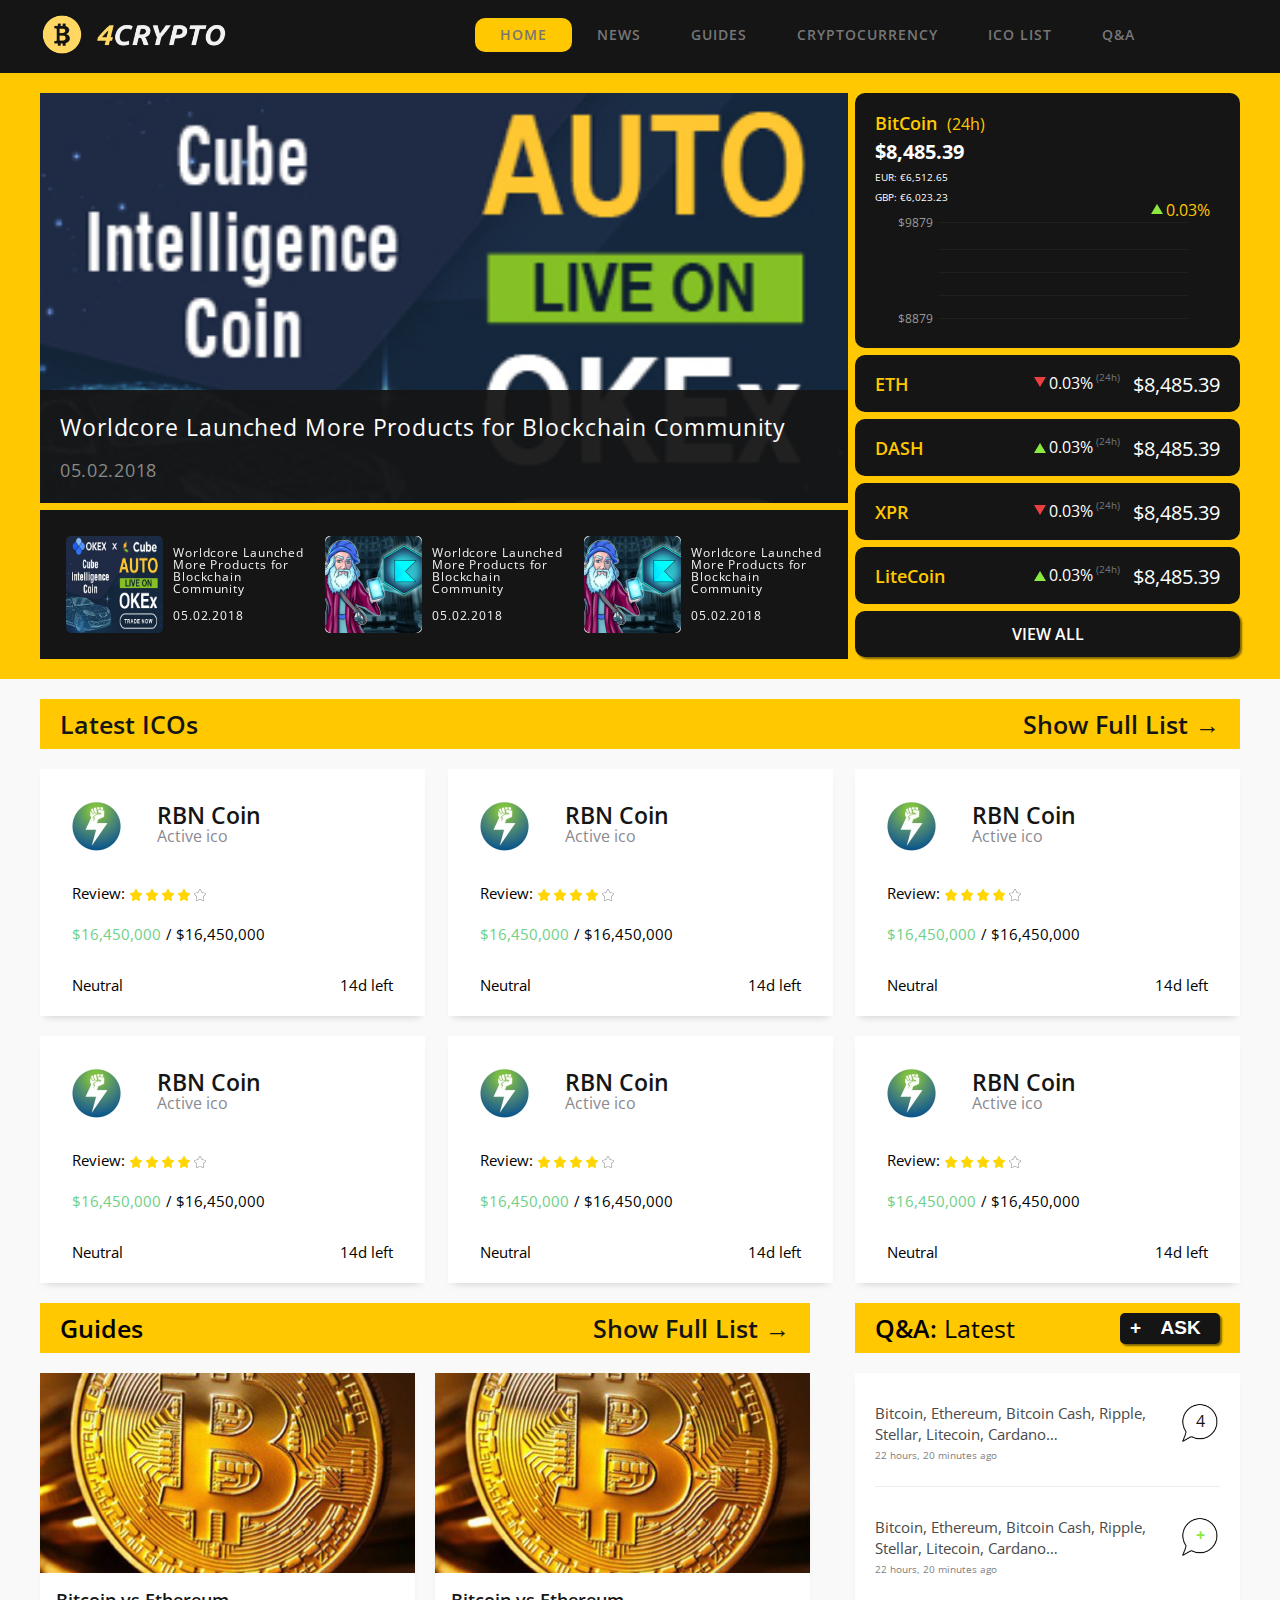
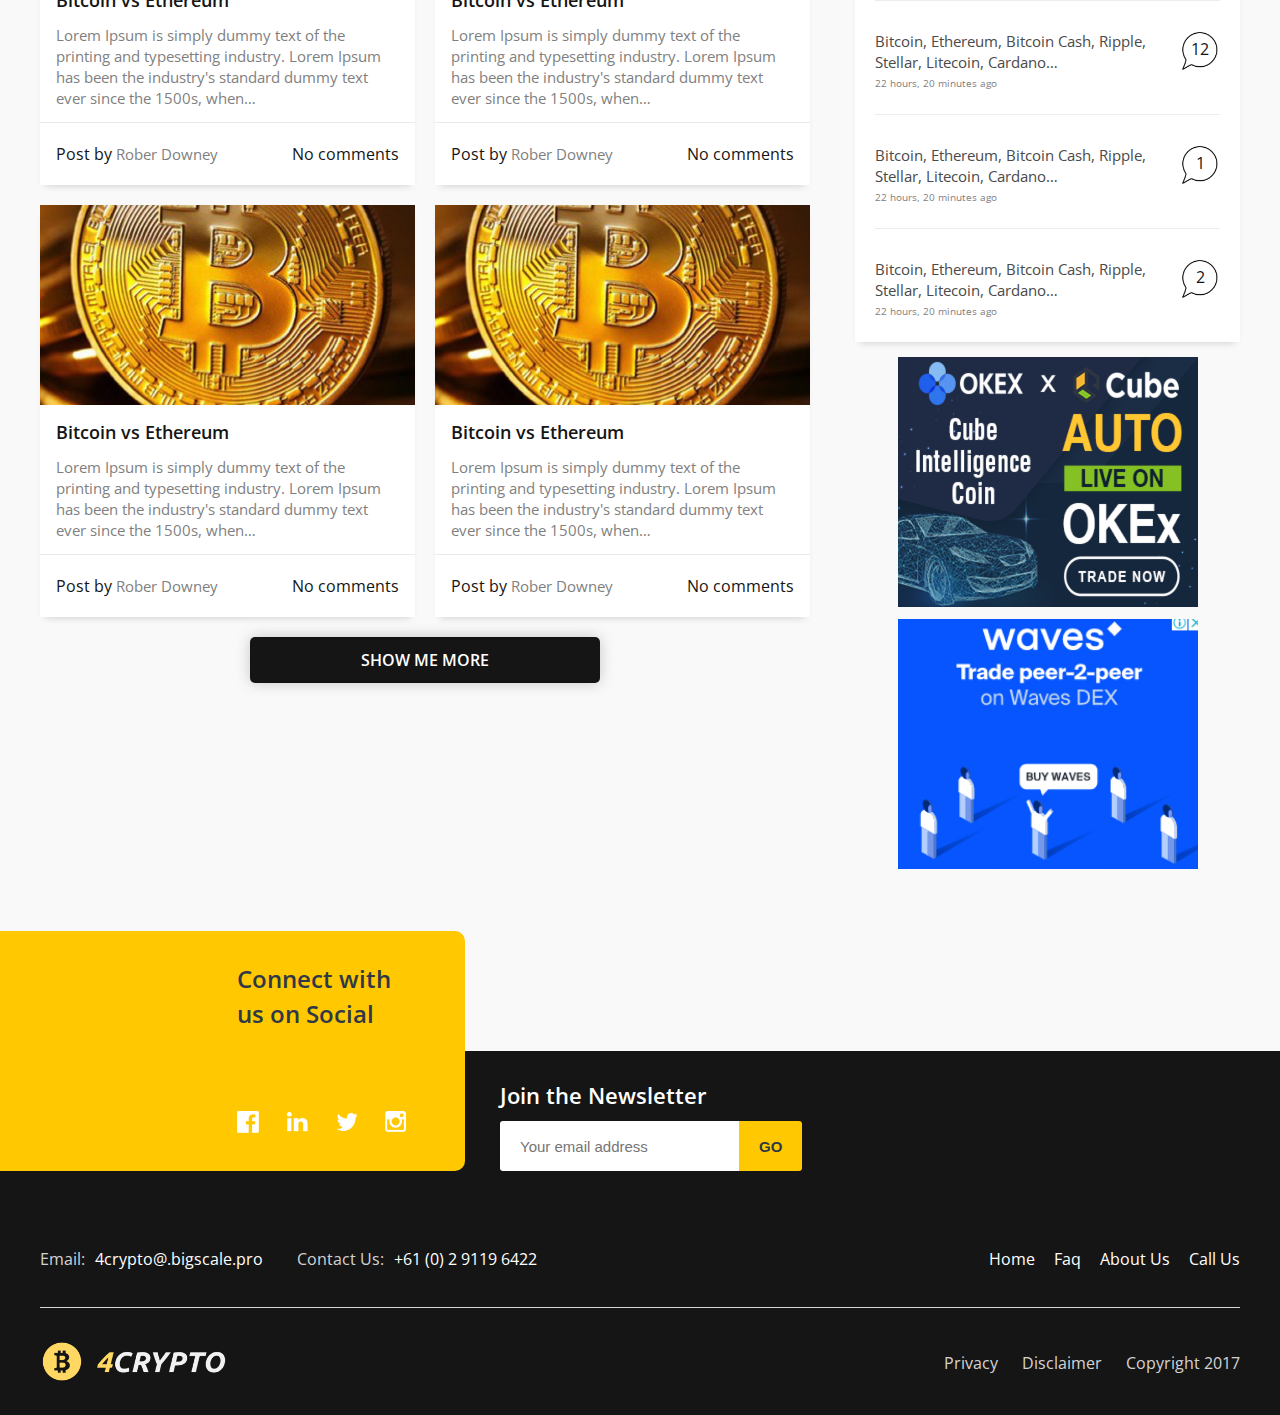
<file: index.html>
<!DOCTYPE html>
<html lang="en">
<head>
	<meta charset="UTF-8">
	<meta name="viewport" content="width=device-width, initial-scale=1, maximum-scale=1, user-scalable=no"/>
	<title>project big scale 1</title>
	<script src="js/jquery-3.1.1.min.js"></script>
	<script src="pluggins/slick-slider/slick.js"></script>
	<link rel="stylesheet" href="pluggins/slick-slider/slick.css">
	<script src="js/script.js"></script>
	<link rel="stylesheet" href="css/style.css">
	<script src="pluggins/slick-menu/jquery.slicknav.js"></script>
	<link rel="stylesheet" href="pluggins/slick-menu/slicknav.css">
	<link rel="stylesheet" href="http://code.ionicframework.com/ionicons/2.0.1/css/ionicons.min.css">
</head>
<body>

<div class="popup" data-popup="popup-1">
<div class="popup-inner search">
<input type="text" class="input" placeholder="Search...">
<button class="ion-ios-search-strong"></button>
<a class="popup-close" data-popup-close="popup-1" href="#">x</a>
</div>
</div>

	<header>
		<div class="top_header">
			<img src="img/ad2@2x.jpg" alt="header">
		</div>
		<nav>
			<div class="wrapper nav">
				<div class="logo">
				<a href="index.html">
					<img src="img/logo-white@2x.png" alt="4crypto">
				</a>
				</div>
				<ul class="menu">
					<li class="page_active"> 
						<a href="index.html">home</a>
						<ul class="submenu">
						<li><a href="index.html">main page</a></li>
						<li><a href="index.html">second page</a></li>
						</ul>
					</li>
					<li>
					<a href="news.html">news</a>
					<ul class="submenu">
						<li><a href="news.html">hot news</a></li>
						<li><a href="news.html">latest news</a></li>
					</ul>
					</li>
					<li><a href="guides.html">guides</a></li>
					<li class="comming_soon"><a href="cryptocurrency.html">cryptocurrency</a></li>
					<li class="comming_soon"><a href="icos.html">ico list</a></li>
					<li class="comming_soon"><a href="Q&A.html">q&a</a></li>
					<li class="search"><a class="btn1 ion-ios-search-strong ionicons" data-popup-open="popup-1" href="#" ></a></li>
					<li class="registration">
					<a href="#" class="ion-person-add ionicons"></a>
					</li>
				</ul>
			</div>
			<div class="crypto_values multiple-items first_crypto_val_block">
					<div class="value_block collapse">
						<div class="text_coin">
							<h4>BitCoin</h4><span class="hours">(24h)</span>
							<p class="cpi">$8,485.39</p>
							<p class="cost">EUR: €6,512.65</p>
							<p class="cost">GBP: €6,023.23</p>
							<p class="module pos">0.03%</p>
						</div>
					</div>
					<div class="value_block">
						<div class="text_coin">
						<h4>ETH</h4><span class="hours">(24h)</span>
						<p class="cpi">$8,485.39</p>
						<p class="cost">EUR: €6,512.65</p>
						<p class="cost">GBP: €6,023.23</p>
						<p class="module neg">0.03%</p>
						</div>
					</div>
					<div class="value_block">
						<div class="text_coin">
						<h4>DASH</h4><span class="hours">(24h)</span>
						<p class="cpi">$8,485.39</p>
						<p class="cost">EUR: €6,512.65</p>
						<p class="cost">GBP: €6,023.23</p>
						<p class="module pos">0.03%</p>
						</div>
					</div>
					<div class="value_block">
						<div class="text_coin">
						<h4>XPR</h4><span class="hours">(24h)</span>
						<p class="cpi">$8,485.39</p>
						<p class="cost">EUR: €6,512.65</p>
						<p class="cost">GBP: €6,023.23</p>
						<p class="module neg">0.03%</p>
						</div>
					</div>
					<div class="value_block">
						<div class="text_coin">
						<h4>LiteCoin</h4><span class="hours">(24h)</span>
						<p class="cpi">$8,485.39</p>
						<p class="cost">EUR: €6,512.65</p>
						<p class="cost">GBP: €6,023.23</p>
						<p class="module pos">0.03%</p>
						</div>
					</div>
				</div> <!-- crypto values -->
		</nav>


		<div class="crypto">
			<div class="wrapper">
				<div class="newspost">
					<div class="gnews slider-for">
						<div class="little_new">
						<a href="#">
							<img src="img/ad.jpg" alt='imggroup'>
							<div>
								<p>Worldcore Launched More Products for Blockchain Community</p>
								<data value="data">05.02.2018</data>
							</div>
						</a>
						</div>
						<div class="little_new">
						<a href="#">
							<img src="img/group-9@2x.jpg" alt='imggroup'>
							<div>
								<p>Worldcore Launched More Products for Blockchain Community</p>
								<data value="data">05.02.2018</data>
							</div>
						</a>
						</div>
						<div class="little_new">
						<a href="#">
							<img src="img/group-9@2x.jpg" alt='imggroup'>
							<div>
								<p>Worldcore Launched More Products for Blockchain Community</p>
								<data value="data">05.02.2018</data>
							</div>
						</a>
						</div>
						<div class="little_new">
						<a href="#">
							<img src="img/group-9@2x.jpg" alt='imggroup'>
							<div>
								<p>Gibraltar: ‘200’ ICOs Waiting To Launch On New Blockchain Exchange…</p>
								<data value="data">05.02.2018</data>
							</div>
						</a>
						</div>
						<div class="little_new">
						<a href="#">
							<img src="img/group-9@2x.jpg" alt='imggroup'>
							<div>
								<p>Hong Kong Stock Exchange Seeks Dialogue With Australian Counterpart…</p>
								<data value="data">05.02.2018</data>
							</div>
						</a>
						</div>
					</div>
					<div class="lnews slider-nav">
						<a href="#">
						<div class="little_new">
							<img src="img/ad.jpg" alt='imggroup'>
							<div>
								<p>Worldcore Launched More Products for Blockchain Community</p>
								<data value="data">05.02.2018</data>
							</div>
						</div>
						</a>
						<a href="#">
						<div class="little_new" >
							<img src="img/group-9@2x.jpg" alt='imggroup'>
							<div>
								<p>Worldcore Launched More Products for Blockchain Community</p>
								<data value="data">05.02.2018</data>
							</div>
						</div>
						</a>
						<a href="#">
						<div class="little_new">
							<img src="img/group-9@2x.jpg" alt='imggroup'>
							<div>
								<p>Worldcore Launched More Products for Blockchain Community</p>
								<data value="data">05.02.2018</data>
							</div>
						</div>
						</a>
						<a href="#">
						<div class="little_new">
							<img src="img/group-9@2x.jpg" alt='imggroup'>
							<div>
								<p>Gibraltar: ‘200’ ICOs Waiting To Launch On New Blockchain Exchange…</p>
								<data value="data">05.02.2018</data>
							</div>
						</div>
						</a>
						<a href="#">
						<div class="little_new little-last">
							<img src="img/group-9@2x.jpg" alt='imggroup'>
							<div>
								<p>Hong Kong Stock Exchange Seeks Dialogue With Australian Counterpart…</p>
								<data value="data">05.02.2018</data>
							</div>
						</div>
						</a>
					</div>
				</div>
				<div class="crypto_values second_crypto_val_block">
					<div class="value_block collapse">
						<div class="text_coin">
							<h4>BitCoin</h4><span class="hours">(24h)</span>
							<p class="cpi">$8,485.39</p>
							<p class="cost">EUR: €6,512.65</p>
							<p class="cost">GBP: €6,023.23</p>
							<p class="module pos">0.03%</p>
						</div>
						<div class="graphic">
							<div class="graph__wrapper">
							  <div class="coordinates">
							  	<span></span>
							  	<span></span>
							  	<span></span>
							  	<span></span>
							  	<span></span> 
							  </div>
							    <svg width="220px" height="107px" viewBox="0 0 280 107" version="1.1">
							      <defs>
							          <linearGradient x1="0%" y1="100%" x2="100%" y2="100%" id="linearGradient-1">
							              <stop stop-color="#ffec43" offset="0%"></stop>
							              <stop stop-color="#ffdc00" offset="41.7610013%"></stop>
							              <stop stop-color="#ffb400" offset="78.6870217%"></stop>
							              <stop stop-color="#ffc800" offset="100%"></stop>
							          </linearGradient>
							      </defs>
							      <g id="Page-1" stroke="none" stroke-width="1" fill="none" fill-rule="evenodd">
							          <path d="M2.10546875,95.75 L40.5546875,68.3476562 L55.2109375,81.1796875 L65.2148437,76.3945312 L96.1835937,86.8320312 L131.023438,19.9414062 L142.15625,23.7226562 L183.605469,2.1953125 L211.007812,22.3320312 L234.320312,71.5664062 L234.667969,83.0039062 L244.019531,83.0039062 L247.105469,88.8320312 L312.695312,104.839844" id="Path-1" stroke="url(#linearGradient-1)" stroke-width="4" class="path"></path>
							      </g>
							  </svg>
							</div>  
						</div>
					</div>
					<div class="value_block">
						<div class="text_coin">
						<h4>ETH</h4><span class="hours">(24h)</span>
						<p class="cpi">$8,485.39</p>
						<p class="cost">EUR: €6,512.65</p>
						<p class="cost">GBP: €6,023.23</p>
						<p class="module neg">0.03%</p>
						</div>
						<div class="graphic">
							<div class="graph__wrapper">
							  <div class="coordinates">
							  	<span></span>
							  	<span></span>
							  	<span></span>
							  	<span></span>
							  	<span></span> 
							  </div>
							    <svg width="220px" height="107px" viewBox="0 0 280 107" version="1.1">
							      <defs>
							          <linearGradient x1="0%" y1="100%" x2="100%" y2="100%" id="linearGradient-2">
							              <stop stop-color="#ffec43" offset="0%"></stop>
							              <stop stop-color="#ffdc00" offset="41.7610013%"></stop>
							              <stop stop-color="#ffb400" offset="78.6870217%"></stop>
							              <stop stop-color="#ffc800" offset="100%"></stop>
							          </linearGradient>
							      </defs>
							      <g id="Page-2" stroke="none" stroke-width="1" fill="none" fill-rule="evenodd">
							          <path d="M2.10546875,95.75 L40.5546875,68.3476562 L55.2109375,81.1796875 L65.2148437,76.3945312 L96.1835937,86.8320312 L131.023438,19.9414062 L142.15625,23.7226562 L183.605469,2.1953125 L211.007812,22.3320312 L234.320312,71.5664062 L234.667969,83.0039062 L244.019531,83.0039062 L247.105469,88.8320312 L312.695312,104.839844" id="Path-2" stroke="url(#linearGradient-2)" stroke-width="4" class="path"></path>
							      </g>
							  </svg>
							</div>  
						</div>
					</div>
					<div class="value_block">
						<div class="text_coin">
						<h4>DASH</h4><span class="hours">(24h)</span>
						<p class="cpi">$8,485.39</p>
						<p class="cost">EUR: €6,512.65</p>
						<p class="cost">GBP: €6,023.23</p>
						<p class="module pos">0.03%</p>
						</div>
						<div class="graphic">
							<div class="graph__wrapper">
							  <div class="coordinates">
							  	<span></span>
							  	<span></span>
							  	<span></span>
							  	<span></span>
							  	<span></span> 
							  </div>
							    <svg width="220px" height="107px" viewBox="0 0 280 107" version="1.1">
							     <defs>
							          <linearGradient x1="0%" y1="100%" x2="100%" y2="100%" id="linearGradient-3">
							              <stop stop-color="#ffec43" offset="0%"></stop>
							              <stop stop-color="#ffdc00" offset="41.7610013%"></stop>
							              <stop stop-color="#ffb400" offset="78.6870217%"></stop>
							              <stop stop-color="#ffc800" offset="100%"></stop>
							          </linearGradient>
							      </defs>
							      <g id="Page-3" stroke="none" stroke-width="1" fill="none" fill-rule="evenodd" >
							          <path d="M2.10546875,95.75 L40.5546875,68.3476562 L55.2109375,81.1796875 L65.2148437,76.3945312 L96.1835937,86.8320312 L131.023438,19.9414062 L142.15625,23.7226562 L183.605469,2.1953125 L211.007812,22.3320312 L234.320312,71.5664062 L234.667969,83.0039062 L244.019531,83.0039062 L247.105469,88.8320312 L312.695312,104.839844" id="Path-3" stroke="url(#linearGradient-3)" stroke-width="4" class="path"></path>
							      </g>
							  </svg>
							</div>  
						</div>
					</div>
					<div class="value_block">
						<div class="text_coin">
						<h4>XPR</h4><span class="hours">(24h)</span>
						<p class="cpi">$8,485.39</p>
						<p class="cost">EUR: €6,512.65</p>
						<p class="cost">GBP: €6,023.23</p>
						<p class="module neg">0.03%</p>
						</div>
						<div class="graphic">
							<div class="graph__wrapper">
							  <div class="coordinates">
							  	<span></span>
							  	<span></span>
							  	<span></span>
							  	<span></span>
							  	<span></span> 
							  </div>
							    <svg width="220px" height="107px" viewBox="0 0 280 107" version="1.1">
							     <defs>
							          <linearGradient x1="0%" y1="100%" x2="100%" y2="100%" id="linearGradient-4">
							              <stop stop-color="#ffec43" offset="0%"></stop>
							              <stop stop-color="#ffdc00" offset="41.7610013%"></stop>
							              <stop stop-color="#ffb400" offset="78.6870217%"></stop>
							              <stop stop-color="#ffc800" offset="100%"></stop>
							          </linearGradient>
							      </defs>
							      <g id="Page-4" stroke="none" stroke-width="1" fill="none" fill-rule="evenodd">
							          <path d="M2.10546875,95.75 L40.5546875,68.3476562 L55.2109375,81.1796875 L65.2148437,76.3945312 L96.1835937,86.8320312 L131.023438,19.9414062 L142.15625,23.7226562 L183.605469,2.1953125 L211.007812,22.3320312 L234.320312,71.5664062 L234.667969,83.0039062 L244.019531,83.0039062 L247.105469,88.8320312 L312.695312,104.839844" id="Path-4" stroke="url(#linearGradient-4)" stroke-width="4" class="path"></path>
							      </g>
							  </svg>
							</div>  
						</div>
					</div>
					<div class="value_block">
						<div class="text_coin">
						<h4>LiteCoin</h4><span class="hours">(24h)</span>
						<p class="cpi">$8,485.39</p>
						<p class="cost">EUR: €6,512.65</p>
						<p class="cost">GBP: €6,023.23</p>
						<p class="module pos">0.03%</p>
						</div>
						<div class="graphic">
							<div class="graph__wrapper">
							  <div class="coordinates">
							  	<span></span>
							  	<span></span>
							  	<span></span>
							  	<span></span>
							  	<span></span> 
							  </div>
							    <svg width="220px" height="107px" viewBox="0 0 280 107" version="1.1">
							      <defs>
							          <linearGradient x1="0%" y1="100%" x2="100%" y2="100%" id="linearGradient-5">
							              <stop stop-color="#ffec43" offset="0%"></stop>
							              <stop stop-color="#ffdc00" offset="41.7610013%"></stop>
							              <stop stop-color="#ffb400" offset="78.6870217%"></stop>
							              <stop stop-color="#ffc800" offset="100%"></stop>
							          </linearGradient>
							      </defs>
							      <g id="Page-5" stroke="none" stroke-width="1" fill="none" fill-rule="evenodd">
							          <path d="M2.10546875,95.75 L40.5546875,68.3476562 L55.2109375,81.1796875 L65.2148437,76.3945312 L96.1835937,86.8320312 L131.023438,19.9414062 L142.15625,23.7226562 L183.605469,2.1953125 L211.007812,22.3320312 L234.320312,71.5664062 L234.667969,83.0039062 L244.019531,83.0039062 L247.105469,88.8320312 L312.695312,104.839844" id="Path-5" stroke="url(#linearGradient-5)" stroke-width="4" class="path"></path>
							      </g>
							  </svg>
							</div>  
						</div>
					</div>
					<div id="button" class="ripple btn">View All</div>
				</div> <!-- crypto values -->
			</div>
		</div>
	</header>
	<section class="latesticos">
		<div class="wrapper">
			<div class="icos">
				<h2>Latest ICOs</h2>
				<a href="#"><span>Show Full List</span> 	&#8594;</a>
			</div>
			<div class="icos_blocks">
			
				<div class="icos_block">
					<a href="#"></a>
					<div class="name_coin">
						<img src="img/logo@2x.png" alt="icon_cion">
						<div>
							<h4>RBN Coin</h4>
							<p>Active ico</p>
						</div>
					</div>
					<p class="icos_rating">
						<span>Review:</span> 
						<span>
							<img src="img/shape@2x.png" alt="shape">
							<img src="img/shape@2x.png" alt="shape">
							<img src="img/shape@2x.png" alt="shape">
							<img src="img/shape@2x.png" alt="shape">
							<img src="img/shape2@2x.png" alt="shape">
						</span>
					</p>
					<p class="icos_cost">
						<span>$16,450,000</span>
						<span>/ $16,450,000</span>
					</p>
					<div class="left_ago">
						<div class="status">Neutral</div>
						<div class="d_left">14d left</div>
					</div>	
				</div>

			
				<div class="icos_block">
					<a href="#"></a>
					<div class="name_coin">
						<img src="img/logo@2x.png" alt="icon_cion">
						<div>
							<h4>RBN Coin</h4>
							<p>Active ico</p>
						</div>
					</div>
					<p class="icos_rating">
						<span>Review:</span> 
						<span>
							<img src="img/shape@2x.png" alt="shape">
							<img src="img/shape@2x.png" alt="shape">
							<img src="img/shape@2x.png" alt="shape">
							<img src="img/shape@2x.png" alt="shape">
							<img src="img/shape2@2x.png" alt="shape">
						</span>
					</p>
					<p class="icos_cost">
						<span>$16,450,000</span>
						<span>/ $16,450,000</span>
					</p>
					<div class="left_ago">
						<div class="status">Neutral</div>
						<div class="d_left">14d left</div>
					</div>	
				</div>
				<div class="icos_block">
					<a href="#"></a>
					<div class="name_coin">
						<img src="img/logo@2x.png" alt="icon_cion">
						<div>
							<h4>RBN Coin</h4>
							<p>Active ico</p>
						</div>
					</div>
					<p class="icos_rating">
						<span>Review:</span> 
						<span>
							<img src="img/shape@2x.png" alt="shape">
							<img src="img/shape@2x.png" alt="shape">
							<img src="img/shape@2x.png" alt="shape">
							<img src="img/shape@2x.png" alt="shape">
							<img src="img/shape2@2x.png" alt="shape">
						</span>
					</p>
					<p class="icos_cost">
						<span>$16,450,000</span>
						<span>/ $16,450,000</span>
					</p>
					<div class="left_ago">
						<div class="status">Neutral</div>
						<div class="d_left">14d left</div>
					</div>	
				</div>
				<div class="icos_block">
					<a href="#"></a>
					<div class="name_coin">
						<img src="img/logo@2x.png" alt="icon_cion">
						<div>
							<h4>RBN Coin</h4>
							<p>Active ico</p>
						</div>
					</div>
					<p class="icos_rating">
						<span>Review:</span> 
						<span>
							<img src="img/shape@2x.png" alt="shape">
							<img src="img/shape@2x.png" alt="shape">
							<img src="img/shape@2x.png" alt="shape">
							<img src="img/shape@2x.png" alt="shape">
							<img src="img/shape2@2x.png" alt="shape">
						</span>
					</p>
					<p class="icos_cost">
						<span>$16,450,000</span>
						<span>/ $16,450,000</span>
					</p>
					<div class="left_ago">
						<div class="status">Neutral</div>
						<div class="d_left">14d left</div>
					</div>	
				</div>
				<div class="icos_block">
					<a href="#"></a>
					<div class="name_coin">
						<img src="img/logo@2x.png" alt="icon_cion">
						<div>
							<h4>RBN Coin</h4>
							<p>Active ico</p>
						</div>
					</div>
					<p class="icos_rating">
						<span>Review:</span> 
						<span>
							<img src="img/shape@2x.png" alt="shape">
							<img src="img/shape@2x.png" alt="shape">
							<img src="img/shape@2x.png" alt="shape">
							<img src="img/shape@2x.png" alt="shape">
							<img src="img/shape2@2x.png" alt="shape">
						</span>
					</p>
					<p class="icos_cost">
						<span>$16,450,000</span>
						<span>/ $16,450,000</span>
					</p>
					<div class="left_ago">
						<div class="status">Neutral</div>
						<div class="d_left">14d left</div>
					</div>	
				</div>
				<div class="icos_block">
					<a href="#"></a>
					<div class="name_coin">
						<img src="img/logo@2x.png" alt="icon_cion">
						<div>
							<h4>RBN Coin</h4>
							<p>Active ico</p>
						</div>
					</div>
					<p class="icos_rating">
						<span>Review:</span> 
						<span>
							<img src="img/shape@2x.png" alt="shape">
							<img src="img/shape@2x.png" alt="shape">
							<img src="img/shape@2x.png" alt="shape">
							<img src="img/shape@2x.png" alt="shape">
							<img src="img/shape2@2x.png" alt="shape">
						</span>
					</p>
					<p class="icos_cost">
						<span>$16,450,000</span>
						<span>/ $16,450,000</span>
					</p>
					<div class="left_ago">
						<div class="status">Neutral</div>
						<div class="d_left">14d left</div>
					</div>	
				</div>
				
			</div>
		</div>
	</section>
	<section class="guidesandquestion">
		<div class="wrapper">
				<div class="guides">
					<div class="guides_header">
						<h2>Guides</h2>
						<a href="#"><span>Show Full List</span> 	&#8594;</a>
					</div>
					<div class="guides_blocks">
						<div class="guides_block">
							<a href="#"></a>
							<img src="img/mask-pic@2x.jpg" alt="mask_coin">
							<div>
								<h4>Bitcoin vs Ethereum</h4>
								<p>Lorem Ipsum is simply dummy text of the printing and typesetting industry. Lorem Ipsum has been the industry's standard dummy text ever since the 1500s, when…</p>
								<div>
									<span>Post by <a href="">Rober Downey</a></span>
									<span>No comments</span>
								</div>
							</div>
						</div>
						<div class="guides_block">
							<a href="#"></a>
							<img src="img/mask-pic@2x.jpg" alt="mask_coin">
							<div>
								<h4>Bitcoin vs Ethereum</h4>
								<p>Lorem Ipsum is simply dummy text of the printing and typesetting industry. Lorem Ipsum has been the industry's standard dummy text ever since the 1500s, when…</p>
								<div>
									<span>Post by <a href="">Rober Downey</a></span>
									<span>No comments</span>
								</div>
							</div>
						</div>
						<div class="guides_block">
						<a href="#"></a>
							<img src="img/mask-pic@2x.jpg" alt="mask_coin">
							<div>
								<h4>Bitcoin vs Ethereum</h4>
								<p>Lorem Ipsum is simply dummy text of the printing and typesetting industry. Lorem Ipsum has been the industry's standard dummy text ever since the 1500s, when…</p>
								<div>
									<span>Post by <a href="">Rober Downey</a></span>
									<span>No comments</span>
								</div>
							</div>
						</div>
						<div class="guides_block">
						<a href="#"></a>
							<img src="img/mask-pic@2x.jpg" alt="mask_coin">
							<div>
								<h4>Bitcoin vs Ethereum</h4>
								<p>Lorem Ipsum is simply dummy text of the printing and typesetting industry. Lorem Ipsum has been the industry's standard dummy text ever since the 1500s, when…</p>
								<div>
									<span>Post by <a href="">Rober Downey</a></span>
									<span>No comments</span>
								</div>
							</div>
						</div>

						<div class="guides_button_block">
							<div id="button2" class="ripple btn">SHOW ME MORE</div>
						</div>
					</div>
				</div>
				<div class="questions">
					<div class="question_header">
						<h2>Q&A: <span>Latest</span></h2>
						<button class="ask ripple btn" id="button3"><span>+</span>Ask</button>
					</div>
					<div class="question_blocks">
						<a class="question_block" href="#">
							<div>
								<h4>Bitcoin, Ethereum, Bitcoin Cash, Ripple, Stellar, Litecoin, Cardano…</h4>
								<data>22 hours, 20 minutes ago</data>
							</div>
							<div class="reply_val"><span>4</span></div>
						</a>
						<a class="question_block" href="#">
							<div>
								<h4>Bitcoin, Ethereum, Bitcoin Cash, Ripple, Stellar, Litecoin, Cardano…</h4>
								<data>22 hours, 20 minutes ago</data>
							</div>
							<div class="add_new_post reply_val"><span>+</span></div>
						</a>
						<a class="question_block" href="#">
							<div>
								<h4>Bitcoin, Ethereum, Bitcoin Cash, Ripple, Stellar, Litecoin, Cardano…</h4>
								<data>22 hours, 20 minutes ago</data>
							</div>
							<div class="reply_val"><span>12</span></div>
						</a>
						<a class="question_block" href="#">
							<div>
								<h4>Bitcoin, Ethereum, Bitcoin Cash, Ripple, Stellar, Litecoin, Cardano…</h4>
								<data>22 hours, 20 minutes ago</data>
							</div>
							<div class="reply_val"><span>1</span></div>
						</a>
						<a class="question_block" href="#">
							<div>
								<h4>Bitcoin, Ethereum, Bitcoin Cash, Ripple, Stellar, Litecoin, Cardano…</h4>
								<data>22 hours, 20 minutes ago</data>
							</div>
							<div class="reply_val"><span>2</span></div>
						</a>
					</div>
					<div class="banners">
						<div class="banner firstbanner">
							<img src="img/ad@2x.jpg" alt="banner">
						</div>
						<div class="banner secondbanner">
							<img src="img/ad1@2x.jpg" alt="banner">
						</div>

					</div>
				</div>
		</div>
	</section>

	<footer>
		<div class="social_icon_block">
			<div class="social_icon">
				<h4>Connect with us on Social</h4>
				<ul class="footer_social">
					<li><a href="#"><img src="img/facebook@2x.png" alt="facebook"></a></li>
					<li><a href="#"><img src="img/linkedin@2x.png" alt="linkedin"></a></li>
					<li><a href="#"><img src="img/twitter@2x.png" alt="twitter"></a></li>
					<li><a href="#"><img src="img/instagram@2x.png" alt="instagram"></a></li>
				</ul>
			</div>
		</div>
		<div class="join_news">
			<h4>Join the Newsletter</h4>
			<div class="form">
				<input type="text" placeholder="Your email address">
				<button type="submit">GO</button>
			</div>
		</div>
		<div class="contact">
			<div class="wrapper">
				<div class="cont">
					<span>Email:<a href="#">4crypto@.bigscale.pro</a></span>
					<span>Contact Us:<a href="#">+61 (0) 2 9119 6422</a></span>
				</div>
				<div class="footer_nav">
					<ul>
						<li><a href="#">Home</a></li>
						<li><a href="#">Faq</a></li>
						<li><a href="#">About Us</a></li>
						<li><a href="#">Call Us</a></li>
					</ul>
				</div>				
			</div>
		</div>
		<div class="footer_end">
			<div class="wrapper">
				<div class="logo">
					<a href="index.html"><img src="img/logo-white@2x.png" alt="logo"></a>
				</div>
				<div class="rules">
					<ul>
						<li><a href="#">Privacy</a></li>
						<li><a href="#">Disclaimer</a></li>
						<li><a href="#">Copyright 2017</a></li>
					</ul>
				</div>
			</div>
		</div>
	</footer>

</body>
</html>
</file>
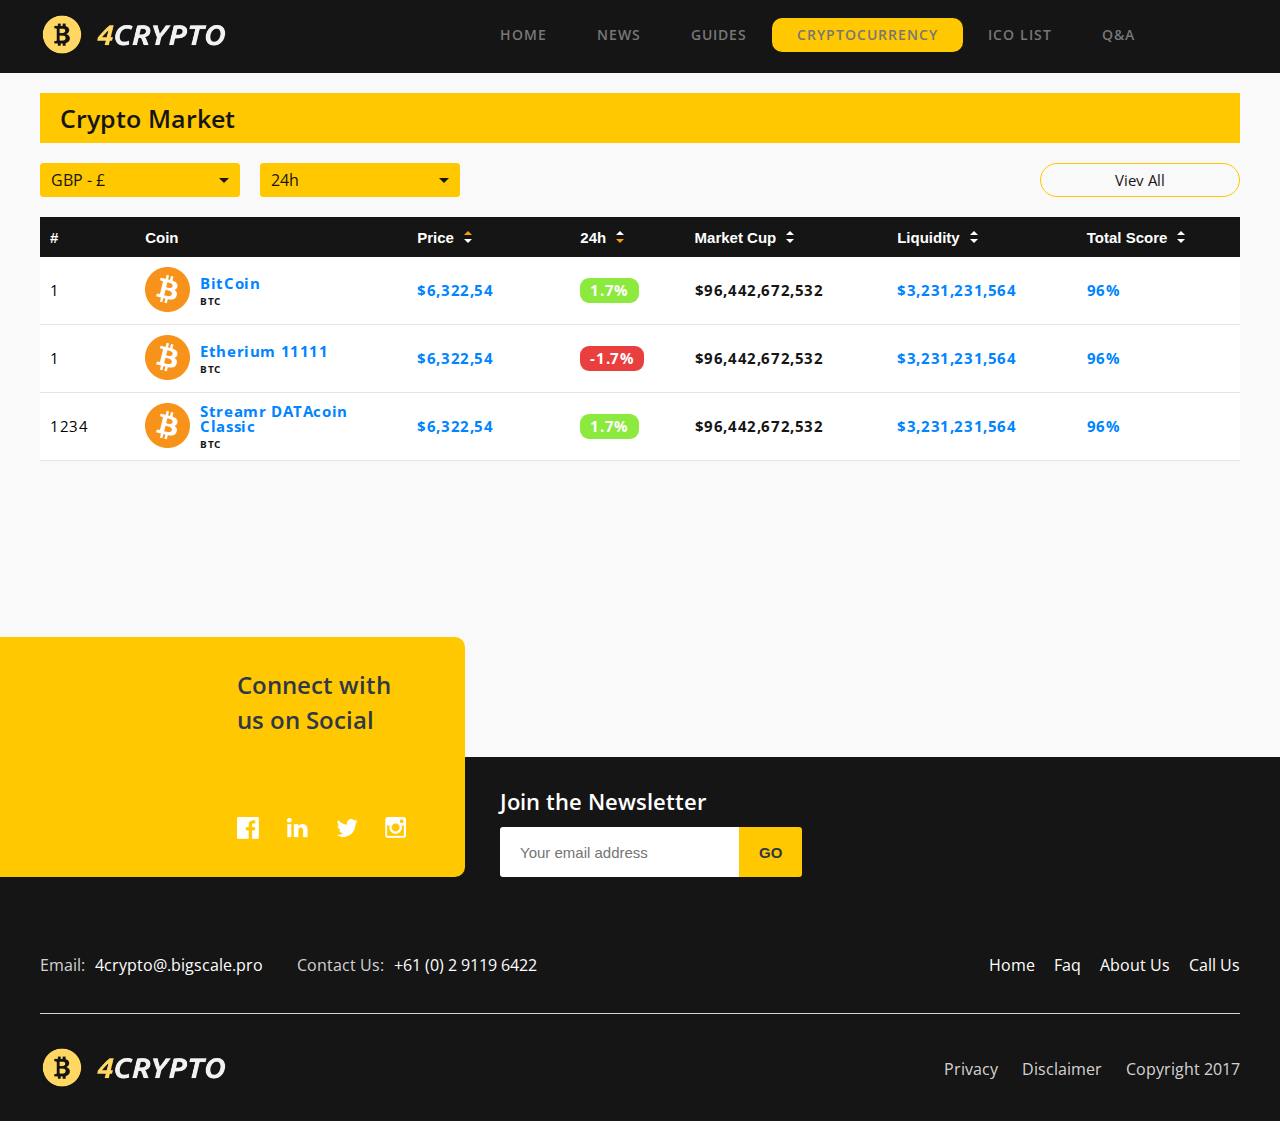
<file: cryptocurrency.html>
<!DOCTYPE html>
<html lang="en">

<head>
	<meta charset="UTF-8">
	<meta name="viewport" content="width=device-width, initial-scale=1, maximum-scale=1, user-scalable=no"/>
	<title>project big scale 1</title>
	<script src="js/jquery-3.1.1.min.js"></script>
	<script src="pluggins/slick-slider/slick.js"></script>
	<link rel="stylesheet" href="pluggins/slick-slider/slick.css">
	<script src="js/script.js"></script>
	<link rel="stylesheet" href="css/style.css">
	<script src="pluggins/slick-menu/jquery.slicknav.js"></script>
	<link rel="stylesheet" href="pluggins/slick-menu/slicknav.css">
	<link rel="stylesheet" href="http://code.ionicframework.com/ionicons/2.0.1/css/ionicons.min.css">
  <script src="js/cryptocurrency.js"></script>
</head>
<body>

<div class="popup" data-popup="popup-1">
<div class="popup-inner search">
<input type="text" class="input" placeholder="Search...">
<button class="ion-ios-search-strong"></button>
<a class="popup-close" data-popup-close="popup-1" href="#">x</a>
</div>
</div>

<header>
    <div class="top_header">
      <img src="img/ad2@2x.jpg" alt="header">
    </div>
    <nav>
      <div class="wrapper nav">
        <div class="logo">
        <a href="index.html">
          <img src="img/logo-white@2x.png" alt="4crypto">
        </a>
        </div>
        <ul class="menu">
          <li > 
            <a href="index.html">home</a>
            <ul class="submenu">
            <li><a href="index.html">main page</a></li>
            <li><a href="index.html">second page</a></li>
            </ul>
          </li>
          <li>
          <a href="news.html">news</a>
          <ul class="submenu">
            <li><a href="news.html">hot news</a></li>
            <li><a href="news.html">latest news</a></li>
          </ul>
          </li>
          <li><a href="guides.html">guides</a></li>
          <li class="page_active"><a href="cryptocurrency.html">cryptocurrency</a></li>
          <li ><a href="icos.html">ico list</a></li>
          <li ><a href="Q&A.html">q&a</a></li>
          <li class="search"><a class="btn1 ion-ios-search-strong ionicons" data-popup-open="popup-1" href="#" ></a></li>
          <li class="registration">
          <a href="#" class="ion-person-add ionicons"></a>
          </li>
        </ul>
      </div>
      <div class="crypto_values multiple-items first_crypto_val_block">
          <div class="value_block collapse">
            <div class="text_coin">
              <h4>BitCoin</h4><span class="hours">(24h)</span>
              <p class="cpi">$8,485.39</p>
              <p class="cost">EUR: €6,512.65</p>
              <p class="cost">GBP: €6,023.23</p>
              <p class="module pos">0.03%</p>
            </div>
          </div>
          <div class="value_block">
            <div class="text_coin">
            <h4>ETH</h4><span class="hours">(24h)</span>
            <p class="cpi">$8,485.39</p>
            <p class="cost">EUR: €6,512.65</p>
            <p class="cost">GBP: €6,023.23</p>
            <p class="module neg">0.03%</p>
            </div>
          </div>
          <div class="value_block">
            <div class="text_coin">
            <h4>DASH</h4><span class="hours">(24h)</span>
            <p class="cpi">$8,485.39</p>
            <p class="cost">EUR: €6,512.65</p>
            <p class="cost">GBP: €6,023.23</p>
            <p class="module pos">0.03%</p>
            </div>
          </div>
          <div class="value_block">
            <div class="text_coin">
            <h4>XPR</h4><span class="hours">(24h)</span>
            <p class="cpi">$8,485.39</p>
            <p class="cost">EUR: €6,512.65</p>
            <p class="cost">GBP: €6,023.23</p>
            <p class="module neg">0.03%</p>
            </div>
          </div>
          <div class="value_block">
            <div class="text_coin">
            <h4>LiteCoin</h4><span class="hours">(24h)</span>
            <p class="cpi">$8,485.39</p>
            <p class="cost">EUR: €6,512.65</p>
            <p class="cost">GBP: €6,023.23</p>
            <p class="module pos">0.03%</p>
            </div>
          </div>
        </div> <!-- crypto values -->
    </nav>
    </header>





<div class="wrapper">


<div class="cryptocurrency">
<div class="latest_news_header icos">
    <h2>Crypto Market</h2>
</div>
<div class="cryptocurrency_filter">
<div class="crypto_filter">
<ul class="filter_left_crypto">
  <li class="now_value"></li>
  <li class="now_toggle">
  <ul class="ul_in_ul">
    <li class="ul_in_ul_cur_li">
    <ul class="ul_in_ul_cur">
      <li><input type="text" placeholder="Select A Country" class="myInput"></li>
    </ul>
    </li>
    <li class="ul_li_dragabble">
      <ul class="ul_li_dragabble">
       <li class="cur_name" data-country-code='UK' data-country-name='United kingdom of great britain and northern ireland'>
        <div class="c_flag">
          <img src="img/country_flags/gb-flag.png" alt="flag">
        </div>
        <div>
          <p class="cur_cur_name">GBP - £</p>
        </div>
      </li>
       <li class="cur_name" data-country-code='SP' data-country-name='spain'>
        <div class="c_flag">
          <img src="img/country_flags/Flag_of_Spain.png" alt="flag">
        </div>
        <div>
          <p class="cur_cur_name">EUR - €</p>
        </div>
      </li>
      <li class="cur_name" data-country-code='US' data-country-name="United states of america">
      <div class="c_flag">
        <img src="img/country_flags/flag.png" alt="flag">
      </div>
      <div>
      <p class="cur_cur_name">USD - $</p>
      </div>
      </li>
      
     <li class="cur_name" data-country-code='UA' data-country-name='Ukraina'>
       <div class="c_flag">
         <img src="img/country_flags/ua_flag.png" alt="flag">
       </div>
       <div>
         <p class="cur_cur_name">UAH - ₴</p>
       </div>
     </li>
     <li class="cur_name" data-country-code='RU' data-country-name='Russian Federation'>
       <div class="c_flag">
         <img src="img/country_flags/russia_flag_png.png" alt="flag">
       </div>
       <div>
         <p class="cur_cur_name">RUB - ₽</p>
       </div>
     </li>
      <li class="cur_name" data-country-code='JP' data-country-name='Japan'>
       <div class="c_flag">
         <img src="img/country_flags/japan_flag_png.png" alt="flag">
       </div>
       <div>
         <p class="cur_cur_name">YEN - ¥</p>
       </div>
     </li>
     <li class="cur_name" data-country-code='FR' data-country-name='France'>
       <div class="c_flag">
         <img src="img/country_flags/france_flag.png" alt="flag">
       </div>
       <div>
         <p class="cur_cur_name">EUR - €</p>
       </div>
     </li>
    </ul>
  </li>
  </ul> <!-- ul_in_ul -->
  </li> <!-- now_toggle -->
</ul>


<ul class="filter_left_crypto">
  <li class="how_long_value"></li>
  <li class="how_long_toggle">
  <ul class="time_ul_in_ul">
    <li class="time_ul_li_dragabble">
      <ul class="time_ul_li_dragabble">
      <li class="time_name">
      <div>
      <p class="time_time_name">24h</p>
      </div>
      </li>
       <li class="time_name">
      <div>
      <p class="time_time_name">7d</p>
      </div>
      </li>
      <li class="time_name">
      <div>
      <p class="time_time_name">14d</p>
      </div>
      </li>
      <li class="time_name">
      <div>
      <p class="time_time_name">30d</p>
      </div>
      </li>
      <li class="time_name">
      <div>
      <p class="time_time_name">60d</p>
      </div>
      </li>
      <li class="time_name">
      <div>
      <p class="time_time_name">90d</p>
      </div>
      </li>
      <li class="time_name">
      <div>
      <p class="time_time_name">Max</p>
      </div>
      </li>
    </ul>
  </li>
  </ul> <!-- ul_in_ul -->
  </li> <!-- now_toggle -->
</ul>




</div>
<div><a href="#">Viev All</a></div>
</div>


<div class="crypto_currency_container">
  <div>
  <table>
    <thead>
      <tr>
        <th>
        <button class="sort">#</button>
        </th>
        <th><button class="sort">Coin</button></th> 
        <th>
          <div>
            <button class="sort">Price</button>
            <div class="sort_button">
            <div class="sort_order top major"></div>
            <div class="sort_order bottom minor"></div>
            </div>
          </div>
        </th>
        <th>
          <div>
            <button class="sort how_many_hours"></button>
            <div class="sort_button">
            <div class="sort_order top minor"></div>
            <div class="sort_order bottom major"></div>
            </div>
          </div>
        </th>
        <th>
          <div>
            <button class="sort">Market Cup</button>
            <div class="sort_button">
            <div class="sort_order top minor"></div>
            <div class="sort_order bottom minor"></div>
            </div>
          </div>
        </th>
        <th>
          <div>
            <button class="sort">Liquidity</button>
            <div class="sort_button">
            <div class="sort_order top minor"></div>
            <div class="sort_order bottom minor"></div>
            </div>
          </div>
        </th>
        <th>
          <div>
            <button class="sort">Total Score</button>
            <div class="sort_button">
            <div class="sort_order top minor"></div>
            <div class="sort_order bottom minor"></div>
            </div>
          </div>
        </th>
      </tr>
    </thead>
    <tbody>
      <tr>
        <td>1</td>
        <td>
        <a href="#">
        <div>
        <img src="img/bitcoin-910307_960_720.png" alt="coin">
        </div>
        <div>
          <p>BitCoin</p>
          <p>BTC</p>
        </div>
        </a>
        </td> 
        <td>$6,322,54</td>
        <td><span class="pos">1.7%</span></td>
        <td>$96,442,672,532</td>
        <td>$3,231,231,564</td>
        <td>96%</td>
      </tr>
       <tr>
        <td>1</td>
        <td>
        <a href="#">
        <div>
        <img src="img/bitcoin-910307_960_720.png" alt="coin">
        </div>
        <div>
          <p>Etherium 11111</p>
          <p>BTC</p>
        </div>
        </a>
        </td> 
        <td>$6,322,54</td>
        <td><span class="neg">-1.7%</span></td>
        <td>$96,442,672,532</td>
        <td>$3,231,231,564</td>
        <td>96%</td>
      </tr>
       <tr>
        <td>1234</td>
        <td>
        <a href="#">
        <div>
        <img src="img/bitcoin-910307_960_720.png" alt="coin">
        </div>
        <div>
          <p>Streamr DATAcoin Classic</p>
          <p>BTC</p>
        </div>
        </a>
        </td> 
        <td>$6,322,54</td>
        <td><span class="pos">1.7%</span></td>
        <td>$96,442,672,532</td>
        <td>$3,231,231,564</td>
        <td>96%</td>
      </tr>
    </tbody>
  </table>
  </div>
  <div>
  <table>
    <thead>
      <tr>
        <th>
        <button class="sort">#</button>
        </th>
        <th><button class="sort">Coin</button></th> 
      </tr>
    </thead>
    <tbody>
      <tr>
        <td>1</td>
        <td>
        <a href="#">
        <div>
        <img src="img/bitcoin-910307_960_720.png" alt="coin">
        </div>
        <div>
          <p>BitCoin</p>
          <p>BTC</p>
        </div>
        </a>
        </td> 
      </tr>
       <tr>
        <td>1</td>
        <td>
        <a href="#">
        <div>
        <img src="img/bitcoin-910307_960_720.png" alt="coin">
        </div>
        <div>
          <p>Etherium 11111</p>
          <p>BTC</p>
        </div>
        </a>
        </td> 
      </tr>
       <tr>
        <td>1234</td>
        <td>
        <a href="#">
        <div>
        <img src="img/bitcoin-910307_960_720.png" alt="coin">
        </div>
        <div>
          <p>Streamr DATAcoin Classic</p>
          <p>BTC</p>
        </div>
        </a>
        </td> 
      </tr>
    </tbody>
  </table>
  </div>
</div>


</div> 
</div><!-- wrapper -->


<br>
<br>
<br>
<br>
<br>
<br>

<footer>
    <div class="social_icon_block">
      <div class="social_icon">
        <h4>Connect with us on Social</h4>
        <ul class="footer_social">
          <li><a href="#"><img src="img/facebook@2x.png" alt="facebook"></a></li>
          <li><a href="#"><img src="img/linkedin@2x.png" alt="linkedin"></a></li>
          <li><a href="#"><img src="img/twitter@2x.png" alt="twitter"></a></li>
          <li><a href="#"><img src="img/instagram@2x.png" alt="instagram"></a></li>
        </ul>
      </div>
    </div>
    <div class="join_news">
      <h4>Join the Newsletter</h4>
      <div class="form">
        <input type="text" placeholder="Your email address">
        <button type="submit">GO</button>
      </div>
    </div>
    <div class="contact">
      <div class="wrapper">
        <div class="cont">
          <span>Email:<a href="#">4crypto@.bigscale.pro</a></span>
          <span>Contact Us:<a href="#">+61 (0) 2 9119 6422</a></span>
        </div>
        <div class="footer_nav">
          <ul>
            <li><a href="#">Home</a></li>
            <li><a href="#">Faq</a></li>
            <li><a href="#">About Us</a></li>
            <li><a href="#">Call Us</a></li>
          </ul>
        </div>        
      </div>
    </div>
    <div class="footer_end">
      <div class="wrapper">
        <div class="logo">
          <a href="index.html"><img src="img/logo-white@2x.png" alt="logo"></a>
        </div>
        <div class="rules">
          <ul>
            <li><a href="#">Privacy</a></li>
            <li><a href="#">Disclaimer</a></li>
            <li><a href="#">Copyright 2017</a></li>
          </ul>
        </div>
      </div>
    </div>
  </footer>
</body>
</html>
</file>
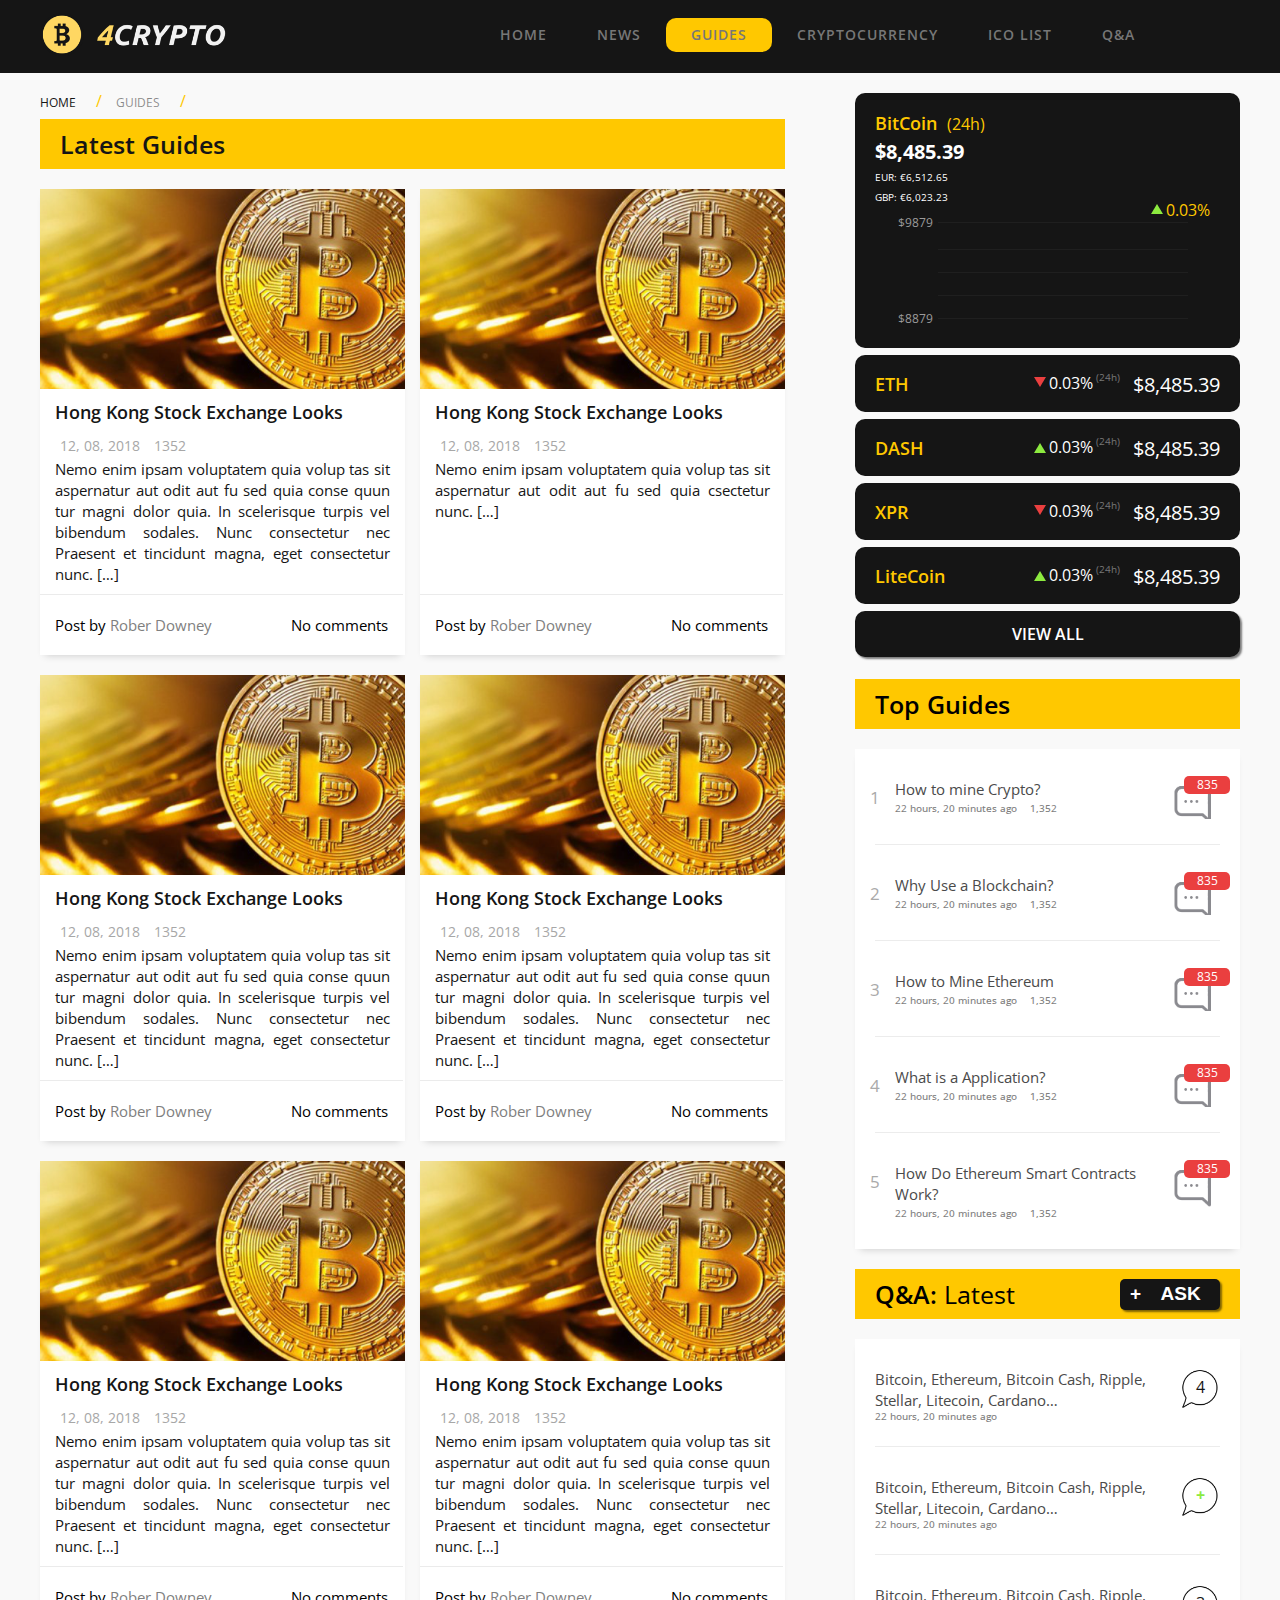
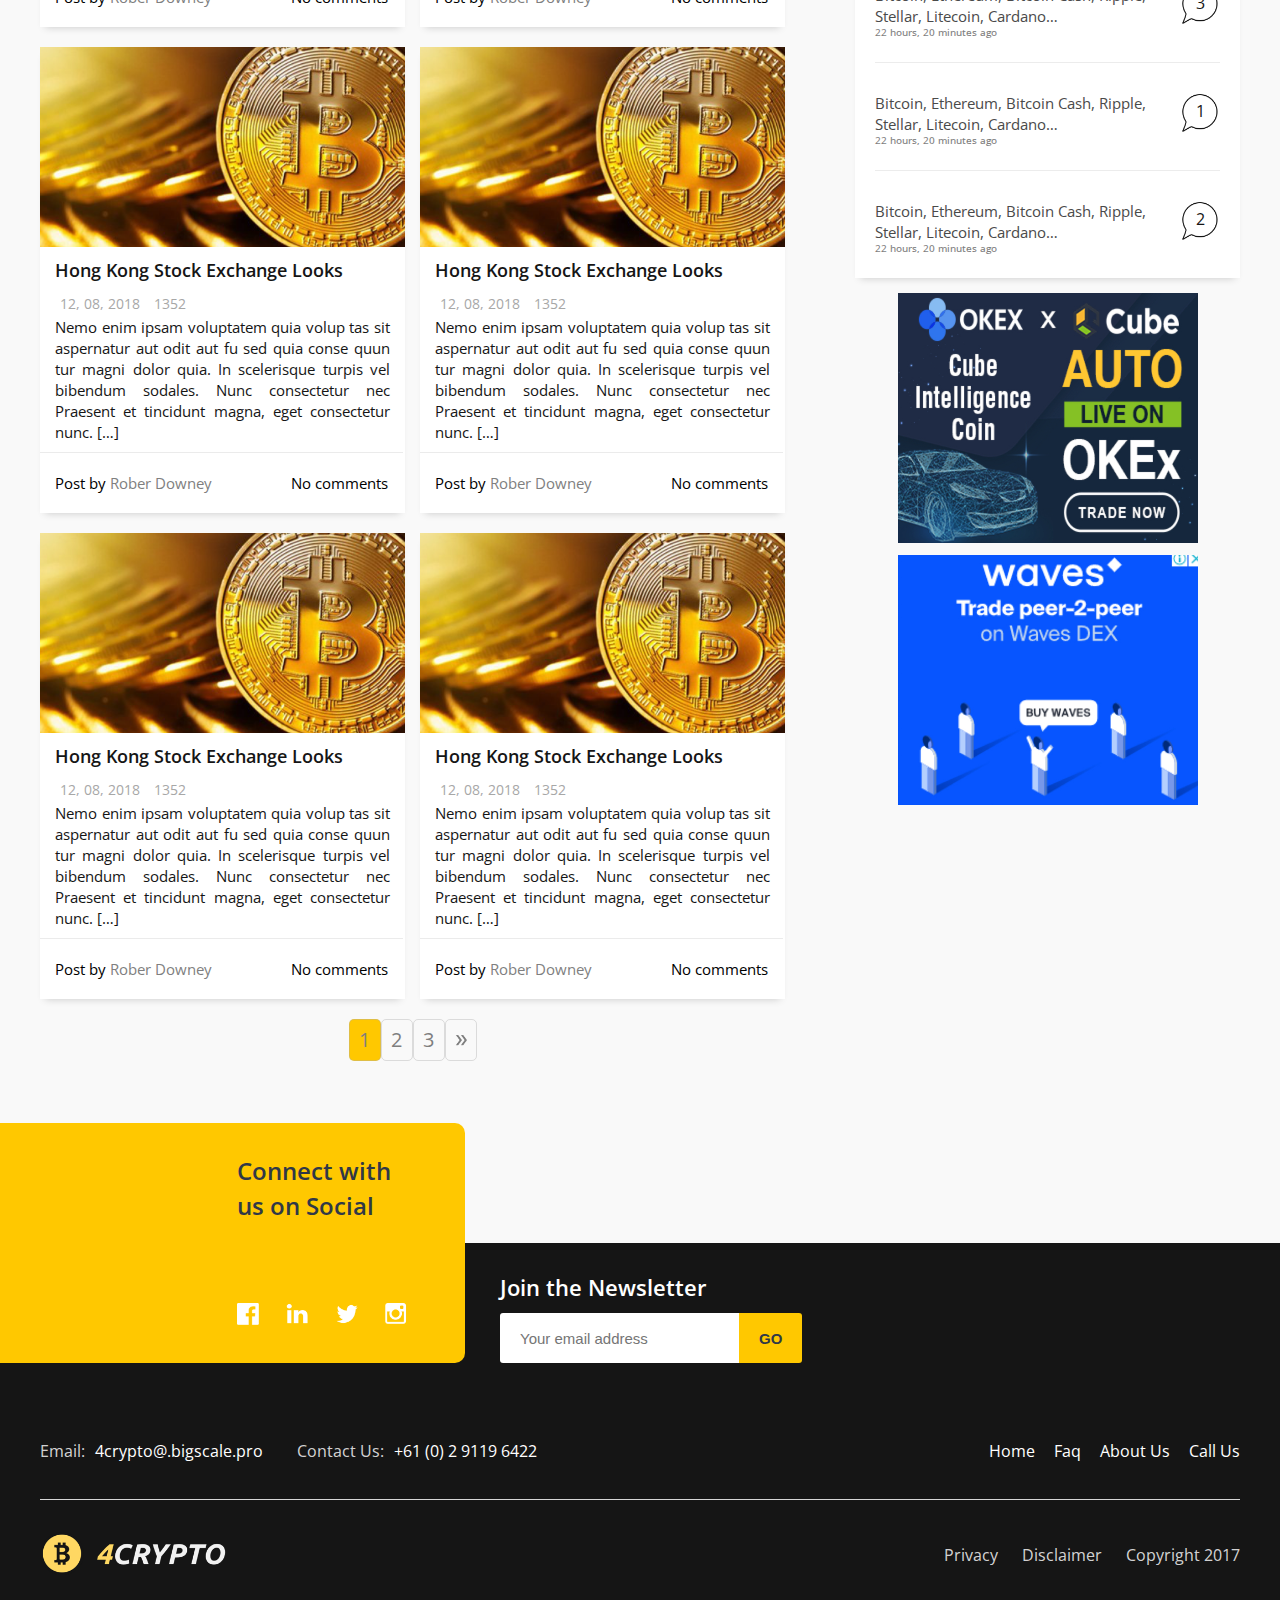
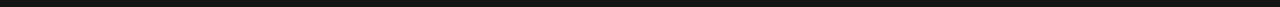
<file: guides.html>
<!DOCTYPE html>
<html lang="en">
<head>
	<meta charset="UTF-8">
	<meta name="viewport" content="width=device-width, initial-scale=1, maximum-scale=1, user-scalable=no"/>
	<title>project big scale 1</title>
	<script src="js/jquery-3.1.1.min.js"></script>
	<script src="pluggins/slick-slider/slick.js"></script>
	<link rel="stylesheet" href="pluggins/slick-slider/slick.css">
	<script src="js/script.js"></script>
	<link rel="stylesheet" href="css/style.css">
	<script src="pluggins/slick-menu/jquery.slicknav.js"></script>
	<link rel="stylesheet" href="pluggins/slick-menu/slicknav.css">
	<link rel="stylesheet" href="http://code.ionicframework.com/ionicons/2.0.1/css/ionicons.min.css">
</head>
<body>

<div class="popup" data-popup="popup-1">
<div class="popup-inner search">
<input type="text" class="input" placeholder="Search...">
<button class="ion-ios-search-strong"></button>
<a class="popup-close" data-popup-close="popup-1" href="#">x</a>
</div>
</div>


<header>
		<div class="top_header">
			<img src="img/ad2@2x.jpg" alt="header">
		</div>
		<nav>
			<div class="wrapper nav">
				<div class="logo">
				<a href="index.html">
					<img src="img/logo-white@2x.png" alt="4crypto">
				</a>
				</div>
				<ul class="menu">
					<li> 
						<a href="index.html">home</a>
						<ul class="submenu">
						<li><a href="index.html">main page</a></li>
						<li><a href="index.html">second page</a></li>
						</ul>
					</li>
					<li>
					<a href="news.html">news</a>
					<ul class="submenu">
						<li><a href="news.html">hot news</a></li>
						<li><a href="news.html">latest news</a></li>
					</ul>
					</li>
					<li class="page_active"><a href="guides.html">guides</a></li>
					<li class="comming_soon"><a href="cryptocurrency.html">cryptocurrency</a></li>
					<li class="comming_soon"><a href="icos.html">ico list</a></li>
					<li class="comming_soon"><a href="Q&A.html">q&a</a></li>
					<li class="search"><a class="btn1 ion-ios-search-strong ionicons" data-popup-open="popup-1" href="#" ></a></li>
					<li class="registration">
					<a href="#" class="ion-person-add ionicons"></a>
					</li>
				</ul>
			</div>
			<div class="crypto_values multiple-items first_crypto_val_block">
					<div class="value_block collapse">
						<div class="text_coin">
							<h4>BitCoin</h4><span class="hours">(24h)</span>
							<p class="cpi">$8,485.39</p>
							<p class="cost">EUR: €6,512.65</p>
							<p class="cost">GBP: €6,023.23</p>
							<p class="module pos">0.03%</p>
						</div>
					</div>
					<div class="value_block">
						<div class="text_coin">
						<h4>ETH</h4><span class="hours">(24h)</span>
						<p class="cpi">$8,485.39</p>
						<p class="cost">EUR: €6,512.65</p>
						<p class="cost">GBP: €6,023.23</p>
						<p class="module neg">0.03%</p>
						</div>
					</div>
					<div class="value_block">
						<div class="text_coin">
						<h4>DASH</h4><span class="hours">(24h)</span>
						<p class="cpi">$8,485.39</p>
						<p class="cost">EUR: €6,512.65</p>
						<p class="cost">GBP: €6,023.23</p>
						<p class="module pos">0.03%</p>
						</div>
					</div>
					<div class="value_block">
						<div class="text_coin">
						<h4>XPR</h4><span class="hours">(24h)</span>
						<p class="cpi">$8,485.39</p>
						<p class="cost">EUR: €6,512.65</p>
						<p class="cost">GBP: €6,023.23</p>
						<p class="module neg">0.03%</p>
						</div>
					</div>
					<div class="value_block">
						<div class="text_coin">
						<h4>LiteCoin</h4><span class="hours">(24h)</span>
						<p class="cpi">$8,485.39</p>
						<p class="cost">EUR: €6,512.65</p>
						<p class="cost">GBP: €6,023.23</p>
						<p class="module pos">0.03%</p>
						</div>
					</div>
				</div> <!-- crypto values -->
		</nav>
</header>





<div class="container_news guidesandquestion">
	<div class="wrapper">

		<div class="container_news_left latest_guides">
			<div class="breadcrumbs">
				<ul>
					<li class="prev_crumb"><a href="index.html">home</a></li>
					<li class="now_crumb"><a href="guides.html">guides</a></li>
				</ul>
			</div>	<!-- breadcrumbs -->
			<div class="container_news_left_header">
				<div class="latest_news_header icos">
					<h2>Latest Guides</h2>
				</div>
			</div>
			<div class="single_news_containers single_guides_double_row_containers">
				<div class="single_news_container">
					<a href="single_guides.html"></a>
						<div class="guides_container_text_img">
							<img src="img/guides/mask-pic@2x.png" alt="coin">
						</div>
					<div class="single_news_container_title">
						<h2>Hong Kong Stock Exchange Looks</h2>
						<div class="single_news_container_title_signature">
							<div class="guides_data_and_author">
								<span><span class="ion-ios-calendar-outline ionicons"></span>12, 08, 2018</span>
								<span><span class="ion-eye ionicons"></span>1352</span>
							</div>
						</div>
					</div>
					<div class="guides_container_text">
						<div class="guides_container_text_content">
							<p>Nemo enim ipsam voluptatem quia volup tas sit aspernatur aut odit aut fu sed quia conse quun tur magni dolor quia. In scelerisque turpis vel bibendum sodales. Nunc consectetur nec Praesent et tincidunt magna, eget consectetur nunc. […]</p>
							<div class="guides_container_text_content_author">
								<span>Post by <a href="http://google.com">Rober Downey</a></span>
								<span>No comments</span>
							</div>
						</div>
					</div>
				</div> <!-- single_news_container -->


				<div class="single_news_container">
					<a href="single_guides.html"></a>
						<div class="guides_container_text_img">
							<img src="img/guides/mask-pic@2x.png" alt="coin">
						</div>
					<div class="single_news_container_title">
						<h2>Hong Kong Stock Exchange Looks</h2>
						<div class="single_news_container_title_signature">
							<div class="guides_data_and_author">
								<span><span class="ion-ios-calendar-outline ionicons"></span>12, 08, 2018</span>
								<span><span class="ion-eye ionicons"></span>1352</span>
							</div>
						</div>
					</div>
					<div class="guides_container_text">
						<div class="guides_container_text_content">
							<p>Nemo enim ipsam voluptatem quia volup tas sit aspernatur aut odit aut fu sed quia csectetur nunc. […]</p>
							<div class="guides_container_text_content_author">
								<span>Post by <a href="">Rober Downey</a></span>
								<span>No comments</span>
							</div>
						</div>
					</div>
				</div> <!-- single_news_container -->

				<div class="single_news_container">
				<a href="single_guides.html"></a>
						<div class="guides_container_text_img">
							<img src="img/guides/mask-pic@2x.png" alt="coin">
						</div>
					<div class="single_news_container_title">
						<h2>Hong Kong Stock Exchange Looks</h2>
						<div class="single_news_container_title_signature">
							<div class="guides_data_and_author">
								<span><span class="ion-ios-calendar-outline ionicons"></span>12, 08, 2018</span>
								<span><span class="ion-eye ionicons"></span>1352</span>
							</div>
						</div>
					</div>
					<div class="guides_container_text">
						<div class="guides_container_text_content">
							<p>Nemo enim ipsam voluptatem quia volup tas sit aspernatur aut odit aut fu sed quia conse quun tur magni dolor quia. In scelerisque turpis vel bibendum sodales. Nunc consectetur nec Praesent et tincidunt magna, eget consectetur nunc. […]</p>
							<div class="guides_container_text_content_author">
								<span>Post by <a href="">Rober Downey</a></span>
								<span>No comments</span>
							</div>
						</div>
					</div>
				</div> <!-- single_news_container -->

				<div class="single_news_container">
				<a href="single_guides.html"></a>
						<div class="guides_container_text_img">
							<img src="img/guides/mask-pic@2x.png" alt="coin">
						</div>
					<div class="single_news_container_title">
						<h2>Hong Kong Stock Exchange Looks</h2>
						<div class="single_news_container_title_signature">
							<div class="guides_data_and_author">
								<span><span class="ion-ios-calendar-outline ionicons"></span>12, 08, 2018</span>
								<span><span class="ion-eye ionicons"></span>1352</span>
							</div>
						</div>
					</div>
					<div class="guides_container_text">
						<div class="guides_container_text_content">
							<p>Nemo enim ipsam voluptatem quia volup tas sit aspernatur aut odit aut fu sed quia conse quun tur magni dolor quia. In scelerisque turpis vel bibendum sodales. Nunc consectetur nec Praesent et tincidunt magna, eget consectetur nunc. […]</p>
							<div class="guides_container_text_content_author">
								<span>Post by <a href="">Rober Downey</a></span>
								<span>No comments</span>
							</div>
						</div>
					</div>
				</div> <!-- single_news_container -->

				<div class="single_news_container">
				<a href="single_guides.html"></a>
						<div class="guides_container_text_img">
							<img src="img/guides/mask-pic@2x.png" alt="coin">
						</div>
					<div class="single_news_container_title">
						<h2>Hong Kong Stock Exchange Looks</h2>
						<div class="single_news_container_title_signature">
							<div class="guides_data_and_author">
								<span><span class="ion-ios-calendar-outline ionicons"></span>12, 08, 2018</span>
								<span><span class="ion-eye ionicons"></span>1352</span>
							</div>
						</div>
					</div>
					<div class="guides_container_text">
						<div class="guides_container_text_content">
							<p>Nemo enim ipsam voluptatem quia volup tas sit aspernatur aut odit aut fu sed quia conse quun tur magni dolor quia. In scelerisque turpis vel bibendum sodales. Nunc consectetur nec Praesent et tincidunt magna, eget consectetur nunc. […]</p>
							<div class="guides_container_text_content_author">
								<span>Post by <a href="">Rober Downey</a></span>
								<span>No comments</span>
							</div>
						</div>
					</div>
				</div> <!-- single_news_container -->

				<div class="single_news_container">
				<a href="single_guides.html"></a>
						<div class="guides_container_text_img">
							<img src="img/guides/mask-pic@2x.png" alt="coin">
						</div>
					<div class="single_news_container_title">
						<h2>Hong Kong Stock Exchange Looks</h2>
						<div class="single_news_container_title_signature">
							<div class="guides_data_and_author">
								<span><span class="ion-ios-calendar-outline ionicons"></span>12, 08, 2018</span>
								<span><span class="ion-eye ionicons"></span>1352</span>
							</div>
						</div>
					</div>
					<div class="guides_container_text">
						<div class="guides_container_text_content">
							<p>Nemo enim ipsam voluptatem quia volup tas sit aspernatur aut odit aut fu sed quia conse quun tur magni dolor quia. In scelerisque turpis vel bibendum sodales. Nunc consectetur nec Praesent et tincidunt magna, eget consectetur nunc. […]</p>
							<div class="guides_container_text_content_author">
								<span>Post by <a href="">Rober Downey</a></span>
								<span>No comments</span>
							</div>
						</div>
					</div>
				</div> <!-- single_news_container -->

				<div class="single_news_container">
				<a href="single_guides.html"></a>
						<div class="guides_container_text_img">
							<img src="img/guides/mask-pic@2x.png" alt="coin">
						</div>
					<div class="single_news_container_title">
						<h2>Hong Kong Stock Exchange Looks</h2>
						<div class="single_news_container_title_signature">
							<div class="guides_data_and_author">
								<span><span class="ion-ios-calendar-outline ionicons"></span>12, 08, 2018</span>
								<span><span class="ion-eye ionicons"></span>1352</span>
							</div>
						</div>
					</div>
					<div class="guides_container_text">
						<div class="guides_container_text_content">
							<p>Nemo enim ipsam voluptatem quia volup tas sit aspernatur aut odit aut fu sed quia conse quun tur magni dolor quia. In scelerisque turpis vel bibendum sodales. Nunc consectetur nec Praesent et tincidunt magna, eget consectetur nunc. […]</p>
							<div class="guides_container_text_content_author">
								<span>Post by <a href="">Rober Downey</a></span>
								<span>No comments</span>
							</div>
						</div>
					</div>
				</div> <!-- single_news_container -->

				<div class="single_news_container">
				<a href="single_guides.html"></a>
						<div class="guides_container_text_img">
							<img src="img/guides/mask-pic@2x.png" alt="coin">
						</div>
					<div class="single_news_container_title">
						<h2>Hong Kong Stock Exchange Looks</h2>
						<div class="single_news_container_title_signature">
							<div class="guides_data_and_author">
								<span><span class="ion-ios-calendar-outline ionicons"></span>12, 08, 2018</span>
								<span><span class="ion-eye ionicons"></span>1352</span>

							</div>
						</div>
					</div>
					<div class="guides_container_text">
						<div class="guides_container_text_content">
							<p>Nemo enim ipsam voluptatem quia volup tas sit aspernatur aut odit aut fu sed quia conse quun tur magni dolor quia. In scelerisque turpis vel bibendum sodales. Nunc consectetur nec Praesent et tincidunt magna, eget consectetur nunc. […]</p>
							<div class="guides_container_text_content_author">
								<span>Post by <a href="">Rober Downey</a></span>
								<span>No comments</span>
							</div>
						</div>
					</div>
				</div> <!-- single_news_container -->

				<div class="single_news_container">
				<a href="single_guides.html"></a>
						<div class="guides_container_text_img">
							<img src="img/guides/mask-pic@2x.png" alt="coin">
						</div>
					<div class="single_news_container_title">
						<h2>Hong Kong Stock Exchange Looks</h2>
						<div class="single_news_container_title_signature">
							<div class="guides_data_and_author">
								<span><span class="ion-ios-calendar-outline ionicons"></span>12, 08, 2018</span>
								<span><span class="ion-eye ionicons"></span>1352</span>

							</div>
						</div>
					</div>
					<div class="guides_container_text">
						<div class="guides_container_text_content">
							<p>Nemo enim ipsam voluptatem quia volup tas sit aspernatur aut odit aut fu sed quia conse quun tur magni dolor quia. In scelerisque turpis vel bibendum sodales. Nunc consectetur nec Praesent et tincidunt magna, eget consectetur nunc. […]</p>
							<div class="guides_container_text_content_author">
								<span>Post by <a href="">Rober Downey</a></span>
								<span>No comments</span>
							</div>
						</div>
					</div>
				</div> <!-- single_news_container -->

				<div class="single_news_container">
				<a href="single_guides.html"></a>
						<div class="guides_container_text_img">
							<img src="img/guides/mask-pic@2x.png" alt="coin">
						</div>
					<div class="single_news_container_title">
						<h2>Hong Kong Stock Exchange Looks</h2>
						<div class="single_news_container_title_signature">
							<div class="guides_data_and_author">
								<span><span class="ion-ios-calendar-outline ionicons"></span>12, 08, 2018</span>
								<span><span class="ion-eye ionicons"></span>1352</span>

							</div>
						</div>
					</div>
					<div class="guides_container_text">
						<div class="guides_container_text_content">
							<p>Nemo enim ipsam voluptatem quia volup tas sit aspernatur aut odit aut fu sed quia conse quun tur magni dolor quia. In scelerisque turpis vel bibendum sodales. Nunc consectetur nec Praesent et tincidunt magna, eget consectetur nunc. […]</p>
							<div class="guides_container_text_content_author">
								<span>Post by <a href="">Rober Downey</a></span>
								<span>No comments</span>
							</div>
						</div>
					</div>
				</div> <!-- single_news_container -->
			</div> <!-- single_news_containers -->
			
			<div class="latest_news_switch">
				<ul>
					<li class="first-switch switch_active">1</li>
					<li class="second-switch">2</li>
					<li class="thirth-switch">3</li>
					<li class="fourth-switch"><img src="img/news/invalid-name@2x.png" alt="arrow"></li>
				</ul>
			</div>
		</div>












		<div class="container_news_right">
				<div class="crypto_values second_crypto_val_block">	
					<div class="value_block collapse">
						<div class="text_coin">
							<h4>BitCoin</h4><span class="hours">(24h)</span>
							<p class="cpi">$8,485.39</p>
							<p class="cost">EUR: €6,512.65</p>
							<p class="cost">GBP: €6,023.23</p>
							<p class="module pos">0.03%</p>
						</div>
						<div class="graphic">
							<div class="graph__wrapper">
							  <div class="coordinates">
							  	<span></span>
							  	<span></span>
							  	<span></span>
							  	<span></span>
							  	<span></span> 
							  </div>
							    <svg width="220px" height="107px" viewBox="0 0 280 107" version="1.1">
							      <defs>
							          <linearGradient x1="0%" y1="100%" x2="100%" y2="100%" id="linearGradient-1">
							              <stop stop-color="#ffec43" offset="0%"></stop>
							              <stop stop-color="#ffdc00" offset="41.7610013%"></stop>
							              <stop stop-color="#ffb400" offset="78.6870217%"></stop>
							              <stop stop-color="#ffc800" offset="100%"></stop>
							          </linearGradient>
							      </defs>
							      <g id="Page-1" stroke="none" stroke-width="1" fill="none" fill-rule="evenodd">
							          <path d="M2.10546875,95.75 L40.5546875,68.3476562 L55.2109375,81.1796875 L65.2148437,76.3945312 L96.1835937,86.8320312 L131.023438,19.9414062 L142.15625,23.7226562 L183.605469,2.1953125 L211.007812,22.3320312 L234.320312,71.5664062 L234.667969,83.0039062 L244.019531,83.0039062 L247.105469,88.8320312 L312.695312,104.839844" id="Path-1" stroke="url(#linearGradient-1)" stroke-width="4" class="path"></path>
							      </g>
							  </svg>
							</div>  
						</div>
					</div>
					<div class="value_block">
						<div class="text_coin">
						<h4>ETH</h4><span class="hours">(24h)</span>
						<p class="cpi">$8,485.39</p>
						<p class="cost">EUR: €6,512.65</p>
						<p class="cost">GBP: €6,023.23</p>
						<p class="module neg">0.03%</p>
						</div>
						<div class="graphic">
							<div class="graph__wrapper">
							  <div class="coordinates">
							  	<span></span>
							  	<span></span>
							  	<span></span>
							  	<span></span>
							  	<span></span> 
							  </div>
							    <svg width="220px" height="107px" viewBox="0 0 280 107" version="1.1">
							      <defs>
							          <linearGradient x1="0%" y1="100%" x2="100%" y2="100%" id="linearGradient-2">
							              <stop stop-color="#ffec43" offset="0%"></stop>
							              <stop stop-color="#ffdc00" offset="41.7610013%"></stop>
							              <stop stop-color="#ffb400" offset="78.6870217%"></stop>
							              <stop stop-color="#ffc800" offset="100%"></stop>
							          </linearGradient>
							      </defs>
							      <g id="Page-2" stroke="none" stroke-width="1" fill="none" fill-rule="evenodd">
							          <path d="M2.10546875,95.75 L40.5546875,68.3476562 L55.2109375,81.1796875 L65.2148437,76.3945312 L96.1835937,86.8320312 L131.023438,19.9414062 L142.15625,23.7226562 L183.605469,2.1953125 L211.007812,22.3320312 L234.320312,71.5664062 L234.667969,83.0039062 L244.019531,83.0039062 L247.105469,88.8320312 L312.695312,104.839844" id="Path-2" stroke="url(#linearGradient-2)" stroke-width="4" class="path"></path>
							      </g>
							  </svg>
							</div>  
						</div>
					</div>
					<div class="value_block">
						<div class="text_coin">
						<h4>DASH</h4><span class="hours">(24h)</span>
						<p class="cpi">$8,485.39</p>
						<p class="cost">EUR: €6,512.65</p>
						<p class="cost">GBP: €6,023.23</p>
						<p class="module pos">0.03%</p>
						</div>
						<div class="graphic">
							<div class="graph__wrapper">
							  <div class="coordinates">
							  	<span></span>
							  	<span></span>
							  	<span></span>
							  	<span></span>
							  	<span></span> 
							  </div>
							    <svg width="220px" height="107px" viewBox="0 0 280 107" version="1.1">
							     <defs>
							          <linearGradient x1="0%" y1="100%" x2="100%" y2="100%" id="linearGradient-3">
							              <stop stop-color="#ffec43" offset="0%"></stop>
							              <stop stop-color="#ffdc00" offset="41.7610013%"></stop>
							              <stop stop-color="#ffb400" offset="78.6870217%"></stop>
							              <stop stop-color="#ffc800" offset="100%"></stop>
							          </linearGradient>
							      </defs>
							      <g id="Page-3" stroke="none" stroke-width="1" fill="none" fill-rule="evenodd" >
							          <path d="M2.10546875,95.75 L40.5546875,68.3476562 L55.2109375,81.1796875 L65.2148437,76.3945312 L96.1835937,86.8320312 L131.023438,19.9414062 L142.15625,23.7226562 L183.605469,2.1953125 L211.007812,22.3320312 L234.320312,71.5664062 L234.667969,83.0039062 L244.019531,83.0039062 L247.105469,88.8320312 L312.695312,104.839844" id="Path-3" stroke="url(#linearGradient-3)" stroke-width="4" class="path"></path>
							      </g>
							  </svg>
							</div>  
						</div>
					</div>
					<div class="value_block">
						<div class="text_coin">
						<h4>XPR</h4><span class="hours">(24h)</span>
						<p class="cpi">$8,485.39</p>
						<p class="cost">EUR: €6,512.65</p>
						<p class="cost">GBP: €6,023.23</p>
						<p class="module neg">0.03%</p>
						</div>
						<div class="graphic">
							<div class="graph__wrapper">
							  <div class="coordinates">
							  	<span></span>
							  	<span></span>
							  	<span></span>
							  	<span></span>
							  	<span></span> 
							  </div>
							    <svg width="220px" height="107px" viewBox="0 0 280 107" version="1.1">
							     <defs>
							          <linearGradient x1="0%" y1="100%" x2="100%" y2="100%" id="linearGradient-4">
							              <stop stop-color="#ffec43" offset="0%"></stop>
							              <stop stop-color="#ffdc00" offset="41.7610013%"></stop>
							              <stop stop-color="#ffb400" offset="78.6870217%"></stop>
							              <stop stop-color="#ffc800" offset="100%"></stop>
							          </linearGradient>
							      </defs>
							      <g id="Page-4" stroke="none" stroke-width="1" fill="none" fill-rule="evenodd">
							          <path d="M2.10546875,95.75 L40.5546875,68.3476562 L55.2109375,81.1796875 L65.2148437,76.3945312 L96.1835937,86.8320312 L131.023438,19.9414062 L142.15625,23.7226562 L183.605469,2.1953125 L211.007812,22.3320312 L234.320312,71.5664062 L234.667969,83.0039062 L244.019531,83.0039062 L247.105469,88.8320312 L312.695312,104.839844" id="Path-4" stroke="url(#linearGradient-4)" stroke-width="4" class="path"></path>
							      </g>
							  </svg>
							</div>  
						</div>
					</div>
					<div class="value_block">
						<div class="text_coin">
						<h4>LiteCoin</h4><span class="hours">(24h)</span>
						<p class="cpi">$8,485.39</p>
						<p class="cost">EUR: €6,512.65</p>
						<p class="cost">GBP: €6,023.23</p>
						<p class="module pos">0.03%</p>
						</div>
						<div class="graphic">
							<div class="graph__wrapper">
							  <div class="coordinates">
							  	<span></span>
							  	<span></span>
							  	<span></span>
							  	<span></span>
							  	<span></span> 
							  </div>
							    <svg width="220px" height="107px" viewBox="0 0 280 107" version="1.1">
							      <defs>
							          <linearGradient x1="0%" y1="100%" x2="100%" y2="100%" id="linearGradient-5">
							              <stop stop-color="#ffec43" offset="0%"></stop>
							              <stop stop-color="#ffdc00" offset="41.7610013%"></stop>
							              <stop stop-color="#ffb400" offset="78.6870217%"></stop>
							              <stop stop-color="#ffc800" offset="100%"></stop>
							          </linearGradient>
							      </defs>
							      <g id="Page-5" stroke="none" stroke-width="1" fill="none" fill-rule="evenodd">
							          <path d="M2.10546875,95.75 L40.5546875,68.3476562 L55.2109375,81.1796875 L65.2148437,76.3945312 L96.1835937,86.8320312 L131.023438,19.9414062 L142.15625,23.7226562 L183.605469,2.1953125 L211.007812,22.3320312 L234.320312,71.5664062 L234.667969,83.0039062 L244.019531,83.0039062 L247.105469,88.8320312 L312.695312,104.839844" id="Path-5" stroke="url(#linearGradient-5)" stroke-width="4" class="path"></path>
							      </g>
							  </svg>
							</div>  
						</div>
					</div>
					<div id="button" class="ripple btn">View All</div>
				</div>

				
					<div class="questions topguides">
					<div class="question_header">
						<h2>Top Guides</h2>
					</div>
					<div class="question_blocks top_guides">
						<a class="question_block" href="#">
							<div class="number">
								<span>1</span>
							</div>
							<div>
								<h4>How to mine Crypto?</h4>
								<p>
									<span>22 hours, 20 minutes ago</span>
									<span><span class="ion-eye ionicons"></span> 1,352</span>
								</p>
							</div>
							<div class="viewers">
							<span>835</span></div>
						</a>
						<a class="question_block" href="#">
							<div class="number">
								<span>2</span>
							</div>
							<div>
								<h4>Why Use a Blockchain?</h4>
								<p>
									<span>22 hours, 20 minutes ago</span>
									<span><span class="ion-eye ionicons"></span> 1,352</span>
								</p>
							</div>
							<div class="viewers">
							<span>835</span></div>
						</a>
						<a class="question_block" href="#">
							<div class="number">
								<span>3</span>
							</div>
							<div>
								<h4>How to Mine Ethereum</h4>
								<p>
									<span>22 hours, 20 minutes ago</span>
									<span><span class="ion-eye ionicons"></span> 1,352</span>
								</p>
							</div>
							<div class="viewers">
							<span>835</span></div>
						</a>
						<a class="question_block" href="#">
							<div class="number">
								<span>4</span>
							</div>
							<div>
								<h4>What is a Application?</h4>
								<p>
									<span>22 hours, 20 minutes ago</span>
									<span><span class="ion-eye ionicons"></span> 1,352</span>
								</p>
							</div>
							<div class="viewers">
							<span>835</span></div>
						</a>
						<a class="question_block" href="#">
							<div class="number">
								<span>5</span>
							</div>
							<div>
								<h4>How Do Ethereum Smart Contracts Work?</h4>
								<p>
									<span>22 hours, 20 minutes ago</span>
									<span><span class="ion-eye ionicons"></span> 1,352</span>
								</p>
							</div>
							<div class="viewers">
							<span>835</span></div>
						</a>
					</div> <!-- question blocks -->
					<div class="questions latestQA">
					<div class="question_header">
						<h2>Q&A: <span>Latest</span></h2>
						<button class="ask ripple btn" id="button3"><span>+</span>Ask</button>
					</div>
					<div class="question_blocks QandA">
						<a class="question_block" href="#">
							<div>
								<h4>Bitcoin, Ethereum, Bitcoin Cash, Ripple, Stellar, Litecoin, Cardano…</h4>
								<p><span>22 hours, 20 minutes ago</span></p>
							</div>
							<div class="reply_val"><span>4</span></div>
						</a>
						<a class="question_block" href="#">
							<div>
								<h4>Bitcoin, Ethereum, Bitcoin Cash, Ripple, Stellar, Litecoin, Cardano…</h4>
								<p>22 hours, 20 minutes ago</p>
							</div>
							<div class="add_new_post reply_val"><span>+</span></div>
						</a>
						<a class="question_block" href="#">
							<div>
								<h4>Bitcoin, Ethereum, Bitcoin Cash, Ripple, Stellar, Litecoin, Cardano…</h4>
								<p>22 hours, 20 minutes ago</p>
							</div>
							<div class="reply_val"><span>3</span></div>
						</a>
						<a class="question_block" href="#">
							<div>
								<h4>Bitcoin, Ethereum, Bitcoin Cash, Ripple, Stellar, Litecoin, Cardano…</h4>
								<p>22 hours, 20 minutes ago</p>
							</div>
							<div class="reply_val"><span>1</span></div>
						</a>
						<a class="question_block" href="#">
							<div>
								<h4>Bitcoin, Ethereum, Bitcoin Cash, Ripple, Stellar, Litecoin, Cardano…</h4>
								<p>22 hours, 20 minutes ago</p>
							</div>
							<div class="reply_val"><span>2</span></div>
						</a>
					</div> <!-- question blocks -->

					<div class="banners">
						<div class="banner firstbanner">
							<img src="img/ad@2x.jpg" alt="banner">
						</div>
						<div class="banner secondbanner">
							<img src="img/ad1@2x.jpg" alt="banner">
						</div>
					</div> <!-- banners -->
				</div>


		</div> 
	</div> <!-- block _ right -->
	</div>
</div>






<footer>
		<div class="social_icon_block">
			<div class="social_icon">
				<h4>Connect with us on Social</h4>
				<ul class="footer_social">
					<li><a href="#"><img src="img/facebook@2x.png" alt="facebook"></a></li>
					<li><a href="#"><img src="img/linkedin@2x.png" alt="linkedin"></a></li>
					<li><a href="#"><img src="img/twitter@2x.png" alt="twitter"></a></li>
					<li><a href="#"><img src="img/instagram@2x.png" alt="instagram"></a></li>
				</ul>
			</div>
		</div>
		<div class="join_news">
			<h4>Join the Newsletter</h4>
			<div class="form">
				<input type="text" placeholder="Your email address">
				<button type="submit">GO</button>
			</div>
		</div>
		<div class="contact">
			<div class="wrapper">
				<div class="cont">
					<span>Email:<a href="#">4crypto@.bigscale.pro</a></span>
					<span>Contact Us:<a href="#">+61 (0) 2 9119 6422</a></span>
				</div>
				<div class="footer_nav">
					<ul>
						<li><a href="#">Home</a></li>
						<li><a href="#">Faq</a></li>
						<li><a href="#">About Us</a></li>
						<li><a href="#">Call Us</a></li>
					</ul>
				</div>				
			</div>
		</div>
		<div class="footer_end">
			<div class="wrapper">
				<div class="logo">
					<a href="index.html"><img src="img/logo-white@2x.png" alt="logo"></a>
				</div>
				<div class="rules">
					<ul>
						<li><a href="#">Privacy</a></li>
						<li><a href="#">Disclaimer</a></li>
						<li><a href="#">Copyright 2017</a></li>
					</ul>
				</div>
			</div>
		</div>
</footer>
</body>
</html>
</file>
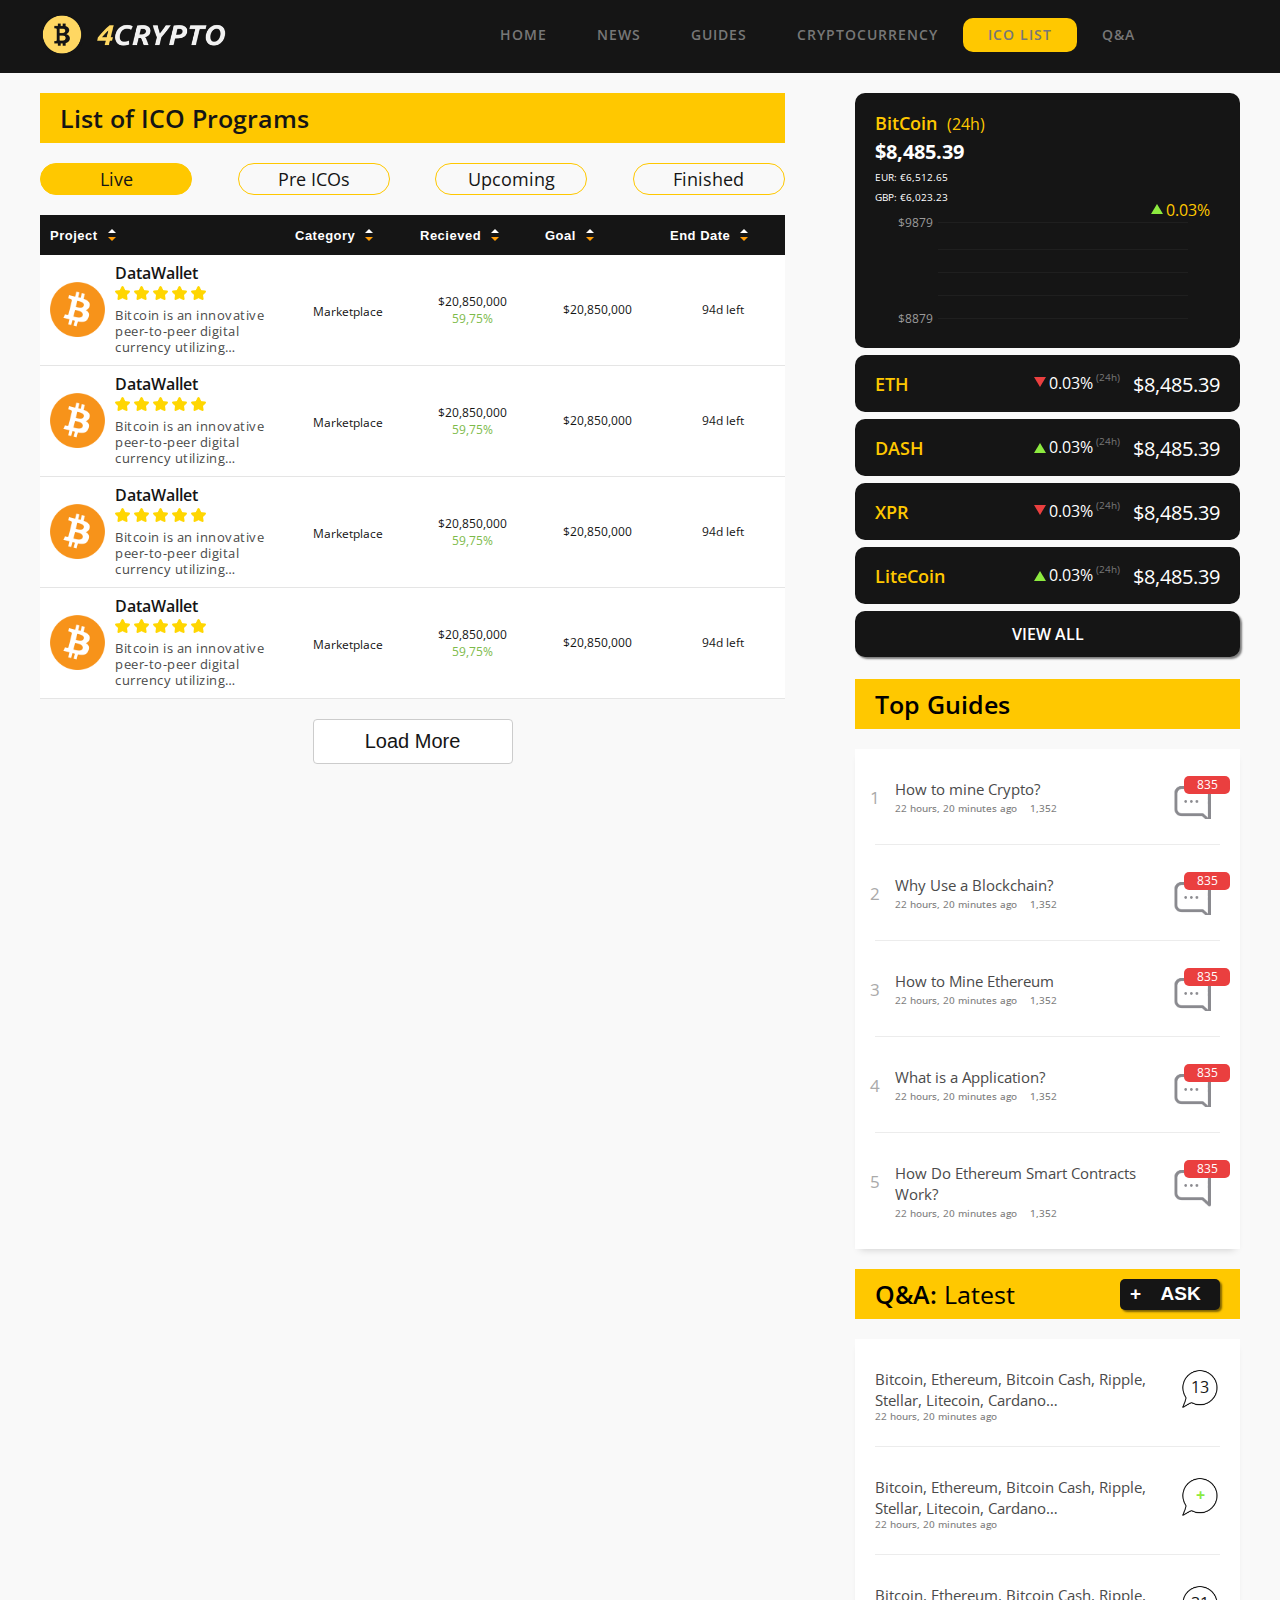
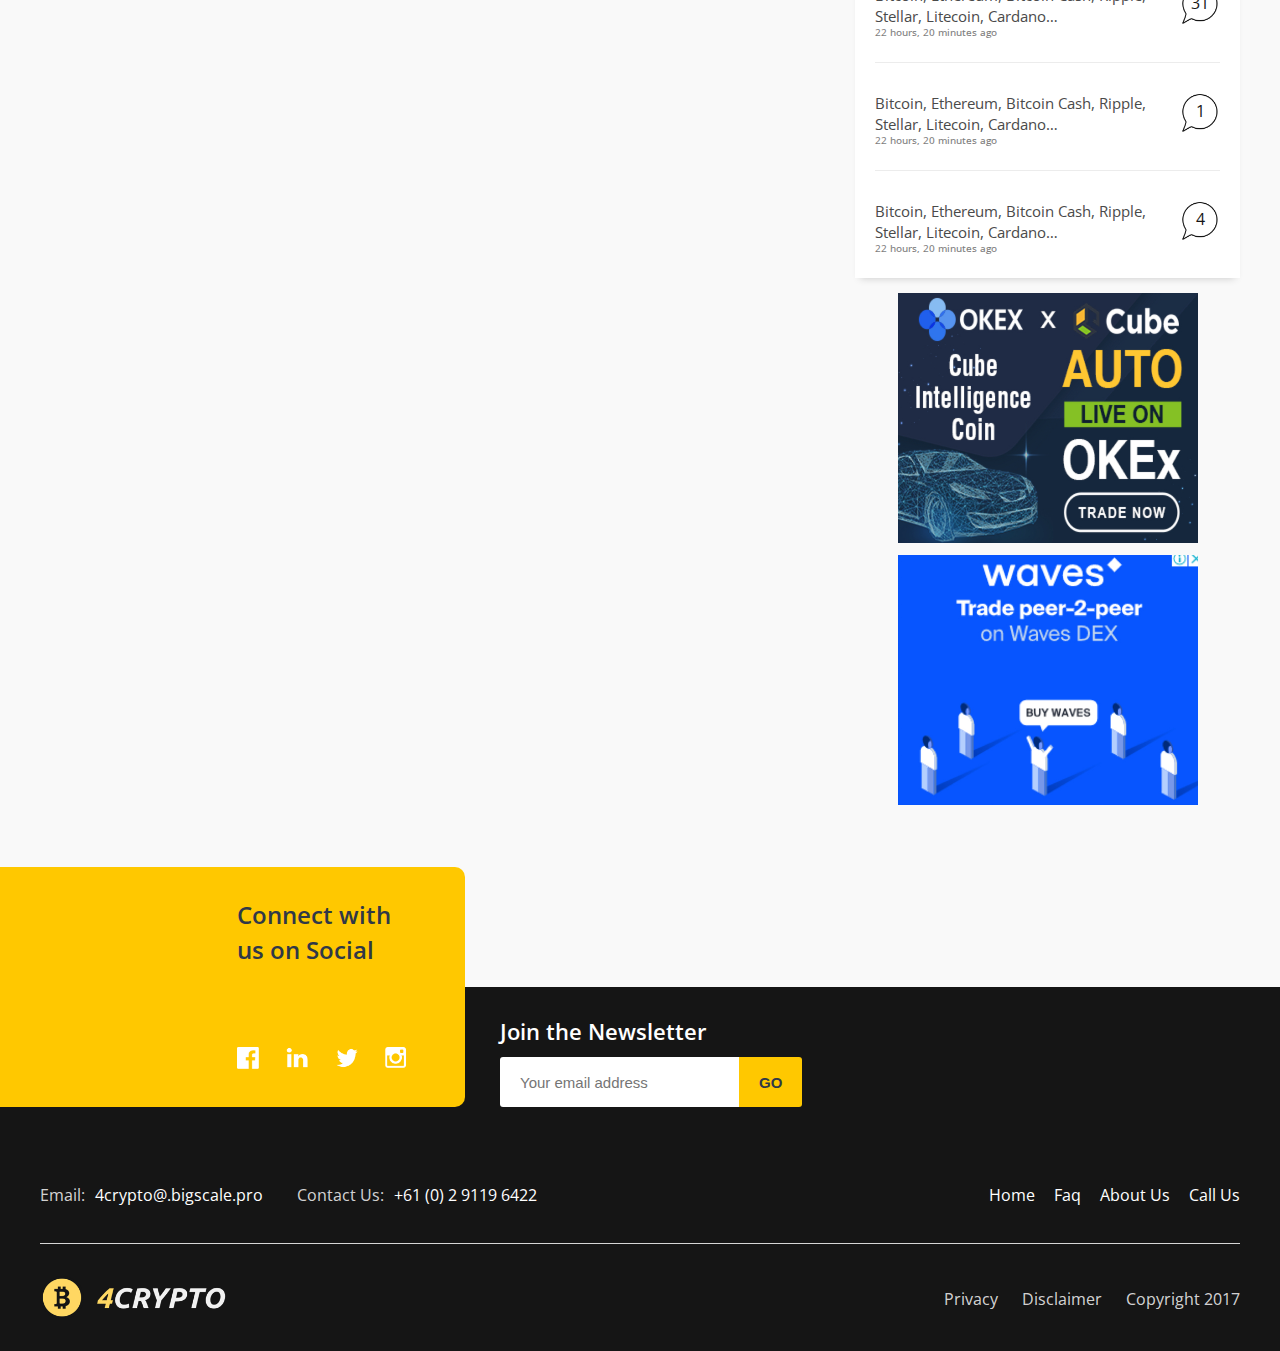
<file: icos.html>
<!DOCTYPE html>
<html lang="en">
<head>
	<meta charset="UTF-8">
	<meta name="viewport" content="width=device-width, initial-scale=1, maximum-scale=1, user-scalable=no"/>
	<title>project big scale 1</title>
	<script src="js/jquery-3.1.1.min.js"></script>
	<script src="pluggins/slick-slider/slick.js"></script>
	<link rel="stylesheet" href="pluggins/slick-slider/slick.css">
	<script src="js/script.js"></script>
	<link rel="stylesheet" href="css/style.css">
	<script src="pluggins/slick-menu/jquery.slicknav.js"></script>
	<link rel="stylesheet" href="pluggins/slick-menu/slicknav.css">
	<link rel="stylesheet" href="http://code.ionicframework.com/ionicons/2.0.1/css/ionicons.min.css">
</head>
<body>

<div class="popup" data-popup="popup-1">
<div class="popup-inner search">
<input type="text" class="input" placeholder="Search...">
<button class="ion-ios-search-strong"></button>
<a class="popup-close" data-popup-close="popup-1" href="#">x</a>
</div>
</div>


<header>
		<div class="top_header">
			<img src="img/ad2@2x.jpg" alt="header">
		</div>
		<nav>
			<div class="wrapper nav">
				<div class="logo">
				<a href="index.html">
					<img src="img/logo-white@2x.png" alt="4crypto">
				</a>
				</div>
				<ul class="menu">
					<li> 
						<a href="index.html">home</a>
						<ul class="submenu">
						<li><a href="index.html">main page</a></li>
						<li><a href="index.html">second page</a></li>
						</ul>
					</li>
					<li>
					<a href="news.html">news</a>
					<ul class="submenu">
						<li><a href="news.html">hot news</a></li>
						<li><a href="news.html">latest news</a></li>
					</ul>
					</li>
					<li><a href="guides.html">guides</a></li>
					<li ><a href="cryptocurrency.html">cryptocurrency</a></li>
					<li class="page_active"><a href="icos.html">ico list</a></li>
					<li ><a href="Q&A.html">q&a</a></li>
					<li class="search"><a class="btn1 ion-ios-search-strong ionicons" data-popup-open="popup-1" href="#" ></a></li>
					<li class="registration">
					<a href="#" class="ion-person-add ionicons"></a>
					</li>
				</ul>
			</div>
			<div class="crypto_values multiple-items first_crypto_val_block">
					<div class="value_block collapse">
						<div class="text_coin">
							<h4>BitCoin</h4><span class="hours">(24h)</span>
							<p class="cpi">$8,485.39</p>
							<p class="cost">EUR: €6,512.65</p>
							<p class="cost">GBP: €6,023.23</p>
							<p class="module pos">0.03%</p>
						</div>
					</div>
					<div class="value_block">
						<div class="text_coin">
						<h4>ETH</h4><span class="hours">(24h)</span>
						<p class="cpi">$8,485.39</p>
						<p class="cost">EUR: €6,512.65</p>
						<p class="cost">GBP: €6,023.23</p>
						<p class="module neg">0.03%</p>
						</div>
					</div>
					<div class="value_block">
						<div class="text_coin">
						<h4>DASH</h4><span class="hours">(24h)</span>
						<p class="cpi">$8,485.39</p>
						<p class="cost">EUR: €6,512.65</p>
						<p class="cost">GBP: €6,023.23</p>
						<p class="module pos">0.03%</p>
						</div>
					</div>
					<div class="value_block">
						<div class="text_coin">
						<h4>XPR</h4><span class="hours">(24h)</span>
						<p class="cpi">$8,485.39</p>
						<p class="cost">EUR: €6,512.65</p>
						<p class="cost">GBP: €6,023.23</p>
						<p class="module neg">0.03%</p>
						</div>
					</div>
					<div class="value_block">
						<div class="text_coin">
						<h4>LiteCoin</h4><span class="hours">(24h)</span>
						<p class="cpi">$8,485.39</p>
						<p class="cost">EUR: €6,512.65</p>
						<p class="cost">GBP: €6,023.23</p>
						<p class="module pos">0.03%</p>
						</div>
					</div> 
				</div> <!-- crypto values -->
		</nav>
</header>

<div class="container_news guidesandquestion">
	<div class="wrapper">
		<div class="container_news_left icos_page">
			<div class="container_news_left_header container_news_left_header_icos_page">
				<div class="latest_news_header icos">
					<h2>List of ICO Programs</h2>
				</div>
			</div>
			<div class="container_icos_page">
				<div class="container_icos_page_filters">
					<ul>
						<li class="active" data-attr-filter="live">
							<p>Live</p>
						</li>
						<li data-attr-filter="preicos">
							<p>Pre ICOs</p>
						</li>
						<li data-attr-filter="upcoming">
							<p>Upcoming</p>
						</li>
						<li data-attr-filter="finished">
							<p>Finished</p>
						</li>
					</ul>
				</div>
				<div class="container_icos_page_table">
				<div>
					<table>
						<thead>
							<tr>
								<th>
								<div>
								<button>Project</button> 
								<div class="sort_button">
								<div class="sort_order top minor"></div>
								<div class="sort_order bottom major"></div>
								</div>
								</div>
								</th>
								<th>
								<div>		
								<button>Category</button> 
								<div class="sort_button">
								<div class="sort_order top minor"></div>
								<div class="sort_order bottom major"></div>
								</div>
								</div>
								</th>
								<th>
								<div>	
								<button>Recieved</button> 
								<div class="sort_button">
								<div class="sort_order top minor"></div>
								<div class="sort_order bottom major"></div>
								</div>
								</div>
								</th>
								<th>
								<div>
								<button>Goal</button> 
								<div class="sort_button">
								<div class="sort_order top minor"></div>
								<div class="sort_order bottom major"></div>
								</div>
								</div>
								</th>
								<th>
								<div>	
								<button>End Date</button> 
								<div class="sort_button">
								<div class="sort_order top minor"></div>
								<div class="sort_order bottom major"></div>
								</div>
								</div>
								</th>
							</tr>
						</thead>
						<tbody>
							<tr>
								<td>
								<a href="#">
									<div><img src="img/btc.png" alt="btc"></div>
									<div>
										<h3>DataWallet</h3>
										<div class="table_stars">
											<ul>
												<li><img src="img/shape@2x.png" alt=""></li>
												<li><img src="img/shape@2x.png" alt=""></li>
												<li><img src="img/shape@2x.png" alt=""></li>
												<li><img src="img/shape@2x.png" alt=""></li>
												<li><img src="img/shape@2x.png" alt=""></li>
											</ul>
										</div>
										<p>Bitcoin is an innovative peer-to-peer digital currency utilizing…</p>
									</div>
								</a>
								</td>
								<td>
									<a href="#">Marketplace</a>
								</td>
								<td>
									<p>$20,850,000</p>
									<p>59,75%</p>
								</td>
								<td>
									<p>$20,850,000</p>
								</td>
								<td>
									<p>94d left</p>
								</td>
							</tr>
							<tr>
								<td>
								<a href="#">
									<div><img src="img/btc.png" alt="btc"></div>
									<div>
										<h3>DataWallet</h3>
										<div class="table_stars">
											<ul>
												<li><img src="img/shape@2x.png" alt=""></li>
												<li><img src="img/shape@2x.png" alt=""></li>
												<li><img src="img/shape@2x.png" alt=""></li>
												<li><img src="img/shape@2x.png" alt=""></li>
												<li><img src="img/shape@2x.png" alt=""></li>
											</ul>
										</div>
										<p>Bitcoin is an innovative peer-to-peer digital currency utilizing…</p>
									</div>
								</a>
								</td>
								<td>
									<a href="#">Marketplace</a>
								</td>
								<td>
									<p>$20,850,000</p>
									<p>59,75%</p>
								</td>
								<td>
									<p>$20,850,000</p>
								</td>
								<td>
									<p>94d left</p>
								</td>
							</tr>
							<tr>
								<td>
								<a href="#">
									<div><img src="img/btc.png" alt="btc"></div>
									<div>
										<h3>DataWallet</h3>
										<div class="table_stars">
											<ul>
												<li><img src="img/shape@2x.png" alt=""></li>
												<li><img src="img/shape@2x.png" alt=""></li>
												<li><img src="img/shape@2x.png" alt=""></li>
												<li><img src="img/shape@2x.png" alt=""></li>
												<li><img src="img/shape@2x.png" alt=""></li>
											</ul>
										</div>
										<p>Bitcoin is an innovative peer-to-peer digital currency utilizing…</p>
									</div>
								</a>
								</td>
								<td>
									<a href="#">Marketplace</a>
								</td>
								<td>
									<p>$20,850,000</p>
									<p>59,75%</p>
								</td>
								<td>
									<p>$20,850,000</p>
								</td>
								<td>
									<p>94d left</p>
								</td>
							</tr>
							<tr>
								<td>
								<a href="#">
									<div><img src="img/btc.png" alt="btc"></div>
									<div>
										<h3>DataWallet</h3>
										<div class="table_stars">
											<ul>
												<li><img src="img/shape@2x.png" alt=""></li>
												<li><img src="img/shape@2x.png" alt=""></li>
												<li><img src="img/shape@2x.png" alt=""></li>
												<li><img src="img/shape@2x.png" alt=""></li>
												<li><img src="img/shape@2x.png" alt=""></li>
											</ul>
										</div>
										<p>Bitcoin is an innovative peer-to-peer digital currency utilizing…
										</p>
									</div>
								</a>
								</td>
								<td>
									<a href="#">Marketplace</a>
								</td>
								<td>
									<p>$20,850,000</p>
									<p>59,75%</p>
								</td>
								<td>
									<p>$20,850,000</p>
								</td>
								<td>
									<p>94d left</p>
								</td>
							</tr>
						</tbody>
					</table>
					</div>
					<div>
						<table>
						<thead>
							<tr>
								<th>
								<div>
								<button>Project</button> 
								<div class="sort_button">
								<div class="sort_order top minor"></div>
								<div class="sort_order bottom major"></div>
								</div>
								</div>
								</th>
							</tr>
						</thead>
						<tbody>
							<tr>
								<td>
								<a href="#">
									<div><img src="img/btc.png" alt="btc"></div>
									<div>
										<h3>DataWallet</h3>
										<div class="table_stars">
											<ul>
												<li><img src="img/shape@2x.png" alt=""></li>
												<li><img src="img/shape@2x.png" alt=""></li>
												<li><img src="img/shape@2x.png" alt=""></li>
												<li><img src="img/shape@2x.png" alt=""></li>
												<li><img src="img/shape@2x.png" alt=""></li>
											</ul>
										</div>
										<p>Bitcoin is an innovative peer-to-peer digital currency utilizing…</p>
									</div>
								</a>
								</td>
								
							</tr>
							<tr>
								<td>
								<a href="#">
									<div><img src="img/btc.png" alt="btc"></div>
									<div>
										<h3>DataWallet</h3>
										<div class="table_stars">
											<ul>
												<li><img src="img/shape@2x.png" alt=""></li>
												<li><img src="img/shape@2x.png" alt=""></li>
												<li><img src="img/shape@2x.png" alt=""></li>
												<li><img src="img/shape@2x.png" alt=""></li>
												<li><img src="img/shape@2x.png" alt=""></li>
											</ul>
										</div>
										<p>Bitcoin is an innovative peer-to-peer digital currency utilizing…</p>
									</div>
								</a>
								</td>
								
							</tr>
							<tr>
								<td>
								<a href="#">
									<div><img src="img/btc.png" alt="btc"></div>
									<div>
										<h3>DataWallet</h3>
										<div class="table_stars">
											<ul>
												<li><img src="img/shape@2x.png" alt=""></li>
												<li><img src="img/shape@2x.png" alt=""></li>
												<li><img src="img/shape@2x.png" alt=""></li>
												<li><img src="img/shape@2x.png" alt=""></li>
												<li><img src="img/shape@2x.png" alt=""></li>
											</ul>
										</div>
										<p>Bitcoin is an innovative peer-to-peer digital currency utilizing…</p>
									</div>
								</a>
								</td>
								
							</tr>
							<tr>
								<td>
								<a href="#">
									<div><img src="img/btc.png" alt="btc"></div>
									<div>
										<h3>DataWallet</h3>
										<div class="table_stars">
											<ul>
												<li><img src="img/shape@2x.png" alt=""></li>
												<li><img src="img/shape@2x.png" alt=""></li>
												<li><img src="img/shape@2x.png" alt=""></li>
												<li><img src="img/shape@2x.png" alt=""></li>
												<li><img src="img/shape@2x.png" alt=""></li>
											</ul>
										</div>
										<p>Bitcoin is an innovative peer-to-peer digital currency utilizing…
										</p>
									</div>
								</a>
								</td>
								
							</tr>
						</tbody>
					</table>
					</div>
				</div>
				<div class="button_load_more">
	        		<button class="ripple btn absolute-center button_load">Load More</button>
	    		</div>
			</div>
		</div>
		<div class="container_news_right"><div class="second_crypto_val_block crypto_values">	
					<div class="value_block collapse">
						<div class="text_coin">
							<h4>BitCoin</h4><span class="hours">(24h)</span>
							<p class="cpi">$8,485.39</p>
							<p class="cost">EUR: €6,512.65</p>
							<p class="cost">GBP: €6,023.23</p>
							<p class="module pos">0.03%</p>
						</div>
						<div class="graphic">
							<div class="graph__wrapper">
							  <div class="coordinates">
							  	<span></span>
							  	<span></span>
							  	<span></span>
							  	<span></span>
							  	<span></span> 
							  </div>
							    <svg width="220px" height="107px" viewBox="0 0 280 107" version="1.1">
							      <defs>
							          <linearGradient x1="0%" y1="100%" x2="100%" y2="100%" id="linearGradient-1">
							              <stop stop-color="#ffec43" offset="0%"></stop>
							              <stop stop-color="#ffdc00" offset="41.7610013%"></stop>
							              <stop stop-color="#ffb400" offset="78.6870217%"></stop>
							              <stop stop-color="#ffc800" offset="100%"></stop>
							          </linearGradient>
							      </defs>
							      <g id="Page-1" stroke="none" stroke-width="1" fill="none" fill-rule="evenodd">
							          <path d="M2.10546875,95.75 L40.5546875,68.3476562 L55.2109375,81.1796875 L65.2148437,76.3945312 L96.1835937,86.8320312 L131.023438,19.9414062 L142.15625,23.7226562 L183.605469,2.1953125 L211.007812,22.3320312 L234.320312,71.5664062 L234.667969,83.0039062 L244.019531,83.0039062 L247.105469,88.8320312 L312.695312,104.839844" id="Path-1" stroke="url(#linearGradient-1)" stroke-width="4" class="path"></path>
							      </g>
							  </svg>
							</div>  
						</div>
					</div>
					<div class="value_block">
						<div class="text_coin">
						<h4>ETH</h4><span class="hours">(24h)</span>
						<p class="cpi">$8,485.39</p>
						<p class="cost">EUR: €6,512.65</p>
						<p class="cost">GBP: €6,023.23</p>
						<p class="module neg">0.03%</p>
						</div>
						<div class="graphic">
							<div class="graph__wrapper">
							  <div class="coordinates">
							  	<span></span>
							  	<span></span>
							  	<span></span>
							  	<span></span>
							  	<span></span> 
							  </div>
							    <svg width="220px" height="107px" viewBox="0 0 280 107" version="1.1">
							      <defs>
							          <linearGradient x1="0%" y1="100%" x2="100%" y2="100%" id="linearGradient-2">
							              <stop stop-color="#ffec43" offset="0%"></stop>
							              <stop stop-color="#ffdc00" offset="41.7610013%"></stop>
							              <stop stop-color="#ffb400" offset="78.6870217%"></stop>
							              <stop stop-color="#ffc800" offset="100%"></stop>
							          </linearGradient>
							      </defs>
							      <g id="Page-2" stroke="none" stroke-width="1" fill="none" fill-rule="evenodd">
							          <path d="M2.10546875,95.75 L40.5546875,68.3476562 L55.2109375,81.1796875 L65.2148437,76.3945312 L96.1835937,86.8320312 L131.023438,19.9414062 L142.15625,23.7226562 L183.605469,2.1953125 L211.007812,22.3320312 L234.320312,71.5664062 L234.667969,83.0039062 L244.019531,83.0039062 L247.105469,88.8320312 L312.695312,104.839844" id="Path-2" stroke="url(#linearGradient-2)" stroke-width="4" class="path"></path>
							      </g>
							  </svg>
							</div>  
						</div>
					</div>
					<div class="value_block">
						<div class="text_coin">
						<h4>DASH</h4><span class="hours">(24h)</span>
						<p class="cpi">$8,485.39</p>
						<p class="cost">EUR: €6,512.65</p>
						<p class="cost">GBP: €6,023.23</p>
						<p class="module pos">0.03%</p>
						</div>
						<div class="graphic">
							<div class="graph__wrapper">
							  <div class="coordinates">
							  	<span></span>
							  	<span></span>
							  	<span></span>
							  	<span></span>
							  	<span></span> 
							  </div>
							    <svg width="220px" height="107px" viewBox="0 0 280 107" version="1.1">
							     <defs>
							          <linearGradient x1="0%" y1="100%" x2="100%" y2="100%" id="linearGradient-3">
							              <stop stop-color="#ffec43" offset="0%"></stop>
							              <stop stop-color="#ffdc00" offset="41.7610013%"></stop>
							              <stop stop-color="#ffb400" offset="78.6870217%"></stop>
							              <stop stop-color="#ffc800" offset="100%"></stop>
							          </linearGradient>
							      </defs>
							      <g id="Page-3" stroke="none" stroke-width="1" fill="none" fill-rule="evenodd">
							          <path d="M2.10546875,95.75 L40.5546875,68.3476562 L55.2109375,81.1796875 L65.2148437,76.3945312 L96.1835937,86.8320312 L131.023438,19.9414062 L142.15625,23.7226562 L183.605469,2.1953125 L211.007812,22.3320312 L234.320312,71.5664062 L234.667969,83.0039062 L244.019531,83.0039062 L247.105469,88.8320312 L312.695312,104.839844" id="Path-3" stroke="url(#linearGradient-3)" stroke-width="4" class="path"></path>
							      </g>
							  </svg>
							</div>  
						</div>
					</div>
					<div class="value_block">
						<div class="text_coin">
						<h4>XPR</h4><span class="hours">(24h)</span>
						<p class="cpi">$8,485.39</p>
						<p class="cost">EUR: €6,512.65</p>
						<p class="cost">GBP: €6,023.23</p>
						<p class="module neg">0.03%</p>
						</div>
						<div class="graphic">
							<div class="graph__wrapper">
							  <div class="coordinates">
							  	<span></span>
							  	<span></span>
							  	<span></span>
							  	<span></span>
							  	<span></span> 
							  </div>
							    <svg width="220px" height="107px" viewBox="0 0 280 107" version="1.1">
							     <defs>
							          <linearGradient x1="0%" y1="100%" x2="100%" y2="100%" id="linearGradient-4">
							              <stop stop-color="#ffec43" offset="0%"></stop>
							              <stop stop-color="#ffdc00" offset="41.7610013%"></stop>
							              <stop stop-color="#ffb400" offset="78.6870217%"></stop>
							              <stop stop-color="#ffc800" offset="100%"></stop>
							          </linearGradient>
							      </defs>
							      <g id="Page-4" stroke="none" stroke-width="1" fill="none" fill-rule="evenodd">
							          <path d="M2.10546875,95.75 L40.5546875,68.3476562 L55.2109375,81.1796875 L65.2148437,76.3945312 L96.1835937,86.8320312 L131.023438,19.9414062 L142.15625,23.7226562 L183.605469,2.1953125 L211.007812,22.3320312 L234.320312,71.5664062 L234.667969,83.0039062 L244.019531,83.0039062 L247.105469,88.8320312 L312.695312,104.839844" id="Path-4" stroke="url(#linearGradient-4)" stroke-width="4" class="path"></path>
							      </g>
							  </svg>
							</div>  
						</div>
					</div>
					<div class="value_block">
						<div class="text_coin">
						<h4>LiteCoin</h4><span class="hours">(24h)</span>
						<p class="cpi">$8,485.39</p>
						<p class="cost">EUR: €6,512.65</p>
						<p class="cost">GBP: €6,023.23</p>
						<p class="module pos">0.03%</p>
						</div>
						<div class="graphic">
							<div class="graph__wrapper">
							  <div class="coordinates">
							  	<span></span>
							  	<span></span>
							  	<span></span>
							  	<span></span>
							  	<span></span> 
							  </div>
							    <svg width="220px" height="107px" viewBox="0 0 280 107" version="1.1">
							      <defs>
							          <linearGradient x1="0%" y1="100%" x2="100%" y2="100%" id="linearGradient-5">
							              <stop stop-color="#ffec43" offset="0%"></stop>
							              <stop stop-color="#ffdc00" offset="41.7610013%"></stop>
							              <stop stop-color="#ffb400" offset="78.6870217%"></stop>
							              <stop stop-color="#ffc800" offset="100%"></stop>
							          </linearGradient>
							      </defs>
							      <g id="Page-5" stroke="none" stroke-width="1" fill="none" fill-rule="evenodd">
							          <path d="M2.10546875,95.75 L40.5546875,68.3476562 L55.2109375,81.1796875 L65.2148437,76.3945312 L96.1835937,86.8320312 L131.023438,19.9414062 L142.15625,23.7226562 L183.605469,2.1953125 L211.007812,22.3320312 L234.320312,71.5664062 L234.667969,83.0039062 L244.019531,83.0039062 L247.105469,88.8320312 L312.695312,104.839844" id="Path-5" stroke="url(#linearGradient-5)" stroke-width="4" class="path"></path>
							      </g>
							  </svg>
							</div>  
						</div>
					</div>
					<div id="button" class="ripple btn">View All</div>
				</div>
				

				
					<div class="questions topguides">
					<div class="question_header">
						<h2>Top Guides</h2>
					</div>
					<div class="question_blocks top_guides">
						<a class="question_block" href="#">
							<div class="number">
								<span>1</span>
							</div>
							<div>
								<h4>How to mine Crypto?</h4>
								<p>
									<data>22 hours, 20 minutes ago</data>
									<span><span class="ion-eye ionicons"></span> 1,352</span>
								</p>
							</div>
							<div class="viewers">
							<span>835</span></div>
						</a>
						<a class="question_block" href="#">
							<div class="number">
								<span>2</span>
							</div>
							<div>
								<h4>Why Use a Blockchain?</h4>
								<p>
									<data>22 hours, 20 minutes ago</data>
									<span><span class="ion-eye ionicons"></span> 1,352</span>
								</p>
							</div>
							<div class="viewers">
							<span>835</span></div>
						</a>
						<a class="question_block" href="#">
							<div class="number">
								<span>3</span>
							</div>
							<div>
								<h4>How to Mine Ethereum</h4>
								<p>
									<data>22 hours, 20 minutes ago</data>
									<span><span class="ion-eye ionicons"></span> 1,352</span>
								</p>
							</div>
							<div class="viewers">
							<span>835</span></div>
						</a>
						<a class="question_block" href="#">
							<div class="number">
								<span>4</span>
							</div>
							<div>
								<h4>What is a Application?</h4>
								<p>
									<data>22 hours, 20 minutes ago</data>
									<span><span class="ion-eye ionicons"></span> 1,352</span>
								</p>
							</div>
							<div class="viewers">
							<span>835</span></div>
						</a>
						<a class="question_block" href="#">
							<div class="number">
								<span>5</span>
							</div>
							<div>
								<h4>How Do Ethereum Smart Contracts Work?</h4>
								<p>
									<data>22 hours, 20 minutes ago</data>
									<span><span class="ion-eye ionicons"></span> 1,352</span>
								</p>
							</div>
							<div class="viewers">
							<span>835</span></div>
						</a>
					</div> <!-- question blocks -->
					<div class="questions latestQA">
					<div class="question_header">
						<h2>Q&amp;A: <span>Latest</span></h2>
						<button class="ask ripple btn" id="button3"><span>+</span>Ask</button>
					</div>
					<div class="question_blocks QandA">
						<a class="question_block" href="#">
							<div>
								<h4>Bitcoin, Ethereum, Bitcoin Cash, Ripple, Stellar, Litecoin, Cardano…</h4>
								<p><data>22 hours, 20 minutes ago</data></p>
							</div>
							<div class="reply_val"><span>13</span></div>
						</a>
						<a class="question_block" href="#">
							<div>
								<h4>Bitcoin, Ethereum, Bitcoin Cash, Ripple, Stellar, Litecoin, Cardano…</h4>
								<p>22 hours, 20 minutes ago</p>
							</div>
							<div class="add_new_post reply_val"><span>+</span></div>
						</a>
						<a class="question_block" href="#">
							<div>
								<h4>Bitcoin, Ethereum, Bitcoin Cash, Ripple, Stellar, Litecoin, Cardano…</h4>
								<p>22 hours, 20 minutes ago</p>
							</div>
							<div class="reply_val"><span>31</span></div>
						</a>
						<a class="question_block" href="#">
							<div>
								<h4>Bitcoin, Ethereum, Bitcoin Cash, Ripple, Stellar, Litecoin, Cardano…</h4>
								<p>22 hours, 20 minutes ago</p>
							</div>
						<div class="reply_val"><span>1</span></div>
						</a>
						<a class="question_block" href="#">
							<div>
								<h4>Bitcoin, Ethereum, Bitcoin Cash, Ripple, Stellar, Litecoin, Cardano…</h4>
								<p>22 hours, 20 minutes ago</p>
							</div>
							<div class="reply_val"><span>4</span></div>
						</a>
					</div> <!-- question blocks -->

					<div class="banners">
						<div class="banner firstbanner">
							<img src="img/ad@2x.jpg" alt="banner">
						</div>
						
					<div class="banner secondbanner">
							<img src="img/ad1@2x.jpg" alt="banner">
						</div></div> <!-- banners -->
				</div>


		</div> 
	</div>
	</div>
</div>


<footer>
		<div class="social_icon_block">
			<div class="social_icon">
				<h4>Connect with us on Social</h4>
				<ul class="footer_social">
					<li><a href="#"><img src="img/facebook@2x.png" alt="facebook"></a></li>
					<li><a href="#"><img src="img/linkedin@2x.png" alt="linkedin"></a></li>
					<li><a href="#"><img src="img/twitter@2x.png" alt="twitter"></a></li>
					<li><a href="#"><img src="img/instagram@2x.png" alt="instagram"></a></li>
				</ul>
			</div>
		</div>
		<div class="join_news">
			<h4>Join the Newsletter</h4>
			<div class="form">
				<input type="text" placeholder="Your email address">
				<button type="submit">GO</button>
			</div>
		</div>
		<div class="contact">
			<div class="wrapper">
				<div class="cont">
					<span>Email:<a href="#">4crypto@.bigscale.pro</a></span>
					<span>Contact Us:<a href="#">+61 (0) 2 9119 6422</a></span>
				</div>
				<div class="footer_nav">
					<ul>
						<li><a href="#">Home</a></li>
						<li><a href="#">Faq</a></li>
						<li><a href="#">About Us</a></li>
						<li><a href="#">Call Us</a></li>
					</ul>
				</div>				
			</div>
		</div>
		<div class="footer_end">
			<div class="wrapper">
				<div class="logo">
					<a href="index.html"><img src="img/logo-white@2x.png" alt="logo"></a>
				</div>
				<div class="rules">
					<ul>
						<li><a href="#">Privacy</a></li>
						<li><a href="#">Disclaimer</a></li>
						<li><a href="#">Copyright 2017</a></li>
					</ul>
				</div>
			</div>
		</div>
</footer>
		


</body>
</html>
</file>
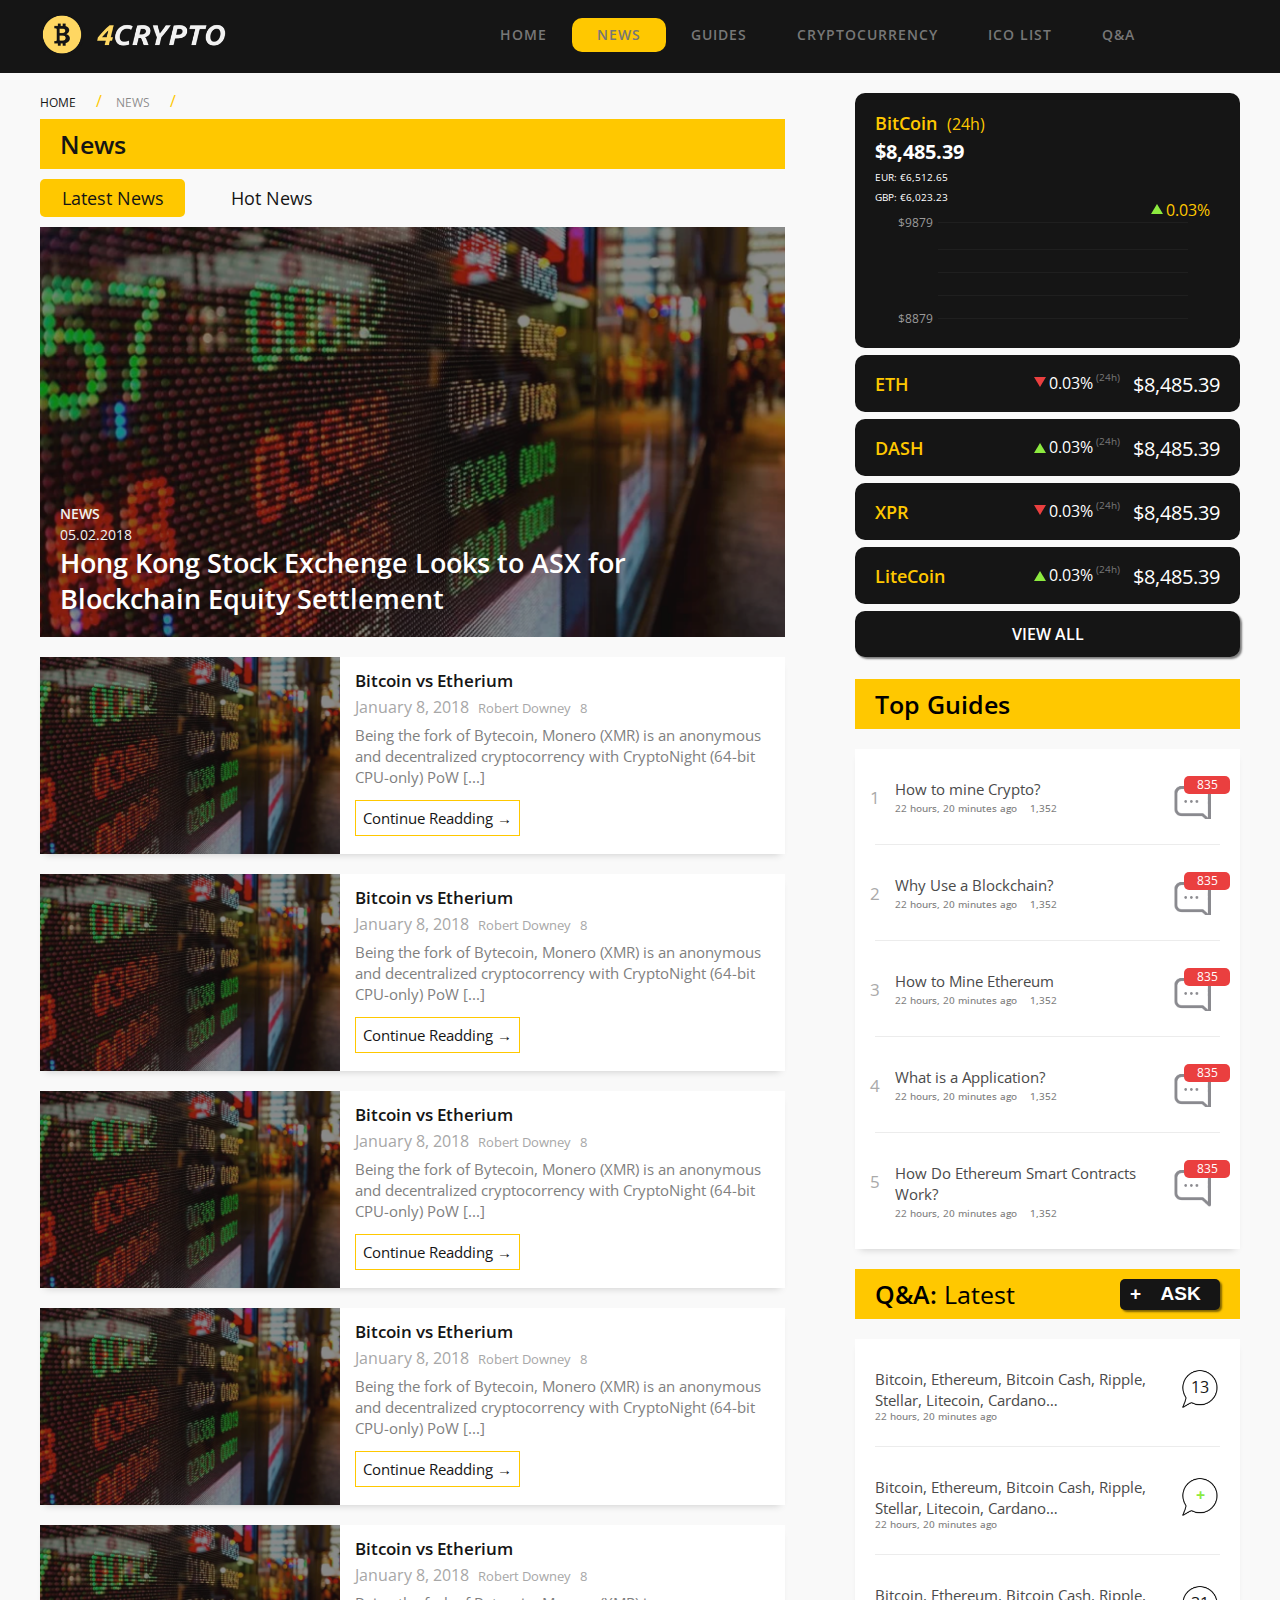
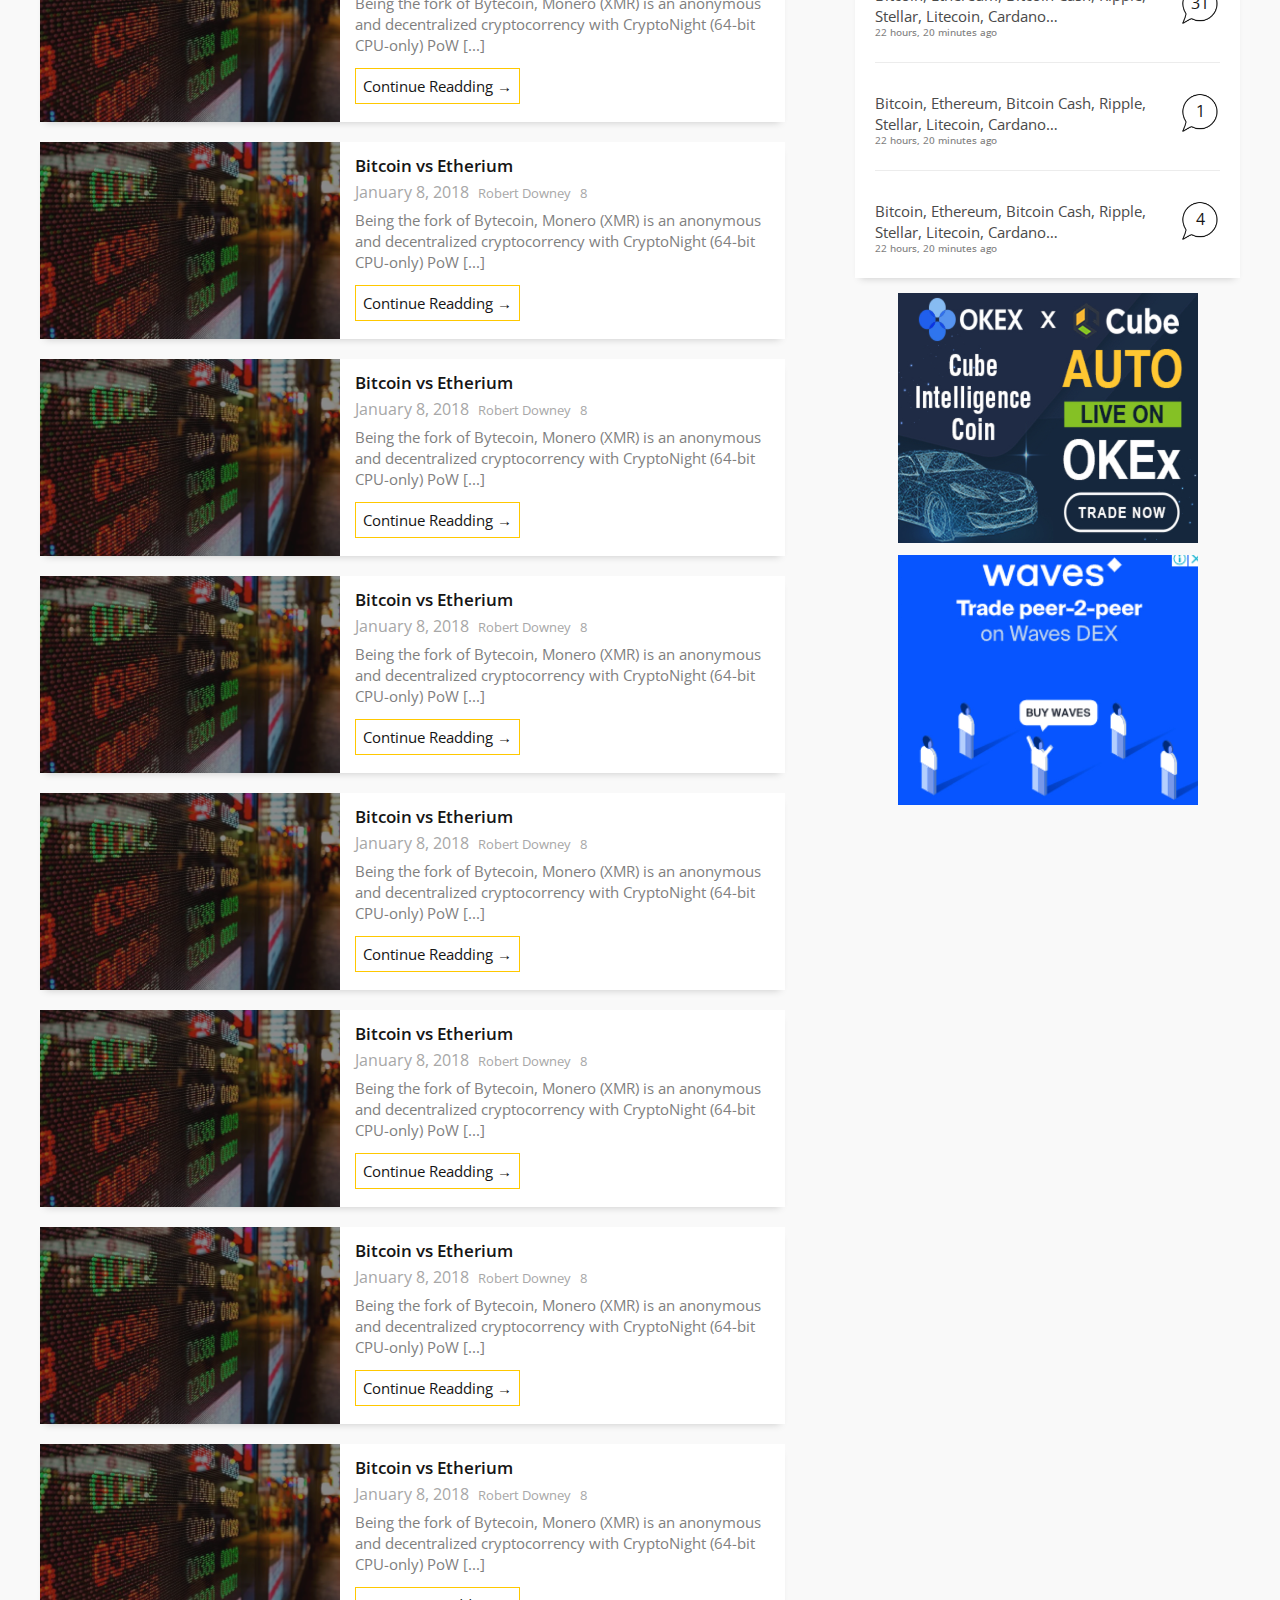
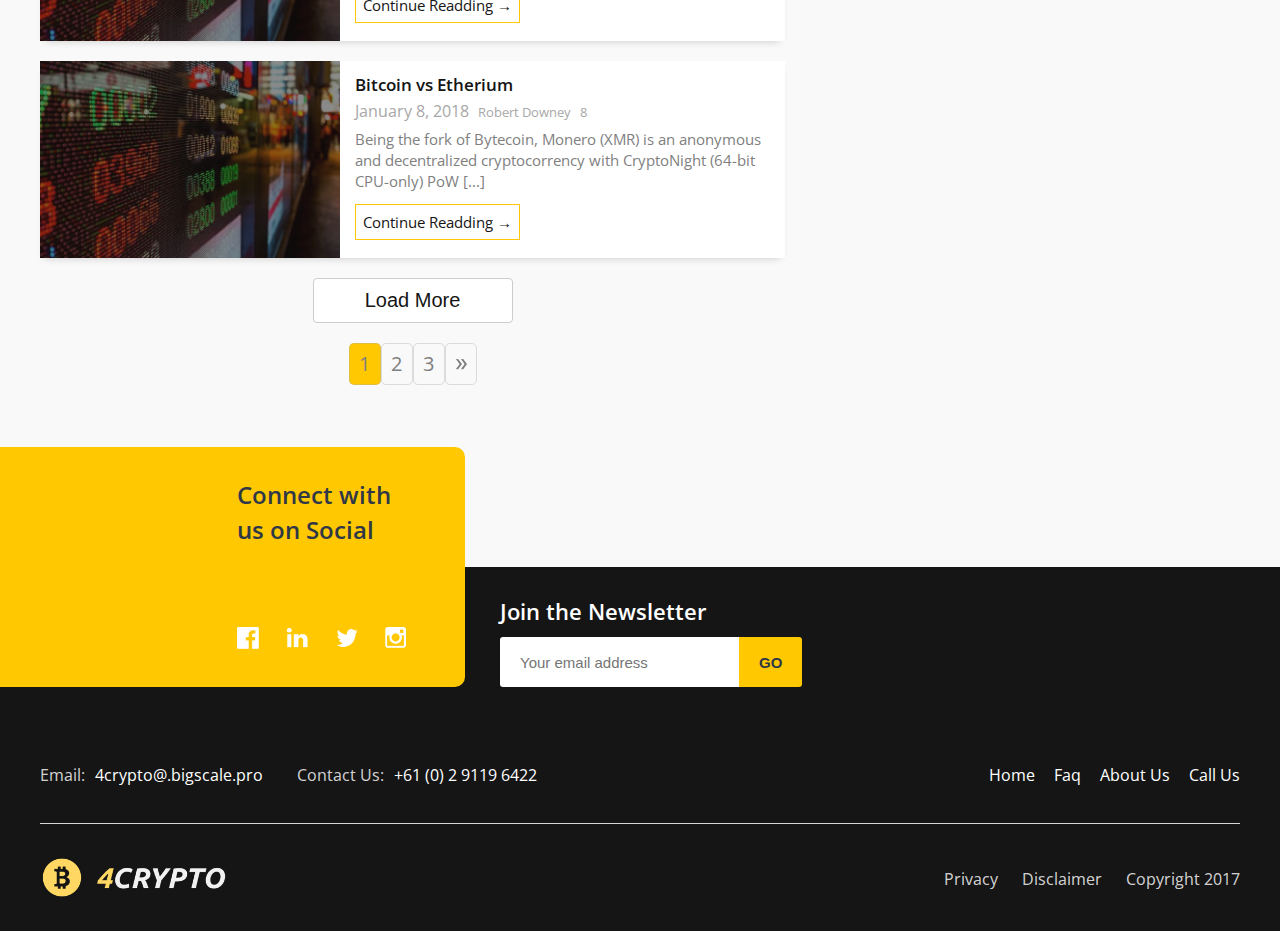
<file: news.html>
<!DOCTYPE html>
<html lang="en">
<head>
	<meta charset="UTF-8">
	<meta name="viewport" content="width=device-width, initial-scale=1, maximum-scale=1, user-scalable=no"/>
	<title>project big scale 1</title>
	<script src="js/jquery-3.1.1.min.js"></script>
	<script src="pluggins/slick-slider/slick.js"></script>
	<link rel="stylesheet" href="pluggins/slick-slider/slick.css">
	<script src="js/script.js"></script>
	<link rel="stylesheet" href="css/style.css">
	<script src="pluggins/slick-menu/jquery.slicknav.js"></script>
	<link rel="stylesheet" href="pluggins/slick-menu/slicknav.css">
	<link rel="stylesheet" href="http://code.ionicframework.com/ionicons/2.0.1/css/ionicons.min.css">
	<link rel="stylesheet" href="https://use.fontawesome.com/releases/v5.0.13/css/all.css">
	<script type="text/javascript" src ="js/jquery.touchSwipe.min.js"></script>

</head>
<body>

<div class="popup" data-popup="popup-1">
<div class="popup-inner search">
<input type="text" class="input" placeholder="Search...">
<button class="ion-ios-search-strong"></button>
<a class="popup-close" data-popup-close="popup-1" href="#">x</a>
</div>
</div>


<header>
		<div class="top_header">
			<img src="img/ad2@2x.jpg" alt="header">
		</div>
		<nav>
			<div class="wrapper nav">
				<div class="logo">
				<a href="index.html">
					<img src="img/logo-white@2x.png" alt="4crypto">
				</a>
				</div>
				<ul class="menu">
					<li> 
						<a href="index.html">home</a>
						<ul class="submenu">
						<li><a href="index.html">main page</a></li>
						<li><a href="index.html">second page</a></li>
						</ul>
					</li>
					<li class="page_active">
					<a href="news.html">news</a>
					<ul class="submenu">
						<li><a href="news.html">hot news</a></li>
						<li><a href="news.html">latest news</a></li>
					</ul>
					</li>
					<li><a href="guides.html">guides</a></li>
					<li class="comming_soon"><a href="cryptocurrency.html">cryptocurrency</a></li>
					<li class="comming_soon"><a href="icos.html">ico list</a></li>
					<li class="comming_soon"><a href="Q&A.html">q&a</a></li>
					<li class="search"><a class="btn1 ion-ios-search-strong ionicons" data-popup-open="popup-1" href="#" ></a></li>
					<li class="registration">
					<a href="#" class="ion-person-add ionicons"></a>
					</li>
				</ul>
			</div>
			<div class="crypto_values multiple-items first_crypto_val_block">
					<div class="value_block collapse">
						<div class="text_coin">
							<h4>BitCoin</h4><span class="hours">(24h)</span>
							<p class="cpi">$8,485.39</p>
							<p class="cost">EUR: €6,512.65</p>
							<p class="cost">GBP: €6,023.23</p>
							<p class="module pos">0.03%</p>
						</div>
					</div>
					<div class="value_block">
						<div class="text_coin">
						<h4>ETH</h4><span class="hours">(24h)</span>
						<p class="cpi">$8,485.39</p>
						<p class="cost">EUR: €6,512.65</p>
						<p class="cost">GBP: €6,023.23</p>
						<p class="module neg">0.03%</p>
						</div>
					</div>
					<div class="value_block">
						<div class="text_coin">
						<h4>DASH</h4><span class="hours">(24h)</span>
						<p class="cpi">$8,485.39</p>
						<p class="cost">EUR: €6,512.65</p>
						<p class="cost">GBP: €6,023.23</p>
						<p class="module pos">0.03%</p>
						</div>
					</div>
					<div class="value_block">
						<div class="text_coin">
						<h4>XPR</h4><span class="hours">(24h)</span>
						<p class="cpi">$8,485.39</p>
						<p class="cost">EUR: €6,512.65</p>
						<p class="cost">GBP: €6,023.23</p>
						<p class="module neg">0.03%</p>
						</div>
					</div>
					<div class="value_block">
						<div class="text_coin">
						<h4>LiteCoin</h4><span class="hours">(24h)</span>
						<p class="cpi">$8,485.39</p>
						<p class="cost">EUR: €6,512.65</p>
						<p class="cost">GBP: €6,023.23</p>
						<p class="module pos">0.03%</p>
						</div>
					</div> 
				</div> <!-- crypto values -->
		</nav>
</header>






<div class="container_news guidesandquestion">
	<div class="wrapper">

		<div class="container_news_left news">
			<div class="breadcrumbs">
				<ul>
					<li class="prev_crumb"><a href="index.html">home</a></li>
					<li class="now_crumb"><a href="news.html">news</a></li>
				</ul>
			</div>	<!-- breadcrumbs -->
			<div class="container_news_left_header">
				<div class="latest_news_header icos">
					<h2>News</h2>
				</div>
			</div>

			<div class="latest_news_tabs_content_switch">
				<ul>
					<li class="latest bg-btn btn-swipe-left bg-btn-active ion-ios-clock-outline ionicons">Latest News</li>

					<li class="hot bg-btn btn-swipe-right ion-flash ionicons">Hot News</li>
				</ul>
			</div>
			<div class="container_news_left_block">
				<div class="switch_section_1">
				<div class="gnews">
					<div>
						<h5>NEWS</h5>
						<data value="data">05.02.2018</data>
						<h3>Hong Kong Stock Exchenge Looks to ASX for Blockchain Equity Settlement</h3>
					</div>
				</div>

				<div class="container_news_lnews">
					<div class="container_news_lnews_block">
						<div class="lnews_block_img">
							<img src="img/Slider.png" alt="slider">
						</div>
						<div class="lnews_block_text">
							<h4>Bitcoin vs Etherium</h4>
							<ul>
								<li><data class="ion-ios-calendar-outline ionicons">January 8, 2018</data></li>
								<li><span class="ion-ios-person-outline ionicons"></span>Robert Downey</li>
								<li><span class="ion-eye ionicons"></span>8</li>
							</ul>
							<p>Being the fork of Bytecoin, Monero (XMR) is an anonymous and decentralized cryptocorrency with CryptoNight (64-bit CPU-only) PoW [...]</p>
							<a href="single_news.html">Continue Readding 	&#8594;</a>	
						</div>
					</div>
					<div class="container_news_lnews_block">
						<div class="lnews_block_img">
							<img src="img/Slider.png" alt="slider">
						</div>
						<div class="lnews_block_text">
							<h4>Bitcoin vs Etherium</h4>
							<ul>
								<li><data class="ion-ios-calendar-outline ionicons">January 8, 2018</data></li>
								<li><span class="ion-ios-person-outline ionicons"></span>Robert Downey</li>
								<li><span class="ion-eye ionicons"></span>8</li>
							</ul>
							<p>Being the fork of Bytecoin, Monero (XMR) is an anonymous and decentralized cryptocorrency with CryptoNight (64-bit CPU-only) PoW [...]</p>
							<a href="single_news.html">Continue Readding 	&#8594;</a>	
						</div>
					</div>
					<div class="container_news_lnews_block">
						<div class="lnews_block_img">
							<img src="img/Slider.png" alt="slider">
						</div>
						<div class="lnews_block_text">
							<h4>Bitcoin vs Etherium</h4>
							<ul>
								<li><data class="ion-ios-calendar-outline ionicons">January 8, 2018</data></li>
								<li><span class="ion-ios-person-outline ionicons"></span>Robert Downey</li>
								<li><span class="ion-eye ionicons"></span>8</li>
							</ul>
							<p>Being the fork of Bytecoin, Monero (XMR) is an anonymous and decentralized cryptocorrency with CryptoNight (64-bit CPU-only) PoW [...]</p>
							<a href="single_news.html">Continue Readding 	&#8594;</a>	
						</div>
					</div>
					<div class="container_news_lnews_block">
						<div class="lnews_block_img">
							<img src="img/Slider.png" alt="slider">
						</div>
						<div class="lnews_block_text">
							<h4>Bitcoin vs Etherium</h4>
							<ul>
								<li><data class="ion-ios-calendar-outline ionicons">January 8, 2018</data></li>
								<li><span class="ion-ios-person-outline ionicons"></span>Robert Downey</li>
								<li><span class="ion-eye ionicons"></span>8</li>
							</ul>
							<p>Being the fork of Bytecoin, Monero (XMR) is an anonymous and decentralized cryptocorrency with CryptoNight (64-bit CPU-only) PoW [...]</p>
							<a href="single_news.html">Continue Readding 	&#8594;</a>	
						</div>
					</div>
					<div class="container_news_lnews_block">
						<div class="lnews_block_img">
							<img src="img/Slider.png" alt="slider">
						</div>
						<div class="lnews_block_text">
							<h4>Bitcoin vs Etherium</h4>
							<ul>
								<li><data class="ion-ios-calendar-outline ionicons">January 8, 2018</data></li>
								<li><span class="ion-ios-person-outline ionicons"></span>Robert Downey</li>
								<li><span class="ion-eye ionicons"></span>8</li>
							</ul>
							<p>Being the fork of Bytecoin, Monero (XMR) is an anonymous and decentralized cryptocorrency with CryptoNight (64-bit CPU-only) PoW [...]</p>
							<a href="single_news.html">Continue Readding 	&#8594;</a>	
						</div>
					</div>
					<div class="container_news_lnews_block">
						<div class="lnews_block_img">
							<img src="img/Slider.png" alt="slider">
						</div>
						<div class="lnews_block_text">
							<h4>Bitcoin vs Etherium</h4>
							<ul>
								<li><data class="ion-ios-calendar-outline ionicons">January 8, 2018</data></li>
								<li><span class="ion-ios-person-outline ionicons"></span>Robert Downey</li>
								<li><span class="ion-eye ionicons"></span>8</li>
							</ul>
							<p>Being the fork of Bytecoin, Monero (XMR) is an anonymous and decentralized cryptocorrency with CryptoNight (64-bit CPU-only) PoW [...]</p>
							<a href="single_news.html">Continue Readding 	&#8594;</a>	
						</div>
					</div>
					<div class="container_news_lnews_block">
						<div class="lnews_block_img">
							<img src="img/Slider.png" alt="slider">
						</div>
						<div class="lnews_block_text">
							<h4>Bitcoin vs Etherium</h4>
							<ul>
								<li><data class="ion-ios-calendar-outline ionicons">January 8, 2018</data></li>
								<li><span class="ion-ios-person-outline ionicons"></span>Robert Downey</li>
								<li><span class="ion-eye ionicons"></span>8</li>
							</ul>
							<p>Being the fork of Bytecoin, Monero (XMR) is an anonymous and decentralized cryptocorrency with CryptoNight (64-bit CPU-only) PoW [...]</p>
							<a href="single_news.html">Continue Readding 	&#8594;</a>	
						</div>
					</div>
					<div class="container_news_lnews_block">
						<div class="lnews_block_img">
							<img src="img/Slider.png" alt="slider">
						</div>
						<div class="lnews_block_text">
							<h4>Bitcoin vs Etherium</h4>
							<ul>
								<li><data class="ion-ios-calendar-outline ionicons">January 8, 2018</data></li>
								<li><span class="ion-ios-person-outline ionicons"></span>Robert Downey</li>
								<li><span class="ion-eye ionicons"></span>8</li>
							</ul>
							<p>Being the fork of Bytecoin, Monero (XMR) is an anonymous and decentralized cryptocorrency with CryptoNight (64-bit CPU-only) PoW [...]</p>
							<a href="single_news.html">Continue Readding 	&#8594;</a>	
						</div>
					</div>
					<div class="container_news_lnews_block">
						<div class="lnews_block_img">
							<img src="img/Slider.png" alt="slider">
						</div>
						<div class="lnews_block_text">
							<h4>Bitcoin vs Etherium</h4>
							<ul>
								<li><data class="ion-ios-calendar-outline ionicons">January 8, 2018</data></li>
								<li><span class="ion-ios-person-outline ionicons"></span>Robert Downey</li>
								<li><span class="ion-eye ionicons"></span>8</li>
							</ul>
							<p>Being the fork of Bytecoin, Monero (XMR) is an anonymous and decentralized cryptocorrency with CryptoNight (64-bit CPU-only) PoW [...]</p>
							<a href="single_news.html">Continue Readding 	&#8594;</a>	
						</div>
					</div>
					<div class="container_news_lnews_block">
						<div class="lnews_block_img">
							<img src="img/Slider.png" alt="slider">
						</div>
						<div class="lnews_block_text">
							<h4>Bitcoin vs Etherium</h4>
							<ul>
								<li><data class="ion-ios-calendar-outline ionicons">January 8, 2018</data></li>
								<li><span class="ion-ios-person-outline ionicons"></span>Robert Downey</li>
								<li><span class="ion-eye ionicons"></span>8</li>
							</ul>
							<p>Being the fork of Bytecoin, Monero (XMR) is an anonymous and decentralized cryptocorrency with CryptoNight (64-bit CPU-only) PoW [...]</p>
							<a href="single_news.html">Continue Readding 	&#8594;</a>	
						</div>
					</div>
					<div class="container_news_lnews_block">
						<div class="lnews_block_img">
							<img src="img/Slider.png" alt="slider">
						</div>
						<div class="lnews_block_text">
							<h4>Bitcoin vs Etherium</h4>
							<ul>
								<li><data class="ion-ios-calendar-outline ionicons">January 8, 2018</data></li>
								<li><span class="ion-ios-person-outline ionicons"></span>Robert Downey</li>
								<li><span class="ion-eye ionicons"></span>8</li>
							</ul>
							<p>Being the fork of Bytecoin, Monero (XMR) is an anonymous and decentralized cryptocorrency with CryptoNight (64-bit CPU-only) PoW [...]</p>
							<a href="single_news.html">Continue Readding 	&#8594;</a>	
						</div>
					</div>
					<div class="container_news_lnews_block">
						<div class="lnews_block_img">
							<img src="img/Slider.png" alt="slider">
						</div>
						<div class="lnews_block_text">
							<h4>Bitcoin vs Etherium</h4>
							<ul>
								<li><data class="ion-ios-calendar-outline ionicons">January 8, 2018</data></li>
								<li><span class="ion-ios-person-outline ionicons"></span>Robert Downey</li>
								<li><span class="ion-eye ionicons"></span>8</li>
							</ul>
							<p>Being the fork of Bytecoin, Monero (XMR) is an anonymous and decentralized cryptocorrency with CryptoNight (64-bit CPU-only) PoW [...]</p>
							<a href="single_news.html">Continue Readding 	&#8594;</a>	
						</div>
					</div>
					<div class="container_news_lnews_block">
						<div class="lnews_block_img">
							<img src="img/Slider.png" alt="slider">
						</div>
						<div class="lnews_block_text">
							<h4>Bitcoin vs Etherium</h4>
							<ul>
								<li><data class="ion-ios-calendar-outline ionicons">January 8, 2018</data></li>
								<li><span class="ion-ios-person-outline ionicons"></span>Robert Downey</li>
								<li><span class="ion-eye ionicons"></span>8</li>
							</ul>
							<p>Being the fork of Bytecoin, Monero (XMR) is an anonymous and decentralized cryptocorrency with CryptoNight (64-bit CPU-only) PoW [...]</p>
							<a href="single_news.html">Continue Readding 	&#8594;</a>	
						</div>
					</div>
				</div>
				<div class="button_load_more">
						<button class="ripple btn absolute-center button_load">Load More</button>
				</div>
				<div class="latest_news_switch">
					<ul>
						<li class="first-switch switch_active">1</li>
						<li class="second-switch">2</li>
						<li class="thirth-switch">3</li>
						<li class="fourth-switch"><img src="img/news/invalid-name@2x.png" alt="arrow"></li>
					</ul>
				</div>

			</div> <!-- switch section 1 -->
			<div class="switch_section_2"> 
				<div class="gnews">
					<div>
						<h5>NEWS</h5>
						<data value="data">05.02.2018</data>
						<h3>Hong Kong Stock Exchenge Looks to ASX for Blockchain Equity Settlement</h3>
					</div>
				</div>

				<div class="container_news_lnews">
					<div class="container_news_lnews_block">
						<div class="lnews_block_img">
							<img src="img/Slider.png" alt="slider">
						</div>
						<div class="lnews_block_text">
							<h4>Bitcoin vs Etherium</h4>
							<ul>
								<li><data class="ion-ios-calendar-outline ionicons">January 8, 2018</data></li>
								<li><span class="ion-ios-person-outline ionicons"></span>Robert Downey</li>
								<li><span class="ion-eye ionicons"></span>8</li>
							</ul>
							<p>Being the fork of Bytecoin, Monero (XMR) is an anonymous and decentralized cryptocorrency with CryptoNight (64-bit CPU-only) PoW [...]</p>
							<a href="single_news.html">Continue Readding 	&#8594;</a>	
						</div>
					</div>
					<div class="container_news_lnews_block">
						<div class="lnews_block_img">
							<img src="img/Slider.png" alt="slider">
						</div>
						<div class="lnews_block_text">
							<h4>Bitcoin vs Etherium</h4>
							<ul>
								<li><data class="ion-ios-calendar-outline ionicons">January 8, 2018</data></li>
								<li><span class="ion-ios-person-outline ionicons"></span>Robert Downey</li>
								<li><span class="ion-eye ionicons"></span>8</li>
							</ul>
							<p>Being the fork of Bytecoin, Monero (XMR) is an anonymous and decentralized cryptocorrency with CryptoNight (64-bit CPU-only) PoW [...]</p>
							<a href="single_news.html">Continue Readding 	&#8594;</a>	
						</div>
					</div>
					<div class="container_news_lnews_block">
						<div class="lnews_block_img">
							<img src="img/Slider.png" alt="slider">
						</div>
						<div class="lnews_block_text">
							<h4>Bitcoin vs Etherium</h4>
							<ul>
								<li><data class="ion-ios-calendar-outline ionicons">January 8, 2018</data></li>
								<li><span class="ion-ios-person-outline ionicons"></span>Robert Downey</li>
								<li><span class="ion-eye ionicons"></span>8</li>
							</ul>
							<p>Being the fork of Bytecoin, Monero (XMR) is an anonymous and decentralized cryptocorrency with CryptoNight (64-bit CPU-only) PoW [...]</p>
							<a href="single_news.html">Continue Readding 	&#8594;</a>	
						</div>
					</div>
					<div class="container_news_lnews_block">
						<div class="lnews_block_img">
							<img src="img/Slider.png" alt="slider">
						</div>
						<div class="lnews_block_text">
							<h4>Bitcoin vs Etherium</h4>
							<ul>
								<li><data class="ion-ios-calendar-outline ionicons">January 8, 2018</data></li>
								<li><span class="ion-ios-person-outline ionicons"></span>Robert Downey</li>
								<li><span class="ion-eye ionicons"></span>8</li>
							</ul>
							<p>Being the fork of Bytecoin, Monero (XMR) is an anonymous and decentralized cryptocorrency with CryptoNight (64-bit CPU-only) PoW [...]</p>
							<a href="single_news.html">Continue Readding 	&#8594;</a>	
						</div>
					</div>
					<div class="container_news_lnews_block">
						<div class="lnews_block_img">
							<img src="img/Slider.png" alt="slider">
						</div>
						<div class="lnews_block_text">
							<h4>Bitcoin vs Etherium</h4>
							<ul>
								<li><data class="ion-ios-calendar-outline ionicons">January 8, 2018</data></li>
								<li><span class="ion-ios-person-outline ionicons"></span>Robert Downey</li>
								<li><span class="ion-eye ionicons"></span>8</li>
							</ul>
							<p>Being the fork of Bytecoin, Monero (XMR) is an anonymous and decentralized cryptocorrency with CryptoNight (64-bit CPU-only) PoW [...]</p>
							<a href="single_news.html">Continue Readding 	&#8594;</a>	
						</div>
					</div>
					<div class="container_news_lnews_block">
						<div class="lnews_block_img">
							<img src="img/Slider.png" alt="slider">
						</div>
						<div class="lnews_block_text">
							<h4>Bitcoin vs Etherium</h4>
							<ul>
								<li><data class="ion-ios-calendar-outline ionicons">January 8, 2018</data></li>
								<li><span class="ion-ios-person-outline ionicons"></span>Robert Downey</li>
								<li><span class="ion-eye ionicons"></span>8</li>
							</ul>
							<p>Being the fork of Bytecoin, Monero (XMR) is an anonymous and decentralized cryptocorrency with CryptoNight (64-bit CPU-only) PoW [...]</p>
							<a href="single_news.html">Continue Readding 	&#8594;</a>	
						</div>
					</div>
					<div class="container_news_lnews_block">
						<div class="lnews_block_img">
							<img src="img/Slider.png" alt="slider">
						</div>
						<div class="lnews_block_text">
							<h4>Bitcoin vs Etherium</h4>
							<ul>
								<li><data class="ion-ios-calendar-outline ionicons">January 8, 2018</data></li>
								<li><span class="ion-ios-person-outline ionicons"></span>Robert Downey</li>
								<li><span class="ion-eye ionicons"></span>8</li>
							</ul>
							<p>Being the fork of Bytecoin, Monero (XMR) is an anonymous and decentralized cryptocorrency with CryptoNight (64-bit CPU-only) PoW [...]</p>
							<a href="single_news.html">Continue Readding 	&#8594;</a>	
						</div>
					</div>
					<div class="container_news_lnews_block">
						<div class="lnews_block_img">
							<img src="img/Slider.png" alt="slider">
						</div>
						<div class="lnews_block_text">
							<h4>Bitcoin vs Etherium</h4>
							<ul>
								<li><data class="ion-ios-calendar-outline ionicons">January 8, 2018</data></li>
								<li><span class="ion-ios-person-outline ionicons"></span>Robert Downey</li>
								<li><span class="ion-eye ionicons"></span>8</li>
							</ul>
							<p>Being the fork of Bytecoin, Monero (XMR) is an anonymous and decentralized cryptocorrency with CryptoNight (64-bit CPU-only) PoW [...]</p>
							<a href="single_news.html">Continue Readding 	&#8594;</a>	
						</div>
					</div>
					<div class="container_news_lnews_block">
						<div class="lnews_block_img">
							<img src="img/Slider.png" alt="slider">
						</div>
						<div class="lnews_block_text">
							<h4>Bitcoin vs Etherium</h4>
							<ul>
								<li><data class="ion-ios-calendar-outline ionicons">January 8, 2018</data></li>
								<li><span class="ion-ios-person-outline ionicons"></span>Robert Downey</li>
								<li><span class="ion-eye ionicons"></span>8</li>
							</ul>
							<p>Being the fork of Bytecoin, Monero (XMR) is an anonymous and decentralized cryptocorrency with CryptoNight (64-bit CPU-only) PoW [...]</p>
							<a href="single_news.html">Continue Readding 	&#8594;</a>	
						</div>
					</div>
					<div class="container_news_lnews_block">
						<div class="lnews_block_img">
							<img src="img/Slider.png" alt="slider">
						</div>
						<div class="lnews_block_text">
							<h4>Bitcoin vs Etherium</h4>
							<ul>
								<li><data class="ion-ios-calendar-outline ionicons">January 8, 2018</data></li>
								<li><span class="ion-ios-person-outline ionicons"></span>Robert Downey</li>
								<li><span class="ion-eye ionicons"></span>8</li>
							</ul>
							<p>Being the fork of Bytecoin, Monero (XMR) is an anonymous and decentralized cryptocorrency with CryptoNight (64-bit CPU-only) PoW [...]</p>
							<a href="single_news.html">Continue Readding 	&#8594;</a>	
						</div>
					</div>
					
				</div>
				<div class="button_load_more">
						<button class="ripple btn absolute-center button_load">Load More</button>
				</div>

				<div class="latest_news_switch">
					<ul>
						<li class="first-switch switch_active">1</li>
						<li class="second-switch">2</li>
						<li class="thirth-switch">3</li>
						<li class="fourth-switch"><img src="img/news/invalid-name@2x.png" alt="arrow"></li>
					</ul>
				</div>

			</div> <!-- switch section 2 -->

			</div> <!-- container_news_left_block -->
			
		</div> <!-- container_news_left -->
		<div class="container_news_right">
				<div class="crypto_values second_crypto_val_block">	
					<div class="value_block collapse">
						<div class="text_coin">
							<h4>BitCoin</h4><span class="hours">(24h)</span>
							<p class="cpi">$8,485.39</p>
							<p class="cost">EUR: €6,512.65</p>
							<p class="cost">GBP: €6,023.23</p>
							<p class="module pos">0.03%</p>
						</div>
						<div class="graphic">
							<div class="graph__wrapper">
							  <div class="coordinates">
							  	<span></span>
							  	<span></span>
							  	<span></span>
							  	<span></span>
							  	<span></span> 
							  </div>
							    <svg width="220px" height="107px" viewBox="0 0 280 107" version="1.1">
							      <defs>
							          <linearGradient x1="0%" y1="100%" x2="100%" y2="100%" id="linearGradient-1">
							              <stop stop-color="#ffec43" offset="0%"></stop>
							              <stop stop-color="#ffdc00" offset="41.7610013%"></stop>
							              <stop stop-color="#ffb400" offset="78.6870217%"></stop>
							              <stop stop-color="#ffc800" offset="100%"></stop>
							          </linearGradient>
							      </defs>
							      <g id="Page-1" stroke="none" stroke-width="1" fill="none" fill-rule="evenodd">
							          <path d="M2.10546875,95.75 L40.5546875,68.3476562 L55.2109375,81.1796875 L65.2148437,76.3945312 L96.1835937,86.8320312 L131.023438,19.9414062 L142.15625,23.7226562 L183.605469,2.1953125 L211.007812,22.3320312 L234.320312,71.5664062 L234.667969,83.0039062 L244.019531,83.0039062 L247.105469,88.8320312 L312.695312,104.839844" id="Path-1" stroke="url(#linearGradient-1)" stroke-width="4" class="path"></path>
							      </g>
							  </svg>
							</div>  
						</div>
					</div>
					<div class="value_block">
						<div class="text_coin">
						<h4>ETH</h4><span class="hours">(24h)</span>
						<p class="cpi">$8,485.39</p>
						<p class="cost">EUR: €6,512.65</p>
						<p class="cost">GBP: €6,023.23</p>
						<p class="module neg">0.03%</p>
						</div>
						<div class="graphic">
							<div class="graph__wrapper">
							  <div class="coordinates">
							  	<span></span>
							  	<span></span>
							  	<span></span>
							  	<span></span>
							  	<span></span> 
							  </div>
							    <svg width="220px" height="107px" viewBox="0 0 280 107" version="1.1">
							      <defs>
							          <linearGradient x1="0%" y1="100%" x2="100%" y2="100%" id="linearGradient-2">
							              <stop stop-color="#ffec43" offset="0%"></stop>
							              <stop stop-color="#ffdc00" offset="41.7610013%"></stop>
							              <stop stop-color="#ffb400" offset="78.6870217%"></stop>
							              <stop stop-color="#ffc800" offset="100%"></stop>
							          </linearGradient>
							      </defs>
							      <g id="Page-2" stroke="none" stroke-width="1" fill="none" fill-rule="evenodd">
							          <path d="M2.10546875,95.75 L40.5546875,68.3476562 L55.2109375,81.1796875 L65.2148437,76.3945312 L96.1835937,86.8320312 L131.023438,19.9414062 L142.15625,23.7226562 L183.605469,2.1953125 L211.007812,22.3320312 L234.320312,71.5664062 L234.667969,83.0039062 L244.019531,83.0039062 L247.105469,88.8320312 L312.695312,104.839844" id="Path-2" stroke="url(#linearGradient-2)" stroke-width="4" class="path"></path>
							      </g>
							  </svg>
							</div>  
						</div>
					</div>
					<div class="value_block">
						<div class="text_coin">
						<h4>DASH</h4><span class="hours">(24h)</span>
						<p class="cpi">$8,485.39</p>
						<p class="cost">EUR: €6,512.65</p>
						<p class="cost">GBP: €6,023.23</p>
						<p class="module pos">0.03%</p>
						</div>
						<div class="graphic">
							<div class="graph__wrapper">
							  <div class="coordinates">
							  	<span></span>
							  	<span></span>
							  	<span></span>
							  	<span></span>
							  	<span></span> 
							  </div>
							    <svg width="220px" height="107px" viewBox="0 0 280 107" version="1.1">
							     <defs>
							          <linearGradient x1="0%" y1="100%" x2="100%" y2="100%" id="linearGradient-3">
							              <stop stop-color="#ffec43" offset="0%"></stop>
							              <stop stop-color="#ffdc00" offset="41.7610013%"></stop>
							              <stop stop-color="#ffb400" offset="78.6870217%"></stop>
							              <stop stop-color="#ffc800" offset="100%"></stop>
							          </linearGradient>
							      </defs>
							      <g id="Page-3" stroke="none" stroke-width="1" fill="none" fill-rule="evenodd" >
							          <path d="M2.10546875,95.75 L40.5546875,68.3476562 L55.2109375,81.1796875 L65.2148437,76.3945312 L96.1835937,86.8320312 L131.023438,19.9414062 L142.15625,23.7226562 L183.605469,2.1953125 L211.007812,22.3320312 L234.320312,71.5664062 L234.667969,83.0039062 L244.019531,83.0039062 L247.105469,88.8320312 L312.695312,104.839844" id="Path-3" stroke="url(#linearGradient-3)" stroke-width="4" class="path"></path>
							      </g>
							  </svg>
							</div>  
						</div>
					</div>
					<div class="value_block">
						<div class="text_coin">
						<h4>XPR</h4><span class="hours">(24h)</span>
						<p class="cpi">$8,485.39</p>
						<p class="cost">EUR: €6,512.65</p>
						<p class="cost">GBP: €6,023.23</p>
						<p class="module neg">0.03%</p>
						</div>
						<div class="graphic">
							<div class="graph__wrapper">
							  <div class="coordinates">
							  	<span></span>
							  	<span></span>
							  	<span></span>
							  	<span></span>
							  	<span></span> 
							  </div>
							    <svg width="220px" height="107px" viewBox="0 0 280 107" version="1.1">
							     <defs>
							          <linearGradient x1="0%" y1="100%" x2="100%" y2="100%" id="linearGradient-4">
							              <stop stop-color="#ffec43" offset="0%"></stop>
							              <stop stop-color="#ffdc00" offset="41.7610013%"></stop>
							              <stop stop-color="#ffb400" offset="78.6870217%"></stop>
							              <stop stop-color="#ffc800" offset="100%"></stop>
							          </linearGradient>
							      </defs>
							      <g id="Page-4" stroke="none" stroke-width="1" fill="none" fill-rule="evenodd">
							          <path d="M2.10546875,95.75 L40.5546875,68.3476562 L55.2109375,81.1796875 L65.2148437,76.3945312 L96.1835937,86.8320312 L131.023438,19.9414062 L142.15625,23.7226562 L183.605469,2.1953125 L211.007812,22.3320312 L234.320312,71.5664062 L234.667969,83.0039062 L244.019531,83.0039062 L247.105469,88.8320312 L312.695312,104.839844" id="Path-4" stroke="url(#linearGradient-4)" stroke-width="4" class="path"></path>
							      </g>
							  </svg>
							</div>  
						</div>
					</div>
					<div class="value_block">
						<div class="text_coin">
						<h4>LiteCoin</h4><span class="hours">(24h)</span>
						<p class="cpi">$8,485.39</p>
						<p class="cost">EUR: €6,512.65</p>
						<p class="cost">GBP: €6,023.23</p>
						<p class="module pos">0.03%</p>
						</div>
						<div class="graphic">
							<div class="graph__wrapper">
							  <div class="coordinates">
							  	<span></span>
							  	<span></span>
							  	<span></span>
							  	<span></span>
							  	<span></span> 
							  </div>
							    <svg width="220px" height="107px" viewBox="0 0 280 107" version="1.1">
							      <defs>
							          <linearGradient x1="0%" y1="100%" x2="100%" y2="100%" id="linearGradient-5">
							              <stop stop-color="#ffec43" offset="0%"></stop>
							              <stop stop-color="#ffdc00" offset="41.7610013%"></stop>
							              <stop stop-color="#ffb400" offset="78.6870217%"></stop>
							              <stop stop-color="#ffc800" offset="100%"></stop>
							          </linearGradient>
							      </defs>
							      <g id="Page-5" stroke="none" stroke-width="1" fill="none" fill-rule="evenodd">
							          <path d="M2.10546875,95.75 L40.5546875,68.3476562 L55.2109375,81.1796875 L65.2148437,76.3945312 L96.1835937,86.8320312 L131.023438,19.9414062 L142.15625,23.7226562 L183.605469,2.1953125 L211.007812,22.3320312 L234.320312,71.5664062 L234.667969,83.0039062 L244.019531,83.0039062 L247.105469,88.8320312 L312.695312,104.839844" id="Path-5" stroke="url(#linearGradient-5)" stroke-width="4" class="path"></path>
							      </g>
							  </svg>
							</div>  
						</div>
					</div>
					<div id="button" class="ripple btn">View All</div>
				</div>

				
					<div class="questions topguides">
					<div class="question_header">
						<h2>Top Guides</h2>
					</div>
					<div class="question_blocks top_guides">
						<a class="question_block" href="#">
							<div class="number">
								<span>1</span>
							</div>
							<div>
								<h4>How to mine Crypto?</h4>
								<p>
									<data>22 hours, 20 minutes ago</data>
									<span><span class="ion-eye ionicons"></span> 1,352</span>
								</p>
							</div>
							<div class="viewers">
							<span>835</span></div>
						</a>
						<a class="question_block" href="#">
							<div class="number">
								<span>2</span>
							</div>
							<div>
								<h4>Why Use a Blockchain?</h4>
								<p>
									<data>22 hours, 20 minutes ago</data>
									<span><span class="ion-eye ionicons"></span> 1,352</span>
								</p>
							</div>
							<div class="viewers">
							<span>835</span></div>
						</a>
						<a class="question_block" href="#">
							<div class="number">
								<span>3</span>
							</div>
							<div>
								<h4>How to Mine Ethereum</h4>
								<p>
									<data>22 hours, 20 minutes ago</data>
									<span><span class="ion-eye ionicons"></span> 1,352</span>
								</p>
							</div>
							<div class="viewers">
							<span>835</span></div>
						</a>
						<a class="question_block" href="#">
							<div class="number">
								<span>4</span>
							</div>
							<div>
								<h4>What is a Application?</h4>
								<p>
									<data>22 hours, 20 minutes ago</data>
									<span><span class="ion-eye ionicons"></span> 1,352</span>
								</p>
							</div>
							<div class="viewers">
							<span>835</span></div>
						</a>
						<a class="question_block" href="#">
							<div class="number">
								<span>5</span>
							</div>
							<div>
								<h4>How Do Ethereum Smart Contracts Work?</h4>
								<p>
									<data>22 hours, 20 minutes ago</data>
									<span><span class="ion-eye ionicons"></span> 1,352</span>
								</p>
							</div>
							<div class="viewers">
							<span>835</span></div>
						</a>
					</div> <!-- question blocks -->
					<div class="questions latestQA">
					<div class="question_header">
						<h2>Q&A: <span>Latest</span></h2>
						<button class="ask ripple btn" id="button3"><span>+</span>Ask</button>
					</div>
					<div class="question_blocks QandA">
						<a class="question_block" href="#">
							<div>
								<h4>Bitcoin, Ethereum, Bitcoin Cash, Ripple, Stellar, Litecoin, Cardano…</h4>
								<p><data>22 hours, 20 minutes ago</data></p>
							</div>
							<div class="reply_val"><span>13</span></div>
						</a>
						<a class="question_block" href="#">
							<div>
								<h4>Bitcoin, Ethereum, Bitcoin Cash, Ripple, Stellar, Litecoin, Cardano…</h4>
								<p>22 hours, 20 minutes ago</p>
							</div>
							<div class="add_new_post reply_val"><span>+</span></div>
						</a>
						<a class="question_block" href="#">
							<div>
								<h4>Bitcoin, Ethereum, Bitcoin Cash, Ripple, Stellar, Litecoin, Cardano…</h4>
								<p>22 hours, 20 minutes ago</p>
							</div>
							<div class="reply_val"><span>31</span></div>
						</a>
						<a class="question_block" href="#">
							<div>
								<h4>Bitcoin, Ethereum, Bitcoin Cash, Ripple, Stellar, Litecoin, Cardano…</h4>
								<p>22 hours, 20 minutes ago</p>
							</div>
						<div class="reply_val"><span>1</span></div>
						</a>
						<a class="question_block" href="#">
							<div>
								<h4>Bitcoin, Ethereum, Bitcoin Cash, Ripple, Stellar, Litecoin, Cardano…</h4>
								<p>22 hours, 20 minutes ago</p>
							</div>
							<div class="reply_val"><span>4</span></div>
						</a>
					</div> <!-- question blocks -->

					<div class="banners">
						<div class="banner firstbanner">
							<img src="img/ad@2x.jpg" alt="banner">
						</div>
						<div class="banner secondbanner">
							<img src="img/ad1@2x.jpg" alt="banner">
						</div>
					</div> <!-- banners -->
				</div>


		</div> 
	</div> <!-- block _ right -->
</div>
</div>



<footer>
		<div class="social_icon_block">
			<div class="social_icon">
				<h4>Connect with us on Social</h4>
				<ul class="footer_social">
					<li><a href="#"><img src="img/facebook@2x.png" alt="facebook"></a></li>
					<li><a href="#"><img src="img/linkedin@2x.png" alt="linkedin"></a></li>
					<li><a href="#"><img src="img/twitter@2x.png" alt="twitter"></a></li>
					<li><a href="#"><img src="img/instagram@2x.png" alt="instagram"></a></li>
				</ul>
			</div>
		</div>
		<div class="join_news">
			<h4>Join the Newsletter</h4>
			<div class="form">
				<input type="text" placeholder="Your email address">
				<button type="submit">GO</button>
			</div>
		</div>
		<div class="contact">
			<div class="wrapper">
				<div class="cont">
					<span>Email:<a href="#">4crypto@.bigscale.pro</a></span>
					<span>Contact Us:<a href="#">+61 (0) 2 9119 6422</a></span>
				</div>
				<div class="footer_nav">
					<ul>
						<li><a href="#">Home</a></li>
						<li><a href="#">Faq</a></li>
						<li><a href="#">About Us</a></li>
						<li><a href="#">Call Us</a></li>
					</ul>
				</div>				
			</div>
		</div>
		<div class="footer_end">
			<div class="wrapper">
				<div class="logo">
					<a href="index.html"><img src="img/logo-white@2x.png" alt="logo"></a>
				</div>
				<div class="rules">
					<ul>
						<li><a href="#">Privacy</a></li>
						<li><a href="#">Disclaimer</a></li>
						<li><a href="#">Copyright 2017</a></li>
					</ul>
				</div>
			</div>
		</div>
</footer>

<script type="text/javascript"></script>
</body>
</html>
</file>
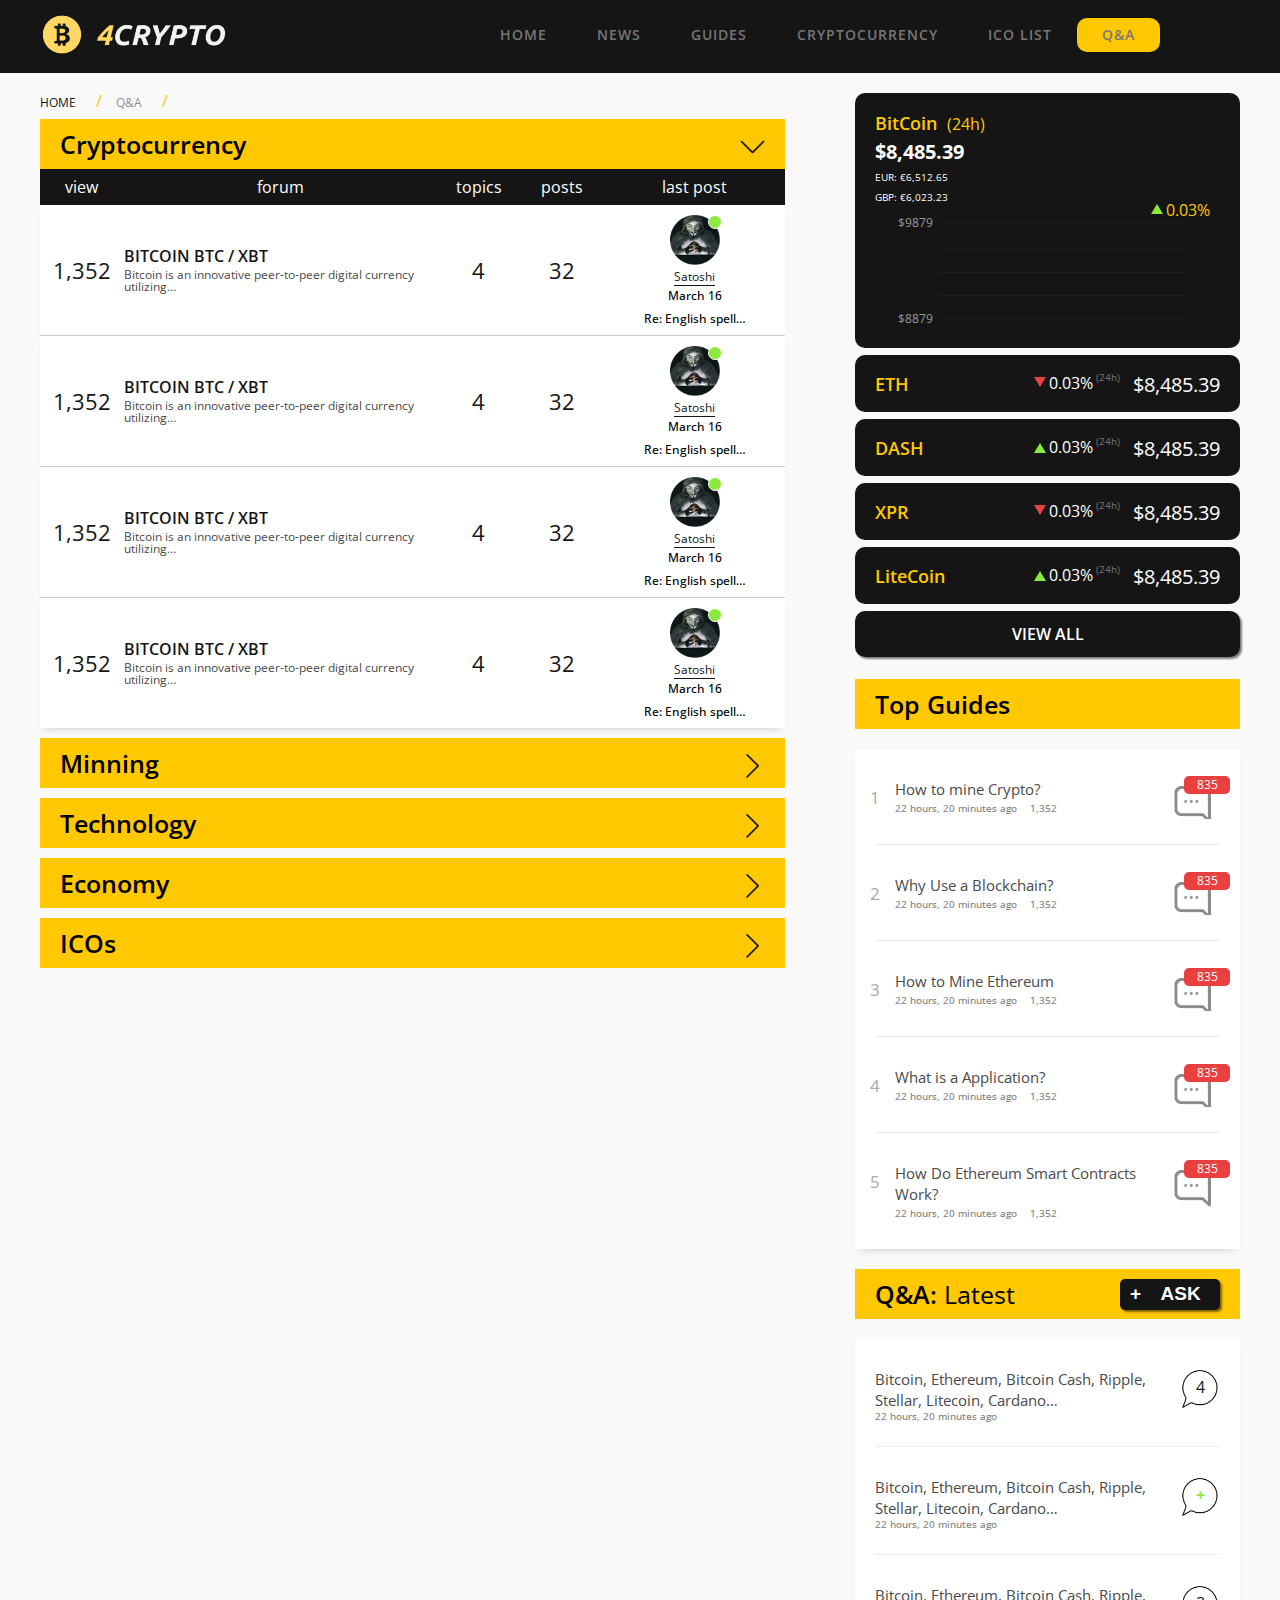
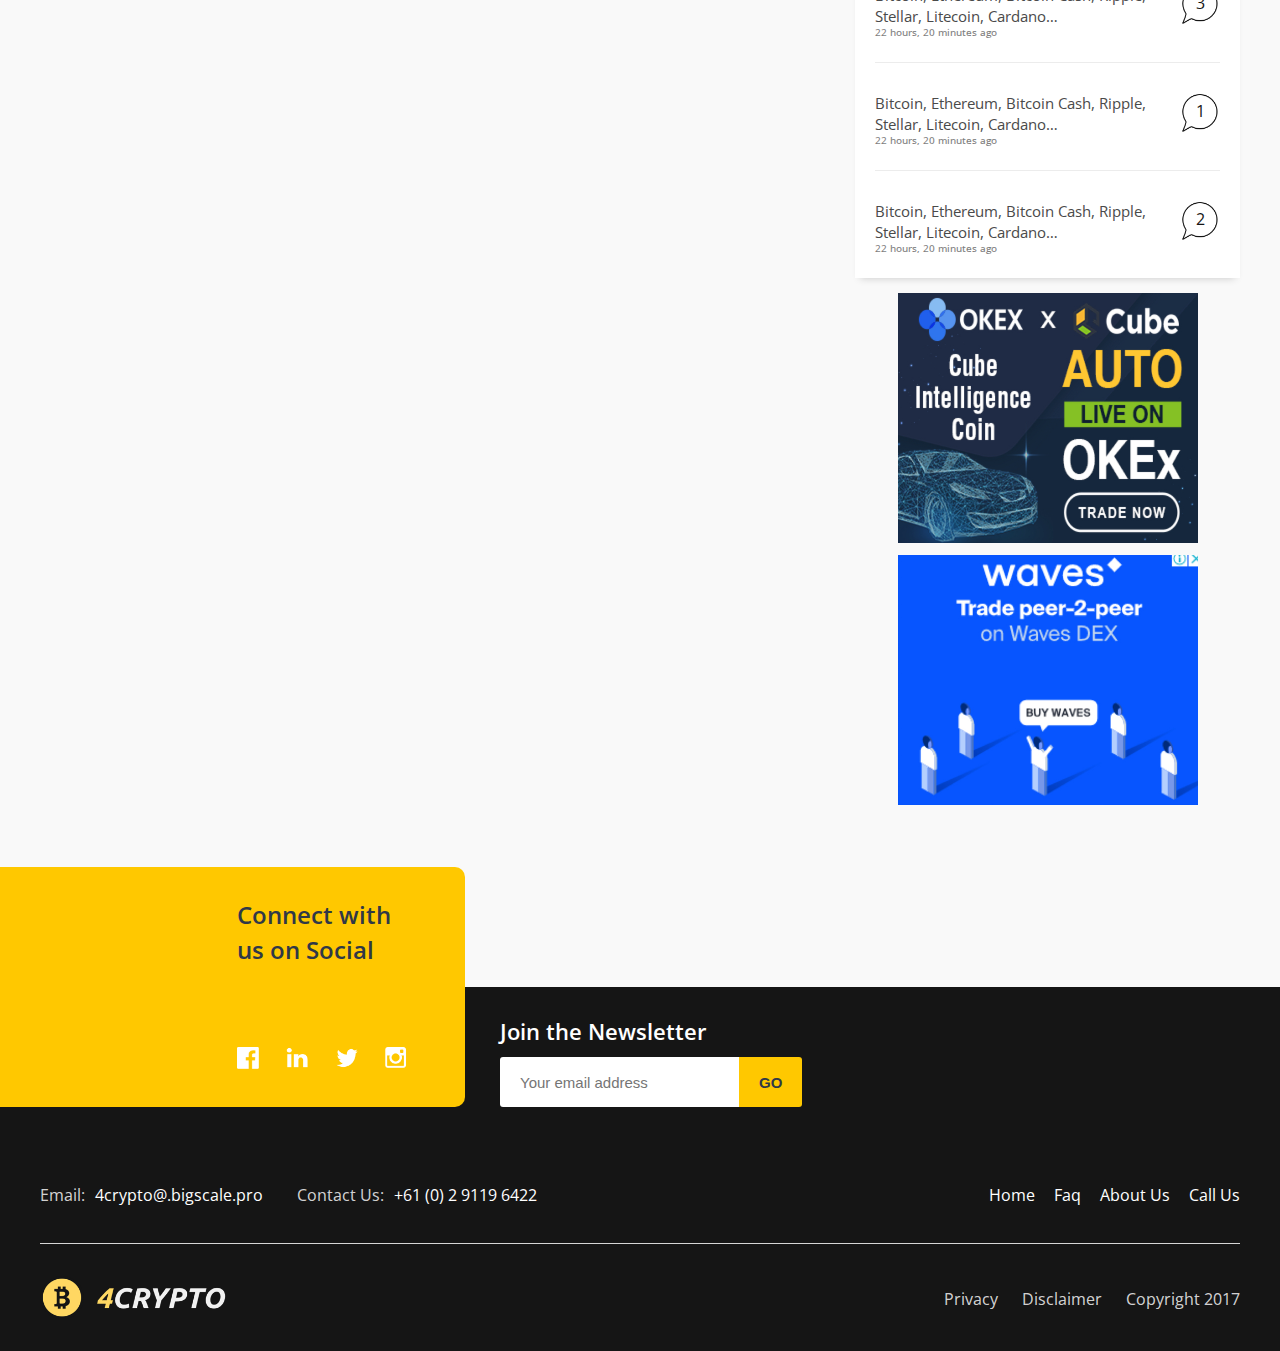
<file: Q&A.html>
<!DOCTYPE html>
<html lang="en">
<head>
	<meta charset="UTF-8">
	<meta name="viewport" content="width=device-width, initial-scale=1, maximum-scale=1, user-scalable=no"/>
	<title>project big scale 1</title>
	<script src="js/jquery-3.1.1.min.js"></script>
	<script src="pluggins/slick-slider/slick.js"></script>
	<link rel="stylesheet" href="pluggins/slick-slider/slick.css">
	<script src="js/script.js"></script>
	<link rel="stylesheet" href="css/style.css">
	<script src="pluggins/slick-menu/jquery.slicknav.js"></script>
	<link rel="stylesheet" href="pluggins/slick-menu/slicknav.css">
	<link rel="stylesheet" href="http://code.ionicframework.com/ionicons/2.0.1/css/ionicons.min.css">
</head>
<body>

<div class="popup" data-popup="popup-1">
<div class="popup-inner search">
<input type="text" class="input" placeholder="Search...">
<button class="ion-ios-search-strong"></button>
<a class="popup-close" data-popup-close="popup-1" href="#">x</a>
</div>
</div>


<header>
		<div class="top_header">
			<img src="img/ad2@2x.jpg" alt="header">
		</div>
		<nav>
			<div class="wrapper nav">
				<div class="logo">
				<a href="index.html">
					<img src="img/logo-white@2x.png" alt="4crypto">
				</a>
				</div>
				<ul class="menu">
					<li> 
						<a href="index.html">home</a>
						<ul class="submenu">
						<li><a href="index.html">main page</a></li>
						<li><a href="index.html">second page</a></li>
						</ul>
					</li>
					<li>
					<a href="news.html">news</a>
					<ul class="submenu">
						<li><a href="news.html">hot news</a></li>
						<li><a href="news.html">latest news</a></li>
					</ul>
					</li>
					<li><a href="guides.html">guides</a></li>
					<li ><a href="cryptocurrency.html">cryptocurrency</a></li>
					<li ><a href="icos.html">ico list</a></li>
					<li class="page_active"><a href="Q&A.html">q&a</a></li>
					<li class="search"><a class="btn1 ion-ios-search-strong ionicons" data-popup-open="popup-1" href="#" ></a></li>
					<li class="registration">
					<a href="#" class="ion-person-add ionicons"></a>
					</li>
				</ul>
			</div>
			<div class="crypto_values multiple-items first_crypto_val_block">
					<div class="value_block collapse">
						<div class="text_coin">
							<h4>BitCoin</h4><span class="hours">(24h)</span>
							<p class="cpi">$8,485.39</p>
							<p class="cost">EUR: €6,512.65</p>
							<p class="cost">GBP: €6,023.23</p>
							<p class="module pos">0.03%</p>
						</div>
					</div>
					<div class="value_block">
						<div class="text_coin">
						<h4>ETH</h4><span class="hours">(24h)</span>
						<p class="cpi">$8,485.39</p>
						<p class="cost">EUR: €6,512.65</p>
						<p class="cost">GBP: €6,023.23</p>
						<p class="module neg">0.03%</p>
						</div>
					</div>
					<div class="value_block">
						<div class="text_coin">
						<h4>DASH</h4><span class="hours">(24h)</span>
						<p class="cpi">$8,485.39</p>
						<p class="cost">EUR: €6,512.65</p>
						<p class="cost">GBP: €6,023.23</p>
						<p class="module pos">0.03%</p>
						</div>
					</div>
					<div class="value_block">
						<div class="text_coin">
						<h4>XPR</h4><span class="hours">(24h)</span>
						<p class="cpi">$8,485.39</p>
						<p class="cost">EUR: €6,512.65</p>
						<p class="cost">GBP: €6,023.23</p>
						<p class="module neg">0.03%</p>
						</div>
					</div>
					<div class="value_block">
						<div class="text_coin">
						<h4>LiteCoin</h4><span class="hours">(24h)</span>
						<p class="cpi">$8,485.39</p>
						<p class="cost">EUR: €6,512.65</p>
						<p class="cost">GBP: €6,023.23</p>
						<p class="module pos">0.03%</p>
						</div>
					</div>
				</div> <!-- crypto values -->
		</nav>
</header>

<div class="container_news guidesandquestion">
	<div class="wrapper">
		<div class="container_news_left single_news">
			<div class="breadcrumbs">
				<ul>
					<li class="prev_crumb"><a href="index.html">home</a></li>
					<li class="now_crumb"><a href="q&a">Q&A</a></li>
				</ul>
			</div>	<!-- breadcrumbs -->
			<div class="q_and_a_blocks">
				<div class="q_and_a_block q_and_a_block_show">
					<div class="question_header q_and_a_title">
						<h2>Cryptocurrency</h2>
						<span><img src="img/q&a/shape123@2x.png" alt="aroow" class="active_toggle_span"></span>
					</div>
					<div class="q_and_a_content">
						<table>
							<thead>
								<tr>
								    <th>view</th>
								    <th>forum</th>
								    <th>topics</th>
								    <th>posts</th>
								    <th>last post</th>
								</tr>
							</thead>
							<tbody>
								<tr>
									<td>1,352</td>
									<td>
										<a href="single_Q&A.html">
											<h4>BITCOIN BTC / XBT</h4>
											<p>Bitcoin is an innovative peer-to-peer digital currency utilizing…</p>
										</a>
									</td>
									<td>4</td>
									<td>32</td>
									<td>
										<div class="q_and_a_content_table_right_column">
											<div class="q_and_a_content_table_img_and_status">
											<img src="img/q&a/group-5@2x.png" alt="user">
											<div class="user_status user_status_online"></div>
											</div>
											<span>Satoshi</span>
											<p class="q_and_a_content_table_time"><span class="ion-ios-clock-outline ionicons"></span> <span>March 16</span></p>
											<p>Re: English spell…</p>
										</div>
									</td>
								</tr>
								<tr>
									<td>1,352</td>
									<td>
										<a href="single_Q&A.html">
											<h4>BITCOIN BTC / XBT</h4>
											<p>Bitcoin is an innovative peer-to-peer digital currency utilizing…</p>
										</a>
									</td>
									<td>4</td>
									<td>32</td>
									<td>
										<div class="q_and_a_content_table_right_column">
											<div class="q_and_a_content_table_img_and_status">
											<img src="img/q&a/group-5@2x.png" alt="user">
											<div class="user_status user_status_online"></div>
											</div>
											<span>Satoshi</span>
											<p class="q_and_a_content_table_time"><span class="ion-ios-clock-outline ionicons"></span> <span>March 16</span></p>
											<p>Re: English spell…</p>
										</div>
									</td>
								</tr>
								<tr>
									<td>1,352</td>
									<td>
										<a href="single_Q&A.html">
											<h4>BITCOIN BTC / XBT</h4>
											<p>Bitcoin is an innovative peer-to-peer digital currency utilizing…</p>
										</a>
									</td>
									<td>4</td>
									<td>32</td>
									<td>
										<div class="q_and_a_content_table_right_column">
											<div class="q_and_a_content_table_img_and_status">
												<img src="img/q&a/group-5@2x.png" alt="user">
												<div class="user_status user_status_online"></div>
											</div>
											<span>Satoshi</span>
											<p class="q_and_a_content_table_time"><span class="ion-ios-clock-outline ionicons"></span> <span>March 16</span></p>
											<p>Re: English spell…</p>
										</div>
									</td>
								</tr>
								<tr>
									<td>1,352</td>
									<td>
										<a href="single_Q&A.html">
											<h4>BITCOIN BTC / XBT</h4>
											<p>Bitcoin is an innovative peer-to-peer digital currency utilizing…</p>
										</a>
									</td>
									<td>4</td>
									<td>32</td>
									<td>
										<div class="q_and_a_content_table_right_column">
											<div class="q_and_a_content_table_img_and_status">
											<img src="img/q&a/group-5@2x.png" alt="user">
											<div class="user_status user_status_online"></div>
											</div>
											<span>Satoshi</span>
											<p class="q_and_a_content_table_time"><span class="ion-ios-clock-outline ionicons"></span> <span>March 16</span></p>
											<p>Re: English spell…</p>
										</div>
									</td>
								</tr>
							</tbody>
						</table>
					</div>
				</div> <!-- q_and_a_block -->
				<div class="q_and_a_block">
					<div class="question_header q_and_a_title">
						<h2>Minning</h2>
						<span><img src="img/q&a/shape123@2x.png" alt="aroow"></span>
					</div>
					<div class="q_and_a_content">
						<table>
							<thead>
								<tr>
								    <th>view</th>
								    <th>forum</th>
								    <th>topics</th>
								    <th>posts</th>
								    <th>last post</th>
								</tr>
							</thead>
							<tbody>
								<tr>
									<td>1,352</td>
									<td>
										<a href="single_Q&A.html">
											<h4>BITCOIN BTC / XBT</h4>
											<p>Bitcoin is an innovative peer-to-peer digital currency utilizing…</p>
										</a>
									</td>
									<td>4</td>
									<td>32</td>
									<td>
										<div class="q_and_a_content_table_right_column">
											<div class="q_and_a_content_table_img_and_status">
											<img src="img/q&a/group-5@2x.png" alt="user">
											<div class="user_status user_status_online"></div>
											</div>
											<span>Satoshi</span>
											<p class="q_and_a_content_table_time"><span class="ion-ios-clock-outline ionicons"></span> <span>March 16</span></p>
											<p>Re: English spell…</p>
										</div>
									</td>
								</tr>
								<tr>
									<td>1,352</td>
									<td>
										<a href="single_Q&A.html">
											<h4>BITCOIN BTC / XBT</h4>
											<p>Bitcoin is an innovative peer-to-peer digital currency utilizing…</p>
										</a>
									</td>
									<td>4</td>
									<td>32</td>
									<td>
										<div class="q_and_a_content_table_right_column">
											<div class="q_and_a_content_table_img_and_status">
											<img src="img/q&a/group-5@2x.png" alt="user">
											<div class="user_status user_status_online"></div>
											</div>
											<span>Satoshi</span>
											<p class="q_and_a_content_table_time"><span class="ion-ios-clock-outline ionicons"></span> <span>March 16</span></p>
											<p>Re: English spell…</p>
										</div>
									</td>
								</tr>
								<tr>
									<td>1,352</td>
									<td>
										<a href="single_Q&A.html">
											<h4>BITCOIN BTC / XBT</h4>
											<p>Bitcoin is an innovative peer-to-peer digital currency utilizing…</p>
										</a>
									</td>
									<td>4</td>
									<td>32</td>
									<td>
										<div class="q_and_a_content_table_right_column">
											<div class="q_and_a_content_table_img_and_status">
												<img src="img/q&a/group-5@2x.png" alt="user">
												<div class="user_status user_status_online"></div>
											</div>
											<span>Satoshi</span>
											<p class="q_and_a_content_table_time"><span class="ion-ios-clock-outline ionicons"></span> <span>March 16</span></p>
											<p>Re: English spell…</p>
										</div>
									</td>
								</tr>
							</tbody>
						</table>
					</div>
				</div> <!-- q_and_a_block -->
				<div class="q_and_a_block">
					<div class="question_header q_and_a_title">
						<h2>Technology</h2>
						<span><img src="img/q&a/shape123@2x.png" alt="aroow"></span>
					</div>
					<div class="q_and_a_content">
						<table>
							<thead>
								<tr>
								    <th>view</th>
								    <th>forum</th>
								    <th>topics</th>
								    <th>posts</th>
								    <th>last post</th>
								</tr>
							</thead>
							<tbody>
								<tr>
									<td>1,352</td>
									<td>
										<a href="single_Q&A.html">
											<h4>BITCOIN BTC / XBT</h4>
											<p>Bitcoin is an innovative peer-to-peer digital currency utilizing…</p>
										</a>
									</td>
									<td>4</td>
									<td>32</td>
									<td>
										<div class="q_and_a_content_table_right_column">
											<div class="q_and_a_content_table_img_and_status">
											<img src="img/q&a/group-5@2x.png" alt="user">
											<div class="user_status user_status_online"></div>
											</div>
											<span>Satoshi</span>
											<p class="q_and_a_content_table_time"><span class="ion-ios-clock-outline ionicons"></span> <span>March 16</span></p>
											<p>Re: English spell…</p>
										</div>
									</td>
								</tr>
								<tr>
									<td>1,352</td>
									<td>
										<a href="single_Q&A.html">
											<h4>BITCOIN BTC / XBT</h4>
											<p>Bitcoin is an innovative peer-to-peer digital currency utilizing…</p>
										</a>
									</td>
									<td>4</td>
									<td>32</td>
									<td>
										<div class="q_and_a_content_table_right_column">
											<div class="q_and_a_content_table_img_and_status">
											<img src="img/q&a/group-5@2x.png" alt="user">
											<div class="user_status user_status_online"></div>
											</div>
											<span>Satoshi</span>
											<p class="q_and_a_content_table_time"><span class="ion-ios-clock-outline ionicons"></span> <span>March 16</span></p>
											<p>Re: English spell…</p>
										</div>
									</td>
								</tr>
								<tr>
									<td>1,352</td>
									<td>
										<a href="single_Q&A.html">
											<h4>BITCOIN BTC / XBT</h4>
											<p>Bitcoin is an innovative peer-to-peer digital currency utilizing…</p>
										</a>
									</td>
									<td>4</td>
									<td>32</td>
									<td>
										<div class="q_and_a_content_table_right_column">
											<div class="q_and_a_content_table_img_and_status">
												<img src="img/q&a/group-5@2x.png" alt="user">
												<div class="user_status user_status_online"></div>
											</div>
											<span>Satoshi</span>
											<p class="q_and_a_content_table_time"><span class="ion-ios-clock-outline ionicons"></span> <span>March 16</span></p>
											<p>Re: English spell…</p>
										</div>
									</td>
								</tr>
							</tbody>
						</table>
					</div>
				</div> <!-- q_and_a_block -->
				<div class="q_and_a_block">
					<div class="question_header q_and_a_title">
						<h2>Economy</h2>
						<span><img src="img/q&a/shape123@2x.png" alt="aroow"></span>
					</div>
					<div class="q_and_a_content">
						<table>
							<thead>
								<tr>
								    <th>view</th>
								    <th>forum</th>
								    <th>topics</th>
								    <th>posts</th>
								    <th>last post</th>
								</tr>
							</thead>
							<tbody>
								<tr>
									<td>1,352</td>
									<td>
										<a href="single_Q&A.html">
											<h4>BITCOIN BTC / XBT</h4>
											<p>Bitcoin is an innovative peer-to-peer digital currency utilizing…</p>
										</a>
									</td>
									<td>4</td>
									<td>32</td>
									<td>
										<div class="q_and_a_content_table_right_column">
											<div class="q_and_a_content_table_img_and_status">
											<img src="img/q&a/group-5@2x.png" alt="user">
											<div class="user_status user_status_online"></div>
											</div>
											<span>Satoshi</span>
											<p class="q_and_a_content_table_time"><span class="ion-ios-clock-outline ionicons"></span> <span>March 16</span></p>
											<p>Re: English spell…</p>
										</div>
									</td>
								</tr>
								<tr>
									<td>1,352</td>
									<td>
										<a href="single_Q&A.html">
											<h4>BITCOIN BTC / XBT</h4>
											<p>Bitcoin is an innovative peer-to-peer digital currency utilizing…</p>
										</a>
									</td>
									<td>4</td>
									<td>32</td>
									<td>
										<div class="q_and_a_content_table_right_column">
											<div class="q_and_a_content_table_img_and_status">
											<img src="img/q&a/group-5@2x.png" alt="user">
											<div class="user_status user_status_online"></div>
											</div>
											<span>Satoshi</span>
											<p class="q_and_a_content_table_time"><span class="ion-ios-clock-outline ionicons"></span> <span>March 16</span></p>
											<p>Re: English spell…</p>
										</div>
									</td>
								</tr>
								<tr>
									<td>1,352</td>
									<td>
										<a href="single_Q&A.html">
											<h4>BITCOIN BTC / XBT</h4>
											<p>Bitcoin is an innovative peer-to-peer digital currency utilizing…</p>
										</a>
									</td>
									<td>4</td>
									<td>32</td>
									<td>
										<div class="q_and_a_content_table_right_column">
											<div class="q_and_a_content_table_img_and_status">
												<img src="img/q&a/group-5@2x.png" alt="user">
												<div class="user_status user_status_online"></div>
											</div>
											<span>Satoshi</span>
											<p class="q_and_a_content_table_time"><span class="ion-ios-clock-outline ionicons"></span> <span>March 16</span></p>
											<p>Re: English spell…</p>
										</div>
									</td>
								</tr>
							</tbody>
						</table>
					</div>
				</div> <!-- q_and_a_block -->
				<div class="q_and_a_block">
					<div class="question_header q_and_a_title">
						<h2>ICOs</h2>
						<span><img src="img/q&a/shape123@2x.png" alt="aroow"></span>
					</div>
					<div class="q_and_a_content">
						<table>
							<thead>
								<tr>
								    <th>view</th>
								    <th>forum</th>
								    <th>topics</th>
								    <th>posts</th>
								    <th>last post</th>
								</tr>
							</thead>
							<tbody>
								<tr>
									<td>1,352</td>
									<td>
										<a href="single_Q&A.html">
											<h4>BITCOIN BTC / XBT</h4>
											<p>Bitcoin is an innovative peer-to-peer digital currency utilizing…</p>
										</a>
									</td>
									<td>4</td>
									<td>32</td>
									<td>
										<div class="q_and_a_content_table_right_column">
											<div class="q_and_a_content_table_img_and_status">
											<img src="img/q&a/group-5@2x.png" alt="user">
											<div class="user_status user_status_online"></div>
											</div>
											<span>Satoshi</span>
											<p class="q_and_a_content_table_time"><span class="ion-ios-clock-outline ionicons"></span> <span>March 16</span></p>
											<p>Re: English spell…</p>
										</div>
									</td>
								</tr>
								<tr>
									<td>1,352</td>
									<td>
										<a href="single_Q&A.html">
											<h4>BITCOIN BTC / XBT</h4>
											<p>Bitcoin is an innovative peer-to-peer digital currency utilizing…</p>
										</a>
									</td>
									<td>4</td>
									<td>32</td>
									<td>
										<div class="q_and_a_content_table_right_column">
											<div class="q_and_a_content_table_img_and_status">
											<img src="img/q&a/group-5@2x.png" alt="user">
											<div class="user_status user_status_online"></div>
											</div>
											<span>Satoshi</span>
											<p class="q_and_a_content_table_time"><span class="ion-ios-clock-outline ionicons"></span> <span>March 16</span></p>
											<p>Re: English spell…</p>
										</div>
									</td>
								</tr>
								<tr>
									<td>1,352</td>
									<td>
										<a href="single_Q&A.html">
											<h4>BITCOIN BTC / XBT</h4>
											<p>Bitcoin is an innovative peer-to-peer digital currency utilizing…</p>
										</a>
									</td>
									<td>4</td>
									<td>32</td>
									<td>
										<div class="q_and_a_content_table_right_column">
											<div class="q_and_a_content_table_img_and_status">
												<img src="img/q&a/group-5@2x.png" alt="user">
												<div class="user_status user_status_online"></div>
											</div>
											<span>Satoshi</span>
											<p class="q_and_a_content_table_time"><span class="ion-ios-clock-outline ionicons"></span> <span>March 16</span></p>
											<p>Re: English spell…</p>
										</div>
									</td>
								</tr>
							</tbody>
						</table>
					</div>
				</div> <!-- q_and_a_block -->
			</div> <!-- q_and_a_blocks -->
		</div>

			<div class="container_news_right">
				<div class="crypto_values second_crypto_val_block">	
					<div class="value_block collapse">
						<div class="text_coin">
							<h4>BitCoin</h4><span class="hours">(24h)</span>
							<p class="cpi">$8,485.39</p>
							<p class="cost">EUR: €6,512.65</p>
							<p class="cost">GBP: €6,023.23</p>
							<p class="module pos">0.03%</p>
						</div>
						<div class="graphic">
							<div class="graph__wrapper">
							  <div class="coordinates">
							  	<span></span>
							  	<span></span>
							  	<span></span>
							  	<span></span>
							  	<span></span> 
							  </div>
							    <svg width="220px" height="107px" viewBox="0 0 280 107" version="1.1">
							      <defs>
							          <linearGradient x1="0%" y1="100%" x2="100%" y2="100%" id="linearGradient-1">
							              <stop stop-color="#ffec43" offset="0%"></stop>
							              <stop stop-color="#ffdc00" offset="41.7610013%"></stop>
							              <stop stop-color="#ffb400" offset="78.6870217%"></stop>
							              <stop stop-color="#ffc800" offset="100%"></stop>
							          </linearGradient>
							      </defs>
							      <g id="Page-1" stroke="none" stroke-width="1" fill="none" fill-rule="evenodd">
							          <path d="M2.10546875,95.75 L40.5546875,68.3476562 L55.2109375,81.1796875 L65.2148437,76.3945312 L96.1835937,86.8320312 L131.023438,19.9414062 L142.15625,23.7226562 L183.605469,2.1953125 L211.007812,22.3320312 L234.320312,71.5664062 L234.667969,83.0039062 L244.019531,83.0039062 L247.105469,88.8320312 L312.695312,104.839844" id="Path-1" stroke="url(#linearGradient-1)" stroke-width="4" class="path"></path>
							      </g>
							  </svg>
							</div>  
						</div>
					</div>
					<div class="value_block">
						<div class="text_coin">
						<h4>ETH</h4><span class="hours">(24h)</span>
						<p class="cpi">$8,485.39</p>
						<p class="cost">EUR: €6,512.65</p>
						<p class="cost">GBP: €6,023.23</p>
						<p class="module neg">0.03%</p>
						</div>
						<div class="graphic">
							<div class="graph__wrapper">
							  <div class="coordinates">
							  	<span></span>
							  	<span></span>
							  	<span></span>
							  	<span></span>
							  	<span></span> 
							  </div>
							    <svg width="220px" height="107px" viewBox="0 0 280 107" version="1.1">
							      <defs>
							          <linearGradient x1="0%" y1="100%" x2="100%" y2="100%" id="linearGradient-2">
							              <stop stop-color="#ffec43" offset="0%"></stop>
							              <stop stop-color="#ffdc00" offset="41.7610013%"></stop>
							              <stop stop-color="#ffb400" offset="78.6870217%"></stop>
							              <stop stop-color="#ffc800" offset="100%"></stop>
							          </linearGradient>
							      </defs>
							      <g id="Page-2" stroke="none" stroke-width="1" fill="none" fill-rule="evenodd">
							          <path d="M2.10546875,95.75 L40.5546875,68.3476562 L55.2109375,81.1796875 L65.2148437,76.3945312 L96.1835937,86.8320312 L131.023438,19.9414062 L142.15625,23.7226562 L183.605469,2.1953125 L211.007812,22.3320312 L234.320312,71.5664062 L234.667969,83.0039062 L244.019531,83.0039062 L247.105469,88.8320312 L312.695312,104.839844" id="Path-2" stroke="url(#linearGradient-2)" stroke-width="4" class="path"></path>
							      </g>
							  </svg>
							</div>  
						</div>
					</div>
					<div class="value_block">
						<div class="text_coin">
						<h4>DASH</h4><span class="hours">(24h)</span>
						<p class="cpi">$8,485.39</p>
						<p class="cost">EUR: €6,512.65</p>
						<p class="cost">GBP: €6,023.23</p>
						<p class="module pos">0.03%</p>
						</div>
						<div class="graphic">
							<div class="graph__wrapper">
							  <div class="coordinates">
							  	<span></span>
							  	<span></span>
							  	<span></span>
							  	<span></span>
							  	<span></span> 
							  </div>
							    <svg width="220px" height="107px" viewBox="0 0 280 107" version="1.1">
							     <defs>
							          <linearGradient x1="0%" y1="100%" x2="100%" y2="100%" id="linearGradient-3">
							              <stop stop-color="#ffec43" offset="0%"></stop>
							              <stop stop-color="#ffdc00" offset="41.7610013%"></stop>
							              <stop stop-color="#ffb400" offset="78.6870217%"></stop>
							              <stop stop-color="#ffc800" offset="100%"></stop>
							          </linearGradient>
							      </defs>
							      <g id="Page-3" stroke="none" stroke-width="1" fill="none" fill-rule="evenodd" >
							          <path d="M2.10546875,95.75 L40.5546875,68.3476562 L55.2109375,81.1796875 L65.2148437,76.3945312 L96.1835937,86.8320312 L131.023438,19.9414062 L142.15625,23.7226562 L183.605469,2.1953125 L211.007812,22.3320312 L234.320312,71.5664062 L234.667969,83.0039062 L244.019531,83.0039062 L247.105469,88.8320312 L312.695312,104.839844" id="Path-3" stroke="url(#linearGradient-3)" stroke-width="4" class="path"></path>
							      </g>
							  </svg>
							</div>  
						</div>
					</div>
					<div class="value_block">
						<div class="text_coin">
						<h4>XPR</h4><span class="hours">(24h)</span>
						<p class="cpi">$8,485.39</p>
						<p class="cost">EUR: €6,512.65</p>
						<p class="cost">GBP: €6,023.23</p>
						<p class="module neg">0.03%</p>
						</div>
						<div class="graphic">
							<div class="graph__wrapper">
							  <div class="coordinates">
							  	<span></span>
							  	<span></span>
							  	<span></span>
							  	<span></span>
							  	<span></span> 
							  </div>
							    <svg width="220px" height="107px" viewBox="0 0 280 107" version="1.1">
							     <defs>
							          <linearGradient x1="0%" y1="100%" x2="100%" y2="100%" id="linearGradient-4">
							              <stop stop-color="#ffec43" offset="0%"></stop>
							              <stop stop-color="#ffdc00" offset="41.7610013%"></stop>
							              <stop stop-color="#ffb400" offset="78.6870217%"></stop>
							              <stop stop-color="#ffc800" offset="100%"></stop>
							          </linearGradient>
							      </defs>
							      <g id="Page-4" stroke="none" stroke-width="1" fill="none" fill-rule="evenodd">
							          <path d="M2.10546875,95.75 L40.5546875,68.3476562 L55.2109375,81.1796875 L65.2148437,76.3945312 L96.1835937,86.8320312 L131.023438,19.9414062 L142.15625,23.7226562 L183.605469,2.1953125 L211.007812,22.3320312 L234.320312,71.5664062 L234.667969,83.0039062 L244.019531,83.0039062 L247.105469,88.8320312 L312.695312,104.839844" id="Path-4" stroke="url(#linearGradient-4)" stroke-width="4" class="path"></path>
							      </g>
							  </svg>
							</div>  
						</div>
					</div>
					<div class="value_block">
						<div class="text_coin">
						<h4>LiteCoin</h4><span class="hours">(24h)</span>
						<p class="cpi">$8,485.39</p>
						<p class="cost">EUR: €6,512.65</p>
						<p class="cost">GBP: €6,023.23</p>
						<p class="module pos">0.03%</p>
						</div>
						<div class="graphic">
							<div class="graph__wrapper">
							  <div class="coordinates">
							  	<span></span>
							  	<span></span>
							  	<span></span>
							  	<span></span>
							  	<span></span> 
							  </div>
							    <svg width="220px" height="107px" viewBox="0 0 280 107" version="1.1">
							      <defs>
							          <linearGradient x1="0%" y1="100%" x2="100%" y2="100%" id="linearGradient-5">
							              <stop stop-color="#ffec43" offset="0%"></stop>
							              <stop stop-color="#ffdc00" offset="41.7610013%"></stop>
							              <stop stop-color="#ffb400" offset="78.6870217%"></stop>
							              <stop stop-color="#ffc800" offset="100%"></stop>
							          </linearGradient>
							      </defs>
							      <g id="Page-5" stroke="none" stroke-width="1" fill="none" fill-rule="evenodd">
							          <path d="M2.10546875,95.75 L40.5546875,68.3476562 L55.2109375,81.1796875 L65.2148437,76.3945312 L96.1835937,86.8320312 L131.023438,19.9414062 L142.15625,23.7226562 L183.605469,2.1953125 L211.007812,22.3320312 L234.320312,71.5664062 L234.667969,83.0039062 L244.019531,83.0039062 L247.105469,88.8320312 L312.695312,104.839844" id="Path-5" stroke="url(#linearGradient-5)" stroke-width="4" class="path"></path>
							      </g>
							  </svg>
							</div>  
						</div>
					</div>
					<div id="button" class="ripple btn">View All</div>
				</div>

				
					<div class="questions topguides">
					<div class="question_header">
						<h2>Top Guides</h2>
					</div>
					<div class="question_blocks top_guides">
						<a class="question_block" href="#">
							<div class="number">
								<span>1</span>
							</div>
							<div>
								<h4>How to mine Crypto?</h4>
								<p>
									<span>22 hours, 20 minutes ago</span>
									<span><span class="ion-ios-eye ionicons"></span> 1,352</span>
								</p>
							</div>
							<div class="viewers">
							<span>835</span></div>
						</a>
						<a class="question_block" href="#">
							<div class="number">
								<span>2</span>
							</div>
							<div>
								<h4>Why Use a Blockchain?</h4>
								<p>
									<span>22 hours, 20 minutes ago</span>
									<span><span class="ion-ios-eye ionicons"></span> 1,352</span>
								</p>
							</div>
							<div class="viewers">
							<span>835</span></div>
						</a>
						<a class="question_block" href="#">
							<div class="number">
								<span>3</span>
							</div>
							<div>
								<h4>How to Mine Ethereum</h4>
								<p>
									<span>22 hours, 20 minutes ago</span>
									<span><span class="ion-ios-eye ionicons"></span> 1,352</span>
								</p>
							</div>
							<div class="viewers">
							<span>835</span></div>
						</a>
						<a class="question_block" href="#">
							<div class="number">
								<span>4</span>
							</div>
							<div>
								<h4>What is a Application?</h4>
								<p>
									<span>22 hours, 20 minutes ago</span>
									<span><span class="ion-ios-eye ionicons"></span> 1,352</span>
								</p>
							</div>
							<div class="viewers">
							<span>835</span></div>
						</a>
						<a class="question_block" href="#">
							<div class="number">
								<span>5</span>
							</div>
							<div>
								<h4>How Do Ethereum Smart Contracts Work?</h4>
								<p>
									<span>22 hours, 20 minutes ago</span>
									<span><span class="ion-ios-eye ionicons"></span> 1,352</span>
								</p>
							</div>
							<div class="viewers">
							<span>835</span></div>
						</a>
					</div> <!-- question blocks -->
					<div class="questions latestQA">
					<div class="question_header">
						<h2>Q&A: <span>Latest</span></h2>
						<button class="ask ripple btn" id="button3"><span>+</span>Ask</button>
					</div>
					<div class="question_blocks QandA">
						<a class="question_block" href="#">
							<div>
								<h4>Bitcoin, Ethereum, Bitcoin Cash, Ripple, Stellar, Litecoin, Cardano…</h4>
								<p><span>22 hours, 20 minutes ago</span></p>
							</div>
							<div class="reply_val"><span>4</span></div>
						</a>
						<a class="question_block" href="#">
							<div>
								<h4>Bitcoin, Ethereum, Bitcoin Cash, Ripple, Stellar, Litecoin, Cardano…</h4>
								<p>22 hours, 20 minutes ago</p>
							</div>
							<div class="add_new_post reply_val"><span>+</span></div>
						</a>
						<a class="question_block" href="#">
							<div>
								<h4>Bitcoin, Ethereum, Bitcoin Cash, Ripple, Stellar, Litecoin, Cardano…</h4>
								<p>22 hours, 20 minutes ago</p>
							</div>
							<div class="reply_val"><span>3</span></div>
						</a>
						<a class="question_block" href="#">
							<div>
								<h4>Bitcoin, Ethereum, Bitcoin Cash, Ripple, Stellar, Litecoin, Cardano…</h4>
								<p>22 hours, 20 minutes ago</p>
							</div>
							<div class="reply_val"><span>1</span></div>
						</a>
						<a class="question_block" href="#">
							<div>
								<h4>Bitcoin, Ethereum, Bitcoin Cash, Ripple, Stellar, Litecoin, Cardano…</h4>
								<p>22 hours, 20 minutes ago</p>
							</div>
							<div class="reply_val"><span>2</span></div>
						</a>
					</div> <!-- question blocks -->

					<div class="banners">
						<div class="banner firstbanner">
							<img src="img/ad@2x.jpg" alt="banner">
						</div>
						<div class="banner secondbanner">
							<img src="img/ad1@2x.jpg" alt="banner">
						</div>
					</div> <!-- banners -->
				</div>


		</div> 
	</div> <!-- block _ right -->

	</div>
</div>

<footer>
		<div class="social_icon_block">
			<div class="social_icon">
				<h4>Connect with us on Social</h4>
				<ul class="footer_social">
					<li><a href="#"><img src="img/facebook@2x.png" alt="facebook"></a></li>
					<li><a href="#"><img src="img/linkedin@2x.png" alt="linkedin"></a></li>
					<li><a href="#"><img src="img/twitter@2x.png" alt="twitter"></a></li>
					<li><a href="#"><img src="img/instagram@2x.png" alt="instagram"></a></li>
				</ul>
			</div>
		</div>
		<div class="join_news">
			<h4>Join the Newsletter</h4>
			<div class="form">
				<input type="text" placeholder="Your email address">
				<button type="submit">GO</button>
			</div>
		</div>
		<div class="contact">
			<div class="wrapper">
				<div class="cont">
					<span>Email:<a href="#">4crypto@.bigscale.pro</a></span>
					<span>Contact Us:<a href="#">+61 (0) 2 9119 6422</a></span>
				</div>
				<div class="footer_nav">
					<ul>
						<li><a href="#">Home</a></li>
						<li><a href="#">Faq</a></li>
						<li><a href="#">About Us</a></li>
						<li><a href="#">Call Us</a></li>
					</ul>
				</div>				
			</div>
		</div>
		<div class="footer_end">
			<div class="wrapper">
				<div class="logo">
					<a href="index.html"><img src="img/logo-white@2x.png" alt="logo"></a>
				</div>
				<div class="rules">
					<ul>
						<li><a href="#">Privacy</a></li>
						<li><a href="#">Disclaimer</a></li>
						<li><a href="#">Copyright 2017</a></li>
					</ul>
				</div>
			</div>
		</div>
</footer>
</body>
</html>
</file>
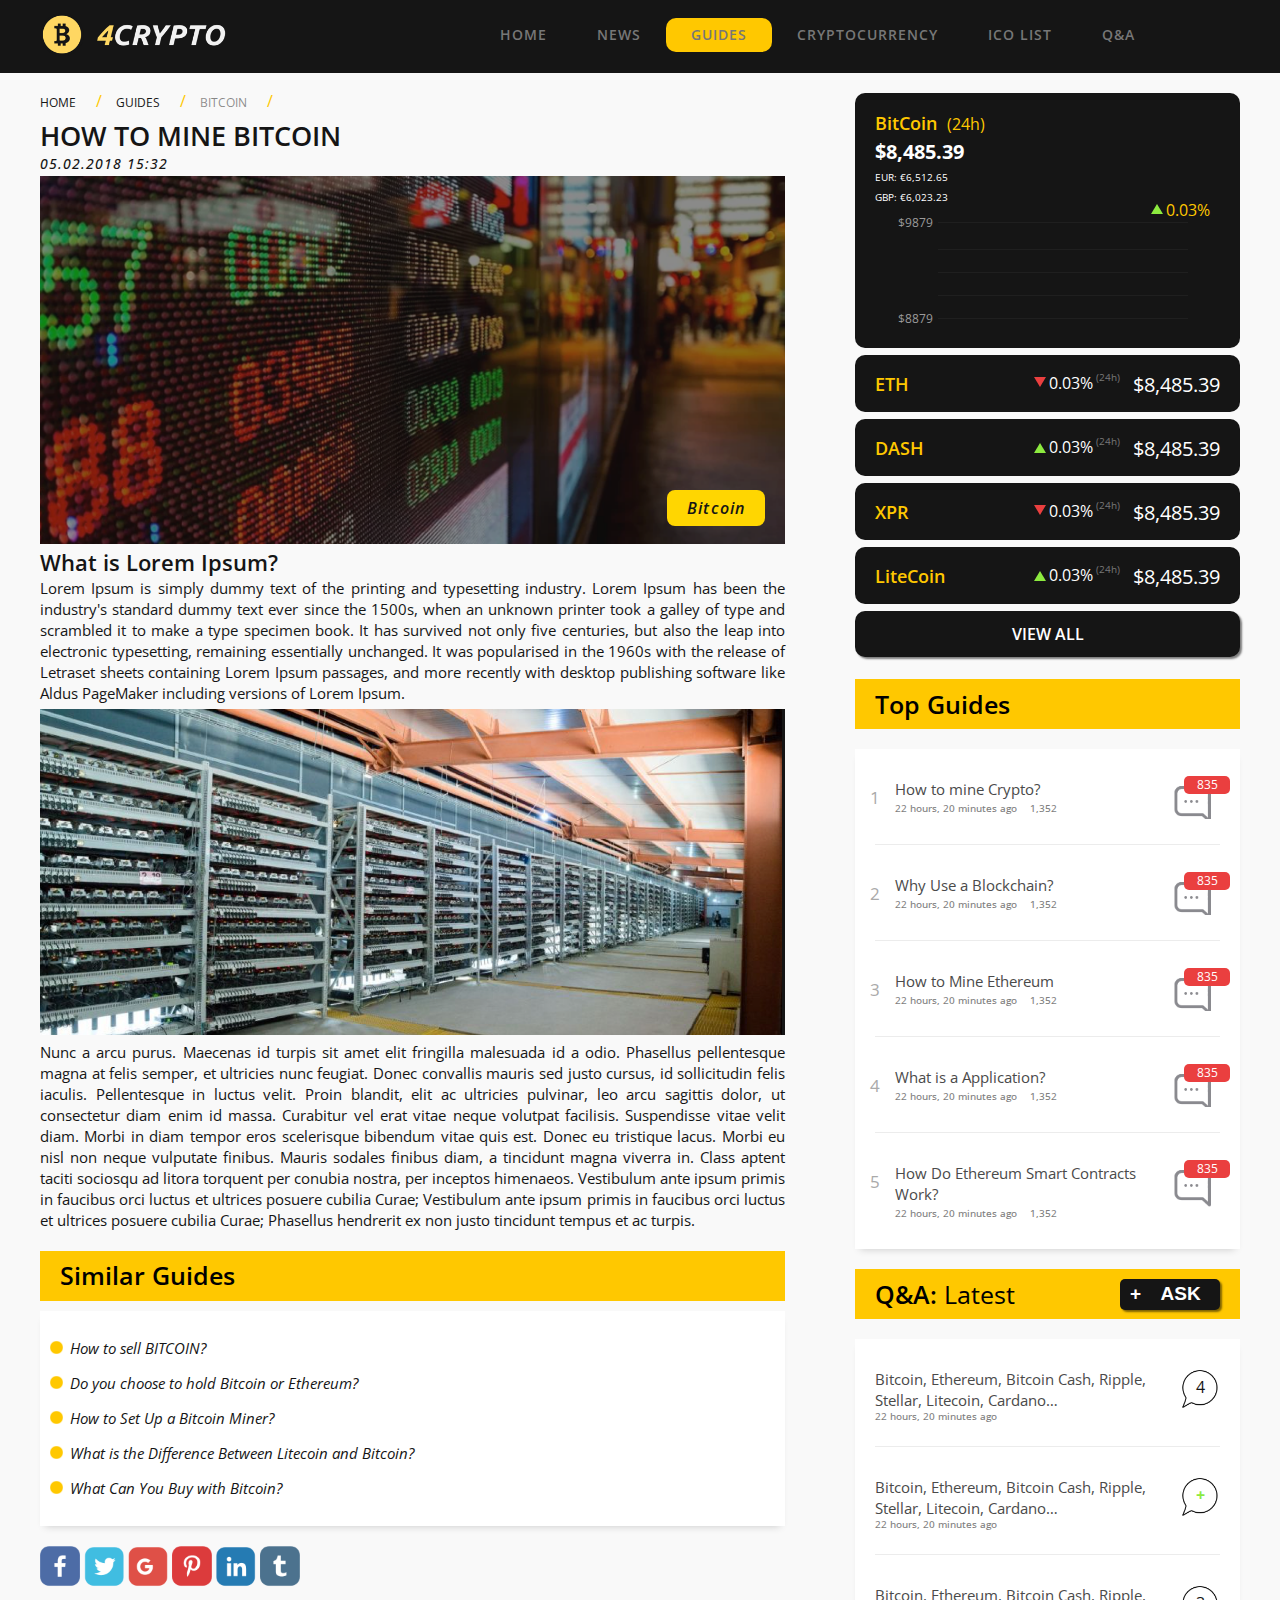
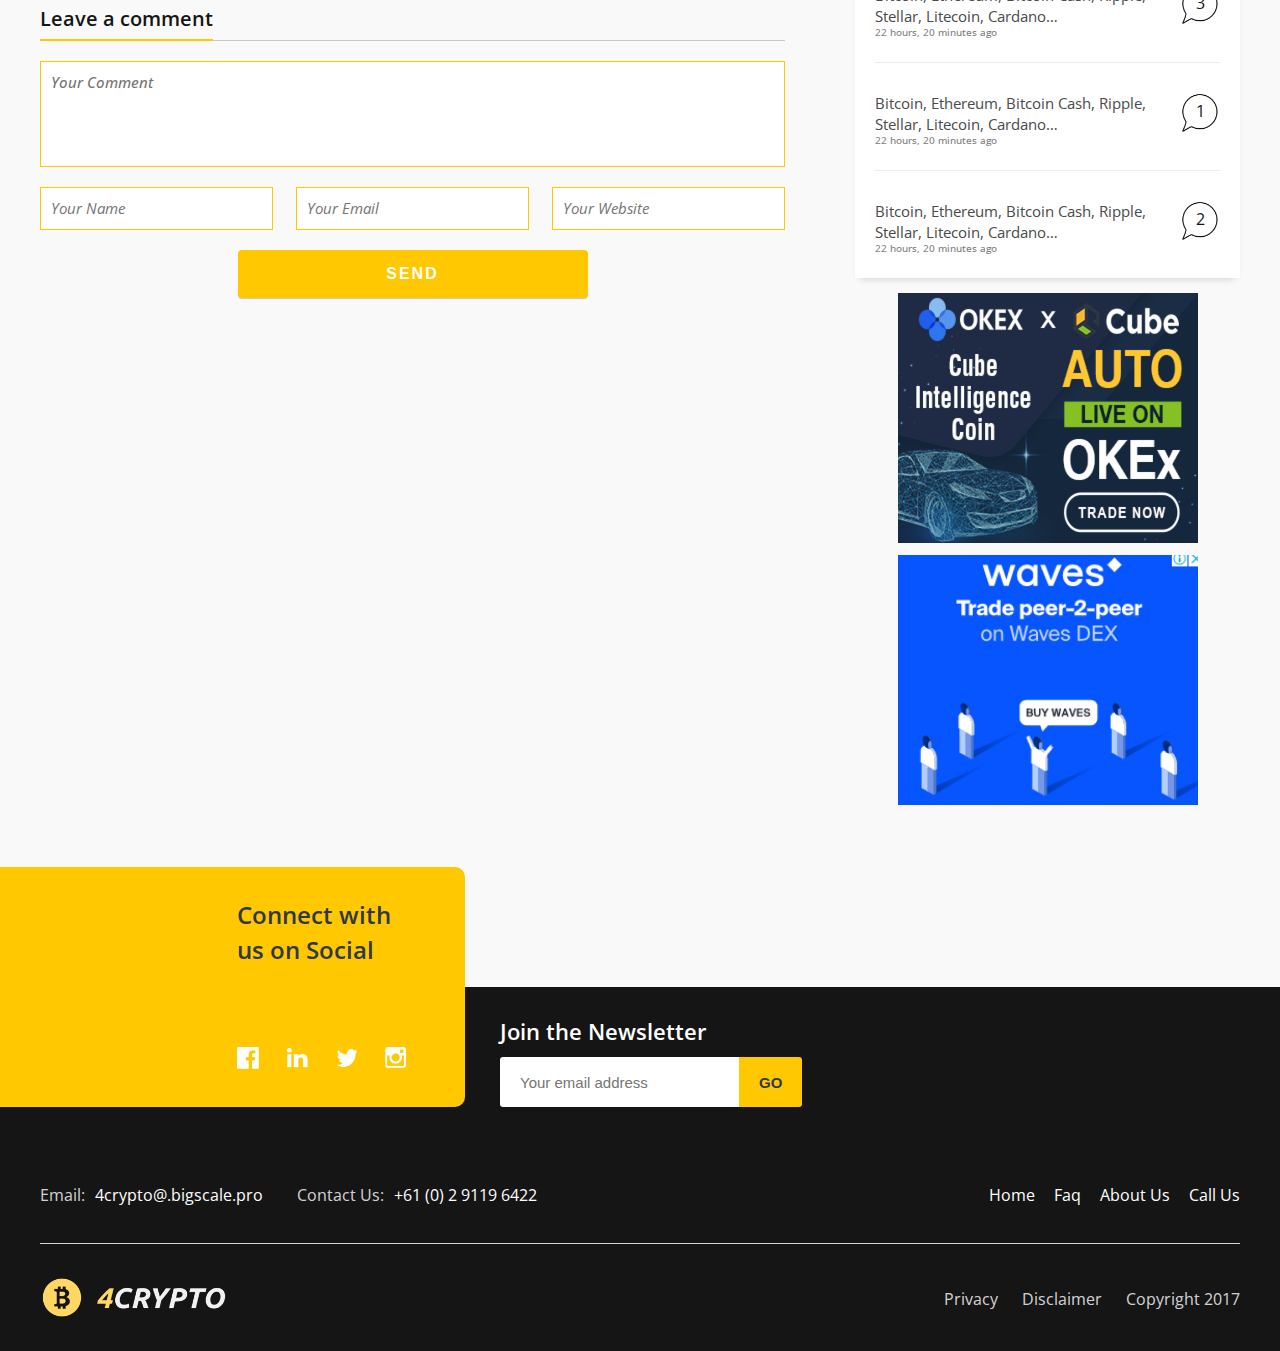
<file: single_guides.html>
<!DOCTYPE html>
<html lang="en">
<head>
	<meta charset="UTF-8">
	<meta name="viewport" content="width=device-width, initial-scale=1, maximum-scale=1, user-scalable=no"/>
	<title>project big scale 1</title>
	<script src="js/jquery-3.1.1.min.js"></script>
	<script src="pluggins/slick-slider/slick.js"></script>
	<link rel="stylesheet" href="pluggins/slick-slider/slick.css">
	<script src="js/script.js"></script>
	<link rel="stylesheet" href="css/style.css">
	<script src="pluggins/slick-menu/jquery.slicknav.js"></script>
	<link rel="stylesheet" href="pluggins/slick-menu/slicknav.css">
	<link rel="stylesheet" href="http://code.ionicframework.com/ionicons/2.0.1/css/ionicons.min.css">
</head>
<body>

<div class="popup" data-popup="popup-1">
<div class="popup-inner search">
<input type="text" class="input" placeholder="Search...">
<button class="ion-ios-search-strong"></button>
<a class="popup-close" data-popup-close="popup-1" href="#">x</a>
</div>
</div>


<header>
		<div class="top_header">
			<img src="img/ad2@2x.jpg" alt="header">
		</div>
		<nav>
			<div class="wrapper nav">
				<div class="logo">
				<a href="index.html">
					<img src="img/logo-white@2x.png" alt="4crypto">
				</a>
				</div>
				<ul class="menu">
					<li> 
						<a href="index.html">home</a>
						<ul class="submenu">
						<li><a href="index.html">main page</a></li>
						<li><a href="index.html">second page</a></li>
						</ul>
					</li>
					<li>
					<a href="news.html">news</a>
					<ul class="submenu">
						<li><a href="news.html">hot news</a></li>
						<li><a href="news.html">latest news</a></li>
					</ul>
					</li>
					<li class="page_active"><a href="guides.html">guides</a></li>
					<li class="comming_soon"><a href="cryptocurrency.html">cryptocurrency</a></li>
					<li class="comming_soon"><a href="icos.html">ico list</a></li>
					<li class="comming_soon"><a href="Q&A.html">q&a</a></li>
					<li class="search"><a class="btn1 ion-ios-search-strong ionicons" data-popup-open="popup-1" href="#" ></a></li>
					<li class="registration">
					<a href="#" class="ion-person-add ionicons"></a>
					</li>
				</ul>
			</div>
			<div class="crypto_values multiple-items first_crypto_val_block">
					<div class="value_block collapse">
						<div class="text_coin">
							<h4>BitCoin</h4><span class="hours">(24h)</span>
							<p class="cpi">$8,485.39</p>
							<p class="cost">EUR: €6,512.65</p>
							<p class="cost">GBP: €6,023.23</p>
							<p class="module pos">0.03%</p>
						</div>
					</div>
					<div class="value_block">
						<div class="text_coin">
						<h4>ETH</h4><span class="hours">(24h)</span>
						<p class="cpi">$8,485.39</p>
						<p class="cost">EUR: €6,512.65</p>
						<p class="cost">GBP: €6,023.23</p>
						<p class="module neg">0.03%</p>
						</div>
					</div>
					<div class="value_block">
						<div class="text_coin">
						<h4>DASH</h4><span class="hours">(24h)</span>
						<p class="cpi">$8,485.39</p>
						<p class="cost">EUR: €6,512.65</p>
						<p class="cost">GBP: €6,023.23</p>
						<p class="module pos">0.03%</p>
						</div>
					</div>
					<div class="value_block">
						<div class="text_coin">
						<h4>XPR</h4><span class="hours">(24h)</span>
						<p class="cpi">$8,485.39</p>
						<p class="cost">EUR: €6,512.65</p>
						<p class="cost">GBP: €6,023.23</p>
						<p class="module neg">0.03%</p>
						</div>
					</div>
					<div class="value_block">
						<div class="text_coin">
						<h4>LiteCoin</h4><span class="hours">(24h)</span>
						<p class="cpi">$8,485.39</p>
						<p class="cost">EUR: €6,512.65</p>
						<p class="cost">GBP: €6,023.23</p>
						<p class="module pos">0.03%</p>
						</div>
					</div>
				</div> <!-- crypto values -->
		</nav>
</header>

<div class="container_news guidesandquestion">
	<div class="wrapper">
		<div class="container_news_left single_news">
		
			<div class="breadcrumbs">
				<ul>
					<li class="prev_crumb"><a href="index.html">home</a></li>
					<li class="prev_crumb"><a href="guides.html">guides</a></li>
					<li class="now_crumb"><a href="single_Q&A.html">bitcoin</a></li>
				</ul>
			</div>	<!-- breadcrumbs -->
			
			<div class="single_news_container">
				<div class="single_news_container_title">
					<h2>HOW TO MINE BITCOIN</h2>
					<data value="data">05.02.2018   15:32</data>
				</div>
				<div class="single_news_container_text">
					<div class="single_news_container_img">
						<img src="img/Slider.png" alt="slider">
						<div class="single_news_container_img_title">Bitcoin</div>
					</div>
					<div class="single_news_container_content">
						<h4>What is Lorem Ipsum?</h4>
						<p>Lorem Ipsum is simply dummy text of the printing and typesetting industry. Lorem Ipsum has been the industry's standard dummy text ever since the 1500s, when an unknown printer took a galley of type and scrambled it to make a type specimen book. It has survived not only five centuries, but also the leap into electronic typesetting, remaining essentially unchanged. It was popularised in the 1960s with the release of Letraset sheets containing Lorem Ipsum passages, and more recently with desktop publishing software like Aldus PageMaker including versions of Lorem Ipsum.</p>
						<div class="single_news_container_content_img">
							<img src="img/news_single/pic-block@2x.png" alt="block">
						</div>
						<p>Nunc a arcu purus. Maecenas id turpis sit amet elit fringilla malesuada id a odio. Phasellus pellentesque magna at felis semper, et ultricies nunc feugiat. Donec convallis mauris sed justo cursus, id sollicitudin felis iaculis. Pellentesque in luctus velit. Proin blandit, elit ac ultricies pulvinar, leo arcu sagittis dolor, ut consectetur diam enim id massa. Curabitur vel erat vitae neque volutpat facilisis. Suspendisse vitae velit diam. Morbi in diam tempor eros scelerisque bibendum vitae quis est. Donec eu tristique lacus. Morbi eu nisl non neque vulputate finibus. Mauris sodales finibus diam, a tincidunt magna viverra in. Class aptent taciti sociosqu ad litora torquent per conubia nostra, per inceptos himenaeos. Vestibulum ante ipsum primis in faucibus orci luctus et ultrices posuere cubilia Curae; Vestibulum ante ipsum primis in faucibus orci luctus et ultrices posuere cubilia Curae; Phasellus hendrerit ex non justo tincidunt tempus et ac turpis.</p>
						
						<div class="similar_guides">
							<div class="similar_guides_title question_header">
								<h2>Similar Guides</h2>
							</div>
							<div class="similar_guides_text">
								<ul>
									<li><a href="#">How to sell BITCOIN?</a></li>
									<li><a href="#">Do you choose to hold Bitcoin or Ethereum?</a></li>
									<li><a href="#">How to Set Up a Bitcoin Miner?</a></li>
									<li><a href="#">What is the Difference Between Litecoin and Bitcoin?</a></li>
									<li><a href="#">What Can You Buy with Bitcoin?</a></li>
								</ul>
							</div>
						</div>

						<ul class="single_news_social">
							<li><a href="#"><img src="img/news_single/group-12@2x.png" alt=""></a></li>
							<li><a href="#"><img src="img/news_single/group-13@2x.png" alt=""></a></li>
							<li><a href="#"><img src="img/news_single/group-14@2x.png" alt=""></a></li>
							<li><a href="#"><img src="img/news_single/group-10@2x.png" alt=""></a></li>
							<li><a href="#"><img src="img/news_single/group-11@2x.png" alt=""></a></li>
							<li><a href="#"><img src="img/news_single/group-15@2x.png" alt=""></a></li>
						</ul>
					</div>
					
					<div class="single_news_form">
						<h4>Leave a comment</h4>
						<form action="action">
							<textarea name="form" cols="30" rows="4" placeholder="Your Comment"></textarea>
							<div class="single_news_form_div">
							<input type="text" placeholder="Your Name" class="user">
							<span><span class="ion-ios-person-outline ionicons"></span></span>
							</div>
							<div class="single_news_form_div">
							<input type="email" placeholder="Your Email" class="mail">
							<span><span class="ion-ios-email-outline ionicons"></span></span>
							</div>
							<div class="single_news_form_div">
							<input type="url" placeholder="Your Website" class="web">
							<span><span class="ion-ios-world-outline ionicons"></span></span>
							</div>
							<div class="single_news_form_div single_news_form_div_button">
								<button class="ripple btn">SEND</button>
							</div>
						</form>
					</div>
					
				</div>
			</div>


		</div> <!-- container_news_left -->



		<div class="container_news_right">
				<div class="crypto_values second_crypto_val_block">	
					<div class="value_block collapse">
						<div class="text_coin">
							<h4>BitCoin</h4><span class="hours">(24h)</span>
							<p class="cpi">$8,485.39</p>
							<p class="cost">EUR: €6,512.65</p>
							<p class="cost">GBP: €6,023.23</p>
							<p class="module pos">0.03%</p>
						</div>
						<div class="graphic">
							<div class="graph__wrapper">
							  <div class="coordinates">
							  	<span></span>
							  	<span></span>
							  	<span></span>
							  	<span></span>
							  	<span></span> 
							  </div>
							    <svg width="220px" height="107px" viewBox="0 0 280 107" version="1.1">
							      <defs>
							          <linearGradient x1="0%" y1="100%" x2="100%" y2="100%" id="linearGradient-1">
							              <stop stop-color="#ffec43" offset="0%"></stop>
							              <stop stop-color="#ffdc00" offset="41.7610013%"></stop>
							              <stop stop-color="#ffb400" offset="78.6870217%"></stop>
							              <stop stop-color="#ffc800" offset="100%"></stop>
							          </linearGradient>
							      </defs>
							      <g id="Page-1" stroke="none" stroke-width="1" fill="none" fill-rule="evenodd">
							          <path d="M2.10546875,95.75 L40.5546875,68.3476562 L55.2109375,81.1796875 L65.2148437,76.3945312 L96.1835937,86.8320312 L131.023438,19.9414062 L142.15625,23.7226562 L183.605469,2.1953125 L211.007812,22.3320312 L234.320312,71.5664062 L234.667969,83.0039062 L244.019531,83.0039062 L247.105469,88.8320312 L312.695312,104.839844" id="Path-1" stroke="url(#linearGradient-1)" stroke-width="4" class="path"></path>
							      </g>
							  </svg>
							</div>  
						</div>
					</div>
					<div class="value_block">
						<div class="text_coin">
						<h4>ETH</h4><span class="hours">(24h)</span>
						<p class="cpi">$8,485.39</p>
						<p class="cost">EUR: €6,512.65</p>
						<p class="cost">GBP: €6,023.23</p>
						<p class="module neg">0.03%</p>
						</div>
						<div class="graphic">
							<div class="graph__wrapper">
							  <div class="coordinates">
							  	<span></span>
							  	<span></span>
							  	<span></span>
							  	<span></span>
							  	<span></span> 
							  </div>
							    <svg width="220px" height="107px" viewBox="0 0 280 107" version="1.1">
							      <defs>
							          <linearGradient x1="0%" y1="100%" x2="100%" y2="100%" id="linearGradient-2">
							              <stop stop-color="#ffec43" offset="0%"></stop>
							              <stop stop-color="#ffdc00" offset="41.7610013%"></stop>
							              <stop stop-color="#ffb400" offset="78.6870217%"></stop>
							              <stop stop-color="#ffc800" offset="100%"></stop>
							          </linearGradient>
							      </defs>
							      <g id="Page-2" stroke="none" stroke-width="1" fill="none" fill-rule="evenodd">
							          <path d="M2.10546875,95.75 L40.5546875,68.3476562 L55.2109375,81.1796875 L65.2148437,76.3945312 L96.1835937,86.8320312 L131.023438,19.9414062 L142.15625,23.7226562 L183.605469,2.1953125 L211.007812,22.3320312 L234.320312,71.5664062 L234.667969,83.0039062 L244.019531,83.0039062 L247.105469,88.8320312 L312.695312,104.839844" id="Path-2" stroke="url(#linearGradient-2)" stroke-width="4" class="path"></path>
							      </g>
							  </svg>
							</div>  
						</div>
					</div>
					<div class="value_block">
						<div class="text_coin">
						<h4>DASH</h4><span class="hours">(24h)</span>
						<p class="cpi">$8,485.39</p>
						<p class="cost">EUR: €6,512.65</p>
						<p class="cost">GBP: €6,023.23</p>
						<p class="module pos">0.03%</p>
						</div>
						<div class="graphic">
							<div class="graph__wrapper">
							  <div class="coordinates">
							  	<span></span>
							  	<span></span>
							  	<span></span>
							  	<span></span>
							  	<span></span> 
							  </div>
							    <svg width="220px" height="107px" viewBox="0 0 280 107" version="1.1">
							     <defs>
							          <linearGradient x1="0%" y1="100%" x2="100%" y2="100%" id="linearGradient-3">
							              <stop stop-color="#ffec43" offset="0%"></stop>
							              <stop stop-color="#ffdc00" offset="41.7610013%"></stop>
							              <stop stop-color="#ffb400" offset="78.6870217%"></stop>
							              <stop stop-color="#ffc800" offset="100%"></stop>
							          </linearGradient>
							      </defs>
							      <g id="Page-3" stroke="none" stroke-width="1" fill="none" fill-rule="evenodd" >
							          <path d="M2.10546875,95.75 L40.5546875,68.3476562 L55.2109375,81.1796875 L65.2148437,76.3945312 L96.1835937,86.8320312 L131.023438,19.9414062 L142.15625,23.7226562 L183.605469,2.1953125 L211.007812,22.3320312 L234.320312,71.5664062 L234.667969,83.0039062 L244.019531,83.0039062 L247.105469,88.8320312 L312.695312,104.839844" id="Path-3" stroke="url(#linearGradient-3)" stroke-width="4" class="path"></path>
							      </g>
							  </svg>
							</div>  
						</div>
					</div>
					<div class="value_block">
						<div class="text_coin">
						<h4>XPR</h4><span class="hours">(24h)</span>
						<p class="cpi">$8,485.39</p>
						<p class="cost">EUR: €6,512.65</p>
						<p class="cost">GBP: €6,023.23</p>
						<p class="module neg">0.03%</p>
						</div>
						<div class="graphic">
							<div class="graph__wrapper">
							  <div class="coordinates">
							  	<span></span>
							  	<span></span>
							  	<span></span>
							  	<span></span>
							  	<span></span> 
							  </div>
							    <svg width="220px" height="107px" viewBox="0 0 280 107" version="1.1">
							     <defs>
							          <linearGradient x1="0%" y1="100%" x2="100%" y2="100%" id="linearGradient-4">
							              <stop stop-color="#ffec43" offset="0%"></stop>
							              <stop stop-color="#ffdc00" offset="41.7610013%"></stop>
							              <stop stop-color="#ffb400" offset="78.6870217%"></stop>
							              <stop stop-color="#ffc800" offset="100%"></stop>
							          </linearGradient>
							      </defs>
							      <g id="Page-4" stroke="none" stroke-width="1" fill="none" fill-rule="evenodd">
							          <path d="M2.10546875,95.75 L40.5546875,68.3476562 L55.2109375,81.1796875 L65.2148437,76.3945312 L96.1835937,86.8320312 L131.023438,19.9414062 L142.15625,23.7226562 L183.605469,2.1953125 L211.007812,22.3320312 L234.320312,71.5664062 L234.667969,83.0039062 L244.019531,83.0039062 L247.105469,88.8320312 L312.695312,104.839844" id="Path-4" stroke="url(#linearGradient-4)" stroke-width="4" class="path"></path>
							      </g>
							  </svg>
							</div>  
						</div>
					</div>
					<div class="value_block">
						<div class="text_coin">
						<h4>LiteCoin</h4><span class="hours">(24h)</span>
						<p class="cpi">$8,485.39</p>
						<p class="cost">EUR: €6,512.65</p>
						<p class="cost">GBP: €6,023.23</p>
						<p class="module pos">0.03%</p>
						</div>
						<div class="graphic">
							<div class="graph__wrapper">
							  <div class="coordinates">
							  	<span></span>
							  	<span></span>
							  	<span></span>
							  	<span></span>
							  	<span></span> 
							  </div>
							    <svg width="220px" height="107px" viewBox="0 0 280 107" version="1.1">
							      <defs>
							          <linearGradient x1="0%" y1="100%" x2="100%" y2="100%" id="linearGradient-5">
							              <stop stop-color="#ffec43" offset="0%"></stop>
							              <stop stop-color="#ffdc00" offset="41.7610013%"></stop>
							              <stop stop-color="#ffb400" offset="78.6870217%"></stop>
							              <stop stop-color="#ffc800" offset="100%"></stop>
							          </linearGradient>
							      </defs>
							      <g id="Page-5" stroke="none" stroke-width="1" fill="none" fill-rule="evenodd">
							          <path d="M2.10546875,95.75 L40.5546875,68.3476562 L55.2109375,81.1796875 L65.2148437,76.3945312 L96.1835937,86.8320312 L131.023438,19.9414062 L142.15625,23.7226562 L183.605469,2.1953125 L211.007812,22.3320312 L234.320312,71.5664062 L234.667969,83.0039062 L244.019531,83.0039062 L247.105469,88.8320312 L312.695312,104.839844" id="Path-5" stroke="url(#linearGradient-5)" stroke-width="4" class="path"></path>
							      </g>
							  </svg>
							</div>  
						</div>
					</div>
					<div id="button" class="ripple btn">View All</div>
				</div>

				
					<div class="questions topguides">
					<div class="question_header">
						<h2>Top Guides</h2>
					</div>
					<div class="question_blocks top_guides">
						<a class="question_block" href="#">
							<div class="number">
								<span>1</span>
							</div>
							<div>
								<h4>How to mine Crypto?</h4>
								<p>
									<span>22 hours, 20 minutes ago</span>
									<span><span class="ion-ios-eye ionicons"></span> 1,352</span>
								</p>
							</div>
							<div class="viewers">
							<span>835</span></div>
						</a>
						<a class="question_block" href="#">
							<div class="number">
								<span>2</span>
							</div>
							<div>
								<h4>Why Use a Blockchain?</h4>
								<p>
									<span>22 hours, 20 minutes ago</span>
									<span><span class="ion-ios-eye ionicons"></span> 1,352</span>
								</p>
							</div>
							<div class="viewers">
							<span>835</span></div>
						</a>
						<a class="question_block" href="#">
							<div class="number">
								<span>3</span>
							</div>
							<div>
								<h4>How to Mine Ethereum</h4>
								<p>
									<span>22 hours, 20 minutes ago</span>
									<span><span class="ion-ios-eye ionicons"></span> 1,352</span>
								</p>
							</div>
							<div class="viewers">
							<span>835</span></div>
						</a>
						<a class="question_block" href="#">
							<div class="number">
								<span>4</span>
							</div>
							<div>
								<h4>What is a Application?</h4>
								<p>
									<span>22 hours, 20 minutes ago</span>
									<span><span class="ion-ios-eye ionicons"></span> 1,352</span>
								</p>
							</div>
							<div class="viewers">
							<span>835</span></div>
						</a>
						<a class="question_block" href="#">
							<div class="number">
								<span>5</span>
							</div>
							<div>
								<h4>How Do Ethereum Smart Contracts Work?</h4>
								<p>
									<span>22 hours, 20 minutes ago</span>
									<span><span class="ion-ios-eye ionicons"></span> 1,352</span>
								</p>
							</div>
							<div class="viewers">
							<span>835</span></div>
						</a>
					</div> <!-- question blocks -->
					<div class="questions latestQA">
					<div class="question_header">
						<h2>Q&A: <span>Latest</span></h2>
						<button class="ask ripple btn" id="button3"><span>+</span>Ask</button>
					</div>
					<div class="question_blocks QandA">
						<a class="question_block" href="#">
							<div>
								<h4>Bitcoin, Ethereum, Bitcoin Cash, Ripple, Stellar, Litecoin, Cardano…</h4>
								<p><span>22 hours, 20 minutes ago</span></p>
							</div>
							<div class="reply_val"><span>4</span></div>
						</a>
						<a class="question_block" href="#">
							<div>
								<h4>Bitcoin, Ethereum, Bitcoin Cash, Ripple, Stellar, Litecoin, Cardano…</h4>
								<p>22 hours, 20 minutes ago</p>
							</div>
							<div class="add_new_post reply_val"><span>+</span></div>
						</a>
						<a class="question_block" href="#">
							<div>
								<h4>Bitcoin, Ethereum, Bitcoin Cash, Ripple, Stellar, Litecoin, Cardano…</h4>
								<p>22 hours, 20 minutes ago</p>
							</div>
							<div class="reply_val"><span>3</span></div>
						</a>
						<a class="question_block" href="#">
							<div>
								<h4>Bitcoin, Ethereum, Bitcoin Cash, Ripple, Stellar, Litecoin, Cardano…</h4>
								<p>22 hours, 20 minutes ago</p>
							</div>
							<div class="reply_val"><span>1</span></div>
						</a>
						<a class="question_block" href="#">
							<div>
								<h4>Bitcoin, Ethereum, Bitcoin Cash, Ripple, Stellar, Litecoin, Cardano…</h4>
								<p>22 hours, 20 minutes ago</p>
							</div>
							<div class="reply_val"><span>2</span></div>
						</a>
					</div> <!-- question blocks -->

					<div class="banners">
						<div class="banner firstbanner">
							<img src="img/ad@2x.jpg" alt="banner">
						</div>
						<div class="banner secondbanner">
							<img src="img/ad1@2x.jpg" alt="banner">
						</div>
					</div> <!-- banners -->
				</div>


		</div> 
	</div> <!-- block _ right -->
	</div>
</div>


<footer>
		<div class="social_icon_block">
			<div class="social_icon">
				<h4>Connect with us on Social</h4>
				<ul class="footer_social">
					<li><a href="#"><img src="img/facebook@2x.png" alt="facebook"></a></li>
					<li><a href="#"><img src="img/linkedin@2x.png" alt="linkedin"></a></li>
					<li><a href="#"><img src="img/twitter@2x.png" alt="twitter"></a></li>
					<li><a href="#"><img src="img/instagram@2x.png" alt="instagram"></a></li>
				</ul>
			</div>
		</div>
		<div class="join_news">
			<h4>Join the Newsletter</h4>
			<div class="form">
				<input type="text" placeholder="Your email address">
				<button type="submit">GO</button>
			</div>
		</div>
		<div class="contact">
			<div class="wrapper">
				<div class="cont">
					<span>Email:<a href="#">4crypto@.bigscale.pro</a></span>
					<span>Contact Us:<a href="#">+61 (0) 2 9119 6422</a></span>
				</div>
				<div class="footer_nav">
					<ul>
						<li><a href="#">Home</a></li>
						<li><a href="#">Faq</a></li>
						<li><a href="#">About Us</a></li>
						<li><a href="#">Call Us</a></li>
					</ul>
				</div>				
			</div>
		</div>
		<div class="footer_end">
			<div class="wrapper">
				<div class="logo">
					<a href="index.html"><img src="img/logo-white@2x.png" alt="logo"></a>
				</div>
				<div class="rules">
					<ul>
						<li><a href="#">Privacy</a></li>
						<li><a href="#">Disclaimer</a></li>
						<li><a href="#">Copyright 2017</a></li>
					</ul>
				</div>
			</div>
		</div>
</footer>
</body>
</html>
</file>
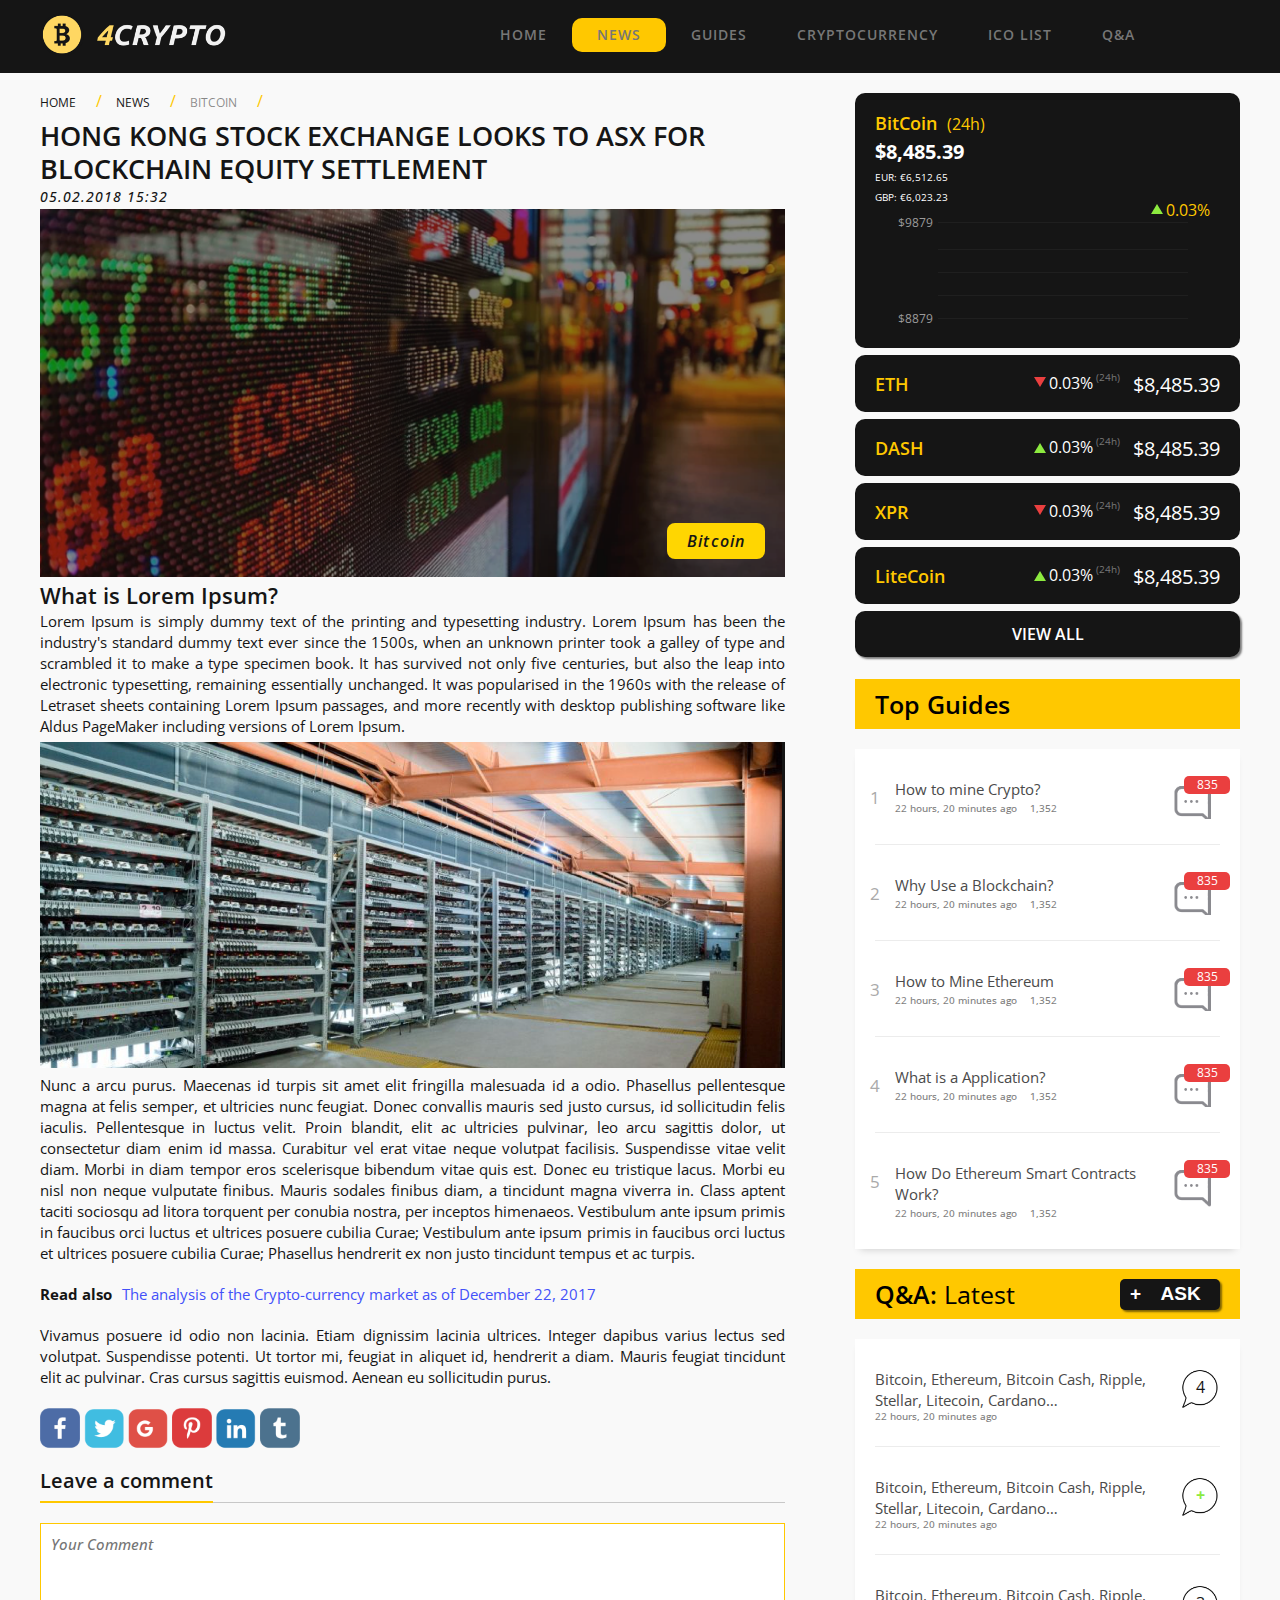
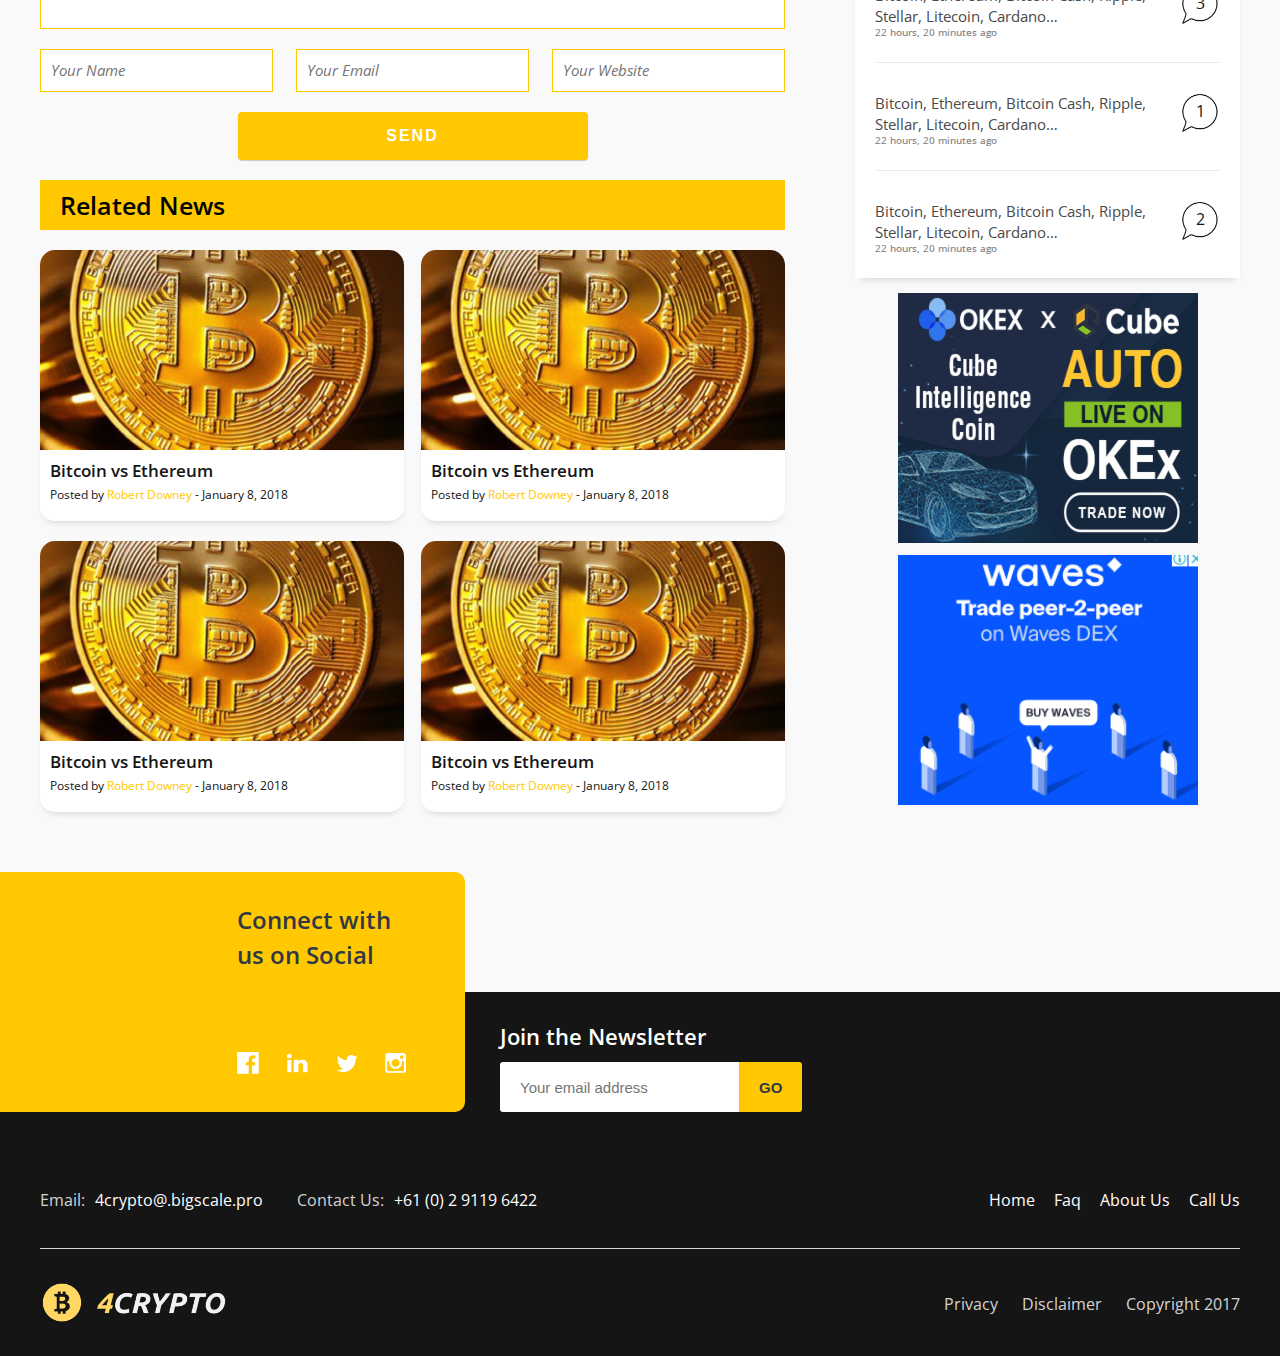
<file: single_news.html>
<!DOCTYPE html>
<html lang="en">
<head>
	<meta charset="UTF-8">
	<meta name="viewport" content="width=device-width, initial-scale=1, maximum-scale=1, user-scalable=no"/>
	<title>project big scale 1</title>
	<script src="js/jquery-3.1.1.min.js"></script>
	<script src="pluggins/slick-slider/slick.js"></script>
	<link rel="stylesheet" href="pluggins/slick-slider/slick.css">
	<script src="js/script.js"></script>
	<link rel="stylesheet" href="css/style.css">
	<script src="pluggins/slick-menu/jquery.slicknav.js"></script>
	<link rel="stylesheet" href="pluggins/slick-menu/slicknav.css">
	<link rel="stylesheet" href="http://code.ionicframework.com/ionicons/2.0.1/css/ionicons.min.css">
</head>
<body>

<div class="popup" data-popup="popup-1">
<div class="popup-inner search">
<input type="text" class="input" placeholder="Search...">
<button class="ion-ios-search-strong"></button>
<a class="popup-close" data-popup-close="popup-1" href="#">x</a>
</div>
</div>


<header>
		<div class="top_header">
			<img src="img/ad2@2x.jpg" alt="header">
		</div>
		<nav>
			<div class="wrapper nav">
				<div class="logo">
				<a href="index.html">
					<img src="img/logo-white@2x.png" alt="4crypto">
				</a>
				</div>
					<ul class="menu">
					<li> 
						<a href="index.html">home</a>
						<ul class="submenu">
						<li><a href="index.html">main page</a></li>
						<li><a href="index.html">second page</a></li>
						</ul>
					</li>
					<li class="page_active">
					<a href="news.html">news</a>
					<ul class="submenu">
						<li><a href="news.html">hot news</a></li>
						<li><a href="news.html">latest news</a></li>
					</ul>
					</li>
					<li><a href="guides.html">guides</a></li>
					<li class="comming_soon"><a href="cryptocurrency.html">cryptocurrency</a></li>
					<li class="comming_soon"><a href="icos.html">ico list</a></li>
					<li class="comming_soon"><a href="Q&A.html">q&a</a></li>
					<li class="search"><a class="btn1 ion-ios-search-strong ionicons" data-popup-open="popup-1" href="#" ></a></li>
					<li class="registration">
					<a href="#" class="ion-person-add ionicons"></a>
					</li>
				</ul>
			</div>
			<div class="crypto_values multiple-items first_crypto_val_block">
					<div class="value_block collapse">
						<div class="text_coin">
							<h4>BitCoin</h4><span class="hours">(24h)</span>
							<p class="cpi">$8,485.39</p>
							<p class="cost">EUR: €6,512.65</p>
							<p class="cost">GBP: €6,023.23</p>
							<p class="module pos">0.03%</p>
						</div>
					</div>
					<div class="value_block">
						<div class="text_coin">
						<h4>ETH</h4><span class="hours">(24h)</span>
						<p class="cpi">$8,485.39</p>
						<p class="cost">EUR: €6,512.65</p>
						<p class="cost">GBP: €6,023.23</p>
						<p class="module neg">0.03%</p>
						</div>
					</div>
					<div class="value_block">
						<div class="text_coin">
						<h4>DASH</h4><span class="hours">(24h)</span>
						<p class="cpi">$8,485.39</p>
						<p class="cost">EUR: €6,512.65</p>
						<p class="cost">GBP: €6,023.23</p>
						<p class="module pos">0.03%</p>
						</div>
					</div>
					<div class="value_block">
						<div class="text_coin">
						<h4>XPR</h4><span class="hours">(24h)</span>
						<p class="cpi">$8,485.39</p>
						<p class="cost">EUR: €6,512.65</p>
						<p class="cost">GBP: €6,023.23</p>
						<p class="module neg">0.03%</p>
						</div>
					</div>
					<div class="value_block">
						<div class="text_coin">
						<h4>LiteCoin</h4><span class="hours">(24h)</span>
						<p class="cpi">$8,485.39</p>
						<p class="cost">EUR: €6,512.65</p>
						<p class="cost">GBP: €6,023.23</p>
						<p class="module pos">0.03%</p>
						</div>
					</div>
				</div> <!-- crypto values -->
		</nav>
</header>

<div class="container_news guidesandquestion">
	<div class="wrapper">
		<div class="container_news_left single_news">
		
			<div class="breadcrumbs">
				<ul>
					<li class="prev_crumb"><a href="index.html">home</a></li>
					<li class="prev_crumb"><a href="news.html">news</a></li>
					<li class="now_crumb"><a href="single_news.html">bitcoin</a></li>
				</ul>
			</div>	<!-- breadcrumbs -->
			
			<div class="single_news_container">
				<div class="single_news_container_title">
					<h2>Hong Kong Stock Exchange Looks to ASX for Blockchain Equity Settlement</h2>
					<data value="data">05.02.2018   15:32</data>
				</div>
				<div class="single_news_container_text">
					<div class="single_news_container_img">
						<img src="img/Slider.png" alt="slider">
						<div class="single_news_container_img_title">Bitcoin</div>
					</div>
					<div class="single_news_container_content">
						<h4>What is Lorem Ipsum?</h4>
						<p>Lorem Ipsum is simply dummy text of the printing and typesetting industry. Lorem Ipsum has been the industry's standard dummy text ever since the 1500s, when an unknown printer took a galley of type and scrambled it to make a type specimen book. It has survived not only five centuries, but also the leap into electronic typesetting, remaining essentially unchanged. It was popularised in the 1960s with the release of Letraset sheets containing Lorem Ipsum passages, and more recently with desktop publishing software like Aldus PageMaker including versions of Lorem Ipsum.</p>
						<div class="single_news_container_content_img">
							<img src="img/news_single/pic-block@2x.png" alt="block">
						</div>
						<p>Nunc a arcu purus. Maecenas id turpis sit amet elit fringilla malesuada id a odio. Phasellus pellentesque magna at felis semper, et ultricies nunc feugiat. Donec convallis mauris sed justo cursus, id sollicitudin felis iaculis. Pellentesque in luctus velit. Proin blandit, elit ac ultricies pulvinar, leo arcu sagittis dolor, ut consectetur diam enim id massa. Curabitur vel erat vitae neque volutpat facilisis. Suspendisse vitae velit diam. Morbi in diam tempor eros scelerisque bibendum vitae quis est. Donec eu tristique lacus. Morbi eu nisl non neque vulputate finibus. Mauris sodales finibus diam, a tincidunt magna viverra in. Class aptent taciti sociosqu ad litora torquent per conubia nostra, per inceptos himenaeos. Vestibulum ante ipsum primis in faucibus orci luctus et ultrices posuere cubilia Curae; Vestibulum ante ipsum primis in faucibus orci luctus et ultrices posuere cubilia Curae; Phasellus hendrerit ex non justo tincidunt tempus et ac turpis.</p>
						<p class="single_news_container_read_more">
							<span>Read also<a href="#">The analysis of the Crypto-currency market as of December 22, 2017</a></span>
						</p>
						<p>Vivamus posuere id odio non lacinia. Etiam dignissim lacinia ultrices. Integer dapibus varius lectus sed volutpat. Suspendisse potenti. Ut tortor mi, feugiat in aliquet id, hendrerit a diam. Mauris feugiat tincidunt elit ac pulvinar. Cras cursus sagittis euismod. Aenean eu sollicitudin purus.</p>
						<ul class="single_news_social">
							<li><a href="#"><img src="img/news_single/group-12@2x.png" alt=""></a></li>
							<li><a href="#"><img src="img/news_single/group-13@2x.png" alt=""></a></li>
							<li><a href="#"><img src="img/news_single/group-14@2x.png" alt=""></a></li>
							<li><a href="#"><img src="img/news_single/group-10@2x.png" alt=""></a></li>
							<li><a href="#"><img src="img/news_single/group-11@2x.png" alt=""></a></li>
							<li><a href="#"><img src="img/news_single/group-15@2x.png" alt=""></a></li>
						</ul>
					</div>
					
					<div class="single_news_form">
						<h4>Leave a comment</h4>
						<form action="action">
							<textarea name="form" cols="30" rows="4" placeholder="Your Comment"></textarea>
							<div class="single_news_form_div">
							<input type="text" placeholder="Your Name" class="user">
							<span><span class="ion-ios-person-outline ionicons"></span></span>
							</div>
							<div class="single_news_form_div">
							<input type="email" placeholder="Your Email" class="mail">
							<span><span class="ion-ios-email-outline ionicons"></span></span>
							</div>
							<div class="single_news_form_div">
							<input type="url" placeholder="Your Website" class="web">
							<span><span class="ion-ios-world-outline ionicons"></span></span>
							</div>
							<div class="single_news_form_div single_news_form_div_button">
								<button class="ripple btn">SEND</button>
							</div>
						</form>
					</div>

					<div class="single_news_related_news">
						<div class="question_header">
							<h2>Related News</h2>
						</div>
						<div class="single_news_related_news_blocks">
							<div class="single_news_related_news_block">
							<a href="#"></a>
								<div class="single_news_related_img">
									<img src="img/mask-pic@2x.jpg" alt="coin">
								</div>
								<div class="single_news_related_text">
									<h4>Bitcoin vs Ethereum</h4>
									<p>Posted by <a href="#">Robert Downey</a> - January 8, 2018</p>
								</div>
							</div>
							<div class="single_news_related_news_block">
							<a href="#"></a>
								<div class="single_news_related_img">
									<img src="img/mask-pic@2x.jpg" alt="coin">
								</div>
								<div class="single_news_related_text">
									<h4>Bitcoin vs Ethereum</h4>
									<p>Posted by <a href="#">Robert Downey</a> - January 8, 2018</p>
								</div>
							</div>
							<div class="single_news_related_news_block">
							<a href="#"></a>
								<div class="single_news_related_img">
									<img src="img/mask-pic@2x.jpg" alt="coin">
								</div>
								<div class="single_news_related_text">
									<h4>Bitcoin vs Ethereum</h4>
									<p>Posted by <a href="#">Robert Downey</a> - January 8, 2018</p>
								</div>
							</div>
							<div class="single_news_related_news_block">
							<a href="#"></a>
								<div class="single_news_related_img">
									<img src="img/mask-pic@2x.jpg" alt="coin">
								</div>
								<div class="single_news_related_text">
									<h4>Bitcoin vs Ethereum</h4>
									<p>Posted by <a href="#">Robert Downey</a> - January 8, 2018</p>
								</div>
							</div>
						</div>
					</div>
				</div>
			</div>


		</div> <!-- container_news_left -->




		<div class="container_news_right">
				<div class="crypto_values second_crypto_val_block">	
					<div class="value_block collapse">
						<div class="text_coin">
							<h4>BitCoin</h4><span class="hours">(24h)</span>
							<p class="cpi">$8,485.39</p>
							<p class="cost">EUR: €6,512.65</p>
							<p class="cost">GBP: €6,023.23</p>
							<p class="module pos">0.03%</p>
						</div>
						<div class="graphic">
							<div class="graph__wrapper">
							  <div class="coordinates">
							  	<span></span>
							  	<span></span>
							  	<span></span>
							  	<span></span>
							  	<span></span> 
							  </div>
							    <svg width="220px" height="107px" viewBox="0 0 280 107" version="1.1">
							      <defs>
							          <linearGradient x1="0%" y1="100%" x2="100%" y2="100%" id="linearGradient-1">
							              <stop stop-color="#ffec43" offset="0%"></stop>
							              <stop stop-color="#ffdc00" offset="41.7610013%"></stop>
							              <stop stop-color="#ffb400" offset="78.6870217%"></stop>
							              <stop stop-color="#ffc800" offset="100%"></stop>
							          </linearGradient>
							      </defs>
							      <g id="Page-1" stroke="none" stroke-width="1" fill="none" fill-rule="evenodd">
							          <path d="M2.10546875,95.75 L40.5546875,68.3476562 L55.2109375,81.1796875 L65.2148437,76.3945312 L96.1835937,86.8320312 L131.023438,19.9414062 L142.15625,23.7226562 L183.605469,2.1953125 L211.007812,22.3320312 L234.320312,71.5664062 L234.667969,83.0039062 L244.019531,83.0039062 L247.105469,88.8320312 L312.695312,104.839844" id="Path-1" stroke="url(#linearGradient-1)" stroke-width="4" class="path"></path>
							      </g>
							  </svg>
							</div>  
						</div>
					</div>
					<div class="value_block">
						<div class="text_coin">
						<h4>ETH</h4><span class="hours">(24h)</span>
						<p class="cpi">$8,485.39</p>
						<p class="cost">EUR: €6,512.65</p>
						<p class="cost">GBP: €6,023.23</p>
						<p class="module neg">0.03%</p>
						</div>
						<div class="graphic">
							<div class="graph__wrapper">
							  <div class="coordinates">
							  	<span></span>
							  	<span></span>
							  	<span></span>
							  	<span></span>
							  	<span></span> 
							  </div>
							    <svg width="220px" height="107px" viewBox="0 0 280 107" version="1.1">
							      <defs>
							          <linearGradient x1="0%" y1="100%" x2="100%" y2="100%" id="linearGradient-2">
							              <stop stop-color="#ffec43" offset="0%"></stop>
							              <stop stop-color="#ffdc00" offset="41.7610013%"></stop>
							              <stop stop-color="#ffb400" offset="78.6870217%"></stop>
							              <stop stop-color="#ffc800" offset="100%"></stop>
							          </linearGradient>
							      </defs>
							      <g id="Page-2" stroke="none" stroke-width="1" fill="none" fill-rule="evenodd">
							          <path d="M2.10546875,95.75 L40.5546875,68.3476562 L55.2109375,81.1796875 L65.2148437,76.3945312 L96.1835937,86.8320312 L131.023438,19.9414062 L142.15625,23.7226562 L183.605469,2.1953125 L211.007812,22.3320312 L234.320312,71.5664062 L234.667969,83.0039062 L244.019531,83.0039062 L247.105469,88.8320312 L312.695312,104.839844" id="Path-2" stroke="url(#linearGradient-2)" stroke-width="4" class="path"></path>
							      </g>
							  </svg>
							</div>  
						</div>
					</div>
					<div class="value_block">
						<div class="text_coin">
						<h4>DASH</h4><span class="hours">(24h)</span>
						<p class="cpi">$8,485.39</p>
						<p class="cost">EUR: €6,512.65</p>
						<p class="cost">GBP: €6,023.23</p>
						<p class="module pos">0.03%</p>
						</div>
						<div class="graphic">
							<div class="graph__wrapper">
							  <div class="coordinates">
							  	<span></span>
							  	<span></span>
							  	<span></span>
							  	<span></span>
							  	<span></span> 
							  </div>
							    <svg width="220px" height="107px" viewBox="0 0 280 107" version="1.1">
							     <defs>
							          <linearGradient x1="0%" y1="100%" x2="100%" y2="100%" id="linearGradient-3">
							              <stop stop-color="#ffec43" offset="0%"></stop>
							              <stop stop-color="#ffdc00" offset="41.7610013%"></stop>
							              <stop stop-color="#ffb400" offset="78.6870217%"></stop>
							              <stop stop-color="#ffc800" offset="100%"></stop>
							          </linearGradient>
							      </defs>
							      <g id="Page-3" stroke="none" stroke-width="1" fill="none" fill-rule="evenodd" >
							          <path d="M2.10546875,95.75 L40.5546875,68.3476562 L55.2109375,81.1796875 L65.2148437,76.3945312 L96.1835937,86.8320312 L131.023438,19.9414062 L142.15625,23.7226562 L183.605469,2.1953125 L211.007812,22.3320312 L234.320312,71.5664062 L234.667969,83.0039062 L244.019531,83.0039062 L247.105469,88.8320312 L312.695312,104.839844" id="Path-3" stroke="url(#linearGradient-3)" stroke-width="4" class="path"></path>
							      </g>
							  </svg>
							</div>  
						</div>
					</div>
					<div class="value_block">
						<div class="text_coin">
						<h4>XPR</h4><span class="hours">(24h)</span>
						<p class="cpi">$8,485.39</p>
						<p class="cost">EUR: €6,512.65</p>
						<p class="cost">GBP: €6,023.23</p>
						<p class="module neg">0.03%</p>
						</div>
						<div class="graphic">
							<div class="graph__wrapper">
							  <div class="coordinates">
							  	<span></span>
							  	<span></span>
							  	<span></span>
							  	<span></span>
							  	<span></span> 
							  </div>
							    <svg width="220px" height="107px" viewBox="0 0 280 107" version="1.1">
							     <defs>
							          <linearGradient x1="0%" y1="100%" x2="100%" y2="100%" id="linearGradient-4">
							              <stop stop-color="#ffec43" offset="0%"></stop>
							              <stop stop-color="#ffdc00" offset="41.7610013%"></stop>
							              <stop stop-color="#ffb400" offset="78.6870217%"></stop>
							              <stop stop-color="#ffc800" offset="100%"></stop>
							          </linearGradient>
							      </defs>
							      <g id="Page-4" stroke="none" stroke-width="1" fill="none" fill-rule="evenodd">
							          <path d="M2.10546875,95.75 L40.5546875,68.3476562 L55.2109375,81.1796875 L65.2148437,76.3945312 L96.1835937,86.8320312 L131.023438,19.9414062 L142.15625,23.7226562 L183.605469,2.1953125 L211.007812,22.3320312 L234.320312,71.5664062 L234.667969,83.0039062 L244.019531,83.0039062 L247.105469,88.8320312 L312.695312,104.839844" id="Path-4" stroke="url(#linearGradient-4)" stroke-width="4" class="path"></path>
							      </g>
							  </svg>
							</div>  
						</div>
					</div>
					<div class="value_block">
						<div class="text_coin">
						<h4>LiteCoin</h4><span class="hours">(24h)</span>
						<p class="cpi">$8,485.39</p>
						<p class="cost">EUR: €6,512.65</p>
						<p class="cost">GBP: €6,023.23</p>
						<p class="module pos">0.03%</p>
						</div>
						<div class="graphic">
							<div class="graph__wrapper">
							  <div class="coordinates">
							  	<span></span>
							  	<span></span>
							  	<span></span>
							  	<span></span>
							  	<span></span> 
							  </div>
							    <svg width="220px" height="107px" viewBox="0 0 280 107" version="1.1">
							      <defs>
							          <linearGradient x1="0%" y1="100%" x2="100%" y2="100%" id="linearGradient-5">
							              <stop stop-color="#ffec43" offset="0%"></stop>
							              <stop stop-color="#ffdc00" offset="41.7610013%"></stop>
							              <stop stop-color="#ffb400" offset="78.6870217%"></stop>
							              <stop stop-color="#ffc800" offset="100%"></stop>
							          </linearGradient>
							      </defs>
							      <g id="Page-5" stroke="none" stroke-width="1" fill="none" fill-rule="evenodd">
							          <path d="M2.10546875,95.75 L40.5546875,68.3476562 L55.2109375,81.1796875 L65.2148437,76.3945312 L96.1835937,86.8320312 L131.023438,19.9414062 L142.15625,23.7226562 L183.605469,2.1953125 L211.007812,22.3320312 L234.320312,71.5664062 L234.667969,83.0039062 L244.019531,83.0039062 L247.105469,88.8320312 L312.695312,104.839844" id="Path-5" stroke="url(#linearGradient-5)" stroke-width="4" class="path"></path>
							      </g>
							  </svg>
							</div>  
						</div>
					</div>
					<div id="button" class="ripple btn">View All</div>
				</div>

				
					<div class="questions topguides">
					<div class="question_header">
						<h2>Top Guides</h2>
					</div>
					<div class="question_blocks top_guides">
						<a class="question_block" href="#">
							<div class="number">
								<span>1</span>
							</div>
							<div>
								<h4>How to mine Crypto?</h4>
								<p>
									<span>22 hours, 20 minutes ago</span>
									<span><span class="ion-ios-eye ionicons"></span> 1,352</span>
								</p>
							</div>
							<div class="viewers">
							<span>835</span></div>
						</a>
						<a class="question_block" href="#">
							<div class="number">
								<span>2</span>
							</div>
							<div>
								<h4>Why Use a Blockchain?</h4>
								<p>
									<span>22 hours, 20 minutes ago</span>
									<span><span class="ion-ios-eye ionicons"></span> 1,352</span>
								</p>
							</div>
							<div class="viewers">
							<span>835</span></div>
						</a>
						<a class="question_block" href="#">
							<div class="number">
								<span>3</span>
							</div>
							<div>
								<h4>How to Mine Ethereum</h4>
								<p>
									<span>22 hours, 20 minutes ago</span>
									<span><span class="ion-ios-eye ionicons"></span> 1,352</span>
								</p>
							</div>
							<div class="viewers">
							<span>835</span></div>
						</a>
						<a class="question_block" href="#">
							<div class="number">
								<span>4</span>
							</div>
							<div>
								<h4>What is a Application?</h4>
								<p>
									<span>22 hours, 20 minutes ago</span>
									<span><span class="ion-ios-eye ionicons"></span> 1,352</span>
								</p>
							</div>
							<div class="viewers">
							<span>835</span></div>
						</a>
						<a class="question_block" href="#">
							<div class="number">
								<span>5</span>
							</div>
							<div>
								<h4>How Do Ethereum Smart Contracts Work?</h4>
								<p>
									<span>22 hours, 20 minutes ago</span>
									<span><span class="ion-ios-eye ionicons"></span> 1,352</span>
								</p>
							</div>
							<div class="viewers">
							<span>835</span></div>
						</a>
					</div> <!-- question blocks -->
					<div class="questions latestQA">
					<div class="question_header">
						<h2>Q&A: <span>Latest</span></h2>
						<button class="ask ripple btn" id="button3"><span>+</span>Ask</button>
					</div>
					<div class="question_blocks QandA">
						<a class="question_block" href="#">
							<div>
								<h4>Bitcoin, Ethereum, Bitcoin Cash, Ripple, Stellar, Litecoin, Cardano…</h4>
								<p><span>22 hours, 20 minutes ago</span></p>
							</div>
							<div class="reply_val"><span>4</span></div>
						</a>
						<a class="question_block" href="#">
							<div>
								<h4>Bitcoin, Ethereum, Bitcoin Cash, Ripple, Stellar, Litecoin, Cardano…</h4>
								<p>22 hours, 20 minutes ago</p>
							</div>
							<div class="add_new_post reply_val"><span>+</span></div>
						</a>
						<a class="question_block" href="#">
							<div>
								<h4>Bitcoin, Ethereum, Bitcoin Cash, Ripple, Stellar, Litecoin, Cardano…</h4>
								<p>22 hours, 20 minutes ago</p>
							</div>
							<div class="reply_val"><span>3</span></div>
						</a>
						<a class="question_block" href="#">
							<div>
								<h4>Bitcoin, Ethereum, Bitcoin Cash, Ripple, Stellar, Litecoin, Cardano…</h4>
								<p>22 hours, 20 minutes ago</p>
							</div>
							<div class="reply_val"><span>1</span></div>
						</a>
						<a class="question_block" href="#">
							<div>
								<h4>Bitcoin, Ethereum, Bitcoin Cash, Ripple, Stellar, Litecoin, Cardano…</h4>
								<p>22 hours, 20 minutes ago</p>
							</div>
							<div class="reply_val"><span>2</span></div>
						</a>
					</div> <!-- question blocks -->

					<div class="banners">
						<div class="banner firstbanner">
							<img src="img/ad@2x.jpg" alt="banner">
						</div>
						<div class="banner secondbanner">
							<img src="img/ad1@2x.jpg" alt="banner">
						</div>
					</div> <!-- banners -->
				</div>


		</div> 
	</div> <!-- block _ right -->
	</div>
</div>


<footer>
		<div class="social_icon_block">
			<div class="social_icon">
				<h4>Connect with us on Social</h4>
				<ul class="footer_social">
					<li><a href="#"><img src="img/facebook@2x.png" alt="facebook"></a></li>
					<li><a href="#"><img src="img/linkedin@2x.png" alt="linkedin"></a></li>
					<li><a href="#"><img src="img/twitter@2x.png" alt="twitter"></a></li>
					<li><a href="#"><img src="img/instagram@2x.png" alt="instagram"></a></li>
				</ul>
			</div>
		</div>
		<div class="join_news">
			<h4>Join the Newsletter</h4>
			<div class="form">
				<input type="text" placeholder="Your email address">
				<button type="submit">GO</button>
			</div>
		</div>
		<div class="contact">
			<div class="wrapper">
				<div class="cont">
					<span>Email:<a href="#">4crypto@.bigscale.pro</a></span>
					<span>Contact Us:<a href="#">+61 (0) 2 9119 6422</a></span>
				</div>
				<div class="footer_nav">
					<ul>
						<li><a href="#">Home</a></li>
						<li><a href="#">Faq</a></li>
						<li><a href="#">About Us</a></li>
						<li><a href="#">Call Us</a></li>
					</ul>
				</div>				
			</div>
		</div>
		<div class="footer_end">
			<div class="wrapper">
				<div class="logo">
					<a href="index.html"><img src="img/logo-white@2x.png" alt="logo"></a>
				</div>
				<div class="rules">
					<ul>
						<li><a href="#">Privacy</a></li>
						<li><a href="#">Disclaimer</a></li>
						<li><a href="#">Copyright 2017</a></li>
					</ul>
				</div>
			</div>
		</div>
</footer>

</body>
</html>
</file>
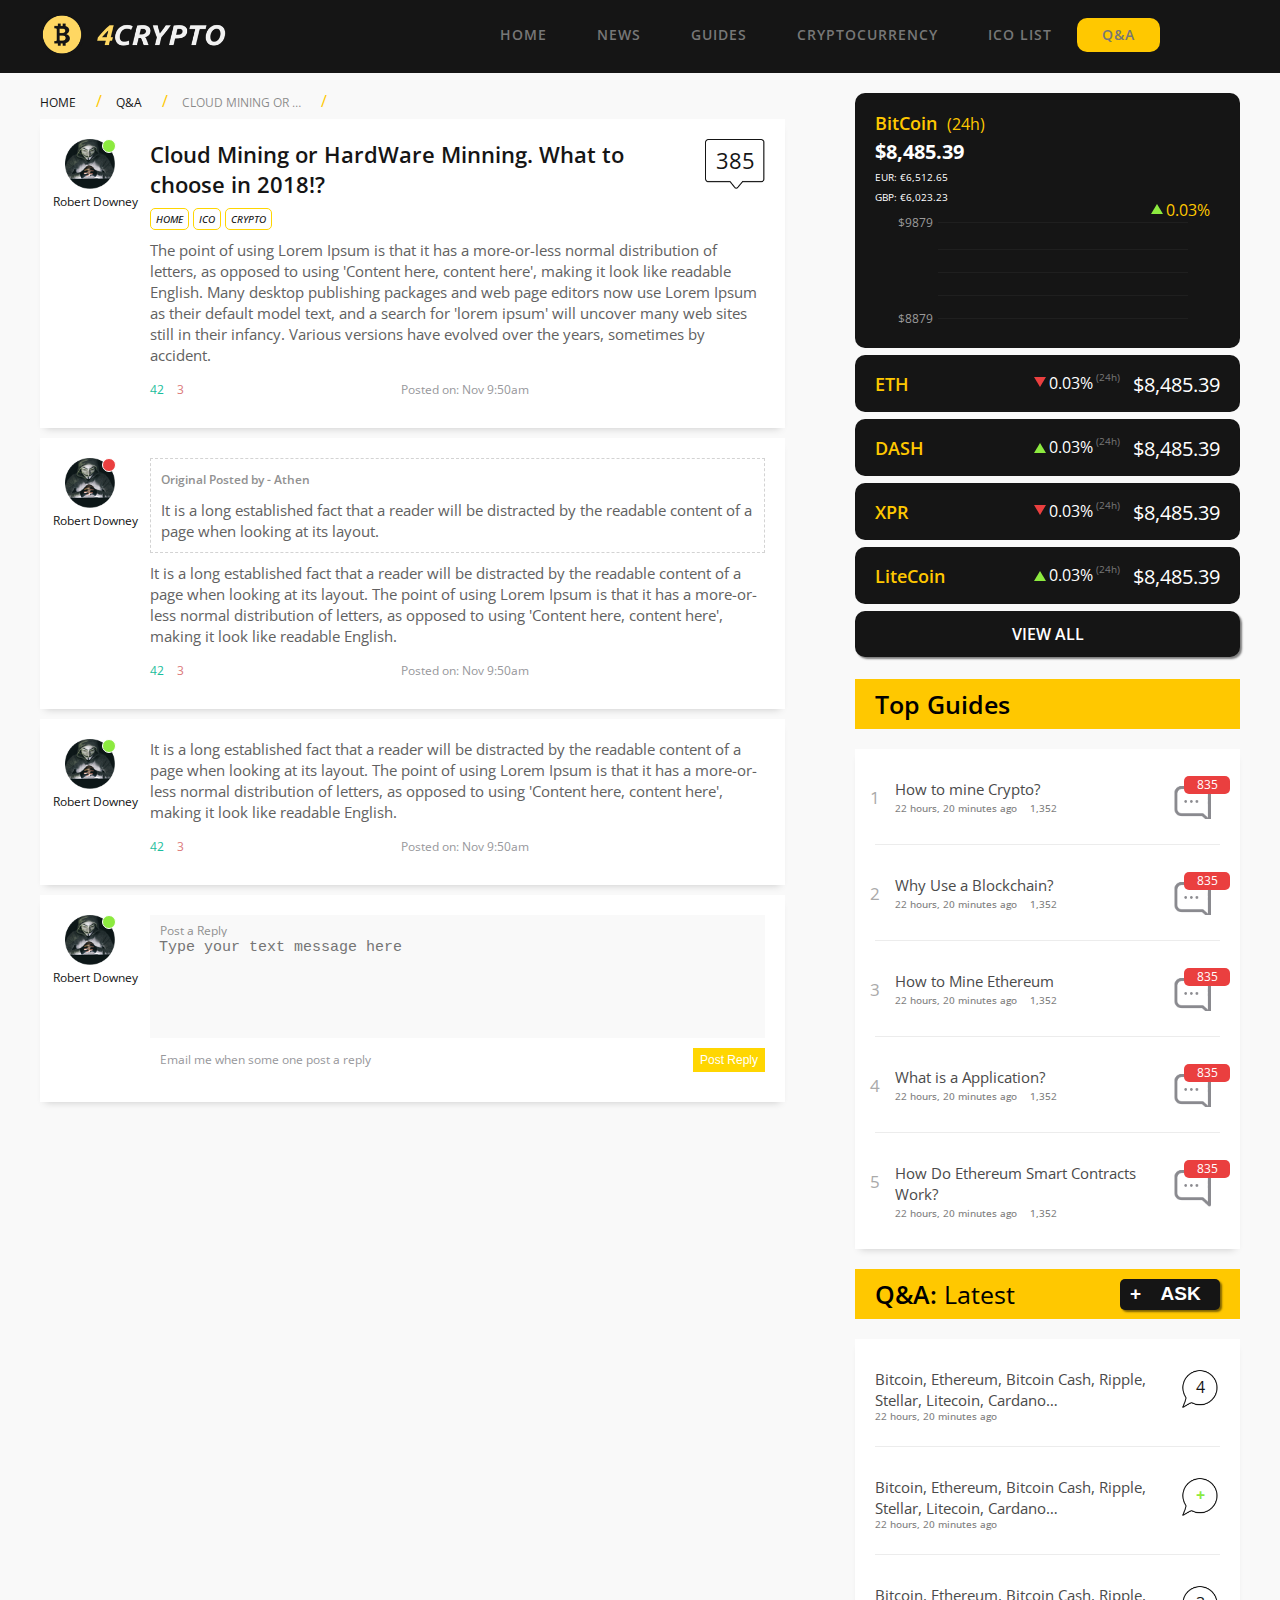
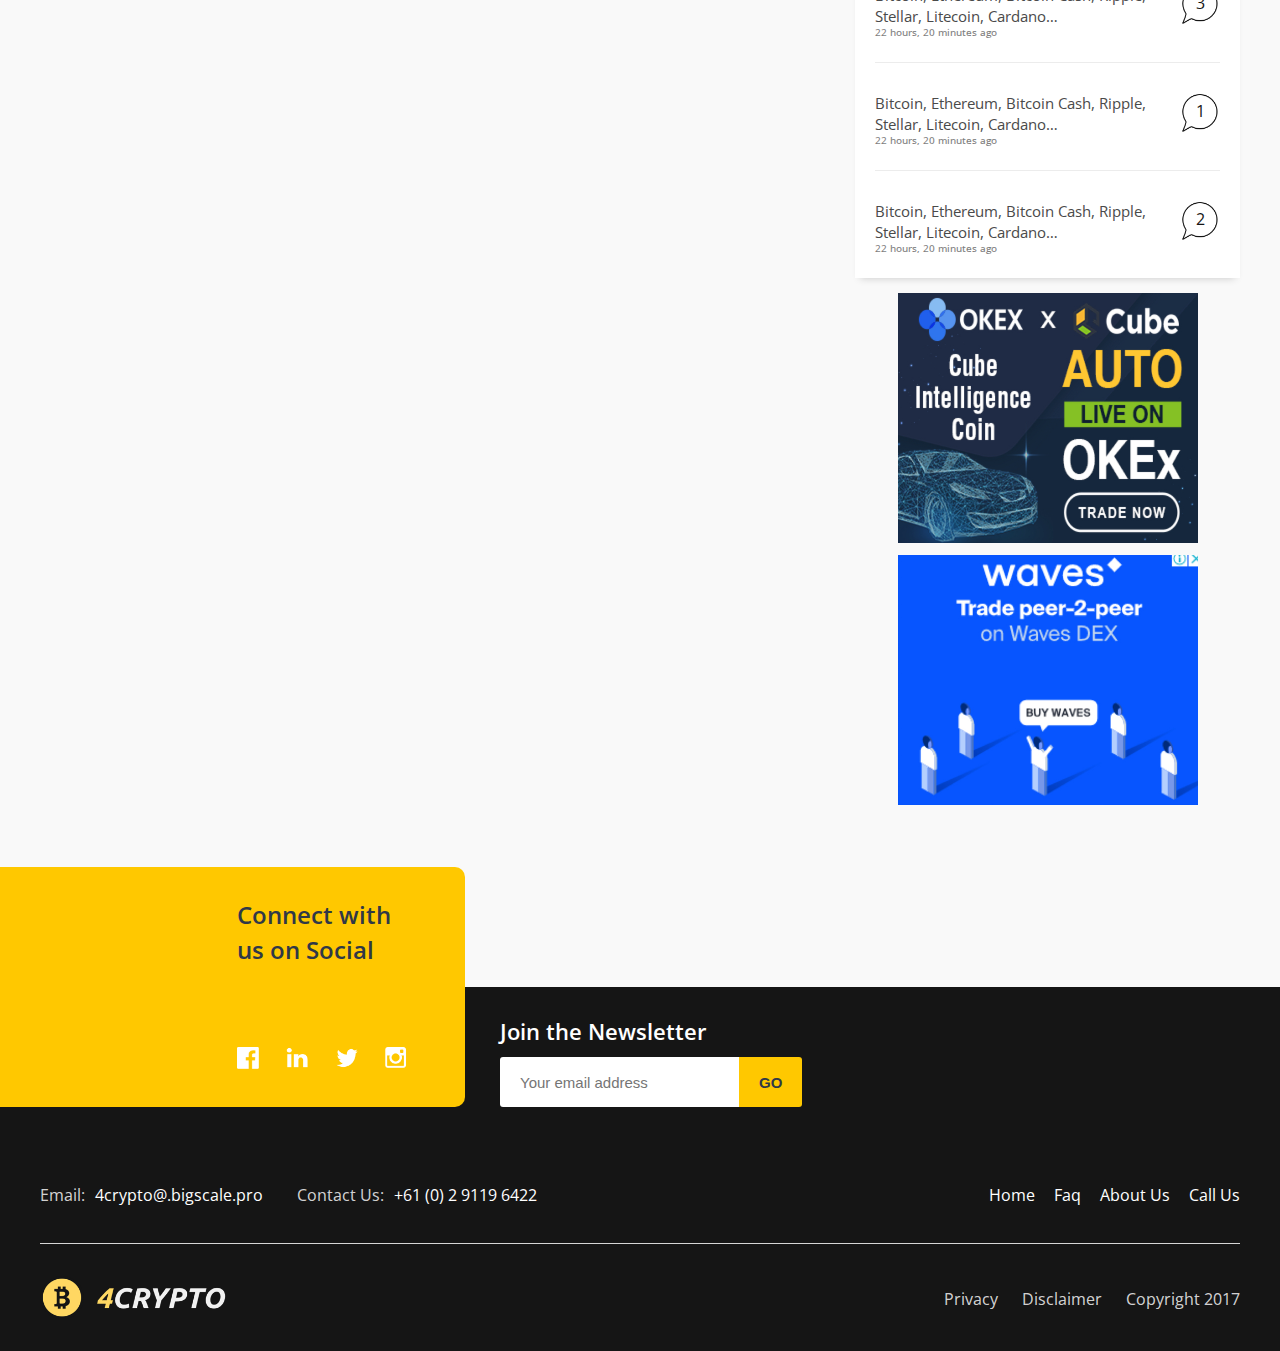
<file: single_Q&A.html>
<!DOCTYPE html>
<html lang="en">
<head>
	<meta charset="UTF-8">
	<meta name="viewport" content="width=device-width, initial-scale=1, maximum-scale=1, user-scalable=no"/>
	<title>project big scale 1</title>
	<script src="js/jquery-3.1.1.min.js"></script>
	<script src="pluggins/slick-slider/slick.js"></script>
	<link rel="stylesheet" href="pluggins/slick-slider/slick.css">
	<script src="js/script.js"></script>
	<link rel="stylesheet" href="css/style.css">
	<script src="pluggins/slick-menu/jquery.slicknav.js"></script>
	<link rel="stylesheet" href="pluggins/slick-menu/slicknav.css">
	<link rel="stylesheet" href="http://code.ionicframework.com/ionicons/2.0.1/css/ionicons.min.css">
</head>
<body>

<div class="popup" data-popup="popup-1">
<div class="popup-inner search">
<input type="text" class="input" placeholder="Search...">
<button class="ion-ios-search-strong"></button>
<a class="popup-close" data-popup-close="popup-1" href="#">x</a>
</div>
</div>


<header>
		<div class="top_header">
			<img src="img/ad2@2x.jpg" alt="header">
		</div>
		<nav>
			<div class="wrapper nav">
				<div class="logo">
				<a href="index.html">
					<img src="img/logo-white@2x.png" alt="4crypto">
				</a>
				</div>
					<ul class="menu">
					<li> 
						<a href="index.html">home</a>
						<ul class="submenu">
						<li><a href="index.html">main page</a></li>
						<li><a href="index.html">second page</a></li>
						</ul>
					</li>
					<li>
					<a href="news.html">news</a>
					<ul class="submenu">
						<li><a href="news.html">hot news</a></li>
						<li><a href="news.html">latest news</a></li>
					</ul>
					</li>
					<li><a href="guides.html">guides</a></li>
					<li ><a href="cryptocurrency.html">cryptocurrency</a></li>
					<li ><a href="icos.html">ico list</a></li>
					<li class="page_active"><a href="Q&A.html">q&a</a></li>
					<li class="search"><a class="btn1 ion-ios-search-strong ionicons" data-popup-open="popup-1" href="#" ></a></li>
					<li class="registration">
					<a href="#" class="ion-person-add ionicons"></a>
					</li>
				</ul>
			</div>
			<div class="crypto_values multiple-items first_crypto_val_block">
					<div class="value_block collapse">
						<div class="text_coin">
							<h4>BitCoin</h4><span class="hours">(24h)</span>
							<p class="cpi">$8,485.39</p>
							<p class="cost">EUR: €6,512.65</p>
							<p class="cost">GBP: €6,023.23</p>
							<p class="module pos">0.03%</p>
						</div>
					</div>
					<div class="value_block">
						<div class="text_coin">
						<h4>ETH</h4><span class="hours">(24h)</span>
						<p class="cpi">$8,485.39</p>
						<p class="cost">EUR: €6,512.65</p>
						<p class="cost">GBP: €6,023.23</p>
						<p class="module neg">0.03%</p>
						</div>
					</div>
					<div class="value_block">
						<div class="text_coin">
						<h4>DASH</h4><span class="hours">(24h)</span>
						<p class="cpi">$8,485.39</p>
						<p class="cost">EUR: €6,512.65</p>
						<p class="cost">GBP: €6,023.23</p>
						<p class="module pos">0.03%</p>
						</div>
					</div>
					<div class="value_block">
						<div class="text_coin">
						<h4>XPR</h4><span class="hours">(24h)</span>
						<p class="cpi">$8,485.39</p>
						<p class="cost">EUR: €6,512.65</p>
						<p class="cost">GBP: €6,023.23</p>
						<p class="module neg">0.03%</p>
						</div>
					</div>
					<div class="value_block">
						<div class="text_coin">
						<h4>LiteCoin</h4><span class="hours">(24h)</span>
						<p class="cpi">$8,485.39</p>
						<p class="cost">EUR: €6,512.65</p>
						<p class="cost">GBP: €6,023.23</p>
						<p class="module pos">0.03%</p>
						</div>
					</div>
				</div> <!-- crypto values -->
		</nav>
</header>

<div class="container_news guidesandquestion">
	<div class="wrapper">
		<div class="container_news_left single_news">
			<div class="breadcrumbs">
				<ul>
					<li class="prev_crumb"><a href="index.html">home</a></li>
					<li class="prev_crumb"><a href="Q&A.html">Q&A</a></li>
					<li class="now_crumb"><a href="single_guides.html">CLOUD MINING OR …</a></li>
				</ul>
			</div>	<!-- breadcrumbs -->
			<div class="forum">


				<div class="post comment_block">
					<div class="author_post">
						<div class="author_img_and_status">
							<img src="img/q&a/group-5@2x.png" alt="user_img">
							<div class="author_status user_status_online"></div>
						</div>
						<div class="nick_name">
							<p>Robert Downey</p>
						</div>
					</div>
					<div class="comment_block_container">
						<div class="comment_block_title">
							<h4>Cloud Mining or HardWare Minning. What to choose in 2018!?</h4>
							<span>
								<img src="img/q&a_single/rectangle-17@2x.png" alt="space">
								<span>385</span>
							</span>
						</div>
						<div class="comment_block_tag">
							<ul>
								<li><a href="#">home</a></li>
								<li><a href="#">ico</a></li>
								<li><a href="#">crypto</a></li>
							</ul>
						</div>
						<div class="comment_block_text">
							<p>The point of using Lorem Ipsum is that it has a more-or-less normal distribution of letters, as opposed to using 'Content here, content here', making it look like readable English. Many desktop publishing packages and web page editors now use Lorem Ipsum as their default model text, and a search for 'lorem ipsum' will uncover many web sites still in their infancy. Various versions have evolved over the years, sometimes by accident.</p>
						</div>
						<div class="like_and_repost">
							<div class="post_like">
								<span><a href="#"><span class="ion-thumbsup ionicons"></span> </a>42</span>
								<span><a href="#"><span class="ion-thumbsdown ionicons"></span> </a>3</span>
							</div>
							<div class="post_time">
								<span><a href="#"><span class="ion-ios-clock-outline ionicons"></span> </a>Posted on: Nov 9:50am</span>
							</div>
							<div class="post_reposts">
								<span><a href=""><span class="ion-ios-undo-outline ionicons"></span> </a></span>
								<span><a href="#"><span class="ion-ios-bell-outline ionicons"></span> </a></span>
							</div>
						</div>
					</div>
				</div>


			<div class="post_repost comment_block">
				<div class="author_post">
					<div class="author_img_and_status">
						<img src="img/q&a/group-5@2x.png" alt="user_img">
						<div class="author_status user_status_offline"></div>
					</div>
					<div class="nick_name">
						<p>Robert Downey</p>
					</div>
				</div>
				<div class="comment_block_container">
					<div class="original_post">
						<div class="original_post_text">
							<div class="author_original_post">
								<h4>Original Posted by - Athen</h4>
							</div>
							<p>It is a long established fact that a reader will be distracted by the readable content of a page when looking at its layout.</p>
						</div>
					</div>	
					<div class="comment_block_text">
						<p>It is a long established fact that a reader will be distracted by the readable content of a page when looking at its layout. The point of using Lorem Ipsum is that it has a more-or-less normal distribution of letters, as opposed to using 'Content here, content here', making it look like readable English. </p>
					</div>
					<div class="like_and_repost">
						<div class="post_like">
							<span><a href="#"><span class="ion-thumbsup ionicons"></span> </a>42</span>
							<span><a href="#"><span class="ion-thumbsdown ionicons"></span> </a>3</span>
						</div>
						<div class="post_time">
							<span><a href="#"><span class="ion-ios-clock-outline ionicons"></span> </a>Posted on: Nov 9:50am</span>
						</div>
						<div class="post_reposts">
							<span><a href=""><span class="ion-ios-undo-outline ionicons"></span> </a></span>
							<span><a href="#"><span class="ion-ios-bell-outline ionicons"></span> </a></span>
						</div>
					</div>
				</div>
			</div>


			<div class="comment comment_block">
				<div class="author_post">
					<div class="author_img_and_status">
						<img src="img/q&a/group-5@2x.png" alt="user_img">
						<div class="author_status user_status_online"></div>
					</div>
					<div class="nick_name">
						<p>Robert Downey</p>
					</div>
				</div>	
				<div class="comment_block_container">
					<div class="comment_block_text">
						<p>It is a long established fact that a reader will be distracted by the readable content of a page when looking at its layout. The point of using Lorem Ipsum is that it has a more-or-less normal distribution of letters, as opposed to using 'Content here, content here', making it look like readable English. </p>
					</div>
					<div class="like_and_repost">
						<div class="post_like">
							<span><a href="#"><span class="ion-thumbsup ionicons"></span> </a>42</span>
							<span><a href="#"><span class="ion-thumbsdown ionicons"></span> </a>3</span>
						</div>
						<div class="post_time">
							<span><a href="#"><span class="ion-ios-clock-outline ionicons"></span> </a>Posted on: Nov 9:50am</span>
						</div>
						<div class="post_reposts">
							<span><a href=""><span class="ion-ios-undo-outline ionicons"></span> </a></span>
							<span><a href="#"><span class="ion-ios-bell-outline ionicons"></span> </a></span>
						</div>
					</div>
				</div>
			</div>

			</div>
			<div class="form_to_push_comment comment_block">
				<div class="author_post">
					<div class="author_img_and_status">
						<img src="img/q&a/group-5@2x.png" alt="user_img">
						<div class="author_status user_status_online"></div>
					</div>
					<div class="nick_name">
						<p>Robert Downey</p>
					</div>
				</div>	
				<div class="comment_block_container">
				<div class="comment_form">
					<form action="action">
						<div class="type_of_comment">
							<p>Post a Reply</p>
						</div>
						<textarea name="comment_form" cols="30" rows="5" placeholder="Type your text message here"></textarea>
					</form>
				</div>
				<div class="like_and_repost">
						<div class="post_reposts">
							<span><a href="#"><span class="ion-ios-bell-outline ionicons"></span> </a></span>
							<span>Email me when some one post a reply</span>
						</div>
						<div class="post_repost_button">
							<button class="post_reply_button">Post Reply</button>
						</div>
					</div>
				</div>

			</div>
		</div><!-- container_news_left single_news -->
		<div class="container_news_right">
				<div class="crypto_values second_crypto_val_block">	
					<div class="value_block collapse">
						<div class="text_coin">
							<h4>BitCoin</h4><span class="hours">(24h)</span>
							<p class="cpi">$8,485.39</p>
							<p class="cost">EUR: €6,512.65</p>
							<p class="cost">GBP: €6,023.23</p>
							<p class="module pos">0.03%</p>
						</div>
						<div class="graphic">
							<div class="graph__wrapper">
							  <div class="coordinates">
							  	<span></span>
							  	<span></span>
							  	<span></span>
							  	<span></span>
							  	<span></span> 
							  </div>
							    <svg width="220px" height="107px" viewBox="0 0 280 107" version="1.1">
							      <defs>
							          <linearGradient x1="0%" y1="100%" x2="100%" y2="100%" id="linearGradient-1">
							              <stop stop-color="#ffec43" offset="0%"></stop>
							              <stop stop-color="#ffdc00" offset="41.7610013%"></stop>
							              <stop stop-color="#ffb400" offset="78.6870217%"></stop>
							              <stop stop-color="#ffc800" offset="100%"></stop>
							          </linearGradient>
							      </defs>
							      <g id="Page-1" stroke="none" stroke-width="1" fill="none" fill-rule="evenodd">
							          <path d="M2.10546875,95.75 L40.5546875,68.3476562 L55.2109375,81.1796875 L65.2148437,76.3945312 L96.1835937,86.8320312 L131.023438,19.9414062 L142.15625,23.7226562 L183.605469,2.1953125 L211.007812,22.3320312 L234.320312,71.5664062 L234.667969,83.0039062 L244.019531,83.0039062 L247.105469,88.8320312 L312.695312,104.839844" id="Path-1" stroke="url(#linearGradient-1)" stroke-width="4" class="path"></path>
							      </g>
							  </svg>
							</div>  
						</div>
					</div>
					<div class="value_block">
						<div class="text_coin">
						<h4>ETH</h4><span class="hours">(24h)</span>
						<p class="cpi">$8,485.39</p>
						<p class="cost">EUR: €6,512.65</p>
						<p class="cost">GBP: €6,023.23</p>
						<p class="module neg">0.03%</p>
						</div>
						<div class="graphic">
							<div class="graph__wrapper">
							  <div class="coordinates">
							  	<span></span>
							  	<span></span>
							  	<span></span>
							  	<span></span>
							  	<span></span> 
							  </div>
							    <svg width="220px" height="107px" viewBox="0 0 280 107" version="1.1">
							      <defs>
							          <linearGradient x1="0%" y1="100%" x2="100%" y2="100%" id="linearGradient-2">
							              <stop stop-color="#ffec43" offset="0%"></stop>
							              <stop stop-color="#ffdc00" offset="41.7610013%"></stop>
							              <stop stop-color="#ffb400" offset="78.6870217%"></stop>
							              <stop stop-color="#ffc800" offset="100%"></stop>
							          </linearGradient>
							      </defs>
							      <g id="Page-2" stroke="none" stroke-width="1" fill="none" fill-rule="evenodd">
							          <path d="M2.10546875,95.75 L40.5546875,68.3476562 L55.2109375,81.1796875 L65.2148437,76.3945312 L96.1835937,86.8320312 L131.023438,19.9414062 L142.15625,23.7226562 L183.605469,2.1953125 L211.007812,22.3320312 L234.320312,71.5664062 L234.667969,83.0039062 L244.019531,83.0039062 L247.105469,88.8320312 L312.695312,104.839844" id="Path-2" stroke="url(#linearGradient-2)" stroke-width="4" class="path"></path>
							      </g>
							  </svg>
							</div>  
						</div>
					</div>
					<div class="value_block">
						<div class="text_coin">
						<h4>DASH</h4><span class="hours">(24h)</span>
						<p class="cpi">$8,485.39</p>
						<p class="cost">EUR: €6,512.65</p>
						<p class="cost">GBP: €6,023.23</p>
						<p class="module pos">0.03%</p>
						</div>
						<div class="graphic">
							<div class="graph__wrapper">
							  <div class="coordinates">
							  	<span></span>
							  	<span></span>
							  	<span></span>
							  	<span></span>
							  	<span></span> 
							  </div>
							    <svg width="220px" height="107px" viewBox="0 0 280 107" version="1.1">
							     <defs>
							          <linearGradient x1="0%" y1="100%" x2="100%" y2="100%" id="linearGradient-3">
							              <stop stop-color="#ffec43" offset="0%"></stop>
							              <stop stop-color="#ffdc00" offset="41.7610013%"></stop>
							              <stop stop-color="#ffb400" offset="78.6870217%"></stop>
							              <stop stop-color="#ffc800" offset="100%"></stop>
							          </linearGradient>
							      </defs>
							      <g id="Page-3" stroke="none" stroke-width="1" fill="none" fill-rule="evenodd" >
							          <path d="M2.10546875,95.75 L40.5546875,68.3476562 L55.2109375,81.1796875 L65.2148437,76.3945312 L96.1835937,86.8320312 L131.023438,19.9414062 L142.15625,23.7226562 L183.605469,2.1953125 L211.007812,22.3320312 L234.320312,71.5664062 L234.667969,83.0039062 L244.019531,83.0039062 L247.105469,88.8320312 L312.695312,104.839844" id="Path-3" stroke="url(#linearGradient-3)" stroke-width="4" class="path"></path>
							      </g>
							  </svg>
							</div>  
						</div>
					</div>
					<div class="value_block">
						<div class="text_coin">
						<h4>XPR</h4><span class="hours">(24h)</span>
						<p class="cpi">$8,485.39</p>
						<p class="cost">EUR: €6,512.65</p>
						<p class="cost">GBP: €6,023.23</p>
						<p class="module neg">0.03%</p>
						</div>
						<div class="graphic">
							<div class="graph__wrapper">
							  <div class="coordinates">
							  	<span></span>
							  	<span></span>
							  	<span></span>
							  	<span></span>
							  	<span></span> 
							  </div>
							    <svg width="220px" height="107px" viewBox="0 0 280 107" version="1.1">
							     <defs>
							          <linearGradient x1="0%" y1="100%" x2="100%" y2="100%" id="linearGradient-4">
							              <stop stop-color="#ffec43" offset="0%"></stop>
							              <stop stop-color="#ffdc00" offset="41.7610013%"></stop>
							              <stop stop-color="#ffb400" offset="78.6870217%"></stop>
							              <stop stop-color="#ffc800" offset="100%"></stop>
							          </linearGradient>
							      </defs>
							      <g id="Page-4" stroke="none" stroke-width="1" fill="none" fill-rule="evenodd">
							          <path d="M2.10546875,95.75 L40.5546875,68.3476562 L55.2109375,81.1796875 L65.2148437,76.3945312 L96.1835937,86.8320312 L131.023438,19.9414062 L142.15625,23.7226562 L183.605469,2.1953125 L211.007812,22.3320312 L234.320312,71.5664062 L234.667969,83.0039062 L244.019531,83.0039062 L247.105469,88.8320312 L312.695312,104.839844" id="Path-4" stroke="url(#linearGradient-4)" stroke-width="4" class="path"></path>
							      </g>
							  </svg>
							</div>  
						</div>
					</div>
					<div class="value_block">
						<div class="text_coin">
						<h4>LiteCoin</h4><span class="hours">(24h)</span>
						<p class="cpi">$8,485.39</p>
						<p class="cost">EUR: €6,512.65</p>
						<p class="cost">GBP: €6,023.23</p>
						<p class="module pos">0.03%</p>
						</div>
						<div class="graphic">
							<div class="graph__wrapper">
							  <div class="coordinates">
							  	<span></span>
							  	<span></span>
							  	<span></span>
							  	<span></span>
							  	<span></span> 
							  </div>
							    <svg width="220px" height="107px" viewBox="0 0 280 107" version="1.1">
							      <defs>
							          <linearGradient x1="0%" y1="100%" x2="100%" y2="100%" id="linearGradient-5">
							              <stop stop-color="#ffec43" offset="0%"></stop>
							              <stop stop-color="#ffdc00" offset="41.7610013%"></stop>
							              <stop stop-color="#ffb400" offset="78.6870217%"></stop>
							              <stop stop-color="#ffc800" offset="100%"></stop>
							          </linearGradient>
							      </defs>
							      <g id="Page-5" stroke="none" stroke-width="1" fill="none" fill-rule="evenodd">
							          <path d="M2.10546875,95.75 L40.5546875,68.3476562 L55.2109375,81.1796875 L65.2148437,76.3945312 L96.1835937,86.8320312 L131.023438,19.9414062 L142.15625,23.7226562 L183.605469,2.1953125 L211.007812,22.3320312 L234.320312,71.5664062 L234.667969,83.0039062 L244.019531,83.0039062 L247.105469,88.8320312 L312.695312,104.839844" id="Path-5" stroke="url(#linearGradient-5)" stroke-width="4" class="path"></path>
							      </g>
							  </svg>
							</div>  
						</div>
					</div>
					<div id="button" class="ripple btn">View All</div>
				</div>

				
					<div class="questions topguides">
					<div class="question_header">
						<h2>Top Guides</h2>
					</div>
					<div class="question_blocks top_guides">
						<a class="question_block" href="#">
							<div class="number">
								<span>1</span>
							</div>
							<div>
								<h4>How to mine Crypto?</h4>
								<p>
									<span>22 hours, 20 minutes ago</span>
									<span><span class="ion-ios-eye ionicons"></span> 1,352</span>
								</p>
							</div>
							<div class="viewers">
							<span>835</span></div>
						</a>
						<a class="question_block" href="#">
							<div class="number">
								<span>2</span>
							</div>
							<div>
								<h4>Why Use a Blockchain?</h4>
								<p>
									<span>22 hours, 20 minutes ago</span>
									<span><span class="ion-ios-eye ionicons"></span> 1,352</span>
								</p>
							</div>
							<div class="viewers">
							<span>835</span></div>
						</a>
						<a class="question_block" href="#">
							<div class="number">
								<span>3</span>
							</div>
							<div>
								<h4>How to Mine Ethereum</h4>
								<p>
									<span>22 hours, 20 minutes ago</span>
									<span><span class="ion-ios-eye ionicons"></span> 1,352</span>
								</p>
							</div>
							<div class="viewers">
							<span>835</span></div>
						</a>
						<a class="question_block" href="#">
							<div class="number">
								<span>4</span>
							</div>
							<div>
								<h4>What is a Application?</h4>
								<p>
									<span>22 hours, 20 minutes ago</span>
									<span><span class="ion-ios-eye ionicons"></span> 1,352</span>
								</p>
							</div>
							<div class="viewers">
							<span>835</span></div>
						</a>
						<a class="question_block" href="#">
							<div class="number">
								<span>5</span>
							</div>
							<div>
								<h4>How Do Ethereum Smart Contracts Work?</h4>
								<p>
									<span>22 hours, 20 minutes ago</span>
									<span><span class="ion-ios-eye ionicons"></span> 1,352</span>
								</p>
							</div>
							<div class="viewers">
							<span>835</span></div>
						</a>
					</div> <!-- question blocks -->
					<div class="questions latestQA">
					<div class="question_header">
						<h2>Q&A: <span>Latest</span></h2>
						<button class="ask ripple btn" id="button3"><span>+</span>Ask</button>
					</div>
					<div class="question_blocks QandA">
						<a class="question_block" href="#">
							<div>
								<h4>Bitcoin, Ethereum, Bitcoin Cash, Ripple, Stellar, Litecoin, Cardano…</h4>
								<p><span>22 hours, 20 minutes ago</span></p>
							</div>
							<div class="reply_val"><span>4</span></div>
						</a>
						<a class="question_block" href="#">
							<div>
								<h4>Bitcoin, Ethereum, Bitcoin Cash, Ripple, Stellar, Litecoin, Cardano…</h4>
								<p>22 hours, 20 minutes ago</p>
							</div>
							<div class="add_new_post reply_val"><span>+</span></div>
						</a>
						<a class="question_block" href="#">
							<div>
								<h4>Bitcoin, Ethereum, Bitcoin Cash, Ripple, Stellar, Litecoin, Cardano…</h4>
								<p>22 hours, 20 minutes ago</p>
							</div>
							<div class="reply_val"><span>3</span></div>
						</a>
						<a class="question_block" href="#">
							<div>
								<h4>Bitcoin, Ethereum, Bitcoin Cash, Ripple, Stellar, Litecoin, Cardano…</h4>
								<p>22 hours, 20 minutes ago</p>
							</div>
							<div class="reply_val"><span>1</span></div>
						</a>
						<a class="question_block" href="#">
							<div>
								<h4>Bitcoin, Ethereum, Bitcoin Cash, Ripple, Stellar, Litecoin, Cardano…</h4>
								<p>22 hours, 20 minutes ago</p>
							</div>
							<div class="reply_val"><span>2</span></div>
						</a>
					</div> <!-- question blocks -->

					<div class="banners">
						<div class="banner firstbanner">
							<img src="img/ad@2x.jpg" alt="banner">
						</div>
						<div class="banner secondbanner">
							<img src="img/ad1@2x.jpg" alt="banner">
						</div>
					</div> <!-- banners -->
				</div>


		</div> 
	</div> <!-- block _ right -->
	</div> <!-- wrapper -->
</div> <!-- container_news guidesandquestion -->


<footer>
		<div class="social_icon_block">
			<div class="social_icon">
				<h4>Connect with us on Social</h4>
				<ul class="footer_social">
					<li><a href="#"><img src="img/facebook@2x.png" alt="facebook"></a></li>
					<li><a href="#"><img src="img/linkedin@2x.png" alt="linkedin"></a></li>
					<li><a href="#"><img src="img/twitter@2x.png" alt="twitter"></a></li>
					<li><a href="#"><img src="img/instagram@2x.png" alt="instagram"></a></li>
				</ul>
			</div>
		</div>
		<div class="join_news">
			<h4>Join the Newsletter</h4>
			<div class="form">
				<input type="text" placeholder="Your email address">
				<button type="submit">GO</button>
			</div>
		</div>
		<div class="contact">
			<div class="wrapper">
				<div class="cont">
					<span>Email:<a href="#">4crypto@.bigscale.pro</a></span>
					<span>Contact Us:<a href="#">+61 (0) 2 9119 6422</a></span>
				</div>
				<div class="footer_nav">
					<ul>
						<li><a href="#">Home</a></li>
						<li><a href="#">Faq</a></li>
						<li><a href="#">About Us</a></li>
						<li><a href="#">Call Us</a></li>
					</ul>
				</div>				
			</div>
		</div>
		<div class="footer_end">
			<div class="wrapper">
				<div class="logo">
					<a href="index.html"><img src="img/logo-white@2x.png" alt="logo"></a>
				</div>
				<div class="rules">
					<ul>
						<li><a href="#">Privacy</a></li>
						<li><a href="#">Disclaimer</a></li>
						<li><a href="#">Copyright 2017</a></li>
					</ul>
				</div>
			</div>
		</div>
</footer>
</body>
</html>
</file>
<file: css/style.css>
/* @import url('https://fonts.googleapis.com/css?family=Montserrat:100,100i,200,200i,300,300i,400,400i,500,500i,600,600i,700,700i,800,800i,900,900i'); */
@import url('https://fonts.googleapis.com/css?family=Open+Sans:400,400i,600');

/* http://meyerweb.com/eric/tools/css/reset/ 
   v2.0 | 20110126
   License: none (public domain)
*/

html, body, div, span, applet, object, iframe,
h1, h2, h3, h4, h5, h6, p, blockquote, pre,
a, abbr, acronym, address, big, cite, code,
del, dfn, em, img, ins, kbd, q, s, samp,
small, strike, strong, sub, sup, tt, var,
b, u, i, center,
dl, dt, dd, ol, ul, li,
fieldset, form, label, legend,
table, caption, tbody, tfoot, thead, tr, th, td,
article, aside, canvas, details, embed, 
figure, figcaption, footer, header, hgroup, 
menu, nav, output, ruby, section, summary,
time, mark, audio, video {
	margin: 0;
	padding: 0;
	border: 0;
	font-size: 100%;
	font: inherit;
	vertical-align: baseline;
	text-decoration: none;
}
/* HTML5 display-role reset for older browsers */
article, aside, details, figcaption, figure, 
footer, header, hgroup, menu, nav, section {
	display: block;
}
/* font */
body {
	line-height: 1;
	font-family: 'Open Sans', sans-serif !important;
	background-color: #f9f9f9;
}
h1, h2, h3, h4, h5, h6{
	font-family: 'Open Sans', sans-serif !important;
	font-weight: 600 !important;
}
/* p, span, data, a , textarea, input, button , li{
	font-family: 'Open Sans', sans-serif !important;
}
h1, h2, h3, h4, h5, h6{
	font-family:  'Avenir LT Std 65 Medium', 'Montserrat', sans-serif !important;
}
.menu > li > a, .slicknav_nav > li > a{
	font-family:  'Avenir LT Std 65 Medium', 'Montserrat', sans-serif !important;
}
.menu > .comming_soon > span{
	font-family: 'Avenir LT Std 65 Medium' !important;
} */
/* /font */
ol, ul {
	list-style: none;
}
blockquote, q {
	quotes: none;
}
blockquote:before, blockquote:after,
q:before, q:after {
	content: '';
	content: none;
}
table {
	border-collapse: collapse;
	border-spacing: 0;
}
html,body{
	overflow-x: hidden;
}
*{
	outline:none !important;
}
/* icons */
.slick-arrow{
	font-size: 25px;
	color:#fff;
}
.prevArrow{
	padding-left: 10px;
}
.nextArrow{
	padding-right: 10px;
}

.ionicons{
	font-size: 30px;
}
.ionicons:before{
	padding-right: 5px;
}
nav .ionicons:before{
	padding-right: 0;
}
.lnews_block_text .ionicons{
	font-size: 16px;
}
.single_news_container_title_signature .ionicons{
	font-size: 20px;
	padding-right: 5px;
}
.q_and_a_content_table_time .ionicons{
	font-size: 14px;
}
.post_time .ionicons{
	font-size: 18px;
	color: #97979b;
}
.post_like .ionicons{
	font-size: 20px;
	color: #97979b;
}
.post_like > span:first-child > a > span{
	color: #1bbd9c;
}
.post_like > span:nth-child(2) > a > span{
	color: #db797a;
}
.post_reposts .ionicons{
	font-size: 22px;
	color: #97979b;
}
.question_block .ionicons{
	font-size: 19px;
	padding-left: 10px;
	color: #7f7f7f;
	margin-top: -2px;
	vertical-align: middle;
}
.single_news_form .ionicons{
	color:#777;
	font-size: 25px;
	padding-right: 5px;
}

/* my */
.slicknav_menu{
	display: none;
}
.slicknav_nav{
	display: flex;
}
.slicknav_nav li.search{
	width: 60px;
}
.slicknav_nav li.registration{
	width: 60px;
}
.top_header{
	height: auto;
	width: 100%;
}
.top_header > img{
	max-width: 100%;
	height: auto;
}
.wrapper{
	width: 1200px;
	margin: 0 auto;
}
nav {
	background-color: #151515;
	padding: 10px 0;
	margin-top: -3px;
}
nav > .wrapper {
	display: flex;
	justify-content: space-between;
	vertical-align: middle;
	height: 56px;
	align-items: center;
}
.logo > a > img{
	width: 186px;
	height: auto;
}
nav ul{
	display: flex;
	vertical-align: middle;
	align-items: center;
}
nav ul > li{
	display: inline-block;
	padding: 10px 25px;
	text-transform: uppercase;
	font-size: 14px;
	letter-spacing: 1px;
	font-weight: 600;
	position: relative;
}
nav ul > li > span{
	position: absolute;	
    top: 27px;
    left: calc(50% - 40px);
    font-size: 8px;
    color: #ffd601;
    width: 85px;
}
nav ul > li:last-child{
	padding-right: 5px;
}
nav ul > li{
	color: #777;
	cursor: pointer;
}
nav ul > li > a{
	color: #777;
}
nav ul > li:hover{
	color: #fff;
	transition: 0.3s;
}
nav ul > li:hover > a{
	transition: 0.3s;
	color: #fff;
}
nav ul > li img{
	width: auto;
	height: 24px;
}
nav ul > li.page_active{
	background-color: #ffc800;
	border-radius: 10px;
}



/* here new */

.submenu{
	width: 200px;
	overflow-x: hidden;
	position: absolute;
	left: 0;
	padding-top: 31px;
	display: none;
	z-index: 2;
	padding-bottom: 10px;
}
.submenu > li{
	width: 200px;
	background-color:rgba(21,21,21,0.95);
	display: block !important;
	transition: 0.3s;
	padding-bottom: 15px; 
}




.first_crypto_val_block{
	display: none !important;
}
.second_crypto_val_block{
	display: block !important;
}
.crypto{
	background-color: #ffc800;
	padding: 20px 0;
}
.crypto > .wrapper{
	display: flex;
	justify-content: space-between;
}
.newspost{
	width: 808px;
	height: auto;
}
.gnews{
	width: 100%;
	height: 410px;
/* 	background-image: url(../img/Slider.png); */
	background-size: cover;
/* 	background-color: #151515; */
	position: relative;
}
.gnews.slider-for.slick-initialized.slick-slider > .slick-list.draggable{
    width: 100%;
    height: 410px;
    background: #151515;
}
.gnews > div{
	position: absolute;
	color: #f1f1f1;
	font-size: 14px;
	width: 605px;
	line-height: 21px;
}
.gnews .little_new.slick-slide{
	position: relative;
}
.gnews .little_new.slick-slide a{
	width: 100%;
}
.gnews .little_new.slick-slide img{
	position: relative;
	width: 100%;
	height: 410px;
	object-fit: cover;
	object-position: 50% 50%;
} 
.gnews .little_new div{
	width: 100%;
	position: absolute;
	padding-left: 20px;
	bottom: 0px;
}
.crypto .gnews .slick-slide a > div{
	border-bottom: 0px;
    width: calc(100% - 40px);
    margin: 0;
    background-color: rgba(21,21,21,0.95);
	padding: 20px;
}
.gnews .little_new.slick-slide div > p{
	font-size: 23px;
	line-height: 35px;
	color: #fff;
}
.gnews .little_new.slick-slide div > data{
	font-size: 18px;
}
.gnews > div > h3{
	line-height: 36px;
	font-size: 27px;
	font-weight: 600;
	color: #fff;
}
.lnews{
	width: 100%;
	padding: 26px 0;
	background-color: #151515;
	margin-top: 7px;
	display: flex;
	justify-content: space-around;
    align-items: center;
}
.lnews img{
	width: 97px;
	height: 97px;
	border-radius: 5px;
/* 	margin-right: -15px; */
	margin-right: 10px;
	margin-left: 10px;
}
.little_new{
	display: flex !important;
/* 	justify-content: space-around; */
	color: #f1f1f1;
	font-size: 12px;
	letter-spacing: 0.9px;
	outline: none;
	align-items: center;
}
.little_new:hover{
	cursor: pointer;
}
.little_new > div{
	position: relative;
	width: 155px;
}



/* here */
.little_new a{
	display: flex;
	justify-content: space-around;
	align-items: center;
	color: #f1f1f1 !important;
	font-size: 12px;
	width: 100%;
}
.little_new a > div{
	position: relative;
	width: 125px;
}
.little_new a > div > p{
	margin-bottom: 15px;
}






.little_new > div > p{
	margin-bottom: 15px;
}
.little_new a > div > data{
	font-size: 10px;
	letter-spacing: 0.7px;
	color: #8a8a8a;
}
.crypto_values{
	width: 385px;
}
.value_block{
	cursor: pointer;
}
.crypto_values > .value_block {
	height: 57px;
	transition: 0.3s;
	margin-bottom: 7px;
	background-color: #151515;
	border-radius:  10px;
}
.crypto_values > .collapse{
	height:255px;
	transition: 0.3s !important;
}
.crypto_val > .value_block.collapse{
	transition: 0.3s !important;
}
#button{
	text-align: center;
	padding: 15px 0;
	border-radius: 10px;
}
.value_block {
	position: relative;
	color: #ffc800;
	overflow: hidden;
}
.value_block.collapse .cpi , 
.value_block.collapse .cost , 
.value_block.collapse .graphic , 
.value_block.collapse .module {
	display: block;
}
.value_block .cost , 
.value_block .graphic ,
.value_block span {
	display: none;
}


.collapse .cpi{
	font-weight: bold;
}
.value_block .cpi{
	float: right;
	padding-right: 20px;
	padding-top: 20px;
	color: #fff;
	position: relative;
	font-size: 20px;
}
.value_block.collapse .cpi{
	color: #fff;
	padding: 10px 0 0 20px;
	float: none;
	color: #fff;
}
.value_block h4{
	padding-top: 20px;
	display: inline-block;
	padding-left: 20px;
	font-size: 18px;
	font-weight: 600;	
}
.value_block.collapse h4{
	padding: 21px 10px 0 20px;
	display: inline-block;
}
.value_block.collapse span{
	display: inline-block;
}

.value_block.collapse .cost{
	color: rgba(255,255,255, 1);
	padding: 10px 0 0 20px;
	font-size: 10px;
}
.value_block.collapse img{
	width: 255px;
	height: auto;
	position: absolute;
	bottom: 20px;
	right: 20px;
}
.value_block .module{
	float: right;
	padding-right: 40px;
	padding-top: 20px;
	color: #fff;
	position: relative;
}
.value_block.collapse .module {
	padding-right: 30px;
	padding-top: 0px !important;
	position: relative;
	color: #ffc800;
}
.value_block .module:after{
	content: '(24h)';
	position: absolute;
	font-size: 10px;
	color: #777;
	margin-top: -3px;
	margin-left: 3px;
}
.value_block.collapse .module:after{
	content: '';
	position: absolute;
}
.crypto_val > .value_block > .text_coin > .cpi{
	display: block;
	font-size: 16px;
}
.value_block .module.pos:before {
	content: ''; 
    position: absolute;
	border: 6px solid transparent;	
	border-bottom: 10px solid #8cea3f;
	left: -15px;
	top: 18px;
}
.value_block .module.neg:before {
	content: ''; 
    position: absolute; 
	border: 6px solid transparent;	
	border-top: 10px solid #ea3f3f;
	left: -15px;
	top: 22px;
}
.value_block.collapse .module.pos:before {
	left: -15px;
	top: -4px;
}
.value_block.collapse .module.neg:before {
	left: -15px;
	top: 2px;
}
.latesticos .wrapper{
	margin-top: 20px;
}
.icos{
	display: flex;
	justify-content: space-between;
	align-items: center;
	height: 50px;
	padding: 0 20px ;
	font-weight: 600;
}
.icos, .icos > a{
	color: #151515;
	font-size: 25px;
	background-color: #ffc800;
}

.icos_blocks{
	display: flex;
	justify-content: space-between;
	align-items: center;
	flex-wrap: wrap;
}
.icos_block{
	background-color: #fff;
	width: 385px;
	font-size: 15px;
	line-height: 21px;
	margin-top: 20px;
	box-shadow: 0px 5px 8px -5px rgba(0,0,0,0.2);
	position: relative;
}
.icos_block:hover , .guides_block:hover{
	box-shadow: 0px 0px 30px -2px rgba(0,0,0,0.2);
	transition: 0.3s;
	cursor: pointer;
}
.name_coin{
	display: flex;
	align-items: center;
	padding: 32px;
}
.name_coin img{
	width: 50px;
	height: 50px;
	margin-right: 35px;
}
.name_coin > div > h4{
	font-size: 23px;
	font-weight: bold;
	color: #151515;
}
.name_coin > div > p{
	font-size: 16px;
	color: #8a8a8f;
}
.icos_block > p{
	display: flex;
	align-items: center;
	padding-left: 32px;
}
.icos_block > .icos_rating > span > img{
	width: 12px;
	height: 12px;
	margin-bottom: -2px;
}
.icos_block > p > span:first-child{
	padding-right: 5px;
}
.icos_block > .icos_cost{
	margin-top: 20px;
}
.icos_block > .icos_cost > span:first-child{
	color: #6cd087;
}
.icos_block > .left_ago{
	display: flex;
	justify-content: space-between;
	padding: 30px 32px 20px 32px;
}
.guidesandquestion > .wrapper{
	display: flex;
	justify-content: space-between;
	margin-top: 20px;
}
.guides{
	width: 770px;
}
.questions{
	width: 385px;
}
.guides_header, .question_header{
	font-weight: 600;
}
.guides_header h2, .question_header h2{
	padding: 0 20px;
}
.guides_header a{
	padding-right: 20px;
	color: #151515;
}
.question_header > button{
	margin-right: 20px;
	border: none;
	background-color: #151515;
	width: 128px;
	height: 31px;
	border-radius: 5px;
	color: #fff;
	font-size: 19px;
}
.question_header > button > span{
	float: left;
	padding-left: 10px;
}
.guides_header, .question_header{
	background-color: #ffc800;
	width: 100%;
	height: 50px;
	display: flex;
	justify-content: space-between;
	align-items: center;
	font-size: 25px;
}
.guides_blocks{
	display: flex;
	justify-content: space-between;
	width: 770px;
	flex-wrap: wrap;
}
.guides_block{
	width: 375px;
	background-color: #fff;
	margin-top: 20px;
	color: #151515;
	box-shadow: 0px 5px 8px -5px rgba(0,0,0,0.2);
	position: relative;
}
.guides_blocks > .guides_block > div{
	padding-bottom: 60px;
}
.guides_blocks > .guides_block > div > div{
    position: absolute;
    bottom: 0;
    height: 30px;
    width: calc(100% - 32px);
}
.guides_block > a,
.icos_block > a{
	position: absolute;
	width: 100%;
	height: 100%;
}
.guides_block img{
	width: 100%;
	height: 200px;
	object-fit: cover;
	object-position: 50% 50%;
}
.guides_block > div > h4{
	font-size: 18px;
	font-weight: 800;
}
.guides_block > div > span{
	font-size: 15px; 
	line-height: 21px;
}
.guides_block > div > p{
	padding-top: 0px;
}
.guides_block > div > *{
	padding: 16px;
}
.guides_block > div > div{
	border-top: 1px solid rgba(151, 151, 151, 0.19);
	padding-top: 16px;
	display: flex;
	justify-content: space-between;
	align-items: center;
}
.guides_block > div > div > span{
	line-height: 21px;
}
.guides_block > div > div a, .guides_block > div > p{
	color: #7f7f7f;
	font-size: 15px;
	line-height: 21px;
	z-index: 5;
	position: relative;
}
.guides_button_block{
	width: 100%;
	margin-top: 20px;
	text-align: center;
}
#button2{
	text-align: center;
	padding: 15px 0;
	border-radius: 5px;
	width: 350px;
	margin: 0 auto;
	box-shadow: 0px 0px 15px 0px rgba(0,0,0,0.2);
}
.question_blocks{
	width: 100%;
	background-color: #fff;
	margin-top: 20px;
	box-shadow: 0px 5px 8px -5px rgba(0,0,0,0.2);
}
.question_block > .add_new_post > span{
	color: #8cea3f !important;
	font-weight: bold;
}
.question_block{
	margin: 20px;
	padding-bottom: 25px;
	padding-top: 10px;
	display: flex;
	justify-content: space-between;
	border-bottom: 1px solid #ececec;
}
.question_block:last-child{
	border-bottom: 0;
	margin-bottom: 5px;
}
.question_block > div:first-child{
	padding-right: 10px;	
}
.question_block > div > h4{
	font-size: 15px;
	color: #4a4a4a;
	font-weight: 400 !important;
	line-height: 21px;
}
.question_block > div > data{
	padding-top: 10px;
	font-size: 10px;
	color: #7f7f7f;
}
.question_block img{
	width: 31px;
	height: auto;
}
.question_block > div{
	position: relative;
}
.question_block > div > span{
	position: absolute;
	right: 0px;
	top: 8px;
	font-size: 16px;
	color: #151515;
	text-align: center;
	width: 35px;
}
.banner{
	width: 300px;
	margin: 0 auto;
}
.banner img{
	width: 100%;
	height: auto;
	margin-top: 10px;
}
footer{
	width: 100%;
	background-color: #151515;
	margin-top: 180px;
	position: relative;
	padding-bottom: 30px;
}
.social_icon_block{
	width: 465px;
	height: 240px;
	margin-top: -120px;
	background-color: #ffc800;
	position: absolute;
	border-top-right-radius: 10px;
	border-bottom-right-radius: 10px;
	display: flex;
	justify-content: flex-end;
	flex-wrap: wrap;
}
.social_icon_block > div{
	width: 49%;
	display: inline-block;
	color: #303847;
	font-size: 24px;
	line-height: 24px;
}
.social_icon_block h4{
	width: 170px;
	padding-top: 30px;
	font-size: 24px;
	color: #303847;
	line-height: 35px;
	font-weight: 300;
}
.social_icon_block ul{
	width: 170px;
	padding-top: 80px;	
	display: flex;
	justify-content: space-between;
}
.social_icon_block ul img{
	width: 22px;
	height: auto;
}
.join_news{
	padding-left: 500px;
	color: #fff;
	height: 120px;
}
.join_news > h4{
	font-size: 22px;
	color: #fff;
	padding-top: 33px;
	padding-bottom: 15px;
	font-weight: 300;
}
.form{
	display: table;
	vertical-align: middle;
}
.form > button, .form > input{
	display: table-cell;
	border: none;
	outline: none;
	padding: 0 20px;
	height: 50px;
	vertical-align: top;
}
.form > input{
	border-top-left-radius: 3px;
	border-bottom-left-radius: 3px;
	color: #8ca8a8;
	font-size: 15px;
}
.form > button{
	border-top-right-radius: 3px;
	border-bottom-right-radius: 3px;
	color: #303847;
	font-size: 15px;
	font-weight: bold;
	background-color: #ffc800;
}
.contact > .wrapper{
	display: flex;
	justify-content: space-between;
	margin-top: 80px;
	padding-bottom: 40px;
	border-bottom: 1px solid rgba(235, 235, 235, 0.9);
}
.footer_nav > ul > li{
	display: inline-block;
}
.cont > span{
	color: rgba(235, 235, 235, 0.9);
	font-size: 16px;
	margin-left: 30px;
}
.cont > span:first-child{
	margin-left: 0;
}
.cont > span > a{
	color: #ffffff;
	font-size: 16px;
	margin-left: 10px;
}
.footer_nav a{
	color: #fff;
	padding: 0 15px;
}
.footer_nav a:last-child{
	padding:  0 0 0 15px;
}
.footer_end > .wrapper{
	display: flex;
	justify-content: space-between;
	align-items: center;
	margin-top: 32px;
}
.footer_end ul > li{
	display: inline-block;
}
.footer_end li > a{
	color: rgba(235, 235, 235, 0.9);
	padding: 0 10px;
}
.footer_end li:last-child > a{
	padding: 0 0 0 10px;
}
.slicknav_menu{
	background-color: #151515 !important;
}
.slicknav_menu li img{
	width: auto;
	height: 24px;
}
footer a:hover{
	color: #ffc800 !important;
	-webkit-transition: 0.3s;
	-o-transition: 0.3s;
	transition: 0.3s;
}
.nav{
	position: relative;	
}
/* button */
.ask{
	width: 100px !important;
	margin-left: 0 !important;
	padding: 0 !important;
}




@media screen and (max-width: 1199px) and (min-width: 992px) {
.slicknav_menu{
	display: block;
}
.top_header{
	display: none;
}
.menu{
	display: none;
}
.wrapper{
	width: 970px;
}
nav ul > li > span{
    left: 20px;
    top: 42px;
}
.newspost{
	width: 627px;
}
.crypto_values{
	width:336px;
}
.icos_block{
	width: 310px;
}
.guides , .guides > div{
	width: 581px;
}
.questions{
	width: 370px;
}
.guides_block{
	width: 48%;
}
nav > .wrapper , footer .wrapper, .footer_end{
	width: 970px;
	margin: 0 auto;
}
.gnews{
	background-size: auto 100%;
	background-position: center;
}
.slicknav_nav{
	margin: 0 auto;
	width: 970px;
}
.slicknav_menu{
	position: absolute;
	left: 0;	
	top: 55px;
	z-index: 4;
	width: 100%;
}
.slicknav_btn{
	margin-top: -42px !important;
	margin-right: 0px !important;
}
.slicknav_nav{
	width: 100%;	
	flex-wrap: wrap;
}
.slicknav_nav .crypto_values{
	width: 100%;	
}
.slicknav_nav li:last-child{
	padding-left: 5px;	
}
.slicknav_nav li{
	padding: 5px;
	width: 100%;
}
.slicknav_nav li a{
	padding: 10px 0;
}


}

@media screen and (max-width: 991px) and (min-width: 768px) {
.banner img{
	margin-top: 0px;
}
nav ul > li > span{
    left: 20px;
    top: 42px;
}
.icos_block{
	width: 365px;
}
.first_crypto_val_block{
	display: block !important;
}
.wrapper{
	width:750px;
}
.top_header{
	display: none;
}
.slicknav_menu{
	display: block;
}
.slicknav_nav >  li > img{
	width: 24px !important;
	height: auto;
}
.menu{
	display: none;
}
.crypto > .wrapper{
	flex-wrap: wrap;
}
.guidesandquestion > .wrapper{
	flex-wrap: wrap;
}
.guides{
	width: 740px;
}
.questions{
	width: 740px;
}
.newspost{
	width: 100%;
}
.icos > a {
	margin-top: -3px;
}
nav > .wrapper {
	height: 56px;
	flex-wrap: wrap;
}
.guides_header,
.guides_blocks,
.question_header,
.questions{
	width: 750px;
}
.question_header{
	margin-top: 20px;
}
.guides_block{
	width: 365px;
	flex-wrap: wrap;
}
.join_news{
	width: 100%;
	padding-left: 0px;
	padding-top: 140px;
	color: #fff;
	text-align: right;
}
.join_news > h4{
	padding-top: 0px;
	padding-bottom: 0px;
	padding-right: 5px;
	display: inline-block;
}
.join_news{
	position: relative;
	padding-top: 39px;
}
.join_news .form{
	position: absolute;
	right: 0;
	margin-top: 10px;
}
.contact > .wrapper{
	width: 750px;
	flex-wrap: wrap;
	margin-top: 0;
}
.contact > .wrapper > div{
	width: 750px;
	margin-top: 20px;
}
.footer_nav li:first-child > a{
	padding-left: 0;
}
.cont > span{
	display: block;
	margin-left: 0;
	margin-top: 20px;
}
.social_icon_block{
	width: 400px;
}
.join_news, .contact{
	width: 750px;
	margin: 0 auto;
}
.gnews{
	background-size: auto 100%;
	background-position: center;
}
.icos a > span, .guides_header a > span{
	display: none;
}
.slicknav_menu{
	position: absolute;
	left: 0;	
	top: 55px;
	z-index: 4;
	width: 100%;
}
.slicknav_btn{
	margin-top: -42px !important;
	margin-right: 0px !important;
}
.slicknav_nav{
	width: 100%;	
	flex-wrap: wrap;
}
.slicknav_nav li{
	width: 100%;
}
.slicknav_nav .crypto_values{
	width: 100%;	
}
.slicknav_nav li:last-child{
	padding-left: 0px;	
}
.slicknav_nav li{
	padding: 5px;
}
.slicknav_nav li a{
	padding: 10px 0;	
}
.slick-slide h4{
	padding-left: 10px;
	padding-right: 10px;
}


/* here */
.guidesandquestion .crypto_val{
	width: 750px;
	margin: 0 auto;
}
.guidesandquestion .crypto_val .value_block{
	background-color: #151515;
}
.guidesandquestion .module.pos:after, .module.neg:after{
	content: '';
}
.guidesandquestion .value_block .module{
	padding-right: 33px;
}
.guidesandquestion .value_block.collapse .module{
	float: none;
	margin-top: 10px;
	margin-left: 35px;
}
.guidesandquestion .crypto_val{
	margin-top: 0px;
	padding: 20px;
	width: 100%;
	background-color: #ffc800;
}
.guidesandquestion .value_block{
	margin: 0 auto;
	margin-bottom: 7px;
}
.guidesandquestion .value_block.collapse > .graphic{
	position: absolute;
	right: 20px;
	top: 10px;
}
.guidesandquestion .collapse{
	height: 155px !important;
}
.guidesandquestion .value_block.collapse > .module{
	float: none;
	padding-left: 25px;
	padding-top: 10px !important; 
}
.guidesandquestion .value_block.collapse .module.pos:before {
	left: -14px;
	top: -4px;
}
.guidesandquestion .value_block.collapse .module.neg:before {
	left: -14px;
	top: 1px;
}
.guidesandquestion .value_block h4{
	padding-left: 0;
}
.guidesandquestion .value_block.collapse h4{
	padding-left: 0px;
}
.guidesandquestion .value_block.collapse .cpi{
	padding-left: 0;
}
.guidesandquestion .value_block.collapse .cost{
	padding-left: 0;
}
.guidesandquestion .value_block.collapse .module{
	margin-left: 15px;
}
.guidesandquestion .value_block{
	padding-left: 33px;
}
.guidesandquestion .graphic{
	width: 650px;
}
.guidesandquestion .graphic .coordinates  > span{
	width: 440px !important;
}
.guidesandquestion .graphic svg{
	width: 450px;
}
.crypto_values{
	width: 750px;
	margin: 0 auto;
}
.crypto_values .slick-track{
	width: 3000px !important;
}
.module.pos:after, .module.neg:after{
	content: '';
}
.value_block .module{
	padding-right: 10px;
}
.value_block{
	padding-bottom: 16px;
	padding-left: 10px;
	margin: 0 3px;
	margin-top: 0px;
}
.value_block h4{
	color: #fff;
}
.android-btn.slick-slide{
	display: none;
}
/* here */
.crypto_values .module{
	padding-left: 10px ;
	position: absolute;
	top: -12px;
	right: -10px;
	font-size: 10px;
}
.crypto_values .module.pos:before, .crypto_values .module.neg:before{
	left: 0px;
    border: 3px solid transparent;
}
.crypto_values .module.pos:before{
	top: 20px;
    border-bottom: 4px solid #8cea3f;
}
.crypto_values .module.neg:before{
	top: 23px;
    border-top: 4px solid #ea3f3f;
}
nav .value_block .module.pos{
    color: #8cea3f;
}
nav .value_block .module.neg{
	color: #ea3f3f;
}
nav .slick-slide > div{
	border-bottom: 1px solid #e4e4e4;
	padding-bottom: 5px;
}
nav .slick-slide > div > h4{
	font-size: 15px;
}
nav .slick-slide .cpi{
	padding-right: 10px;
	padding-left: 10px;
	font-size: 15px;
}


}


@media screen and (max-width: 767px) {
.banner img{
	margin-top: 0px !important;
}
.lnews > .little_new > div > data{
}
nav ul > li > span{
    left: 20px;
    top: 42px;
}
.gnews .little_new.slick-slide div > p{
	font-size: 15px;
    line-height: 18px;
    margin-bottom: 5px;
}
.gnews .little_new.slick-slide div > data{
	font-size: 15px;
}
.gnews.slider-for.slick-initialized.slick-slider > .slick-list.draggable,
.gnews .little_new.slick-slide img{
	height: 320px;
}
.first_crypto_val_block{
	display: block !important;
}
.wrapper{
	width:95%;
}
.top_header{
	display: none;
}
.slicknav_menu{
	display: block;
}
.slicknav_menu{
	display: block;
}
.menu{
	display: none;
}
.crypto{
	width: 100%;
}
.newspost{
	width: 100%;
}
.crypto_values{
	display: block;
}
.guidesandquestion{
	width: 100%;
}
.guidesandquestion > .wrapper{
	flex-wrap: wrap;
}
.guides_header,
.guides_blocks,
.question_header,
.questions{
	width:100%;
}
.question_header{
	margin-top: 20px;
}
.gnews{
	background-size: 100% 100%;
	background-position: center;
	height: 340px;
}
.gnews  h3{
	width: 330px;
}
.gnews .slick-slide{
	display: none !important;
}
.lnews .little_new img{
	display: none;
} 
.lnews .little_new{
	/* width: 100%; */
	width: calc(100% - 20px);
}
.lnews .little_new > div{
	width: 100%;
}
.lnews .little_new > div > p{
	color: #151515;
}
.gnews .slick-current{
	left: 0 !important;
	position: relative;
    top: 0 !important;
    z-index: 999;
    opacity: 1;
    display: block !important;
}
.join_news, .contact{
	width: 750px;
	margin: 0 auto;
	padding-left: 0;
}
.join_news{
	padding-top: 200px;
}
.icos_block, .guides_block{
	width: 100%;
	margin: 10px 0 0 0;
}
.guides{
	margin-bottom: 0px;
	width: 100%;
}
.join_news{
	display: none;
}
.contact > .wrapper{
	width: 750px;
	flex-wrap: wrap;
	margin-top: 0;
}
.contact{
	display: none;
}
.footer_nav li:first-child > a{
	padding-left: 0;
}
.icos > a {
	margin-top: -3px;
}
.guides_header a{
	margin-top: -3px;
}
.cont > span{
	display: block;
	margin-left: 0;
	margin-top: 20px;
}
.social_icon_block{
	display: none;
}
.join_news, .contact{
	width: 750px;
	margin: 0 auto;
}
.footer_end .wrapper{
	flex-wrap: wrap;
	text-align: center;
}
.footer_end .wrapper .logo{
	width: 100%;
	margin-top: 20px;
}
.rules{
	margin: 10px auto 0 auto;
}
.footer_social{
	padding-bottom: 20px;
}
footer{
	margin-top: 0px;
}
.footer_social img{
	width: 27px;
	height: auto;
}
.banner{
	width: 95%;
	display: block;
	margin:0px auto;
}
.banner > img{
	margin-top: 0;
}
.latesticos > .wrapper{
	margin-top: 20px;
}
.icos a > span, .guides_header a > span{
	display: none;
}
.slick-list{
	color: #151515;
}
.slick-track{
	width: 100% !important;
}
.crypto .slick-slide > div{
	padding: 10px 0;
	flex-wrap: wrap;
}
.crypto .slick-slide > div > *{
	width: 100% !important;
	padding-bottom: 0px;
}
.crypto .slick-slide > div > data{
	font-style: italic;
	color: #aaa;
}
.lnews{
	background-color: #fff;
	margin-top: 0;
	padding: 0;
}
.lnews .slick-slide{
	margin: 0 10px;
    width: calc(100% - 20px);
	border-bottom: 1px solid #e4e4e4;
    padding: 10px 0;
}
.lnews .slick-slide > div{
	margin: 0px; 
	padding: 10px;
}
.lnews .slick-slide > div > data{
	display: none;
}
.lnews .little_new > div > p{
	margin-bottom: 0;
	font-size: 15px;
}
.lnews .slick-current > div{
	background-color: rgba(21,21,21,0.07);
	transition: 0.3s;
}
.lnews .slick-track { 
	transform: translate3d(0px, 0px, 0px) !important;
}
nav .slick-slide > div{
	border-bottom: 1px solid #e4e4e4;
}
.slicknav_menu{
	position: absolute;
	left: 0;	
	top: 55px;
	z-index: 4;
	width: 100%;
}
.slicknav_btn{
	margin-top: -42px !important;
	margin-right: 0px !important;
}
.slicknav_nav{
	width: 100%;	
	flex-wrap: wrap;
}
.slicknav_nav li{
	width: 100%;
}
.slicknav_nav .crypto_values{
	width: 100%;	
}
.slicknav_nav li:last-child{
	padding-left: 0px;	
}
.slicknav_nav li{
	padding: 5px;
}
.slicknav_nav li a{
	padding: 10px 0;	
}
.slick-slide h4{
	padding-left: 10px;
	padding-right: 10px;
}
.crypto_values{
	width: 95%;
	margin: 0 auto;
}
.crypto_values .slick-track{
	width: 3000px !important;
}
.module.pos:after, .module.neg:after{
	content: '';
}
.value_block .module{
	padding-right: 10px;
}
.value_block{
	padding-bottom: 16px;
	padding-left: 10px;
	margin: 0 3px;
	margin-top: 20px;
}
.value_block h4{
	color: #fff;
	padding-bottom: 3px;
}
.crypto_values .module{
	padding-left: 10px ;
}
.crypto_values .module.pos:before, .crypto_values .module.neg:before{
	left: -5px ;
}
.guidesandquestion .crypto_val{
	width: 750px;
	margin: 0 auto;
}
.guidesandquestion .crypto_val .value_block{
	background-color: #151515;
	padding-left: 0 !important;
}
.guidesandquestion .crypto_val{
	padding: 10px;
	background-color: #ffc800;
}
.guidesandquestion .value_block.collapse .module {
	float: none ;
	position: relative ;
	margin-left: 35px;
	margin-top: 10px;
}
.guidesandquestion .value_block{
	margin-bottom: 7px ;
	margin-top: 0 ;
}
/* here */
.crypto_values .module{
	padding-left: 10px ;
	position: absolute;
	top: -12px;
	right: -10px;
	font-size: 10px;
}
.crypto_values .module.pos:before, .crypto_values .module.neg:before{
	left: 0px;
    border: 3px solid transparent;
}
.crypto_values .module.pos:before{
	top: 20px;
    border-bottom: 4px solid #8cea3f;
}
.crypto_values .module.neg:before{
	top: 23px;
    border-top: 4px solid #ea3f3f;
}
nav .value_block .module.pos{
    color: #8cea3f;
}
nav .value_block .module.neg{
	color: #ea3f3f;
}
nav .slick-slide > div{
	border-bottom: 1px solid #e4e4e4;
	padding-bottom: 5px;
}
nav .slick-slide > div > h4{
	font-size: 15px;
}
nav .slick-slide .cpi{
	padding-right: 10px;
	padding-left: 10px;
	font-size: 15px;
}

}
@media screen and (min-width: 541px) and (max-width: 991px){
	.banners{
		display: flex;
		justify-content: space-between;
		margin: 20px 0;
	}
	.banner{
		width: 49%;
	}
}
@media screen and (min-width: 541px) and (max-width: 767px){
	.icos_block, .guides_block{
		width: 49%;
	}
	.guidesandquestion .value_block .module{
		padding-right: 20px;
	}
	.value_block{
		padding-bottom: 16px;
		padding-left: 10px !important;
		margin: 0 auto;
		margin-top: 20px;
	}
	.graph__wrapper{
		top: 10px;
		right: 0;
	}
	.guidesandquestion .crypto_val .value_block.collapse{
		height: auto !important;
	}
	.crypto_val .value_block.collapse .graph__wrapper{
		margin-right: 25px;
	}
	.value_block.collapse{
		display: flex;
		justify-content: space-around;
	}
}
@media screen and (max-width: 540px) {
	.crypto{
		margin-bottom: 20px;
	}
	.icos_block, .guides_block{
		margin: 20px 0 0 0;
	}
	nav .value_block .module{
		font-size: 10px;
	}
	nav .slick-slide h4{
		padding-right: 2px !important;
	}
	nav .value_block .module.pos:before{
		content: "";
	    position: absolute;
	}
	nav .value_block .module.pos{
		color: #8cea3f;
	}
	nav .value_block .module.neg{
		color: #ea3f3f;
	}
	nav .value_block .module.neg:before{
		content: "";
	    position: absolute;
	}
	nav .value_block{
		padding-left: 0;
		margin-top: 0;
		padding-bottom: 10px;
	}
	.banner{
		margin:20px auto;
	}

	.gnews > div{
		width: 265px;
	}
	.gnews h3{
		width: 100%;
	}
	#button2{
		width: 100% !important;
	}
	.slick-slide h4{
		padding-left: 5px;
		padding-right: 5px;
	}
	.value_block.collapse{
		height: 260px !important;
	}
	.value_block.collapse .coordinates{
		margin-left: 5px;
	}
	.value_block.collapse .coordinates span:first-child:before{
		margin: 0 0 0 0;
	}
	.value_block.collapse .coordinates span:last-child:before{
		margin: 35px 0 0 0;
	}
	.firstbanner{
		width: 100%;
	}
	.secondbanner{
		width: 95%;
	}
	.guidesandquestion .collapse .cost{
		display: none !important;
	}
	.guidesandquestion .collapse{
		text-align: center;
	}
	.guidesandquestion .collapse .text_coin{
		display: inline-block;
		text-align: left;
	}
	.guidesandquestion .collapse .graphic{
		text-align: left;
		margin-top: 15px;
	}
	.guidesandquestion .collapse .graph__wrapper{
		border-top: 1px solid #ffc800;
		padding-top: 10px;
	}
}

/* pluggins */
/* button */
/* .android-btn {
	background: #151515;
	color: #fff;
	font-size: 18px; 
	border-radius: 1px;
	position: relative;
	top: 0;
	left: 0;
	overflow: hidden;
	font-weight: bold;
	cursor: pointer;
	transition: all 0.2s ease-in;
}
.android-btn.active {
	background: #333;	
}
#button2.android-btn{
	background: #ffc800;	
}
#button2.android-btn.active{
	background: #151515;
}
.active:before {
	content: "";
	position: absolute;
	top: -32px; (button height - height) / 2
	left: calc(50% - 50px);
	width: 100px;
	height: 100px;
	background-color: #3B50CE;
	border-radius: 100%;  
	animation: scaleout 0.3s 1 ease-out;
	opacity: 0;
}
.ink {
	background: none;
	color: #1a1a1a;
}
.ink.active {
	background: #E0E0E0;
}
.ink.active:before {
	background: #BDBDBD;
}
@keyframes scaleout {
  0% { 
    opacity: 1;
    transform: scale(0.0);
  } 100% {
    transform: scale(1.0);
    opacity: 0;
  }
} */
.bg-btn {
  transition: all .3s;
  text-align: center;
  width: 125px !important;
}
.bg-btn.btn-swipe-right {
  background-image: linear-gradient(90deg, #f9f9f9 50%, #ffc800 50%);
  background-size: 200% 100%;
}
.bg-btn.btn-swipe-left {
  background-image: linear-gradient(90deg, #f9f9f9 50%, #ffc800 50%);
  background-size: 200% 100%;
}
.bg-btn-active {
  background-color: #ffc800;
}
.bg-btn-active.btn-swipe-right {
  background-position: -100% 0%;
}
.bg-btn-active.btn-swipe-left {
  background-position: 100% 0%;
}
.bg-btn-active.btn-swipe-top {
  background-position: 0% -100%;
}
.bg-btn-active.btn-swipe-bottom {
  background-position: 0% 100%;
}



.btn{
  display:inline-block !important;
  padding:15px 40px;
  width: 100%;
  border-radius:4px;
  box-shadow:2px 2px 2px rgba(0,0,0,0.5);
  background-color: #151515;
  color:#fff;
  font-weight:600;
  text-transform:uppercase;
  cursor:pointer;
  margin:auto;
  text-decoration:none;
}
.ripple{
  position: relative !important;
  overflow:hidden;
}

.ripple-effect{
  display:inline-block;
  position: absolute !important;
  top: 0;
  left: 0;
  height:0;
  width:0;
  border:2px solid rgba(255,255,255,0.3);
  border-radius:5000px;
  animation:ripple 1s ease forwards !important;
  z-index:100 !important;
}
@keyframes ripple{
  0%{
    transform:scale(0);
  }
  100%{
    transform:scale(100);
  }
}
/* load more */
.absolute-center {
  position: absolute;
  top: 0; right: 0; bottom: 0; left: 0;
  margin: auto;
}
.absolute-center.button_load {
	box-sizing: border-box;
	display: inline-block;
	background-color: #fff;
	border: 1px solid #ccc;
	text-align: center;
	white-space: nowrap;
	text-decoration: none;
	transition:
	width 0.1s ease,
	height 0.4s ease,
	border-width 0.4s ease,
	border-radius 0.4s ease,
	border-color 0.4s ease,
	padding 0.4s ease;
    box-shadow: 0px 0px 0px rgba(0,0,0,0.5);
}
.absolute-center.button_load.loading {
    height: 20px;
    width: 20px;
    padding: 0;
    border-width: 0px;
    border-radius: 50%;
    font-size: 0;
    color: transparent;
    pointer-events: none;
    animation: spin 1s infinite linear;
    box-shadow: none;
}
@keyframes spin {
  from { transform: rotate(0deg); }
  to { transform: rotate(360deg); }
}

.absolute-center.button_load:focus {
    outline: none;
    border-color: #DDD;
  }
.absolute-center.button_load:hover {
    background: #FAFAFA;
}
  
.absolute-center.button_load.loading {
    height: 24px;
    width: 24px;
    padding: 0;
    
    border-width: 2px;
    border-radius: 17px;
    border-color:
      #eee #eee #eee #999;
    background: #fff;
    
    font-size: 0;
    color: transparent;
    pointer-events: none;
    
    animation: spin 1.2s infinite linear;
}


/* graphic */
.graph__wrapper{
	width: 260px;
	margin: 0 auto;
	position: relative;
 }
 .graph__wrapper svg{
	position: absolute;
	margin: 36px 0px 0px 15px;
  }
.coordinates{
	position: absolute;
	counter-reset: line 6;
	width: 100%;
	margin-left: 20px;
}
 .coordinates span{
	display: inline-block;
	border-bottom: 1px solid #1f1f1f;
	height: 20px;
	width: 250px;
	font-size: 12px;
}
 .coordinates span:before{
 	color: rgba(155,155,155,1);
 }
.coordinates span:first-child:before {
	content: "$9879";
	display: inline-block;
	margin: 15px 0px 0px -40px;
}
.coordinates span:last-child:before {
	content: "$8879";
	display: inline-block;
	font-size: 12px;
	margin: 15px 0px 0px -40px;
}
.graphic svg{
	margin-left: 30px;
}
.path {
	stroke-dasharray: 1000px;
	stroke-dashoffset: 1000px;
	animation: dash 3s ease-in forwards;
	animation-iteration-count: infinite;
	animation-delay: 0.3s;
}
@keyframes dash {
	to {
		stroke-dashoffset: 0;
	}
}
.description{
	margin: 40px 0px;
}
/* slider_button */
.slick-arrow{
	background: none;
	border:none;
	outline: none;
}
.slick-arrow img{
	width: 20px;
	height: auto;
}
.slick-prev{
 	transform: rotate(180deg);
 	margin-left: 20px;
 	margin-top: 5px;
}
.slick-next{
	margin-right: 20px;
 	margin-top: 5px;
}
/* search */
.popup {
	width:100%;
	height:100%;
	display:none;
	position:fixed;
	top:0px;
	left:0px;
	background:rgba(0,0,0,0.95);
	z-index: 9999;
}
.popup-inner {
	max-width:60%;
	padding:40px;
	position:relative;
	top:50%;
	left:50%;
	border-radius:3px;
}
.popup-close {
	position:fixed;
	top: 20px;
	right: calc(10% - 25px);;
	width:50px;
	height:50px;
	outline: none;
	padding-top:4px;
	display:inline-block;
	transition:ease 0.25s all;
	border-radius:1000px;
	font-size:25px;
	text-align:center;
	line-height:100%;
	color:#bbb;
	transform: scale(1.3,1);
}
.popup-close:hover {
	background:rgba(0,0,0,1);
	text-decoration:none;
}
.popup-inner{
	position: relative;
	width:80%;
	max-width: 600px;
}
.input{
	position:fixed;
	top:50%;
	left:50%;
	-webkit-transform:translate(-50%, -50%);
	transform:translate(-50%, -50%);
	width:80%;
	max-width: 600px;
	height:50px;
	background:transparent;
	font-size:1.3em;
	-webkit-outline:none;
	-o-outline:none;
	outline:none;
	color: #fff;
	-webkit-border:0;
	-o-border:0;
	border:0;
	-webkit-border-bottom: 1px solid #eee;
	-o-border-bottom: 1px solid #eee;
	border-bottom: 1px solid #eee;
}
.input::placeholder{
	color: #fff;
}
.search > button{
	color: #fff;
	position: absolute;
	top: -23px;
	left: calc(50% - 75px);
	background: none;
	border: none;
	font-size: 35px;
}



/* all # news */
.container_news > .wrapper{
	display: flex;
	justify-content: space-between; 
	flex-wrap: wrap;
}
.container_news_left{
	width: 795px;
}
.container_news_right{
	width: calc(100% - 815px);
}
.container_news_right .crypto_values{
	width: 100%
}
.container_news_right .questions{
	width: 100%;
	margin-top: 20px;
}
.container_news_right > .crypto_values{
	margin-bottom: 20px;
}
.container_news_left .gnews{
	background-image: url(../img/Slider.png);
}
.container_news_left .gnews > div {
	padding: 20px;
	position: absolute;
    bottom: 0;
    width: calc(100% - 40px);
}
.container_news_left .gnews > div > h3{
	width: 100%;
}
.container_news_left .latest_news_header {
	background-color: #ffc800;
}
.container_news_left .container_news_lnews_block{
	width: 100%;
	display: flex;
	background-color: #fff;
	justify-content: space-between;
	margin-top: 20px;
	box-shadow: 0px 5px 8px -5px rgba(0,0,0,0.2);
}
.container_news_left .container_news_lnews_block:hover{
	box-shadow: 0px 0px 15px 0px rgba(0,0,0,0.2);
	transition: 0.3s;
}
.container_news_left .lnews_block_img {
	width: 300px;
	vertical-align: middle;
}
.container_news_left .lnews_block_img > img{
	width: 100%;
	height: 100%;
	object-fit: cover;
}
.container_news_left .lnews_block_text{
	width: calc(100% - 330px);
	padding: 15px 15px 25px 15px;
}
.container_news_left .lnews_block_text h4{
	padding-bottom: 10px;
	font-size: 17px;
	color: #151515;
	font-weight: bold;
}
.container_news_left .lnews_block_text > ul{
	padding-bottom: 10px;
}
.container_news_left .lnews_block_text > ul > li{
	display: inline-block;
	padding: 0 5px 0 0;
	font-size: 13px;
	color: #a7a7a7;
}
.container_news_left .lnews_block_text > ul > li{
}
.container_news_left .lnews_block_text > ul > li > span{
	display: inline-block;
}
.container_news_left .lnews_block_text > ul > li img{
	width: 15px;
	margin-right: 5px;
	vertical-align: middle;
	margin-top: -3px;

}

.container_news_left .lnews_block_text > p{
	padding-bottom: 20px;
	font-size: 15px;
	line-height: 21px;
	color: #7f7f7f;
}
.container_news_left .lnews_block_text > a{
	color: #151515;
	font-size: 15px;
	line-height: 21px;
	border: 1px solid #ffc800;
	padding: 7px;
}
.container_news_left .lnews_block_text > a:hover{
	box-shadow: 0px 0px 10px 0px rgba(255, 200, 0, 1);
	background-color: #ffc800;
	transition: 0.3s;
}
.container_news_left .latest_news_switch{
	text-align: center;
	margin-top: 20px;
}
.container_news_left .latest_news_switch > ul{
	display: inline-block;
}
.container_news_left .latest_news_switch > ul > li{
	display: table-cell;
	border: 1px solid rgba(174, 174, 174, 0.4);
	color: #7f7f7f;
	font-size: 20px;
	padding: 5px;
	width: 20px;
	height: 30px;
	text-align: center;
	border-radius: 5px; 
	transition: 0.3s;
	cursor: pointer;
	vertical-align: middle;
}
.container_news_left .latest_news_switch > ul > li > img{
	width: 12px;
	margin-top: -3px;
	height: auto;
	vertical-align: middle;
}
.container_news_left .switch_active{
	background-color:  #ffc800;
	transition: 0.3s;
}
.latest_news_header > h2{
	font-weight: bold;
}
/* tabs switch */
.container_news_left .latest_news_tabs_content_switch > ul > li{
	color: #151515;
	font-size: 18px;
	display: inline-block;
	margin: 10px 10px 10px 0;
	padding: 10px;
	border-radius: 5px;
	vertical-align: middle;
	transition: 0.3s;
	cursor: pointer;
}
.container_news_left .latest_news_tabs_content_switch > ul > li > img{
	vertical-align: middle;
	height: 15px;
	width: auto;
	margin-top: -4px;
	margin-right: 5px;
}
.container_news_left .latest_news_tab_active{
	background-color: #ffc800;
	transition: 0.3s;
}
.container_news_left .switch_section_2{
	display: none;
}
.container_news_right > .questions{
	margin-top: 0px;
}
.container_news_right .latestnews_icos_blocks{
	background-color: #fff;
    box-shadow: 0px 3px 10px -3px rgba(0,0,0,0.5);
}
.container_news_right .latestnews_ico_block{
	display: flex;
	align-items: center;
	margin: 20px;
    padding-bottom: 10px;
    padding-top: 10px;
	vertical-align: middle;
    border-bottom: 1px solid #ececec;
}
.container_news_right .latestnews_icos_blocks:hover{
	box-shadow: 0px 0px 30px -2px rgba(0,0,0,0.2);
	transition: 0.3s;
}
.container_news_right .latestnews_ico_block_img{
	width: 50px;
}
.container_news_right .latestnews_ico_block_img > img{
	width: 100%;
}
.container_news_right .latestnews_ico_block_text{
	width: calc(100% - 70px);
	padding-left: 10px;
}
.container_news_right .latestnews_ico_block_text > h4{
	font-size: 23px;
	color: #151515;
	font-weight: bold;
	padding-bottom:10px;
}
.container_news_right .latestnews_ico_block_text > p > span{
	color: #6cd087;
}
.question_header > h2{
	font-weight: bold;
}
.question_header > h2 > span{
	font-weight: normal;
}
.question_block > .number{
	margin-left: 10px;
}
.question_block > .number > span{
	font-size: 17px;
	color: #aaa;
}
.top_guides > .question_block > div:nth-child(2){
	width: 275px;
}
.QandA > .question_block > div:nth-child(1){
	width: 290px;
}
.question_blocks > .question_block:first-child{
	padding-top: 30px;
}
.top_guides > .question_block > div:nth-child(2) > h4 , 
.QandA > .question_block > div:nth-child(1) > h4{
	font-size: 15px;
	color: #4a4a4a;
	font-weight: 400 !important;
}
.top_guides > .question_block > div:nth-child(2) > p , 
.QandA > .question_block > div:nth-child(1) > p{
	font-size: 10px;
	color: #7f7f7f;
	font-weight: 500;
}
.top_guides > .question_block > div:nth-child(2) > p > span > img{
	width: 14px;
	margin: 0 5px 0 10px;
}
.button_load_more{
	text-align: center;
	margin-top: 20px;
}
.button_load_more > button{
	width: 200px;
	background-color: transparent;
	border: 1px solid #151515;
	font-size: 20px;
	padding: 10px;
	color: #151515;
	font-weight: normal;
	background-color: #fff;
	text-transform: none;
}
.topguides > .top_guides > .question_block > .viewers{
	position: relative;
	width: 40px;
	padding: 0 5px;
}
.topguides > .top_guides > .question_block > .viewers > span{
	background-color: #ea3f3f;
	padding: 3px;
	position: absolute;
	top: -8px;
	right: -10px;
	font-size: 12px;
	color: #fff;
	border-radius: 5px;
}
.topguides > .top_guides > .question_block > div > img{
	width: 35px;
}

@media screen and (max-width: 1199px) and (min-width: 992px) {
.container_news_left{
	width: 610px;
}
.container_news_right{
	width: 340px;
}	
.container_news_right > .crypto_values {
    width: 340px;
}
.container_news_left .gnews > div{
	width: 550px;
}
.input{
	width:80%;
}

}

@media screen and (max-width: 991px) and (min-width: 768px) {
	.container_news_left{
		width: 100%;
	}
	.container_news_right{
		width: 100%;
	}
	.top_guides > .question_block > div:nth-child(2){
		width: calc(100% - 70px);
	}
	.input{
		width:80%;
	}
}
@media screen and (max-width: 767px){
	.container_news_left .latest_news_switch{
		text-align: center;
		margin: 20px;
		margin-bottom: 0;
	}
	.container_news_left{
		width: 100%;
	}
	.container_news_right{
		width: 100%;
	}
	.top_guides > .question_block > div:nth-child(2){
		width: calc(100% - 70px);
	}
	.container_news_left .lnews_block_text{
		width: calc(100% - 130px);
		padding: 15px 15px 25px 15px;
	}
	.container_news_left .lnews_block_text > ul > li{
		padding: 0 4px 0 0;
		font-size: 12px;
	}
	.container_news_left .lnews_block_text > ul > li img{
		width: 13px;
		margin-right: 3px;
	}
	.input{
		max-width: 768px;
		width:80%;
	}
	
}
@media screen and (max-width: 540px) {
	.container_news_left .lnews_block_img {
		display: none;
	}
	.container_news_left .lnews_block_text{
		width: 100%;
	}
	.container_news_left .latest_news_tabs_content_switch > ul > li{
		margin: 10px 5px 10px 0;
		padding: 7px;
	}
	.topguides > .secondbanner{
		width: 100%;
	}
	.topguides > .top_guides > .question_block > div > img{
		width: 35px;
	}
}


/* single # news */
.container_news > .wrapper{
	display: flex;
	justify-content: space-between; 
	flex-wrap: wrap;
}
.container_news_left.single_news{
	padding: 0;
}
.breadcrumbs > ul > li{
	display: inline-block;
	padding: 0;
	margin-right: 10px;
	position: relative;
}
.breadcrumbs > ul > li:after{
	content:"/";
	color: #ffc800;
	margin-left: 20px;
}
.breadcrumbs > ul > li.prev_crumb > a{
	transition: 0.3s;
	color: #151515;
}
.breadcrumbs > ul > li.prev_crumb:hover > a{
	color:#ffc800;
	transition: 0.3s;
}
.breadcrumbs > ul > li.now_crumb > a{
	color: rgba(21, 21, 21, 0.5);
}

/* left */
.breadcrumbs{
	margin-bottom: 10px;
}
.breadcrumbs > ul > li > a{
	color: #fff;
	text-transform: uppercase;
	font-size: 12px;
}
.single_news_social > li{
	display: inline-block;
	width: 40px;
	height: 40px;
}
.single_news_social{
	margin: 20px 0;
}
.single_news_social > li > a > img{
	width: 100%;
	height: auto;
}
.single_news_container_img > img , 
.single_news_container_content_img > img{
	width: 100%;
	height: auto;
	object-fit: cover;
	margin:5px 0;
}
.single_news_container > .single_news_container_title > h2{
  font-size: 27px;
  font-weight: 600;
  color: #151515;
  line-height: 33px;
  text-transform: uppercase;
}
.single_news_container > .single_news_container_title > data{
  font-size: 14px;
  font-weight: 500;
  font-style: italic;
  letter-spacing: 1px;
  color: #151515;
  display: inline-block;
  margin: 5px 0 0 0 ;
}
.single_news_container > .single_news_container_title > p{
  font-size: 14px;
}
.single_news_container_text > .single_news_container_content > h4{
	font-size: 22px;
	color: #151515;
	font-weight: bold;
	margin-bottom: 5px;
}
.single_news_container_content p{
	font-size: 15px;
  	color: #151515;
  	line-height: 21px;
  	text-align: justify;
}
.single_news_container_content .single_news_container_read_more{
	margin: 20px 0;
}
.single_news_container_content .single_news_container_read_more span{
	font-weight: bold;
}
.single_news_container_content .single_news_container_read_more span > a{
	font-weight: normal;
	margin-left: 10px;
	color: #4351f9;
}
.single_news_container_img{
	position: relative;
}
.single_news_container_img_title{
	position: absolute;
	bottom: 25px;
	right: 20px;
	background-color: #ffd601;
	border-radius: 8px;
	color: #151515;
	padding: 10px 20px;
	font-size: 16px;
	font-style: italic;
	font-weight: 600;
	max-width: 150px;
	letter-spacing: 1.1px;
}
.container_news_left_block{
	display: flex;
	flex-wrap: nowrap;
}
.single_news_form > h4{
	font-size: 20px;
	font-weight: bold;
	color: #151515;
	border-bottom: 2px solid #ffc800;
	display: inline-block;
	padding-bottom: 10px;
}
.single_news_form > form{
	border-top: 1px solid #c8c8c8;
	margin-top: -1px;
	display: flex;
	justify-content: space-between;
	flex-wrap: wrap;
}
.single_news_form > form > textarea{
	width: 100%;
	margin: 20px 0;
	resize: none;
	padding: 10px;
	border: 1px solid #ffc800;
	font-size: 15px;
	font-weight: 500;
    color: #151515;
    line-height: 21px;
    font-style: italic;
    font-family: 'Open Sans', sans-serif !important;
}
.single_news_form > form > .single_news_form_div{
	margin-bottom: 20px;
	border: 1px solid #ffc800;
	display: flex;
	justify-content: space-between;
	align-items: center;
	width: 31%;
	background-color: #fff;
}
.single_news_form > form > .single_news_form_div > span > img{
	width: 15px;
	padding-right: 10px;
}
.single_news_form > form  input{
	padding: 10px;
	border: none;
	width: 100%;
	font-size: 15px;
    color: #151515;
    line-height: 21px;
    font-style: italic;
    font-family: 'Open Sans', sans-serif !important;
}
.single_news_form > form > .single_news_form_div_button > button{
	border: none;
	font-size: 16px;
	letter-spacing: 2px;
	background-color: #ffc800;
	box-shadow: 0px 1px 1px rgba(0,0,0,0.2);
}
.single_news_form > form > .single_news_form_div_button{
	width: 350px;
	margin: 0 auto;
	border: none;
}
.single_news_related_news {
	margin-top: 20px;
}
.single_news_related_news_blocks{
	display: flex;
	flex-wrap: wrap;
	justify-content: space-between;
}
.single_news_related_news_block{
	width: 48.8%;
	margin-top: 20px;
	border-radius: 15px;	
	background-color: #fff;
	overflow: hidden;
	box-shadow: 0px 5px 8px -5px rgba(0,0,0,0.2);
	transition: 0.3s;
	position: relative;
}
.single_news_related_news_block > a{
	position: absolute;
	width: 100%;
	height: 100%;
}
.single_news_related_news_block:hover{
	box-shadow: 0px 0px 30px 0px rgba(0,0,0,0.2);
	transition: 0.3s;
	cursor: pointer;
}
.single_news_related_img > img{
	width: 100%;
	height: 200px;
    object-fit: cover;
    object-position: 50% 50%;
}
.single_news_related_news_block > .single_news_related_text{
	padding: 10px;
}
.single_news_related_news_block > .single_news_related_text > h4{
	font-size: 17px;
	font-weight: bold;
	color: #151515;
}
.single_news_related_news_block > .single_news_related_text > p{
	font-size: 12px;
	color: #151515;
	padding: 10px 0;
}
.single_news_related_news_block > .single_news_related_text > p > a{
	color: #ffc800;
}

@media screen and (max-width: 1199px) and (min-width: 992px) {
}
@media screen and (max-width: 991px) and (min-width: 768px) {
}
@media screen and (max-width: 767px){
.single_news_form > form > .single_news_form_div{
	width: 100%;
}

}
@media screen and (max-width: 540px){
.single_news_related_news_block{
	width: 100%;
}

}

/* guides */
.single_guides_double_row_containers{
	display: flex;
	justify-content: space-between;
	flex-wrap: wrap;
}
.single_guides_double_row_containers .single_news_container {
	margin-top: 20px;
	width: 49%;
	background-color: #fff;
	box-shadow: 0px 5px 8px -5px rgba(0,0,0,0.2);
	position: relative;
	padding-bottom: 60px;
}
.guides_container_text_content_author{
    position: absolute;
    bottom: 0;
    height: 30px;
    width: calc(100% - 32px);
}
.single_guides_double_row_containers .single_news_container > a{
	position: absolute;
	width: 100%;
	height: 100%;
}
.single_guides_double_row_containers .single_news_container_title h2{
	font-size: 18px;
	text-transform: none;
}
.single_guides_double_row_containers .single_news_container:hover{
	box-shadow: 0px 0px 15px 0px rgba(0,0,0,0.2);
	transition: 0.3s;
	cursor: pointer;
}
.single_guides_double_row_containers .single_news_container .single_news_container_title > h2 {
	padding: 0 15px;
}
.single_guides_double_row_containers .single_news_container p {
	padding: 0 15px;
	padding-bottom: 10px;
}
.single_guides_double_row_containers .single_news_container p > a{
	color: #151515;
	font-size: 15px;
}
.single_guides_double_row_containers .single_news_container .guides_container_text_content_author{
	border-top: 1px solid rgba(151, 151, 151, 0.19);
    padding-top: 16px;
    display: flex;
    justify-content: space-between;
    padding: 15px;
	align-items: center;
}
.single_guides_double_row_containers .single_news_container .guides_container_text_content_author > span{
	font-size: 15px;
	line-height: 21px;
}

.single_guides_double_row_containers .single_news_container .guides_container_text_content_author a{
    color: #7f7f7f;
    font-size: 15px;
    line-height: 21px;
    z-index: 5;
    position: relative;
}
.single_guides_double_row_containers .single_news_container .single_news_container_title_signature{
	padding: 0 15px;
	margin-bottom: 5px;
}
.single_news_container_title_signature{
	display: flex;
	justify-content: space-between;
	flex-wrap: wrap;
	align-items: center;
	color: #a7a7a7;
	font-size: 14px;
}
.single_news_container_title_signature > div > span{
	vertical-align: middle;
	margin-right: 5px;
	display: inline-block;
}
.single_news_container_title_signature > div > span > img{
	vertical-align: middle;
	width: 20px;
	margin-right: 5px;
	margin-top: -4px;
}

.latest_guides .single_news_container_title > h2{
	margin: 5px 0;
}
.guides_container_text_content > p{
	color: #151515;
	font-size: 15px;
	line-height: 21px;
	text-align: justify;
}
.guides_container_text > .guides_container_text_block{
	width: 100%;
}
.guides_container_text_img > img{
	width: 100%;
	object-fit: cover;
	margin: 0 0;
	height: 200px;
}
.guides_container_text_link_more{
	background-color: #ffd601;
	text-align: center;
	padding: 5px;
	margin-top: 5px;
}
.guides_container_text_link_more > a{
	vertical-align: middle;
	color: #151515;
	font-size: 15px;
	line-height: 21px;
	display: block;
}
.guides_container_text_link_more > a > span > img{
	vertical-align: middle;
	width: 12px;
	margin-bottom: 2px;
}
@media screen and (max-width: 767px) {
	.single_guides_double_row_containers .single_news_container{
		width: 100%;
	}
}
@media screen and (max-width: 540px){
.single_news_container_title_signature{
	font-size: 14px;
}
.single_news_container_title_signature > div > span{
	margin-right: 5px;
}
.single_news_container_title_signature > div > span > img{
	vertical-align: middle;
	width: 15px;
	margin-right: 3px;
	margin-top: -4px;
}

}


/* single_guides */
.similar_guides{
	margin-top: 20px;
}
.similar_guides_text {
	margin-top: 10px;
	background-color: #fff;
	box-shadow: 0px 5px 8px -5px rgba(0,0,0,0.2);
	transition: 0.3s;
}
.similar_guides_text > ul{
	padding: 20px;
	list-style-image: url('../img/guides/list_style.png');
}
.similar_guides_text > ul > li{
	margin-left: 10px;
}
.similar_guides_text > ul > li > a{
	display: block;
	padding: 10px 0;
	color: #151515;
	font-size: 15px;
	font-style:italic;
	transition: 0.3s;
}
.similar_guides_text > ul > li:hover{
	list-style-image: url('../img/guides/list_style_hover.png');
}
.similar_guides_text > ul > li > a:hover{
	color: #898989;
	transition: 0.3s;
}



/* q&a */
.question_header > span{
	padding-right: 20px;
}
.question_header > span > img{
	width: 25px;
	transition: 0.3s;
}
.q_and_a_block:first-child{
	margin-top: 0;
}
.q_and_a_block{
	margin-top: 10px;
}
.q_and_a_block > .q_and_a_content{
	display: none;
}
.q_and_a_block.q_and_a_block_show > .q_and_a_content{
	display: block;
}
.question_header > span > img{
	transform: rotate(-90deg);
	transition: 0.3s;
}
.question_header > span > img.active_toggle_span{
	transform: rotate(0deg);
	transition: 0.3s;
}
.q_and_a_content > table{
	width: 100%;
}
.q_and_a_content > table > thead{
	color: #fff;
	background-color: #151515;
}
.q_and_a_content > table > thead > tr > th{
	padding: 10px 0;
}
.q_and_a_content > table > tbody{
}
.q_and_a_content > table > tbody > tr{
    box-shadow: 0px 5px 8px -5px rgba(0,0,0,0.2);
    background: #fff;
    border-bottom: 1px solid #ccc;
}
.q_and_a_content > table > tbody > tr:last-child{
	border-bottom: 0;
}
.q_and_a_content > table > tbody > tr{
	border-top: 0px;
}
.q_and_a_content > table > tbody > tr > td{
	padding: 10px 0;
	vertical-align: middle;
	text-align: left;
}
.q_and_a_content > table > tbody > tr > td:last-child{
	text-align: center;
}
.q_and_a_content > table > tbody > tr > td img{
	width: 50px;
}
.q_and_a_content > table > tbody > tr > td:nth-child(1){
	font-size: 22px;
	color: #151515;
	text-align: center;
	width: 80px;
}
.q_and_a_content > table > tbody > tr > td:nth-child(2){
	width: 300px;
}
.q_and_a_content > table > tbody > tr > td:nth-child(2) > a{
	font-size: 22px;
	color: #151515;
	text-align: left;
}
.q_and_a_content > table > tbody > tr > td:nth-child(2) > a > h4{
	font-size: 16px;
	padding-bottom: 5px;
	font-weight: 600;
}
.q_and_a_content > table > tbody > tr > td:nth-child(2) > a > p{
	font-size: 12px;
	color: #4a4a4a;
}
.q_and_a_content > table > tbody > tr > td:nth-child(3){
	width: 80px;
	text-align: center;
	font-size: 22px;
	color: #151515;
}
.q_and_a_content > table > tbody > tr > td:nth-child(4){
	width: 80px;
	text-align: center;
	font-size: 22px;
	color: #151515;
}
.q_and_a_content > table > tbody > tr > td:nth-child(5){
	width: 173px;
	text-align: center;
}
.q_and_a_content_table_right_column .user_status{
	width: 12px;
	height: 12px;
	border-radius: 50%;
	position: absolute;
	top: 0px;
	right: 35%;
	border: 1px solid #fff;
}
.q_and_a_content_table_right_column .user_status_online{
	background-color: #8cea3f;
}
.q_and_a_content_table_right_column .user_status_offline{
	background-color: #ea3f3f;
}
.q_and_a_content_table_img_and_status{
	position: relative;
}
.q_and_a_content_table_time{
	height: 20px;
	vertical-align: middle;
	margin: 5px 0;
}
.q_and_a_content_table_time > img{
	width: 20px !important;
	margin-bottom: -5px;
	margin-right: 5px;
}
.q_and_a_content_table_right_column > span{
	font-size: 12px;
	color: #151515;
	border-bottom: 1px solid #151515;
}
.q_and_a_content_table_right_column > p{
	font-size: 12px;
	font-weight: 500;
}

@media screen and (max-width: 767px){
.q_and_a_content > table > tbody > tr > td:nth-child(1){
	font-size: 14px;
	width: 50px;
}
.q_and_a_content > table > tbody > tr > td:nth-child(2){
	width: 250px;
}
.q_and_a_content > table > tbody > tr > td:nth-child(2) > a{
	font-size: 16px;
}
.q_and_a_content > table > tbody > tr > td:nth-child(2) > a > h4{
	font-size: 16px;
}
.q_and_a_content > table > tbody > tr > td:nth-child(2) > a > p{
	font-size: 15px;
}
.q_and_a_content > table > tbody > tr > td:nth-child(3){
	width: 50px;
	font-size: 16px;
}
.q_and_a_content > table > tbody > tr > td:nth-child(4){
	width: 30px;
	font-size: 16px;
}
.q_and_a_content > table > tbody > tr > td:nth-child(5),
.q_and_a_content > table > thead > tr > th:nth-child(5) {
	display: none;
}
.q_and_a_content > table > thead > tr > th{
	font-size: 13px;
	padding:10px 5px;
}

}

/* Q&A single */
.comment_block{
    box-shadow: 0px 5px 8px -5px rgba(0,0,0,0.2);
    display: flex;
    justify-content: space-between;
    padding: 20px 20px 20px 0;
    background: #fff;
    margin-top: 10px;
}
.author_post{
	width: 100px;
	text-align: center;
}
.nick_name {
	font-size: 12px;
	color: #151515;
	padding:5px;
	width: 100px;
	word-wrap: break-word;
}
.comment_block_container{
	width: calc(100% - 110px);
}
.author_post img{
	width: 50px;	
}
.comment_block_title{
	width: 100%;
	vertical-align: top;
	display: flex;
	justify-content: space-between;
}
.comment_block_title > *{
	display: inline-block;
}
.comment_block_title > h4{
	width: calc(100% - 65px);
	font-size: 22px;
	color: #151515;
	font-weight: bold;
	line-height: 30px;
}
.comment_block_title > span{
	position: relative;
	color: #151515;
	font-size: 22px;
	width: 60px;	
	text-align: center;
}
.comment_block_title > span > img{
	width: 60px;
	position: absolute;
	right: 0;
	top: 0;
}
.comment_block_title > span > span{
	position: relative;
	top: 10px;	
}
.comment_block_tag > ul > li{
	display: inline-block;
	padding: 10px 0 15px 0;
}
.comment_block_tag > ul > li > a{
	padding: 3px 5px;
	color: #151515;
	text-transform: uppercase;
	border:1px solid #ffd601;
	border-radius: 5px;
	font-size: 10px;
	font-weight: 500;
	font-style:italic;
}
.comment_block_text{
	font-size: 15px;
	color: #616161;
	line-height: 21px;
}
.like_and_repost{
	display: flex;
	justify-content: space-between;
	align-items: center;
	margin: 10px 0;
	font-size: 12px;
	color: #97979b;
}
.like_and_repost img{
	width: 20px;
	margin-bottom: -4px;
	margin-right: 5px;
}
.like_and_repost > div {
	vertical-align: middle;
	display: inline-block;
}
.like_and_repost > div > span{
	height: 30px;
	vertical-align: middle;
	margin-right: 10px;
}
.post_like > span:first-child{
	color: #1bbd9c;
}
.post_like > span:nth-child(2){
	color: #db797a;
}
.post_time{
	color: #97979b;
}
/* reply post */
.author_original_post{
	font-size: 12px;
	color: #919191;
	margin-bottom: 10px;
}
.original_post_text{
	border: 1px dashed #d3d3d3;
	font-size: 15px;
	color: #616161;
	padding: 10px;
	margin-bottom: 10px;
	line-height: 21px;
}
.author_status{
	width: 12px;
	height: 12px;
	border-radius: 50%;
	position: absolute;
	top: 0px;
	right: 24%;
	border:1px solid #fff;
}
.user_status_online{
	background-color: #8cea3f;
}
.user_status_offline{
	background-color: #ea3f3f;
}
.author_img_and_status{
	position: relative;
}
/* comment form */
.comment_form{
	background-color: #f9f9f9;
	padding: 10px;
}
.comment_form textarea{
	width: 100%;
	resize: none;
	border: none;
	background-color: #f9f9f9;
	color: #616161;
	font-size: 15px;
	margin-left:-3px;
}
.type_of_comment{
	color: #919191;
	font-size: 12px;
}
.post_reply_button{
	background-color: #ffd601;
	color: #fff;
	font-size: 12px;
	border: none;
	padding: 5px 7px;
}
@media screen and (max-width: 560px){
	.like_and_repost > .post_time{
		display: none;
	}
	.comment_block{
		display: block;
		padding: 20px;
	}
	.author_post{
		margin: 0 auto;
	}
	.comment_block_container{
		width: 100%;
	}
	.comment_block_title > span{
		width: 40px;
		font-size: 14px;
	}
	.comment_block_title > span > img{
		width: 40px;
	}
	.comment_block_title > span > span{
		top: 8px;
	}
	.comment_block_title > h4{
		width: calc(100% - 45px);
	}
}


/* 404 */
.block_404{
	width: 100%;
	text-align: center;	
}
.block_404 > div{
	display: inline-block;
	width: auto;
	vertical-align: middle;
	padding: 10px;
	font-size: 288px;
	font-weight: bold;
}
.page_404_text > p{
  font-size: 20px;
  font-weight: normal;
  letter-spacing: 0.3px;
  color: #151515;
  line-height: 50px;
}
.page_404_text > p > a{
	color: #304bf1;
}
.coin_404_center svg{
	width: 200px;
	height: 200px;
}
@media screen and (max-width: 660px) {
	.block_404 > div{
		font-size: 120px;
		padding: 0px;
	}
	.coin_404_center svg{
		width: 90px;
		height: 90px;
	}
	.page_404_text > p{
		font-size: 16px;
		letter-spacing: 0px;
		line-height: 26px;
	}
}


/* font awersome */
.fa-comment{
    font-size: 42px;
    margin-right: -3px;
    color: #151515;
    margin-top: -2px;
    font-weight: 100 !important;
}






/* img to bgi */
div.viewers{
    background-image: url(../img/111222.png);
    background-position: top right;
    background-repeat: no-repeat;
    width: 42px !important;
    min-width: 42px !important;
    background-size: 140px;
}
.latestQA .question_block div.reply_val{
	background-image: url(../img/111222.png);
    background-position: top left;
    background-repeat: no-repeat;
    width: 41px !important;
    min-width: 41px !important;   
    background-size: 110px;
}
.question_block div.reply_val{
	background-image: url(../img/111222.png);
    background-position: top left;
    background-repeat: no-repeat;
    width: 64px !important;
    background-size: 110px;
}

/* поміняти ширину з 31 на 35  786 строка*/
.question_block > div > span{
    position: absolute;
    right: 0px;
    top: 10px;
    font-size: 16px;
    color: #151515;
    text-align: center;
    width: 40px;
}
/* 2423 */
.topguides > .top_guides > .question_block > .viewers > span{
	background-color: #ea3f3f;
	padding: 3px;
	position: absolute;
	top: -3px;
	right: -10px;
	font-size: 12px;
	color: #fff;
	border-radius: 5px;
}
@media screen and (max-width: 1199px) and (min-width: 992px){
	div.viewers{
    	width: 48px !important;
	}
	.latestQA .question_block div.reply_val{
	    width: 48px !important;
	}
}
@media screen and (max-width: 991px){
	.question_block div.reply_val{
	    width: 40px !important;
	    min-width: 40px !important;
	}
}



/* social icon single guides & news*/
.pinterest_icon{
	color: #dc3b3c;
}
.linked_in_icon{
	color: #257bb3;
}
.facebook_icon{
	color: #4d6ca6;
}
.twiiter_icon{
	color: #40bde1;
}
.google_icon{
	color: #df5047;
}
.telegram_icon{
	color: #4c728e;
}
/* cryptocurrency */
.cryptocurrency{
	margin-top: 20px;
}
.crypto_currency_container{
	display: flex;
	justify-content: space-between;
	flex-wrap: nowrap;
}
.crypto_currency_container{
	overflow-y: hidden;
}
.cryptocurrency_filter{
	display: flex;
	justify-content: space-between;
	flex-wrap: nowrap;
	margin-top: 20px;
	align-items: center;
}
.cryptocurrency_filter select{
	width: 200px;
	max-width: 200px;
	border-radius: 10px;
}
.cryptocurrency_filter > div:last-child{
	max-width: 200px;
	width: 200px;
}
.cryptocurrency_filter > div > a{
	text-align: center;
	display: block;
	color: #151515;
	font-size: 15px;
	border: 1px solid #ffc800;
	padding: 9px 15px 8px 15px;
	border-radius: 18px;
	transition: 0.3s;
}
.cryptocurrency_filter > div > a:hover{
	background-color: #ffc800;
}
/* custom select */
.custom-select {
  position: relative;
  font-family: Arial;
}
.select-selected{
	border-radius: 18px;
}
.custom-select select {
  display: none; /*hide original SELECT element:*/
}
.select-selected {
  background-color: #ffc800;
}
/*style the arrow inside the select element:*/
.select-selected:after {
  position: absolute;
  content: "";
  top: 14px;
  right: 10px;
  width: 0;
  height: 0;
  border: 6px solid transparent;
  border-color: #151515 transparent transparent transparent;
}
/*point the arrow upwards when the select box is open (active):*/
.select-selected.select-arrow-active:after {
  border-color: transparent transparent #151515 transparent;
  top: 7px;
}
/*style the items (options), including the selected item:*/
.select-items div,.select-selected {
  color: #151515;
  padding: 8px 16px;
  border: 1px solid transparent;
  border-color: transparent transparent rgba(0, 0, 0, 0.1) transparent;
  cursor: pointer;
}
/*style items (options):*/
.select-items {
  position: absolute;
  background-color: #fff;
  top: 100%;
  left: 0;
  right: 0;
  z-index: 99;
  height: 250px;
  min-height: 100px;
  overflow-x: auto;
  border-radius: 18px;
  margin: 0 auto;

  border-left: 1px solid  #151515;
  border-right: 1px solid  #151515;
  border-bottom: 1px solid  #151515;
}
.select-selected{
	color: #151515;
    padding: 8px 16px;
    border: none;
    border-color: transparent transparent transparent transparent;
    cursor: pointer;
} 
.select-items::-webkit-scrollbar { width: 0; }
.select-items { -ms-overflow-style: none; }
.select-items{ overflow: -moz-scrollbars-none; }
.crypto_currency_container > div::-webkit-scrollbar { width: 0; }
.crypto_currency_container > div{ -ms-overflow-style: none; }
.crypto_currency_container > div{ overflow: -moz-scrollbars-none; }

/* width */
.ul_li_dragabble ::-webkit-scrollbar {
    width: 10px;
}
/* Track */
.ul_li_dragabble ::-webkit-scrollbar-track {
    box-shadow: inset 0 0 3px #151515; 
    border-radius: 8px;
    background: #fff;
}
/* Handle */
.ul_li_dragabble ::-webkit-scrollbar-thumb {
    background: #ffc800; 
    border-radius: 8px;
}
/* Handle on hover */
.ul_li_dragabble ::-webkit-scrollbar-thumb:hover {
    background: #ffc800; 
}
.select-hide {
  display: none;
}
.select-items div:hover, .same-as-selected {
  background-color: rgba(0, 0, 0, 0.1);
}
.crypto_currency_container{
	position: relative;
}
.crypto_currency_container > div{
	
	    display: block;
    width: 100%;
    overflow-x: auto;
    margin: 20px 0;

}
.crypto_currency_container table{
	width: 100%;
    min-width: 900px;
	text-align: left;
	overflow-y: auto;
}
.crypto_currency_container > div:last-child{
	position: absolute;
    overflow-y: hidden;
    overflow-x: hidden;
    box-sizing: border-box;
    position: absolute;
    width: 249px;
    top: 0;
}
.crypto_currency_container > div:last-child table{
	position: relative;
	top: 0;
	left: 0;
	width: 249px;
	max-width: 249px;
	min-width: 249px;
	display: none;
    overflow-y: hidden;
    overflow-x: hidden;
}
.crypto_currency_container div:last-child table > thead > tr{
	height:40px;
}
.crypto_currency_container div:last-child table thead tr th:nth-child(1),
.crypto_currency_container div:last-child table tbody tr td:nth-child(1){
	width: 50px !important;
	min-width: 50px !important;
}
.crypto_currency_container div:last-child table thead tr th:nth-child(2),
.crypto_currency_container div:last-child table tbody tr td:nth-child(2){
	width: 159px !important;
	min-width: 159px !important;
}




.crypto_currency_container table thead
.crypto_currency_container table thead tr,
.crypto_currency_container table thead tr th{
  background: #151515 !important;
}
.crypto_currency_container table > tbody > tr{
	border-bottom: 1px solid #e5e5e5;
}
.crypto_currency_container table thead{
  font-size: 15px;
  font-weight: bold;
  letter-spacing: 0.6px;
  color: #ffffff;
  position: relative;
}
.crypto_currency_container table thead tr th button{
	color: #fff;
	font-size: 15px;
	font-weight: bold;
	background-color: none;
	border: none;
	background: none;
	cursor: pointer;
	padding: 0;
	/* text-transform: uppercase; */
}
.crypto_currency_container table thead tr th,
.crypto_currency_container table tbody tr td{
	padding: 10px 10px;
	vertical-align: middle;
	position: relative;
}
.crypto_currency_container table thead tr th:nth-child(1),
.crypto_currency_container table tbody tr td:nth-child(1){
	width: 50px;
	min-width: 50px;
}
.crypto_currency_container table thead tr th:nth-child(2),
.crypto_currency_container table tbody tr td:nth-child(2){
	width: 180px;
	min-width: 180px;
}
.crypto_currency_container table > tbody > tr > td:nth-child(2) > a > div > img{
	width: 45px;
	margin-right: 10px;
}
.crypto_currency_container table > tbody > tr > td:nth-child(2) > a{
	display: flex;
	align-items: center;
}
.crypto_currency_container table > tbody{
	font-size: 15px;
	letter-spacing: 0.6px;
	background-color: #fff;
}
.crypto_currency_container table > tbody > tr{
	transition: 0.3s;
}
.crypto_currency_container table > tbody > tr:hover{
	background-color: #f1f8fa;
}
.crypto_currency_container table > tbody > tr > td:nth-child(2) > a > div:last-child p:first-child{
  font-weight: bold;
  color: #0084ff;
  padding-bottom: 5px;
}
.crypto_currency_container table > tbody > tr > td:nth-child(2) > a > div:last-child p:last-child{
  font-size: 10px;
  font-weight: bold;
  color: #151515;
}
.crypto_currency_container table thead tr th:nth-child(3),
.crypto_currency_container table tbody tr td:nth-child(3){
	width: 100px;
	min-width: 100px;
}
.crypto_currency_container table > tbody > tr > td:nth-child(3){
  font-weight: bold;
  text-align: left;
  color: #0084ff;
}
.crypto_currency_container table thead tr th:nth-child(4),
.crypto_currency_container table tbody tr td:nth-child(4){
	width: 50px;
	min-width: 50px;
}
.crypto_currency_container table > tbody > tr > td:nth-child(4) span{
	padding: 5px 10px 5px 10px;
	display: inline-block;
	border-radius: 9px;
	color: #fff;
	font-weight: bold;
}
.crypto_currency_container table > tbody > tr > td:nth-child(4) span.pos{
	background-color: #8cea3f;
}
.crypto_currency_container table > tbody > tr > td:nth-child(4) span.neg{
	background-color: #ea3f3f;
}
.crypto_currency_container table thead tr th:nth-child(5),
.crypto_currency_container table tbody tr td:nth-child(5){
	width: 100px;
	min-width: 100px;
}
.crypto_currency_container table tbody tr td:nth-child(5){
	color: #151515;
	font-weight: bold;
}
.crypto_currency_container table thead tr th:nth-child(6),
.crypto_currency_container table tbody tr td:nth-child(6){
	width: 100px;
	min-width: 100px;
}
.crypto_currency_container table tbody tr td:nth-child(6){
	color: #0084ff;
	font-weight: bold;
}
.crypto_currency_container table thead tr th:nth-child(7),
.crypto_currency_container table tbody tr td:nth-child(7){
	width: 100px;
	min-width: 100px;
}
.crypto_currency_container table tbody tr td:nth-child(7){
	color: #0084ff;
	font-weight: bold;
}
.crypto_currency_container table thead tr th > div{
	display: flex;
	align-items: center;
}
.sort_button{
	padding-left: 10px;
}
.sort_order.top{
	margin-bottom: 4px;
    border: 4px solid transparent;
    border-color: transparent transparent #fff transparent;
}
.sort_order.bottom{
    border: 4px solid transparent;
    border-color: #fff transparent transparent transparent;
}
.sort_order.bottom.major{
    border-color: #ff9d08 transparent transparent transparent;
}
.sort_order.bottom.minor{
	border-color: #fff transparent transparent transparent
}
.sort_order.top.major{
 	border-color: transparent transparent #ff9d08 transparent;
}
.sort_order.top.minor{
	border-color: transparent transparent #fff transparent;
}
.filter_left_crypto,
.filter_left_crypto ul,
.filter_left_crypto ul li {
	list-style-type: none !important;
}
.now_value,
.how_long_value{
	border: 1px solid #ffc800;
	background-color: #ffc800;
	padding: 8px 10px;
	max-width: 100%;
    border-radius: 3px;
    position: relative;
    text-transform: uppercase;
}
.how_long_value{
	text-transform: lowercase !important;
}
.now_value:after,
.how_long_value:after{
	content: "";
	position: absolute;
    border: 5px solid transparent;
    border-color: #151515 transparent transparent transparent;
    right: 10px;
    top: 14px;
}
.filter_left_crypto{
    max-width: 200px;
    width: 200px;
    cursor: pointer;
    color: #151515;
}
.now_toggle{
	display: none;
	z-index: 20;
	position: absolute;
	background-color: #fff;
	border: 1px solid #cacaca;
	margin-left: -1px;
	max-width: 380px !important;
    width: 40%;
    min-width: 284px;
    padding: 0 10px;
    border-radius: 2px;
    height: 310px;
   	overflow-y: hidden;
}
.how_long_toggle{
	display: none;
	z-index: 20;
	position: absolute;
	background-color: #fff;
	border: 1px solid #cacaca;
	margin-left: -1px;
    padding: 0 10px;
    border-radius: 2px;
    height: auto;
    right: 0;
	width: calc(100% - 22px);
}
.ul_in_ul_cur li{
	width: 100%;
	margin-top: 10px;
	margin-bottom: 10px;
}
.ul_in_ul_cur li input{
    padding: 10px 10px;
    width: calc(100% - 22px);
    border-radius: 0;
    border: 1px solid #868686;
    color: #868686;
	font-size: 15px;
	border-radius: 2px;
}
.ul_in_ul_cur li input::placeholder{
	color: #868686;
	font-size: 15px;    
}
.ul_in_ul > li >  ul > li.cur_name{
	padding: 10px;	
	transition: 0.3s;
	border-bottom: 1px solid #868686;
	font-size: 15px;
}
.time_ul_in_ul > li >  ul > li.time_name{
	transition: 0.3s;
}
.ul_in_ul > li >  ul > li.cur_name:hover,
.time_ul_in_ul > li >  ul > li.time_name:hover{
	background-color: #f1f8fa;
}
.ul_in_ul > li:last-child{
	margin-bottom: 10px;
}
.ul_in_ul > li > ul > li.cur_name{
	display: flex;
	align-items: center;
	cursor: pointer;
	margin-right: 10px;
}
.ul_in_ul > li > ul > li.cur_name > div:first-child{
	width: 44px;
}
.ul_in_ul > li > ul > li.cur_name > div:first-child > img{
	width: 100%;
	height: 30px;
	border: 1px solid #868686;
}
.ul_in_ul > li >  ul > li.cur_name > div:last-child{
	padding-left: 10px;
	color: #151515;
	font-size: 15px;
}
.ul_in_ul > li >  ul > li.cur_name > div > span{
	font-size: 10px;
	color: #7f7f7f;
}
.ul_in_ul_cur{
	top: 0;
}
.ul_in_ul{
	position: relative;
}
.ul_li_dragabble{
	height: 240px;
	overflow-x: auto; 
}
.crypto_filter{
	display: flex;
	/* justify-content: space-between; */
	flex-wrap: wrap;
	width: calc(100% - 200px);
}
.time_name{
	padding: 10px;
    transition: 0.3s;
    border-bottom: 1px solid #868686;
    font-size: 15px;
}
.time_name:last-child{
	border-bottom: 0;
}
.ul_li_dragabble .cur_name:last-child{
	border-bottom: 0;
}
.crypto_filter > .filter_left_crypto:nth-child(2){
	margin-left: 20px;
	margin-right: 20px;
	position: relative;
	width: 48% !important;
}





@media screen and (max-width: 1199px) and (min-width: 992px) {

}
@media screen and (max-width: 991px) and (min-width: 768px) {
.crypto_currency_container div:last-child table{
	display: inline-block;
}

.crypto_currency_container div:last-child table thead tr th:nth-child(1), .crypto_currency_container div:last-child table tbody tr td:nth-child(1){
    width: 45px !important;
    min-width: 45px !important;
    max-width: 45px !important;
}
.crypto_currency_container div:last-child table thead tr th:nth-child(2), .crypto_currency_container div:last-child table tbody tr td:nth-child(2){
    width: 130px !important;
    min-width: 130px !important;
}
.crypto_currency_container > div:last-child{
	width: 250px;
}
.crypto_currency_container > div:last-child table {
    width: 215px;
    max-width: 215px;
    min-width: 215px;
    border-right: 1px solid #151515;
}
.crypto_currency_container table > tbody > tr > td:nth-child(2) > a > div:last-child p:first-child{
	display: none;
}
.crypto_currency_container table > tbody > tr > td:nth-child(2) > a > div:last-child p:last-child{
	font-size: 15px;
	color: #0084ff;
}
.crypto_currency_container table thead tr th:nth-child(1),
.crypto_currency_container table tbody tr td:nth-child(1){
	width: 37px;
	min-width: 37px;
}
.crypto_currency_container table thead tr th:nth-child(2),
.crypto_currency_container table tbody tr td:nth-child(2){
	width: 112px;
    min-width: 112px;
}
.crypto_currency_container table > tbody > tr > td:nth-child(2) > a > div > img{
	width: 40px;
}
}

@media screen and (max-width: 767px){
.crypto_currency_container div:last-child table{
	display: inline-block;
}
.crypto_currency_container table thead tr th:nth-child(3), .crypto_currency_container table tbody tr td:nth-child(3){
    width: 60px;
    min-width: 60px;
}
.crypto_currency_container table > tbody > tr > td:nth-child(2) > a > div:last-child p:first-child{
	display: none;
}
.crypto_currency_container table > tbody > tr > td:nth-child(2) > a > div:last-child p:last-child{
	font-size: 15px;
	padding-top: 5px;
	color: #0084ff;
}
.crypto_filter{
	justify-content: space-between;
}
.crypto_currency_container div:last-child table thead tr th:nth-child(1), .crypto_currency_container div:last-child table tbody tr td:nth-child(1){
    width: 33px !important;
    min-width: 33px !important;
    max-width: 33px !important;
}
/* .crypto_currency_container div:last-child table thead tr th:nth-child(2), .crypto_currency_container div:last-child table tbody tr td:nth-child(2){
    width: 117px !important;
    min-width: 117px !important;
} */
.crypto_currency_container > div:last-child{
	width: 171px;
}
.crypto_currency_container > div:last-child table {
    width: 150px;
    max-width: 150px;
    min-width: 150px;
    border-right: 1px solid #151515;
}

.crypto_currency_container table thead,
.crypto_currency_container table tbody{
	font-size: 13px ;
}
.crypto_currency_container table thead tr th:nth-child(1),
.crypto_currency_container table tbody tr td:nth-child(1){
	width: 20px;
	min-width: 20px;
	max-width: 21px;
}
/* .crypto_currency_container > div:first-child table thead tr th:nth-child(2),
.crypto_currency_container > div:first-child table tbody tr td:nth-child(2){
	width: 80px;
	min-width: 80px;
	max-width: 80px;
} */
.crypto_currency_container table > tbody > tr > td:nth-child(2) > a > div > img{
	width: 25px;
}
.crypto_currency_container table thead tr th, .crypto_currency_container table tbody tr td{
	padding: 10px 5px;
}
.crypto_filter{
		width: 100%;
	}
	.filter_left_crypto{
		width: 48% !important;
		max-width: 48% !important;
	}
	.crypto_filter > .filter_left_crypto:nth-child(2){
		margin-left: 0;
		margin-right: 0;
	}
	.cryptocurrency_filter > div:last-child{
		width: 100%;
		max-width: 100%;
		margin-top: 20px;
	}
	.cryptocurrency_filter{
		flex-wrap: wrap;
	}
	.crypto_currency_container table > tbody > tr > td:nth-child(2) > a > div{
	width: 100%;
	text-align: center;
	}
	.crypto_currency_container div:last-child table thead tr th:nth-child(2),
	.crypto_currency_container div:last-child table tbody tr td:nth-child(2){
		text-align: center;
		width: 98px !important;
		min-width: 98px !important;
	}
	.crypto_currency_container div:first-child table thead tr th:nth-child(2),
	.crypto_currency_container div:first-child table tbody tr td:nth-child(2){
		text-align: center;
		width: 60px !important;
    	min-width: 60px !important;
	}

	.crypto_currency_container table > tbody > tr > td:nth-child(2) > a > div > img{
		margin-right: 0;
		width: 35px;
	}
	.crypto_currency_container table > tbody > tr > td:nth-child(2) > a{
		flex-wrap: wrap;
	}
}

/* single_cryptocurrency */
/* 1 block */
.single_cc_top{
	background-color: #ff9d08;
	display: flex;
	flex-wrap: wrap;
	justify-content: space-between;
	align-items: center;
	padding: 10px 20px;
	margin-top: 20px;
}

.single_cc_top > .single_cc_top_left{
	width: calc(100% - 300px);
}
.single_cc_top_left > div > img{
	width: 43px;
	height: 43px;
	border:1px solid #fff;
	border-radius: 50%;
	margin-right: 10px;
}
.single_cc_top_left .crypto_filter{
	width: 200px;
}
.single_cc_top_left > div:first-child{
	display: flex;
	align-items: center;
}
.single_cc_top > * {
	display: flex;
	flex-wrap: wrap;
	align-items: center;
}
.single_cc_top_left > div > p{
	color: #fff;
	font-size: 25px;
	font-weight: bold;
	padding-right: 10px;
}
.single_cc_top_right_module {
    padding: 5px 10px 5px 10px;
    display: inline-block;
    border-radius: 9px;
    color: #fff;
    font-weight: bold;
    margin-right: 10px;
    font-size: 14px;
}
.single_cc_top_right_module.pos{
	background-color: #8cea3f;
}
.single_cc_top_right_module.neg{
	background-color: #ea3f3f;
}
/* 2 block */
.single_cc_stats{
	background-color: #ffc800;
	padding: 20px 0px;
}
.single_cc_top_right_value{
	color: #fff;
	font-size: 36px;
	font-weight: bold;
}
.single_cc_stats_list{
	list-style-type: none;
	display: flex;
	justify-content: space-between;
	flex-wrap: wrap;
	width: 100%;
}
.single_cc_stats_list li{
	width: calc((100% - 6px) / 4);
	border-right: 1px solid #979797;
	text-align: center;
	color: #151515;
	font-size: 18px;
	line-height: 30px;
}
.single_cc_stats_list li:last-child{
	border-right: 0;
}
.single_cc_stats_list li h4{
	font-weight: bold;
}
.single_cc_stats_list li p{
	font-weight: normal;
}
/* 3 block */ 
.single_cc_converter{
	background-color: #151515;
	padding: 20px 0;
	display: flex;
	justify-content: space-between;
	flex-wrap: wrap;
	align-items: center;
}
.single_cc_converter > div{
	width:  calc((100%  - 100px )/ 2);
	color: #fff;
}
.single_cc_converter > div:nth-child(2){
	width: 50px;
}
.single_cc_converter_quantity input{
    width: calc(100% - 40px);
	border: 0px solid #fff;
	border-radius: 0px;
	padding: 5px 10px;
	background-color: transparent;
	text-align: right;
	color: #fff;
	position: relative;
	font-size: 21px;
}
.single_cc_converter_quantity input:focus::placeholder{
	color: #151515;
}
.single_cc_converter_quantity input::placeholder{
	color: #fff;
}
.single_cc_converter_left,
.single_cc_converter_right{
	display: flex;
	justify-content: space-between;
	flex-wrap: wrap;
	align-items: center;
}
.single_cc_converter_left > div{
	width: calc(45% - 20px);
}
.single_cc_conv_cur{
	margin-left: 20px;
}
.single_cc_converter_quantity{
	margin-right: 20px;
	position: relative;
}
.single_cc_converter_center > button{
	background-color: #fff;
	border: 0;
	border-radius: 50%;
	padding: 10px;
	cursor: pointer;
}
.single_cc_converter_center > button > img{
	width: 22px;
	height: 18px;
	transition: 0.3s;
}
.normal_convert img{
	transform: rotate(0deg);
}
.reverse_convert img{
	transform: rotate(180deg);
}



.crypto_convector_left{
    display: flex;
    justify-content: space-between;
    flex-wrap: wrap;
}
.filter_left_crypto_convector_left{
    max-width: 200px;
    width: 200px;
    cursor: pointer;
    color: #151515;
}
.now_value_convector_left{
    padding: 8px 10px;
    max-width: 100%;
    border-radius: 18px;
    position: relative;
    text-transform: uppercase;
}
.now_value_convector_left:first-child{
    min-width: 200px;
    display: flex;
    flex-wrap: wrap;
    align-items: center;
    color: #fff;
}
.now_value_convector_left:first-child > div:last-child{
	padding-left: 10px;
}
.now_value_convector_left:after{
    content: "";
    position: absolute;
    border: 5px solid transparent;
    border-color: #fff transparent transparent transparent;
    right: 10px;
    top: 30px;
}
.now_toggle_convector_left{
    display: none;
    z-index: 20;
    position: absolute;
    background-color: #fff;
    border: 1px solid #cacaca;
    margin-left: -1px;
    max-width: 380px !important;
    min-width: 284px;
    padding: 0 10px;
    height: 310px;
    overflow-y: hidden;
}
.ul_in_ul_convector_left{
    position: relative;
    list-style-type: none !important;
}
.ul_in_ul_cur_li_convector_left{
    list-style-type: none !important;
}
.ul_in_ul_convector_left > li:last-child{
    margin-bottom: 10px;
}
.ul_in_ul_cur_convector_left{
	top: 0;
}
.ul_in_ul_cur_convector_left li{
    width: 100%;
    margin-top: 10px;
    margin-bottom: 10px;
}
.ul_in_ul_cur_convector_left li input{
    padding: 10px 10px;
    width: calc(100% - 22px);
    border-radius: 0;
    border: 1px solid #868686;
    color: #868686;
    font-size: 15px;
    border-radius: 2px;
}
.ul_li_dragabble_convector_left{
    height: 240px;
    overflow-x: auto;
    list-style-type: none;
}
.ul_li_dragabble_convector_left > li{
    display: flex;
    align-items: center;
    cursor: pointer;
    margin-right: 10px;
    padding: 10px;
    transition: 0.3s;
    border-bottom: 1px solid #868686;
    font-size: 15px;
}
.ul_li_dragabble_convector_left > li:last-child{
	border-bottom: 0;
}
.ul_li_dragabble_convector_left > li > div:first-child{
	width: 44px;
}
.now_value_convector_left > div > img,
.ul_li_dragabble_convector_left > li > div:first-child img{
    width: 44px;
    height: 44px;
    border: 1px solid #868686;
    border-radius: 50%;
    object-fit: cover;
}
.now_value_convector_left > div > img{
	border: 0;
}
.ul_li_dragabble_convector_left > li > div:last-child{
	padding-left: 10px;
    color: #151515;
    font-size: 15px;
}
.ul_li_dragabble_convector_left::-webkit-scrollbar {
    width: 10px;
}
/* Track */
.ul_li_dragabble_convector_left::-webkit-scrollbar-track {
    box-shadow: inset 0 0 3px #151515; 
    border-radius: 8px;
    background: #fff;
}
/* Handle */
.ul_li_dragabble_convector_left::-webkit-scrollbar-thumb {
    background: #ffc800; 
    border-radius: 8px;
}
/* Handle on hover */
.ul_li_dragabble_convector_left::-webkit-scrollbar-thumb:hover {
    background: #ffc800; 
}
.cur_cur_name{
	font-size: 14px;
}

.currency_side{
	order: 1;
}
.crypto_side{
	order: 3;
}
.single_cc_converter > .single_cc_converter_center{
	order: 2;
}
.valute_symbol_for_input{
	position: absolute;
	top: 5px;
	right: 10px;
	font-size: 14px;
}


.single_cc_crypto_overview{
	padding: 40px 0; 
}
.title_new_gold_pseudo_element{
	text-align: center;
	color: #151515;
	letter-spacing: 1px;
	font-size: 24px;
	position: relative;
	display: inline-block;
	margin: 0 auto;
	margin-bottom: 40px;
}
.title_new_gold_pseudo_element:after,
.title_new_gold_pseudo_element:before{
	content: '';
	width: 50px;
	height: 3px;
	display: block;
	background: #ffc800;
	position: absolute;
	top: calc(50% - 1.5px);
	right: -60px;
}
.title_new_gold_pseudo_element:before{
	left: -60px;
}
.single_cc_crypto_overview_title{
	text-align: center;
}
.single_cc_crypto_overview_container_tool_tips > ul{
	display: flex;
	justify-content: space-between;
	flex-wrap: wrap;
	list-style-type: none;
}
.single_cc_crypto_overview_container_tool_tips > ul > li{
	position: relative;
	width: calc(100% / 4);
	text-align: center;
	color: #151515;
}
.single_cc_crypto_overview_container_tool_tips > ul > li > div:last-child h4{
	font-size: 13px;
	letter-spacing: 0.5px;
	line-height: 16px;
	padding: 0 20px;
}
.single_cc_crypto_overview_container_tool_tips > ul > li > div:last-child p{
	font-size: 36px;
	letter-spacing: 1.5px;
	font-weight: bold;
	line-height: 40px;
	padding: 10px 20px;
}
.single_cc_crypto_overview_container_tool_tips > ul > li > div:last-child span{
	font-size: 13px;
	display: block;
	padding: 0 20px;
}
.single_cc_crypto_overview_container_tool_tips > ul > li > div:first-child{
	position: relative;
}
.single_cc_crypto_overview_container_tool_tips > ul > li > div:first-child span{
	margin: auto;
	padding: 3px; 
	border-radius: 50%;
	color: #fff;
	margin-bottom: 5px;
	cursor: pointer;
	position: relative;
	font-size: 14px;
	width: 20px;
	height: 20px;
	display: inline-block;
}
.single_cc_crypto_overview_container_tool_tips > ul > li > div:first-child span svg{
	width: 100%;
	height: auto;
	border-radius: 50%;
}
.single_cc_crypto_overview_container_tool_tips > ul > li > div:first-child span:after{
    content: "";
    border: 8px solid transparent;
    border-bottom: 8px solid #ff9d08;
    top: 17px;
    left: 5px;
    position: absolute;
    opacity: 0;
}
.single_cc_crypto_overview_container_tool_tips > ul > li > div:first-child span:hover:after{
	opacity: 1;
}

.single_cc_crypto_overview_container_tool_tips > ul > li > div:first-child > span + div.tooltip{
	position: absolute;
	background-color: rgba(42, 42, 42, 0.95);
	color: #fff;
	padding: 10px;
	opacity: 0;
	transition: 0.3s;
	z-index: 1;
	border: 1px solid #ff9d08;
	font-size: 14px;
	line-height: 18px;
	width: calc(100% - 20px);
	text-align: left;
	display: none;
}
.single_cc_crypto_overview_container_tool_tips > ul > li > div:first-child > span:hover + div.tooltip{
	opacity: 1;
	display: block;
}








.single_cc_crypto_quick_stars{
	padding: 40px 0 0 0;
}
.single_cc_crypto_quick_stars_uls{
	display: flex;
	justify-content: space-between;
	flex-wrap: wrap;
}
.single_cc_crypto_quick_stars_uls > ul{
	width: calc((100% - 10px) / 3);
	background-color: #151515;
}
.single_cc_crypto_quick_stars_uls ul{
	list-style-type: none;
}
/* here fix */
.single_cc_crypto_quick_stars_uls ul > li{
    height: 100%;
    display: flex;
    align-items: center;
    justify-content: space-between;
    flex-wrap: wrap;
}
.single_cc_crypto_quick_stars_uls ul > li > ul{
	display: flex;
	justify-content: space-between;
	flex-wrap: wrap;
	background: #151515;
	border-bottom: 1px solid #d8d8d8;
	color: #f1f1f1;
	font-size: 13px;
	width: 100%;
	position: relative;
	margin: auto;
	height: auto;
}
.single_cc_crypto_quick_stars_uls ul > li > ul:last-child{
	border-bottom: 0;
}

.single_cc_crypto_quick_stars_uls ul > li > ul > li{
    padding: 20px;
    padding-right: 0;
    margin-right: 20px;
    line-height: 16px;
}
.single_cc_crypto_quick_stars_uls ul > li > ul > li:first-child{
	letter-spacing: 1px;
	width: calc(45% - 40px);
}
.single_cc_crypto_quick_stars_uls ul > li > ul > li:last-child{
	font-weight: normal;
	width: calc(55% - 40px);
	overflow: hidden;
}
.single_cc_crypto_quick_stars_uls ul > li > ul > li:last-child span{
	padding: 2px 5px;
	border-radius: 9px;
	color: #151515;
}
.single_cc_crypto_quick_stars_uls ul > li > ul > li:last-child span.pos{
	background-color: #8cea3f;
}
.single_cc_crypto_quick_stars_uls ul > li > ul > li:last-child span.neg{
	background-color: #ea3f3f;
}
.single_cc_crypto_quick_stars_uls ul > li > ul > li:last-child a{
	color: #0084ff;
	letter-spacing: 1px;
}





/* here */
.single_cc_crypto_price_chart_container_graphic{
	width: 100%;
	background-color: #151515;
	margin-bottom: 40px;
}
.single_cc_crypto_price_chart_container_graphic_menu{
	width: 100%;
	background-color: #151515;
}

.single_cc_crypto_price_chart_container_graphic_block{
    width: calc(100% - 20px);
    padding: 10px;
}
.single_cc_crypto_price_chart_container_graphic_block > svg{
	width: 100%;
	height: auto;	
}
.single_cc_crypto_price_chart_container_graphic_menu_left{
	display: flex;
	justify-content: space-between;
	flex-wrap: wrap;
	align-items: center;
}
.single_cc_crypto_price_chart_container_graphic_menu_left > ul{
	list-style-type: none;
	display: flex;
	color: #fff;
	margin: 10px 10px;
	align-items: center;
}
.single_cc_crypto_price_chart_container_graphic_menu_left > ul > li{
	cursor: pointer;
}
.single_cc_crypto_price_chart_container_graphic_menu_left > ul:last-child > li{
	padding: 5px 8px;
	font-size: 13px;
	background-color: #616161;
	transition: 0.3s;
}
.single_cc_crypto_price_chart_container_graphic_menu_left > ul:first-child > li{
	padding: 5px 8px;
	font-size: 13px;
	transition: 0.3s;
}

.single_cc_crypto_price_chart_container_graphic_menu_left > ul:last-child > li.active{
	background-color: #ff9d08;
}
.single_cc_crypto_price_chart_container_graphic_menu_left > ul:last-child li:first-child{
	border-top-left-radius: 4px;
	border-bottom-left-radius: 4px;
}
.single_cc_crypto_price_chart_container_graphic_menu_left > ul:last-child li:nth-last-child(2){
	border-top-right-radius: 4px;
	border-bottom-right-radius: 4px;
}
.single_cc_crypto_price_chart_container_graphic_menu_left > ul:first-child li{
	border-bottom: 1px solid transparent;
}
.single_cc_crypto_price_chart_container_graphic_menu_left > ul:first-child li.active{
	border-bottom: 1px solid #ff9d08;
}
.container_graphic_menu_left_search{
	margin-left: 10px;
	padding: 4px 5px 3px 5px !important;
	border-radius: 4px;
}






.single_cc_crypto_price_chart_option_header{
	display: flex;
	justify-content: flex-end;
	position: relative;
}
.single_cc_crypto_price_chart_option_header_right{
	width: 200px;
  	margin-bottom: 20px;	
	display: flex;
	justify-content: space-between;
	align-items: center;
	flex-wrap: wrap;
}
.single_cc_crypto_price_chart_option_header_right > div{
	position: relative;
	width: 100px;
}
.single_cc_crypto_price_chart_option_header_right_button{
	color: #ff9d08;
	border: none;
	background: #151515;
	padding: 5px 10px;
	font-size: 35px;
	line-height: 14px;
	height: 100%;
	width: 100%;
	cursor: pointer;
	position: relative;
}
.single_cc_crypto_price_chart_option_header_right_button{
	letter-spacing: -5px;
	transition: 0.3s;
	border-top-left-radius: 3px;
	border-bottom-left-radius: 3px;
}
.single_cc_crypto_price_chart_option_header_right_button:hover{
	letter-spacing: 0px;
}
.single_cc_crypto_price_chart_option_header_right_button.span_collapse{
	letter-spacing: 0px;
	transition: 0.3s;
}
.single_cc_crypto_price_chart_option_header_right_button.span_collapse:hover{
	letter-spacing: -5px;
}
.single_cc_crypto_price_chart_option_header_right_button > span {
	display: inline-block;
	height: 5px;
	width: 5px;
	background-color: #fff;
	border-radius: 50%;
	margin-bottom: 6px;
}
.single_cc_crypto_price_chart_option_header_right_button_export{
	border: none;
	background: #ff9d08;
	font-size: 14px;
	line-height: 18px;
	padding: 6px 10px 5px 10px;
	height: 100%;
	cursor: pointer;
	color: #fff;
	width: 100%;
	border-top-right-radius: 3px;
	border-bottom-right-radius: 3px;
}
.single_cc_crypto_price_chart_option_header_right > div > ul{
	list-style-type: none;
	position: absolute;
	background-color: #fff;
	color: #ff9d08;
	border: 1px solid #151515;
	display: none;
	left: -100px;
	width: 198px;
}
.single_cc_crypto_price_chart_option_header_right > div:first-child > ul{
	list-style-type: none;
	position: absolute;
	background-color: #fff;
	color: #ff9d08;
	border: 1px solid #151515;
	display: none;
	left: 0px;
	width: 198px;
}
.single_cc_crypto_price_chart_option_header_right > div > ul > li{
	color: #151515;
	border-top: 1px solid #d8d8d8;
	padding: 10px;
	cursor: pointer;
	transition: 0.3s;
	font-size: 13px;
}
.single_cc_crypto_price_chart_option_header_right > div > ul > li:first-child{
	border-top: 0;
}
.single_cc_crypto_price_chart_option_header_right > div > ul > li:hover{
	color: #ff9d08;
}





.single_cc_crypto_about_text{
	padding: 0 20px;
}
.single_cc_crypto_about_text p{
	font-size: 14px; 
	color: #151515;
	padding-bottom: 10px;
	line-height: 20px;
}
.single_cc_crypto_about_text p:last-child{
	padding-bottom: 0;
}



.single_cc_crypto_circle_statistic{
	margin: 40px 0;
}
.single_cc_crypto_circle_statistic_content{
	display: flex;
	justify-content: space-between;
	width: calc(100% - 100px);
	margin: 0 auto;
	flex-wrap: wrap;
}
.single_cc_crypto_circle_statistic_content > div{
	width: calc(50% - 25px);
	background-color: #fff;
	box-shadow: 0 0 15px 0 rgba(21,21,21,0.1);
}
.single_cc_crypto_circle_statistic_header{
	display: flex;
	justify-content: space-between;
	flex-wrap: wrap;
	align-items: center;
	padding: 10px 0;
}
.single_cc_crypto_circle_statistic_header_menu{
	width: 65px;
	position: relative;
}
.single_cc_crypto_circle_statistic_header_menu ul{
	list-style-type: none;
}
.single_cc_crypto_circle_statistic_header_menu > button{
	color: #ff9d08;
    border: none;
    background: none;
    padding: 5px 10px;
    font-size: 35px;
    line-height: 14px;
    height: 30px;
    width: 100%;
    cursor: pointer;
    position: relative;
    transition: 0.3s;
    letter-spacing: -4px;
}
.single_cc_crypto_circle_statistic_header_menu > button > span{
    display: inline-block;
    height: 5px;
    width: 5px;
    background-color: #151515;
    border-radius: 50%;
    transition: 0.3s;
    margin-bottom: 6px;
}
.single_cc_crypto_circle_statistic_header_menu > button:hover > span{
	 background-color: #ff9d08;
}
.single_cc_crypto_circle_statistic_header_menu > ul{
	position: absolute;
	width: 150px;
	right: 0;
	background-color: #fff;
	display: none;
	border: 1px solid #151515;
	z-index: 2;
}

.single_cc_crypto_circle_statistic_header_menu > ul > li{
	padding: 8px;
	border-top: 1px solid #d8d8d8;
	color: #151515;
	font-size: 14px;
	transition: 0.3s;
	cursor: pointer;
}
.single_cc_crypto_circle_statistic_header_menu > ul > li:hover{
	color: #ff9d08;
}
.single_cc_crypto_circle_statistic_header_menu > ul > li:first-child{
	border-top: 0;
}
.single_cc_crypto_circle_statistic_header_title > h3{
	padding-left: 20px;
	color: #485465;
	font-size: 13px;
	line-height: 40px;
}
.single_cc_crypto_circle_statistic_container{
	padding: 10px;
}
.single_cc_crypto_circle_statistic_container{
	width: calc(100% - 20px);
	padding: 10px;
}
.single_cc_crypto_circle_statistic_title{
	width: 100%;
}
.single_cc_crypto_circle_statistic_title > ul{
list-style-type: none;
display: flex;
justify-content: space-around;
flex-wrap: wrap;
}
.single_cc_crypto_circle_statistic_title > ul > li{
	display: flex;
	flex-wrap: wrap;
	align-items: center;
	font-size: 14px;
	min-width: 25%;
	padding-bottom: 10px;
	justify-content: center;
}
.single_cc_crypto_circle_statistic_title > ul > li > span{
	width: 8px;
	height: 8px;
	display: inline-block;
	margin-right: 5px;
	background-color: #0f0;
	border-radius: 50%;
}
.single_cc_crypto_circle_statistic_title > ul > li > span.first{
	background-color: #ff9d08;
}
.single_cc_crypto_circle_statistic_title > ul > li > span.second{
	background-color: #ffc800;
}
.single_cc_crypto_circle_statistic_title > ul > li > span.third{
	background-color: #ffd762;
}
.single_cc_crypto_circle_statistic_title > ul > li > span.fourth{
	background-color: #ffeaad;
}

.single_cc_crypto_circle_statistic_container svg { width: 100%; max-width: 300px; margin: 20px auto; display: block; }


.single_cc_crypto_circle_statistic_container svg {
  width: 100%;
  border-radius: 50%;
  background:#151515; 
  transform: rotate(-90deg);
}
 
.single_cc_crypto_circle_statistic_container circle {
  fill: none;
  stroke-width: 32;
  r: 16;
  cx: 16;
  cy: 16;
}
 
.single_cc_crypto_circle_statistic_container circle.first {
  stroke: #ff9d08;
}
.single_cc_crypto_circle_statistic_container circle.second {
  stroke: #ffc800;
}
.single_cc_crypto_circle_statistic_container circle.third {
  stroke: #ffd762;
}
.single_cc_crypto_circle_statistic_container circle.fourth {
  stroke: #ffeaad;
}
.single_cc_crypto_table_statistic_content > table{
	width: 100%;
}
.single_cc_crypto_table_statistic_content > table > thead tr{
	text-align: left;
	background-color: #151515;
	color: #fff;
	border:none;
}
.single_cc_crypto_table_statistic_content > table > thead > tr > th{
	padding: 10px;
	background-color: #151515;
	border: none;
	font-size: 14px;
	font-weight: bold;
}
.single_cc_crypto_table_statistic_content > table > tbody > tr{
	background-color: #fff;
	transition: 0.3s;
}
.single_cc_crypto_table_statistic_content > table > tbody > tr:hover{
	background-color: #f1f8fa;
}
.single_cc_crypto_table_statistic_content > table > tbody > tr > td{
	padding: 10px;
	border: none;
	border-bottom: 1px solid #d8d8d8;
}

.single_cc_crypto_table_statistic_content > table > tbody > tr > td,
.single_cc_crypto_table_statistic_content > table > tbody > tr > td *{
	line-height: 18px !important;
}
.single_cc_crypto_table_statistic_content > table > tbody > tr > td{
	vertical-align: middle;
	color: #151515;
	font-size: 14px;
}
.single_cc_crypto_table_statistic_content > table > thead > tr > th:nth-child(1),
.single_cc_crypto_table_statistic_content > table > tbody > tr > td:nth-child(1){
	width: 50px;
	min-width: 50px;
}
.single_cc_crypto_table_statistic_content > table > thead > tr > th:nth-child(2),
.single_cc_crypto_table_statistic_content > table > tbody > tr > td:nth-child(2){
	width:250px;
	min-width: 200px;
}
.single_cc_crypto_table_statistic_content > table > tbody > tr > td:nth-child(2) > a{
	display: flex;
	align-items: center;
	color: #0084ff;
	font-weight: bold;
	letter-spacing: 1px;
}
.single_cc_crypto_table_statistic_content > table > tbody > tr > td:nth-child(2) > a > img{
	width: 45px;
	height: 45px;
	margin-right: 10px;
}
.single_cc_crypto_table_statistic_content > table > thead > tr > th:nth-child(3),
.single_cc_crypto_table_statistic_content > table > tbody > tr > td:nth-child(3){
	width: 200px;
	min-width: 150px;
}
.single_cc_crypto_table_statistic_content > table > tbody > tr > td:nth-child(3) > div > h4{
	color: #0084ff;
	font-weight: bold;
}
.single_cc_crypto_table_statistic_content > table > tbody > tr > td:nth-child(3) > div > span{
	color: #979797;
	font-size: 10px;
	font-weight: normal;
}
.single_cc_crypto_table_statistic_content > table > thead > tr > th:nth-child(4),
.single_cc_crypto_table_statistic_content > table > tbody > tr > td:nth-child(4){
	width: 200px;
	min-width: 150px;
}
.single_cc_crypto_table_statistic_content > table > tbody > tr > td:nth-child(4) > div > p:last-child{
	font-size: 10px;
}
.single_cc_crypto_table_statistic_content > table > thead > tr > th:nth-child(5),
.single_cc_crypto_table_statistic_content > table > tbody > tr > td:nth-child(5){
	width: 200px;
	min-width: 150px;
}
.single_cc_crypto_table_statistic_content > table > tbody > tr > td:nth-child(5) > div > p:last-child{
	font-size: 10px;
}
.single_cc_crypto_table_statistic_content > table > thead > tr > th:nth-child(6),
.single_cc_crypto_table_statistic_content > table > tbody > tr > td:nth-child(6){
	width: 150px;
	min-width: 150px;
}


.button_load_more{
	height: 45px;
}
.single_cc_crypto_git{
	margin: 40px 0;
}
.single_cc_crypto_git_title > h2{
	display: inline-flex !important;
	align-items: center;
}
.single_cc_crypto_git_title > h2 > svg{
	width: 45px;
	height: 45px;
	margin-right: 10px;
}
.single_cc_crypto_git_title > h2 > a{
	color: #0084ff;
}
.single_cc_crypto_git_container > ul{
	list-style-type: none;
}
.single_cc_crypto_git_container,
.single_cc_crypto_git_container > ul{
	display: flex;
	justify-content: space-between;
	flex-wrap: wrap;
}
.single_cc_crypto_git_container > ul{
	width: 100%;
	text-align: center;
}
.single_cc_crypto_git_container > ul > li{
	width: calc(100% / 3);
	margin-bottom: 40px;
}
.single_cc_crypto_git_container > ul > li > h4{
	font-size: 36px;
	letter-spacing: 1.5px;
	color: #151515;
}
.single_cc_crypto_git_container > ul > li > p{
	font-size: 13px;
	color: #151515;
}
.single_cc_crypto_git_container_graphic{
	width: 100%;
	background-color: #151515;
}
.single_cc_crypto_git_container_graphic{
	width: 100%;
	background-color: #151515;
	margin-bottom: 40px;
}
.single_cc_crypto_git_container_graphic_menu{
	width: 100%;
	background-color: #151515;
}

.single_cc_crypto_git_container_graphic_block{
    width: calc(100% - 20px);
    padding: 10px;
}
.single_cc_crypto_git_container_graphic_block > svg{
	width: 100%;
	height: auto;	
}
.single_cc_crypto_git_container_graphic_menu_left{
	display: flex;
	justify-content: space-between;
	flex-wrap: wrap;
	align-items: center;
}
.single_cc_crypto_git_container_graphic_menu_left > ul{
	list-style-type: none;
	display: flex;
	color: #fff;
	margin: 10px 10px;
	align-items: center;
}
.single_cc_crypto_git_container_graphic_menu_left > ul > li{
	cursor: pointer;
}
.single_cc_crypto_git_container_graphic_menu_left > ul:last-child > li{
	padding: 5px 8px;
	font-size: 13px;
	background-color: #616161;
	transition: 0.3s;
}
.single_cc_crypto_git_container_graphic_menu_left > ul:first-child > li{
	padding: 5px 8px;
	font-size: 13px;
	transition: 0.3s;
}

.single_cc_crypto_git_container_graphic_menu_left > ul:last-child > li.active{
	background-color: #ff9d08;
}
.single_cc_crypto_git_container_graphic_menu_left > ul:last-child li:first-child{
	border-top-left-radius: 4px;
	border-bottom-left-radius: 4px;
}
.single_cc_crypto_git_container_graphic_menu_left > ul:last-child li:nth-last-child(2){
	border-top-right-radius: 4px;
	border-bottom-right-radius: 4px;
}
.single_cc_crypto_git_container_graphic_menu_left > ul:first-child li{
	border-bottom: 1px solid transparent;
}
.single_cc_crypto_git_container_graphic_menu_left > ul:first-child li.active{
	border-bottom: 1px solid #ff9d08;
}
.container_graphic_menu_left_search{
	margin-left: 10px;
	padding: 4px 5px 3px 5px !important;
	border-radius: 4px;
}
.single_cc_crypto_git_container_graphic_menu_left .single_cc_crypto_circle_statistic_header_menu > button > span{
	background-color: #fff;
	transition: 0.3s;
}
.single_cc_crypto_git_container_graphic_menu_left .single_cc_crypto_circle_statistic_header_menu > button:hover > span{
	background-color: #ff9d08;
}

.single_cc_crypto_circle_statistic_header_menu > button:hover{
	letter-spacing: 2px;
}
.single_cc_crypto_exchange_container{
	margin-bottom: 40px;
}
.single_cc_crypto_exchange_container_circle_statistic{
    display: flex;
    justify-content: space-between;
    width: calc(100% - 100px);
    margin: 0 auto;	
    flex-wrap: wrap;
}
.single_cc_crypto_exchange_container_circle_statistic > div{
    width: calc(50% - 25px);
    box-shadow: 0 0 15px 0 rgba(21,21,21,0.1);
    background-color: #fff;
}
.discuss_block{
	width: 100%;
	height: 300px;
	background-color: #333;
	margin-top: 40px;
	margin-bottom: 20px;
}
.single_cc_crypto_table_statistic_content::-webkit-scrollbar { width: 0; }
.single_cc_crypto_table_statistic_content { -ms-overflow-style: none; }
.single_cc_crypto_table_statistic_content{ overflow: -moz-scrollbars-none; }


@media screen and (max-width: 1199px) and (min-width: 992px) {
.single_cc_crypto_git_container > ul > li > h4{
	font-size: 30px;
}
.single_cc_crypto_overview_container_tool_tips > ul > li > div:last-child p{
	font-size: 30px;
}
.single_cc_crypto_table_statistic_content > table{
	margin-bottom: 10px !important;
}
}
@media screen and (max-width: 991px) and (min-width: 768px) {
.single_cc_top > .single_cc_top_left{
	width: 100%;
	justify-content: space-between;
}
.single_cc_top_left .now_toggle{
	right: 0;
	width: calc(100% - 22px);
	min-width: 100px;
}
.single_cc_top_left .crypto_filter > .filter_left_crypto{
	position: relative;
}
.single_cc_crypto_table_statistic_content{
	overflow-y: hidden;
	margin-bottom: 10px !important;
}
.single_cc_crypto_table_statistic_content > table{
	overflow-y: auto;
}
.single_cc_crypto_circle_statistic_content,
.single_cc_crypto_exchange_container_circle_statistic{
	width: 100%;
}
.single_cc_crypto_circle_statistic_content > div,
.single_cc_crypto_exchange_container_circle_statistic > div{
	width: calc(50% - 10px);
}
.single_cc_crypto_table_exchange_statistic > .button_load_more,
.single_cc_crypto_table_statistic > .button_load_more{
	margin-top: 0;
}
.single_cc_stats_list li{
	width: 100%;
	border-right: 0;
	border-bottom: 1px solid #979797;
}
.single_cc_stats_list li:last-child{
	border-bottom: 0;
}
.single_cc_stats{
	padding: 0;
	background-color: transparent;
}
.single_cc_converter > div{
	width: calc(100% - 40px);
	margin: 0 auto;
}
.single_cc_converter > div:nth-child(2){
	margin: 10px auto;
	width: 100%;
	min-width: 100%;
}
.single_cc_converter_center > button{
	display: block;
	margin: 0 auto;
}
.single_cc_top_right_value{
	font-size: 24px;
}
.single_cc_top_right{
	margin-top: 10px;
	display: none;
}
.single_cc_converter > div:first-child,
.single_cc_converter > div:last-child {
	border: 1px solid #fafafa;
	border-radius: 8px;
}
.filter_left_crypto_convector_left {
    max-width: 100%;
    width: 100%;
    position: relative;
}
.now_value_convector_left:first-child {
    min-width: 130px;
    border-bottom: 1px solid #fff;
    border-radius: 0;
}
.single_cc_converter_left > div{
	width: 100%;
}
.single_cc_conv_cur{
	margin-left: 0;
}
.single_cc_converter_quantity{
	margin-right: 0;
}
.single_cc_converter_quantity input{
	text-align: center;
	width: calc(100% - 20px);
}
.now_toggle_convector_left{
	min-width: calc(100% - 20px);
}
.now_value_convector_left > div > img, 
.ul_li_dragabble_convector_left > li > div:first-child img{
	width: 35px;
	height: 35px;
}
.single_cc_crypto_git_container > ul > li > h4{
	font-size: 28px;
}
.single_cc_crypto_overview_container_tool_tips > ul > li > div:last-child p{
	font-size: 28px;
}

}


@media screen and (max-width: 767px){
.single_cc_stats{
	padding: 0;
	background-color: transparent;
}
.single_cc_top > .single_cc_top_left{
	width: 100%;
	justify-content: space-between;
}
.single_cc_top_left .crypto_filter > .filter_left_crypto{
	width: 100% !important;
	max-width: 100% !important;
	position: relative;
}
.single_cc_top_left .now_toggle{
	right: 0;
	width: calc(100% - 22px);
	min-width: 100px;
}
.single_cc_stats_list li{
	width: 100%;
	border-right: 0;
	border-bottom: 1px solid #979797;
}
.single_cc_stats_list li:last-child{
	border-bottom: 0;
}
.single_cc_crypto_overview_container_tool_tips > ul > li{
	width: calc(100% / 2);
	padding-bottom: 20px;
}
.single_cc_crypto_table_statistic_content{
	overflow-y: hidden;
}
.single_cc_crypto_table_statistic_content > table{
	overflow-y: auto;
	margin-bottom: 10px;
}
.single_cc_crypto_circle_statistic_content,
.single_cc_crypto_exchange_container_circle_statistic{
	width: 100%;
}
.single_cc_crypto_circle_statistic_content > div,
.single_cc_crypto_exchange_container_circle_statistic > div{
	width: 100%;
}
.single_cc_crypto_circle_statistic_content > div:first-child,
.single_cc_crypto_exchange_container_circle_statistic > div:first-child{
	margin-bottom: 20px;	
}
.single_cc_crypto_table_exchange_statistic > .button_load_more,
.single_cc_crypto_table_statistic > .button_load_more{
	margin-top: 0;
}
.single_cc_top_left > .crypto_filter{
	width: 200px;
}
.single_cc_crypto_quick_stars_uls > ul{
	width: 100%;
	margin-bottom: 10px;
}
.single_cc_crypto_quick_stars_uls ul > li > ul > li{
	padding: 7px 10px;
}
.single_cc_crypto_git_container > ul > li{
}
.single_cc_crypto_git_container > ul > li > h4{
	font-size: 20px;
}
.single_cc_crypto_git_container > ul > li > p{
	font-size: 11px;
}
.single_cc_top > *{
	width: 100%;
	justify-content: center;
}
.single_cc_crypto_overview_container_tool_tips > ul > li > div:last-child p{
	font-size: 20px;
}
.single_cc_crypto_overview_container_tool_tips > ul > li > div:last-child h4{
	font-size: 11px;
}
.single_cc_crypto_overview_container_tool_tips > ul > li > div:last-child span{
	font-size: 11px;
}
.single_cc_converter > div{
	width: calc(100% - 40px);
	margin: 0 auto;
}
.single_cc_converter > div:nth-child(2){
	margin: 10px auto;
	width: 100%;
	max-width: 100%;
}
.single_cc_converter_center > button{
	display: block;
	margin: 0 auto;
}
.single_cc_crypto_table_statistic_content > table > thead > tr > th:nth-child(2), 
.single_cc_crypto_table_statistic_content > table > tbody > tr > td:nth-child(2){
	width: 130px;
	min-width: 130px;
}
.single_cc_crypto_table_statistic_content > table > tbody > tr > td:nth-child(2) > a > img{
	width: 35px;
	height: 35px;
}
.single_cc_crypto_table_statistic_content > table > thead > tr > th:nth-child(3), 
.single_cc_crypto_table_statistic_content > table > tbody > tr > td:nth-child(3){
	width: 130px;
	min-width: 130px;
}
.single_cc_crypto_table_statistic_content > table > thead > tr > th:nth-child(4), 
.single_cc_crypto_table_statistic_content > table > tbody > tr > td:nth-child(4){
	width: 130px;
	min-width: 130px;
}
.single_cc_crypto_table_statistic_content > table > thead > tr > th:nth-child(5), 
.single_cc_crypto_table_statistic_content > table > tbody > tr > td:nth-child(5){
	width: 130px;
	min-width: 130px;
}
.single_cc_crypto_table_statistic_content > table > thead > tr > th:nth-child(6), 
.single_cc_crypto_table_statistic_content > table > tbody > tr > td:nth-child(6){
	width: 90px;
	min-width: 90px;
}
	.single_cc_top_left > div{
		margin: auto;
		width: 100%;
		justify-content: center;
	}
	.single_cc_top > .single_cc_top_left > div:first-child{
		padding-bottom: 10px;
		border-bottom: 0px solid #fff;
	}
	.single_cc_top_right{
		margin-top: 10px;
		display: none;
	}
	.single_cc_top_right_value{
		font-size: 24px;
	}
	.single_cc_top{
		padding: 10px 0 0 0 ;
	}
	.single_cc_top_left > .crypto_filter{
		width: 100%;
	}
	.single_cc_top_left > .crypto_filter .now_value {
		border-radius: 0;
	}
	.single_cc_top_left .now_toggle{
		max-width: 100% !important;
	}
	.now_value_convector_left:first-child{
		min-width: 130px;	
		border-bottom: 1px solid #fff;
		border-radius: 0;
	}
	.single_cc_converter_left > div{
		width: 100%;
	}
	.single_cc_conv_cur{
		margin-left: 0;
	}
	.single_cc_converter_quantity{
		margin-right: 0;
	}
	.filter_left_crypto_convector_left{
		max-width: 100%;
		width: 100%;
		position: relative;
	}
	.single_cc_converter_quantity input{
		text-align: center;
		width: calc(100% - 20px);
	}
	.single_cc_converter > div:first-child,
	.single_cc_converter > div:last-child {
		border: 1px solid #fafafa;
		border-radius: 8px;
	}
	.now_toggle_convector_left{
		min-width: calc(100% - 20px);
	}
	.now_value_convector_left > div > img, 
	.ul_li_dragabble_convector_left > li > div:first-child img{
		width: 35px;
		height: 35px;
	}
	.now_value_convector_left:after{
		top: 25px;
	}
	.single_cc_crypto_table_statistic_content > table > thead > tr > th:nth-child(1), .single_cc_crypto_table_statistic_content > table > tbody > tr > td:nth-child(1){
		width: 32px;
		max-width: 32px;
		min-width: 32px;
	}
	.single_cc_crypto_price_chart_container_graphic_menu_left > ul:last-child > li{
		padding: 5px 5px;
	}
}
@media screen and (max-width: 540px) {
	.single_cc_crypto_price_chart_container_graphic_menu_left > ul:last-child{
		justify-content: space-between;
	}
	.single_cc_crypto_circle_statistic_header_title{
		width: 100%;
	}
	.single_cc_crypto_circle_statistic_header_title > h3{
		padding: 10px;
		padding-bottom: 0;
		line-height: 18px;
	}
	.single_cc_crypto_circle_statistic_header_menu > ul{
		left: 0;
	}
	.single_cc_crypto_git_container_graphic_menu_left > ul{
		width: 100%;
	}
}


/* @media screen and (max-width: 540px) {
	.single_cc_top_left > div{
		margin: auto;
		width: 100%;
		justify-content: center;
	}
	.single_cc_top > .single_cc_top_left > div:first-child{
		padding-bottom: 10px;
		border-bottom: 1px solid #fff;
	}
	.single_cc_top > *{
		justify-content: center;
	}
	.single_cc_top_right{
		margin-top: 10px;
	}
	.single_cc_top_right_value{
		font-size: 24px;
	}
	.single_cc_top{
		padding: 10px 0;
	}
	.single_cc_top_left > .crypto_filter{
		width: 100%;
	}
	.single_cc_top_left > .crypto_filter .now_value {
		border-radius: 0;
	}
	.single_cc_top_left .now_toggle{
		max-width: 100% !important;
	}
} */



/* icos */
.container_news_left_header_icos_page{
	background-color: #f00;
}

.container_icos_page_filters > ul{
	list-style-type: none;
	display: flex;
	justify-content: space-between;
	margin: 20px 0;
	flex-wrap: wrap;
}
.container_icos_page_filters > ul > li{
	width: calc((100% - 40px) / 4);
	max-width: 150px;
	text-align: center;
	border: 1px solid #ffc800;
	border-radius: 18px;
	cursor: pointer;
	transition: 0.3s;
}
.container_icos_page_filters > ul > li.active{
	background-color: #ffc800;
	transition: 0.3s;
}
.container_icos_page_filters > ul > li > p{
	font-size: 18px;
	color: #151515;
	padding: 6px;
}
.container_icos_page_table{
	overflow-y: hidden;
}
.container_icos_page_table table{
	color: #151515;
	background-color: #fff;
	width: 795px;
}
.container_icos_page_table table > thead > tr{
	background-color: #151515;
}
.container_icos_page_table table > tbody > tr > td{
	vertical-align: middle;
}
.container_icos_page_table table th,
.container_icos_page_table table td{
	padding: 10px; 
	text-align: left;
}
.container_icos_page_table table ul{
	list-style-type: none;
}
.container_icos_page_table table > thead > tr > th > div{
	display: flex;
}
.container_icos_page_table table > thead > tr > th > div > button{
	letter-spacing: 0.5px;
    color: #fff;
	font-size: 13px;
    font-weight: bold;
    background: none;
    border: none;
    background: none;
    cursor: pointer;
    padding: 0;
    text-align: left;
    outline: none;
}
.table_stars > ul > li{
	display: inline-block;
}
.container_icos_page_table table > tbody > tr > td:first-child,
.container_icos_page_table table > thead > tr > th:first-child{
	width: 235px;
	min-width: 235px;
	max-width: 235px;
}
.container_icos_page_table table > tbody > tr > td:first-child > a{
	display: flex;
	align-items: center;
}
.container_icos_page_table table > tbody > tr > td:first-child > a > div > img{
	width: 55px;
	height: 55px;
	margin-right: 10px;
}
.container_icos_page_table table > tbody > tr{
    border-bottom: 1px solid #e5e5e5;
	transition: 0.3s;
}
.container_icos_page_table table > tbody > tr:hover{
	background-color: #f1f8fa;
}


/* .container_icos_page_table table > tbody > tr > td:first-child > div:first-child{
	width: 65px;
	max-width: 65px;
}
.container_icos_page_table table > tbody > tr > td:first-child > div:last-child{
	width: 165px;
	min-width: 165px;
} */
.container_icos_page_table table > tbody > tr > td:first-child > a > div:last-child > h3{
	font-size: 16px;
	color: #151515;
}
.container_icos_page_table table > tbody > tr > td:first-child > a > div:last-child > div{
	margin: 5px 0;
}
.container_icos_page_table table > tbody > tr > td:first-child > a > div:last-child > div > ul > li > img{
	width: 15px;
	height: auto;
}
.container_icos_page_table table > tbody > tr > td:first-child > a > div:last-child > p{
	color: #4a4a4a;
	font-size: 13px;
	letter-spacing: 0.5px;
	line-height: 16px;
}
	

.container_icos_page_table table > tbody > tr > td:nth-child(2),
.container_icos_page_table table > thead > tr > th:nth-child(2){
	width: 115px;
	min-width: 115px;
	max-width: 115px;
}
.container_icos_page_table table > tbody > tr > td:nth-child(2) a{
	color: #151515;
	font-size: 12px;
}

.container_icos_page_table table > tbody > tr > td:nth-child(3),
.container_icos_page_table table > thead > tr > th:nth-child(3){
	width: 115px;
	min-width: 115px;
	max-width: 115px;
}
.container_icos_page_table table > tbody > tr > td:nth-child(3) > p{
	font-size: 12px;
}
.container_icos_page_table table > tbody > tr > td:nth-child(3) p:last-child{
	color: #7cba49;
	padding-top: 5px;
}
.container_icos_page_table table > tbody > tr > td:nth-child(4),
.container_icos_page_table table > thead > tr > th:nth-child(4){
	width: 115px;
	min-width: 115px;
	max-width: 115px;
}
.container_icos_page_table table > tbody > tr > td:nth-child(4) p{
	font-size: 12px;
}
.container_icos_page_table table > tbody > tr > td:nth-child(5),
.container_icos_page_table table > thead > tr > th:nth-child(5){
	width: 115px;
	min-width: 115px;
	max-width: 115px;
}
.container_icos_page_table table > tbody > tr > td:nth-child(5){
	font-size: 12px;
}
.container_icos_page_table div::-webkit-scrollbar { width: 0; }
.container_icos_page_table div{ -ms-overflow-style: none; }
.container_icos_page_table div{ overflow: -moz-scrollbars-none; }

.container_icos_page_table {
	position: relative;
}
.container_icos_page_table > div:last-child{
	z-index: 10;
	position: absolute;
	top: 0;
	display: none;
}
.container_icos_page_table > div{
	display: block;
    width: 100%;
    overflow-x: auto;
}
.container_icos_page_table > div:last-child table{
	width: 112px;
	max-width: 112px;
	min-width: 112px;
	border-right: 1px solid #151515;
}
.container_icos_page_table > div:last-child table > tbody > tr > td:first-child, .container_icos_page_table div:last-child table > thead > tr > th:first-child{
	width: 110px;
	max-width: 110px;
	min-width: 110px;
}


@media screen and (max-width: 1299px) and (min-width: 1200px){
.container_news_left{
	width: 745px;
}
.container_icos_page_table table{
	width: 745px;
}
.container_icos_page_table table > tbody > tr > td:first-child,
.container_icos_page_table table > thead > tr > th:first-child{
	width: 225px;
	min-width: 225px;
	max-width: 225px;
}
.container_icos_page_table table > tbody > tr > td:nth-child(2),
.container_icos_page_table table > thead > tr > th:nth-child(2){
	width: 105px;
	min-width: 105px;
	max-width: 105px;
	text-align: center;
}
.container_icos_page_table table > tbody > tr > td:nth-child(3),
.container_icos_page_table table > thead > tr > th:nth-child(3){
	width: 105px;
	min-width: 105px;
	max-width: 105px;
	text-align: center;
}
.container_icos_page_table table > tbody > tr > td:nth-child(4),
.container_icos_page_table table > thead > tr > th:nth-child(4){
	width: 105px;
	min-width: 105px;
	max-width: 105px;
	text-align: center;
}
.container_icos_page_table table > tbody > tr > td:nth-child(5),
.container_icos_page_table table > thead > tr > th:nth-child(5){
	width: 105px;
	min-width: 105px;
	max-width: 105px;
	text-align: center;
}
}

@media screen and (max-width: 1199px) and (min-width: 992px) {
.container_news_left{
	width: 610px;
}
.container_news_left.icos_page .button_load_more{
	margin-top: 10px;
}

}

@media  screen and (max-width: 991px) and (min-width: 768px) {
.container_news_left{
	width: 100%;
}
.container_news_left.icos_page .button_load_more{
	margin-top: 10px;
}
.container_icos_page_table table > tbody > tr > td:first-child > a > div > img{
	width: 45px;
	height: 45px;
}
.container_icos_page_table table > tbody > tr > td:nth-child(2),
.container_icos_page_table table > thead > tr > th:nth-child(2),
.container_icos_page_table table > tbody > tr > td:nth-child(3),
.container_icos_page_table table > thead > tr > th:nth-child(3),
.container_icos_page_table table > tbody > tr > td:nth-child(4),
.container_icos_page_table table > thead > tr > th:nth-child(4),
.container_icos_page_table table > tbody > tr > td:nth-child(5),
.container_icos_page_table table > thead > tr > th:nth-child(5) {
    width: 85px;
    min-width: 85px;
    max-width: 85px;	
}
.container_icos_page_table table{
	width: 100%;
}

}

@media screen and (max-width: 767px){
.container_news_left{
	width: 100%;
}
.container_icos_page_filters > ul > li > p{
	font-size: 16px;
}
.container_news_left.icos_page .button_load_more{
	margin-top: 10px;
}
.container_icos_page_table table > tbody > tr > td:first-child > a > div > img{
	width: 35px;
	height: 35px;
}
.container_icos_page_table table > tbody > tr > td:first-child, .container_icos_page_table table > thead > tr > th:first-child{
	width: 71px;
	max-width: 71px;
	min-width: 71px;
}
.container_icos_page_table > div:last-child{
	z-index: 10;
	top: 0;
	display: inline-block;
	overflow-y: hidden;
    overflow-x: hidden;
    box-sizing: border-box;
    position: absolute;
	max-width: 131px;
	width: 131px;
	min-width: 131px;
}
.container_icos_page_table table > tbody > tr > td:nth-child(5), .container_icos_page_table table > thead > tr > th:nth-child(5){
    width: 80px;
    min-width: 80px;
    max-width: 80px;
}
.container_icos_page_table table > tbody > tr > td:first-child > a > div:last-child > p{
	display: none;
}
.container_icos_page_table table > tbody > tr > td:first-child > a{
	flex-wrap: wrap;
}
.container_icos_page_table table > tbody > tr > td:first-child > a > div{
	width: 100%;
	text-align: center;
}
.container_icos_page_table table > tbody > tr > td:first-child > a > div > img{
	margin-right: 0;
	margin-bottom: 5px;
}
.container_icos_page_table table > tbody > tr > td:nth-child(2), .container_icos_page_table table > thead > tr > th:nth-child(2),
.container_icos_page_table table > tbody > tr > td:nth-child(3), .container_icos_page_table table > thead > tr > th:nth-child(3),
.container_icos_page_table table > tbody > tr > td:nth-child(4), .container_icos_page_table table > thead > tr > th:nth-child(4),
.container_icos_page_table table > tbody > tr > td:nth-child(5), .container_icos_page_table table > thead > tr > th:nth-child(5){
	width: 85px;
	max-width: 85px;
	min-width: 85px;
}
.container_icos_page_table table{
	width: 730px;
}



}
@media screen and (max-width: 540px){
.container_icos_page_filters > ul > li{
	width: 100%;
	border-radius: 0;	
	border-top: 0;
	max-width: 100%;
}
.container_icos_page_filters > ul > li:first-child{
	border:1px solid #ffc800;
} 

}

/* single icos */
.single_icos{
	margin-top: 20px;
}
.single_icos_top{
	display: flex;
	justify-content: space-between;
	flex-wrap: wrap; 
	align-items: center;
	padding: 5px 20px;
	background-color: #ff9d08;
}
.single_icos_top_left{
	width: calc(100% - 160px);
	display: flex;
	flex-wrap: wrap; 
	align-items: center;
	color: #fff;
}
.single_icos_top_left > div{
	width: calc(100% - 160px);
	display: flex;
	flex-wrap: wrap; 
	align-items: center;
	color: #fff;
}
.single_icos_top_left_img{
	display: flex;
	justify-content: space-between;
	flex-wrap: wrap; 
	align-items: center;
}
.single_icos_top_left_img > img{
	width: 45px;
	height: 45px;
}
.single_icos_top_left_text h4{
	margin: 0 10px;
	font-size: 25px;
	font-weight: bold;
}
.single_icos_top_left_text h4 span{
	display: inline-block;
	width: auto;
}
.single_icos_top_left_status{
	display: flex;
	justify-content: space-between;
	flex-wrap: wrap; 
	align-items: center;
	font-size: 14px;
}
.single_icos_top_left_status > span{
    padding: 4px 8px;
    border-radius: 9px;
    color: #151515;
}
.single_icos_top_left_status > .active{
    background-color: #8cea3f;
    color: #fff;
}
.single_icos_top_right{
	width: calc(150px);
}
.single_icos_top_right > ul{
	width: 100%;
	display: flex;
	justify-content: space-between;
	flex-wrap: wrap;
	align-items: center;
	list-style-type: none;
}
.single_icos_top_right > ul > li {
	width: 25px;
}
.single_icos_top_right > ul > li > img{
	width: 100%;
}


.single_icos_top_2{
	background-color: #151515;
}
.single_icos_top_2_text{
	padding: 20px;
	color: #fff;
	font-size: 18px;
	line-height: 24px;
}


.single_icos_top_3 .single_cc_stats_list > ul{
	display: flex;
	justify-content: space-between;
	flex-wrap: wrap;
	align-items: center;
	list-style-type: none;
	width: 100%;
}
.single_icos_top_3 .single_cc_stats_list > li > h4{
	text-transform: uppercase;
}
.single_icos_video_block{
	display: flex;
	justify-content: space-between;
	flex-wrap: wrap;
	background-color: #fff;
}
.single_icos_video_block_video{
	width: 70%;
}
.single_icos_video_block_timer{
	width: 30%;
}
.single_icos_video_block_video iframe{
	width: 100%;
	height: 100%;
}
.single_icos_video_block_video iframe .tp-watermark.yt-uix-sessionlink,
.single_icos_video_block_video iframe .ytp-icon.ytp-icon-watermark{
	display: none !important;
	background: none !important;
    width: 0px !important;
    height: 0px !important;
}


.single_icos_video_block_timer_container{
	text-align: center;
}
.single_icos_video_block_timer_container h4{
	font-size: 24px;
	padding: 20px;
}

.single_icos_video_block_timer_container > .aim{
	font-size: 20px;
	color: #151515;
	padding-bottom: 20px;
}
.single_icos_video_block_timer_container > .aim > span{
	max-width: 100%;
	display: block;
	padding: 10px 20px;
}
	
.single_icos_video_block_timer_container > .aim > span.aim_now{
	padding: 0 20px 5px 20px;
	font-size: 24px;
	color: #ff9d08;
}
.single_icos_video_block_timer_container > .aim > span.aim_max{
	padding: 5px 20px 0px 20px;
}
.single_icos_video_block_timer_container > .ico_website{
	margin-bottom: 20px;
}
.single_icos_video_block_timer_container > .ico_social{
	padding-bottom: 20px;
}
.single_icos_video_block_timer_container > .ico_website > a {
	width: calc(100% - 60px);
	padding: 10px 15px;
	display: block;
	margin: 0 auto 10px auto;
    border: 1px solid #ffc800;
    font-size: 16px;
    color: #fff;
    background-color: #ffc800;
    border-radius: 3px;
    letter-spacing: 2px;
    transition: 0.3s;
}
.single_icos_video_block_timer_container > .ico_website > a:hover{
    background-color: #ff9d08;
    border: 1px solid #ff9d08;
}
.single_icos_video_block_timer_container > .ico_social > p{
	font-size: 18px;
	color: #151515;
}
.single_icos_video_block_timer_container > .ico_social > ul{
	display: flex;
	justify-content: space-between;
	flex-wrap: wrap;
	align-items: center;
	list-style-type: none;
	width: calc(100% - 30px);
	padding-top: 10px;
	margin: 0 auto;
}
.single_icos_video_block_timer_container > .ico_social > ul > li{
	/* width: calc( (100% / 6) - 15px ); */
}
.single_icos_video_block_timer_container > .ico_social > ul > li > a{
	width: 100%;
	display: block;
	color: #151515;
	font-size: 35px;
	transition: 0.3s;
}
.single_icos_video_block_timer_container > .ico_social > ul > li > a:hover{
	color: #cacaca;
}
/* timer */
#clockdiv{
    color: #fff;
    text-align: center;
    font-size: 30px;
    display: flex;
    justify-content: space-around;
    align-items: center;
}

#clockdiv > div{
    width: 25%;
}
#clockdiv div > span{
    padding: 5px;
    border-radius: 3px;
    background: #151515;
    display: block;
}
.smalltext{
    padding-top: 10px;
    font-size: 11px;
    color: #151515;
    margin-bottom: 10px;
}
.aim_progress{
	margin-top: 20px;
}

#myProgress {
    width: calc(100% - 30px);
    margin: 0 auto;
    background-color: #cbcbcb;
    border-radius: 23px;
    position: relative;
    margin-bottom: 20px;
}
.MyBarPercent{
	margin: 0 auto;
	text-align: left;
	margin-top: 10px;
	background: none;
	right: -23px;
	position: absolute;
	cursor: pointer;
}
.MyBarPercent span{
	width: 35px;
	background-color: #151515 !important; 
	font-size: 12px;
	display: inline-block;
	padding: 3px 6px;
	color: #fff;
	position: relative;
	margin: 0;
	text-align: center;
}
.MyBarPercent span:before{
	content: '';
	border: 5px solid transparent;	
	border-bottom: 5px solid #151515;
	top: -10px;
	left: calc(50% - 5px);
	position: absolute;
}
#myBar {
    position: relative;
	height: 8px;
	border-radius: 23px;
	background: rgba(255,200,0,1);
	background: -moz-linear-gradient(left, rgba(255,200,0,1) 0%, rgba(255,157,8,1) 100%);
	background: -webkit-gradient(left top, right top, color-stop(0%, rgba(255,200,0,1)), color-stop(100%, rgba(255,157,8,1)));
	background: -webkit-linear-gradient(left, rgba(255,200,0,1) 0%, rgba(255,157,8,1) 100%);
	background: -o-linear-gradient(left, rgba(255,200,0,1) 0%, rgba(255,157,8,1) 100%);
	background: -ms-linear-gradient(left, rgba(255,200,0,1) 0%, rgba(255,157,8,1) 100%);
	background: linear-gradient(to right, rgba(255,200,0,1) 0%, rgba(255,157,8,1) 100%);
	filter: progid:DXImageTransform.Microsoft.gradient( startColorstr='#ffc800', endColorstr='#ff9d08', GradientType=1 );
}


.single_icos_stats_block{
	margin: 40px 0;
}
.single_icos_stats_block_title{
	text-align: center;
}
.single_icos_stats_block_content_left ul{
	list-style-type: none;
}

.single_icos_stats_block_content{
	background-color: #fff;
	display: flex;
	flex-wrap: wrap;
	justify-content: space-between;
	width: 100%;
	border-radius: 8px;
}
.single_icos_stats_block_content_left{
	padding: 30px 20px;
	width: calc(70% - 40px);
	color: #151515;
	background-color: #fff;
}
.single_icos_stats_block_content_right{
	padding: 10px;
	width: calc(30% - 62px);
	margin: 37px 0;
	border: 1px solid #c7c7c7;
	margin-right: 20px;
	margin-left: 20px;
	background-color: #f9f9f9;
}
.single_icos_stats_block_content_left > ul > li{
	font-size: 14px;
	line-height: 20px;
	padding: 7px 0;
}
.single_icos_stats_block_content_left > ul > li > strong{
}
.single_icos_stats_block_content_right_block{
	margin-top: 10px;
}
.single_icos_stats_block_content_right_block > a{
	display: flex;
	flex-wrap: wrap;
	align-items: center;
	justify-content: space-between;
	color: #151515;
	font-size: 14px;
	margin-top: 5px;
}
.single_icos_stats_block_content_right_block > a > div:first-child{
	width: 25px;
}
.single_icos_stats_block_content_right_block > a > div:first-child img{
	width: 30px;
	height: 30px;
}
.single_icos_stats_block_content_right_block > a > div:last-child{
	width: calc(100% - 40px);
	letter-spacing: 1px;
}
.single_icos_stats_block_content_right_block > a > div:last-child > p{
	font-size: 9px;
}
.single_icos_stats_block_content_right_block h4{
	font-size: 16px;
	letter-spacing: 1px;
}
.single_icos_stats_block_content_right_block > .icos_report{
	background-color: #085dff;
	border-radius: 5px;
	display: block;
	text-align: center;
	color: #fff;
	padding: 13px 0;
	margin-top: 5px;
	transition: 0.3s;
}
.single_icos_stats_block_content_right_block > .icos_report:hover{
	background-color: #0419bb;
}
.report_icos{
	margin-top: 15px;
}
.report_icos:last-child{
	margin-bottom: 10px;
}


.single_icos_like_block{
	max-width: 800px;
	margin: 0 auto;
	display: flex;
	justify-content: space-between;
	flex-wrap: wrap;
}
.single_icos_like_block > a{
	width: calc(50% - 45px);
	background-color: #fff;
	margin-bottom: 10px;
	cursor: pointer;
	transition: 0.3s;
	display: flex;
	justify-content: space-between;
	flex-wrap: wrap;
	align-items: center;
	color: #151515;
	padding: 20px;
	box-shadow: 0px 5px 8px -5px rgba(0,0,0,0.2);
	transition: 0.3s;
}
.single_icos_like_block > a:hover{
	box-shadow: 0px 0px 15px 0px rgba(0,0,0,0.2);
}

.single_icos_like_block > a > div:first-child{
	width: 60px;
}
.single_icos_like_block > a > div:first-child img{
	width: 100%;
}
.single_icos_like_block > a > div:last-child{
	width: calc(100% - 70px);
}
.single_icos_like_block_list{
	display: flex;
	flex-wrap: wrap;
	width: 100%;
	list-style-type: none;
}
.single_icos_like_block_list{
	padding: 5px 0;
}
.single_icos_like_block_list li{
	width: 20px;
	padding: 2px;
}
.single_icos_like_block_list li:first-child{
	padding-left: 0;
}
.single_icos_like_block_list li img{
	width: 100%;
}
.single_icos_like_block_block > h4{
	font-size: 16px;
	color: #151515;
}
.single_icos_like_block_block > p{
	font-size: 14px;
	line-height: 18px;
}

@media screen and (max-width: 1299px) and (min-width: 1200px){

}
@media screen and (max-width: 1199px) and (min-width: 992px){

}
@media screen and (max-width: 991px) and (min-width: 768px){
.single_icos_top_left{
	width: 100%;
	text-align: center;
}
.single_icos_top_right{
	width: 100%;
	margin: 0 auto;
}
.single_icos_top_right > ul{
	max-width: 150px;
	margin: 0 auto;
}
.single_icos_top_left > div{
	justify-content: center;
	width: 100%;
}
.single_icos_video_block_timer_container > .ico_social > ul > li > a{
	font-size: 25px;
}
.single_icos_stats_block_content_right_block h4{
	font-size: 14px;
}
}

@media screen and (max-width: 767px){
.single_icos_top_left{
	width: 100%;
	text-align: center;
}
.single_icos_top_right{
	width: 100%;
	margin: 0 auto;
}
.single_icos_top_right > ul{
	max-width: 150px;
	margin: 0 auto;
}
.single_icos_top_left > div{
	justify-content: center;
	width: 100%;
}
.single_icos_top_left > div > *{
	width: 100%;
	display: flex;
	justify-content: center;
}
.single_icos_top_left_text{
	margin: 10px 0; 
}
.single_icos_top_right{
	margin-top: 10px;
	margin-bottom: 5px;
}
.single_icos_video_block_video{
	width: 100%;
}
.single_icos_video_block_timer{
	width: 100%;
}
.single_icos_video_block_video iframe{
	height: 300px;
}
#clockdiv > div{
	max-width: 80px;
}
#clockdiv{
	justify-content: center;
}
#clockdiv > div:nth-child(2){
	margin: 0 15px;
}
.single_icos_video_block_timer_container > .ico_social > ul{
	max-width: 252px;
}
.single_icos_video_block_timer_container > .ico_website > a{
	max-width: 220px;
}
#myProgress{
	max-width: 250px;
}
.single_icos_stats_block_content_left{
	width: 100%;
}
.single_icos_stats_block_content_right{
	width: 100%;
	margin: 0;
	padding: 0;
	display: flex;
	flex-wrap: wrap;
	justify-content: center;
	overflow: hidden;
	background-color: #f9f9f9;
	border: 1px solid #c7c7c7;
}
.single_icos_stats_block_content_right_block{
	margin: 0 auto;
}
.single_icos_like_block > a{
	width: 100%;
}
.single_icos_top_2_text{
	font-size: 16px;
	line-height: 22px;
}
.single_icos_stats_block_content_right_block h4{
	padding-top: 10px;
}
.single_icos_stats_block_content_right_block > .icos_report{
	max-width: 240px;
	margin: 5px auto 0 auto;
}
.single_icos_stats_block_content_right_block{
	padding: 10px 20px;
	margin: 0;
}
.report_icos{
	text-align: center;
	padding-top: 0;
	background-color: #f9f9f9;
	width: 100%;
}
.report_icos{
	background-color: #f9f9f9;
}
.report_icos h4{
	color: #151515;
}
.report_icos:last-child{
	margin-bottom: 0;
	padding-bottom: 10px;
}
.single_icos_top{
	padding: 5px 10px;
}
.single_icos .single_cc_stats{
    background-color: #ffc800;
}
.single_icos_top_left_text h4{
	font-size: 21px;
}


}



/* modal */
.popup-wrapper1 {
  display: flex;
  align-items: center;
  justify-content: center;
  position: fixed;
  width: 100%;
  height: 100%;
  top: 0;
  left: 0;
  background-color: rgba(21, 21, 21, 0.75);
}
.popup1 {
	position: relative;
	background-color: #151515;
	padding: 30px;
	min-width: 240px;
	max-width: 400px;
	width: 80%;
	color: #fff;
}
.close-popup1 {
	position: absolute;
	right: 7px;
	top: 5px;
	padding: 6px 8px 4px 8px;
	cursor: pointer;
	color: #151515;
	background-color: #fff;
	font-size: 16px;
}
.close-popup1 span{
	transform: scale(1.3,1);
	display: block;
}
.popupMessage1 {
  display: none;
}

.popup1 input::placeholder,
.popup1 textarea::placeholder{
	color: #868686;
	font-style: 14px;
}
.popup1 input{
	width: 100%;
	width: calc(100% - 20px);
	padding: 10px;
	border: 0px;
	margin: 0 auto;
	display: block;
	color: #151515 !important;
	font-size: 14px;
}
.popup1 textarea{
	width: calc(100% - 20px);
	resize: none;
	padding: 10px;
	border: 0px;
	margin: 0 auto;
	display: block;
	margin-bottom: 20px;
	color: #151515 !important;
	font-size: 14px;
}
.popup1 > div{
	text-align: center;
	margin-bottom: 20px;
}
.popup1 > div > h2{
	padding-top: 20px;
	padding-bottom: 20px;
	font-size: 24px;
	color: #fff;
} 
.popup1 > div > p{
	font-size: 14px;
	color: #fff;
	max-width: 80%;
	min-width: 160px;
	margin: 0 auto;
	letter-spacing: 1px;
	line-height: 20px;
}
.popup1 label{
	margin-top: 20px;
	margin-bottom: 5px;
	display: block;
	color: #fff;
	font-size: 14px;
}
.popup1 label span{
	color: #f00;
}
.popup1 button{
	width: 100%;
	padding: 10px;
	border: 0;
	background-color: #ffc800;
	color: #fff;
	font-size: 12px;
	letter-spacing: 1px;
	margin-top: 15px;
	text-transform: uppercase;
}
.popup-wrapper1{
}
@media screen and (max-height: 400px) {
	.popup1 > div > h2{
		padding-top: 5px;
		padding-bottom: 5px;
		font-size: 18px;
	}
	.popup1 > div{
		margin-bottom: 5px;
	}
	.popup1 > div > p{
		font-size: 13px;
	}
	.popup1 label{
		margin-top: 5px;
	}
	.popup1 input{
		padding: 5px;
		width: calc(100% - 10px);
	}
	.popup1 textarea{
		padding: 5px;
		width: calc(100% - 10px);
		margin-bottom: 10px;
	}
	.popup1 button{
		margin-top: 5px;
		padding: 5px;
	}
}


/* херня можна видаляти при переносі на вордпрес */
.fa,.fab,.fal,.far,.fas{-moz-osx-font-smoothing:grayscale;-webkit-font-smoothing:antialiased;display:inline-block;font-style:normal;font-variant:normal;text-rendering:auto;line-height:1}.fa-lg{font-size:1.33333em;line-height:.75em;vertical-align:-.0667em}.fa-xs{font-size:.75em}.fa-sm{font-size:.875em}.fa-1x{font-size:1em}.fa-2x{font-size:2em}.fa-3x{font-size:3em}.fa-4x{font-size:4em}.fa-5x{font-size:5em}.fa-6x{font-size:6em}.fa-7x{font-size:7em}.fa-8x{font-size:8em}.fa-9x{font-size:9em}.fa-10x{font-size:10em}.fa-fw{text-align:center;width:1.25em}.fa-ul{list-style-type:none;margin-left:2.5em;padding-left:0}.fa-ul>li{position:relative}.fa-li{left:-2em;position:absolute;text-align:center;width:2em;line-height:inherit}.fa-border{border:.08em solid #eee;border-radius:.1em;padding:.2em .25em .15em}.fa-pull-left{float:left}.fa-pull-right{float:right}.fa.fa-pull-left,.fab.fa-pull-left,.fal.fa-pull-left,.far.fa-pull-left,.fas.fa-pull-left{margin-right:.3em}.fa.fa-pull-right,.fab.fa-pull-right,.fal.fa-pull-right,.far.fa-pull-right,.fas.fa-pull-right{margin-left:.3em}.fa-spin{animation:a 2s infinite linear}.fa-pulse{animation:a 1s infinite steps(8)}@keyframes a{0%{transform:rotate(0deg)}to{transform:rotate(1turn)}}.fa-rotate-90{-ms-filter:"progid:DXImageTransform.Microsoft.BasicImage(rotation=1)";transform:rotate(90deg)}.fa-rotate-180{-ms-filter:"progid:DXImageTransform.Microsoft.BasicImage(rotation=2)";transform:rotate(180deg)}.fa-rotate-270{-ms-filter:"progid:DXImageTransform.Microsoft.BasicImage(rotation=3)";transform:rotate(270deg)}.fa-flip-horizontal{-ms-filter:"progid:DXImageTransform.Microsoft.BasicImage(rotation=0, mirror=1)";transform:scaleX(-1)}.fa-flip-vertical{transform:scaleY(-1)}.fa-flip-horizontal.fa-flip-vertical,.fa-flip-vertical{-ms-filter:"progid:DXImageTransform.Microsoft.BasicImage(rotation=2, mirror=1)"}.fa-flip-horizontal.fa-flip-vertical{transform:scale(-1)}:root .fa-flip-horizontal,:root .fa-flip-vertical,:root .fa-rotate-90,:root .fa-rotate-180,:root .fa-rotate-270{-webkit-filter:none;filter:none}.fa-stack{display:inline-block;height:2em;line-height:2em;position:relative;vertical-align:middle;width:2em}.fa-stack-1x,.fa-stack-2x{left:0;position:absolute;text-align:center;width:100%}.fa-stack-1x{line-height:inherit}.fa-stack-2x{font-size:2em}.fa-inverse{color:#fff}.fa-500px:before{content:"\f26e"}.fa-accessible-icon:before{content:"\f368"}.fa-accusoft:before{content:"\f369"}.fa-address-book:before{content:"\f2b9"}.fa-address-card:before{content:"\f2bb"}.fa-adjust:before{content:"\f042"}.fa-adn:before{content:"\f170"}.fa-adversal:before{content:"\f36a"}.fa-affiliatetheme:before{content:"\f36b"}.fa-algolia:before{content:"\f36c"}.fa-align-center:before{content:"\f037"}.fa-align-justify:before{content:"\f039"}.fa-align-left:before{content:"\f036"}.fa-align-right:before{content:"\f038"}.fa-allergies:before{content:"\f461"}.fa-amazon:before{content:"\f270"}.fa-amazon-pay:before{content:"\f42c"}.fa-ambulance:before{content:"\f0f9"}.fa-american-sign-language-interpreting:before{content:"\f2a3"}.fa-amilia:before{content:"\f36d"}.fa-anchor:before{content:"\f13d"}.fa-android:before{content:"\f17b"}.fa-angellist:before{content:"\f209"}.fa-angle-double-down:before{content:"\f103"}.fa-angle-double-left:before{content:"\f100"}.fa-angle-double-right:before{content:"\f101"}.fa-angle-double-up:before{content:"\f102"}.fa-angle-down:before{content:"\f107"}.fa-angle-left:before{content:"\f104"}.fa-angle-right:before{content:"\f105"}.fa-angle-up:before{content:"\f106"}.fa-angrycreative:before{content:"\f36e"}.fa-angular:before{content:"\f420"}.fa-app-store:before{content:"\f36f"}.fa-app-store-ios:before{content:"\f370"}.fa-apper:before{content:"\f371"}.fa-apple:before{content:"\f179"}.fa-apple-pay:before{content:"\f415"}.fa-archive:before{content:"\f187"}.fa-arrow-alt-circle-down:before{content:"\f358"}.fa-arrow-alt-circle-left:before{content:"\f359"}.fa-arrow-alt-circle-right:before{content:"\f35a"}.fa-arrow-alt-circle-up:before{content:"\f35b"}.fa-arrow-circle-down:before{content:"\f0ab"}.fa-arrow-circle-left:before{content:"\f0a8"}.fa-arrow-circle-right:before{content:"\f0a9"}.fa-arrow-circle-up:before{content:"\f0aa"}.fa-arrow-down:before{content:"\f063"}.fa-arrow-left:before{content:"\f060"}.fa-arrow-right:before{content:"\f061"}.fa-arrow-up:before{content:"\f062"}.fa-arrows-alt:before{content:"\f0b2"}.fa-arrows-alt-h:before{content:"\f337"}.fa-arrows-alt-v:before{content:"\f338"}.fa-assistive-listening-systems:before{content:"\f2a2"}.fa-asterisk:before{content:"\f069"}.fa-asymmetrik:before{content:"\f372"}.fa-at:before{content:"\f1fa"}.fa-audible:before{content:"\f373"}.fa-audio-description:before{content:"\f29e"}.fa-autoprefixer:before{content:"\f41c"}.fa-avianex:before{content:"\f374"}.fa-aviato:before{content:"\f421"}.fa-aws:before{content:"\f375"}.fa-backward:before{content:"\f04a"}.fa-balance-scale:before{content:"\f24e"}.fa-ban:before{content:"\f05e"}.fa-band-aid:before{content:"\f462"}.fa-bandcamp:before{content:"\f2d5"}.fa-barcode:before{content:"\f02a"}.fa-bars:before{content:"\f0c9"}.fa-baseball-ball:before{content:"\f433"}.fa-basketball-ball:before{content:"\f434"}.fa-bath:before{content:"\f2cd"}.fa-battery-empty:before{content:"\f244"}.fa-battery-full:before{content:"\f240"}.fa-battery-half:before{content:"\f242"}.fa-battery-quarter:before{content:"\f243"}.fa-battery-three-quarters:before{content:"\f241"}.fa-bed:before{content:"\f236"}.fa-beer:before{content:"\f0fc"}.fa-behance:before{content:"\f1b4"}.fa-behance-square:before{content:"\f1b5"}.fa-bell:before{content:"\f0f3"}.fa-bell-slash:before{content:"\f1f6"}.fa-bicycle:before{content:"\f206"}.fa-bimobject:before{content:"\f378"}.fa-binoculars:before{content:"\f1e5"}.fa-birthday-cake:before{content:"\f1fd"}.fa-bitbucket:before{content:"\f171"}.fa-bitcoin:before{content:"\f379"}.fa-bity:before{content:"\f37a"}.fa-black-tie:before{content:"\f27e"}.fa-blackberry:before{content:"\f37b"}.fa-blender:before{content:"\f517"}.fa-blind:before{content:"\f29d"}.fa-blogger:before{content:"\f37c"}.fa-blogger-b:before{content:"\f37d"}.fa-bluetooth:before{content:"\f293"}.fa-bluetooth-b:before{content:"\f294"}.fa-bold:before{content:"\f032"}.fa-bolt:before{content:"\f0e7"}.fa-bomb:before{content:"\f1e2"}.fa-book:before{content:"\f02d"}.fa-book-open:before{content:"\f518"}.fa-bookmark:before{content:"\f02e"}.fa-bowling-ball:before{content:"\f436"}.fa-box:before{content:"\f466"}.fa-box-open:before{content:"\f49e"}.fa-boxes:before{content:"\f468"}.fa-braille:before{content:"\f2a1"}.fa-briefcase:before{content:"\f0b1"}.fa-briefcase-medical:before{content:"\f469"}.fa-broadcast-tower:before{content:"\f519"}.fa-broom:before{content:"\f51a"}.fa-btc:before{content:"\f15a"}.fa-bug:before{content:"\f188"}.fa-building:before{content:"\f1ad"}.fa-bullhorn:before{content:"\f0a1"}.fa-bullseye:before{content:"\f140"}.fa-burn:before{content:"\f46a"}.fa-buromobelexperte:before{content:"\f37f"}.fa-bus:before{content:"\f207"}.fa-buysellads:before{content:"\f20d"}.fa-calculator:before{content:"\f1ec"}.fa-calendar:before{content:"\f133"}.fa-calendar-alt:before{content:"\f073"}.fa-calendar-check:before{content:"\f274"}.fa-calendar-minus:before{content:"\f272"}.fa-calendar-plus:before{content:"\f271"}.fa-calendar-times:before{content:"\f273"}.fa-camera:before{content:"\f030"}.fa-camera-retro:before{content:"\f083"}.fa-capsules:before{content:"\f46b"}.fa-car:before{content:"\f1b9"}.fa-caret-down:before{content:"\f0d7"}.fa-caret-left:before{content:"\f0d9"}.fa-caret-right:before{content:"\f0da"}.fa-caret-square-down:before{content:"\f150"}.fa-caret-square-left:before{content:"\f191"}.fa-caret-square-right:before{content:"\f152"}.fa-caret-square-up:before{content:"\f151"}.fa-caret-up:before{content:"\f0d8"}.fa-cart-arrow-down:before{content:"\f218"}.fa-cart-plus:before{content:"\f217"}.fa-cc-amazon-pay:before{content:"\f42d"}.fa-cc-amex:before{content:"\f1f3"}.fa-cc-apple-pay:before{content:"\f416"}.fa-cc-diners-club:before{content:"\f24c"}.fa-cc-discover:before{content:"\f1f2"}.fa-cc-jcb:before{content:"\f24b"}.fa-cc-mastercard:before{content:"\f1f1"}.fa-cc-paypal:before{content:"\f1f4"}.fa-cc-stripe:before{content:"\f1f5"}.fa-cc-visa:before{content:"\f1f0"}.fa-centercode:before{content:"\f380"}.fa-certificate:before{content:"\f0a3"}.fa-chalkboard:before{content:"\f51b"}.fa-chalkboard-teacher:before{content:"\f51c"}.fa-chart-area:before{content:"\f1fe"}.fa-chart-bar:before{content:"\f080"}.fa-chart-line:before{content:"\f201"}.fa-chart-pie:before{content:"\f200"}.fa-check:before{content:"\f00c"}.fa-check-circle:before{content:"\f058"}.fa-check-square:before{content:"\f14a"}.fa-chess:before{content:"\f439"}.fa-chess-bishop:before{content:"\f43a"}.fa-chess-board:before{content:"\f43c"}.fa-chess-king:before{content:"\f43f"}.fa-chess-knight:before{content:"\f441"}.fa-chess-pawn:before{content:"\f443"}.fa-chess-queen:before{content:"\f445"}.fa-chess-rook:before{content:"\f447"}.fa-chevron-circle-down:before{content:"\f13a"}.fa-chevron-circle-left:before{content:"\f137"}.fa-chevron-circle-right:before{content:"\f138"}.fa-chevron-circle-up:before{content:"\f139"}.fa-chevron-down:before{content:"\f078"}.fa-chevron-left:before{content:"\f053"}.fa-chevron-right:before{content:"\f054"}.fa-chevron-up:before{content:"\f077"}.fa-child:before{content:"\f1ae"}.fa-chrome:before{content:"\f268"}.fa-church:before{content:"\f51d"}.fa-circle:before{content:"\f111"}.fa-circle-notch:before{content:"\f1ce"}.fa-clipboard:before{content:"\f328"}.fa-clipboard-check:before{content:"\f46c"}.fa-clipboard-list:before{content:"\f46d"}.fa-clock:before{content:"\f017"}.fa-clone:before{content:"\f24d"}.fa-closed-captioning:before{content:"\f20a"}.fa-cloud:before{content:"\f0c2"}.fa-cloud-download-alt:before{content:"\f381"}.fa-cloud-upload-alt:before{content:"\f382"}.fa-cloudscale:before{content:"\f383"}.fa-cloudsmith:before{content:"\f384"}.fa-cloudversify:before{content:"\f385"}.fa-code:before{content:"\f121"}.fa-code-branch:before{content:"\f126"}.fa-codepen:before{content:"\f1cb"}.fa-codiepie:before{content:"\f284"}.fa-coffee:before{content:"\f0f4"}.fa-cog:before{content:"\f013"}.fa-cogs:before{content:"\f085"}.fa-coins:before{content:"\f51e"}.fa-columns:before{content:"\f0db"}.fa-comment:before{content:"\f075"}.fa-comment-alt:before{content:"\f27a"}.fa-comment-dots:before{content:"\f4ad"}.fa-comment-slash:before{content:"\f4b3"}.fa-comments:before{content:"\f086"}.fa-compact-disc:before{content:"\f51f"}.fa-compass:before{content:"\f14e"}.fa-compress:before{content:"\f066"}.fa-connectdevelop:before{content:"\f20e"}.fa-contao:before{content:"\f26d"}.fa-copy:before{content:"\f0c5"}.fa-copyright:before{content:"\f1f9"}.fa-couch:before{content:"\f4b8"}.fa-cpanel:before{content:"\f388"}.fa-creative-commons:before{content:"\f25e"}.fa-creative-commons-by:before{content:"\f4e7"}.fa-creative-commons-nc:before{content:"\f4e8"}.fa-creative-commons-nc-eu:before{content:"\f4e9"}.fa-creative-commons-nc-jp:before{content:"\f4ea"}.fa-creative-commons-nd:before{content:"\f4eb"}.fa-creative-commons-pd:before{content:"\f4ec"}.fa-creative-commons-pd-alt:before{content:"\f4ed"}.fa-creative-commons-remix:before{content:"\f4ee"}.fa-creative-commons-sa:before{content:"\f4ef"}.fa-creative-commons-sampling:before{content:"\f4f0"}.fa-creative-commons-sampling-plus:before{content:"\f4f1"}.fa-creative-commons-share:before{content:"\f4f2"}.fa-credit-card:before{content:"\f09d"}.fa-crop:before{content:"\f125"}.fa-crosshairs:before{content:"\f05b"}.fa-crow:before{content:"\f520"}.fa-crown:before{content:"\f521"}.fa-css3:before{content:"\f13c"}.fa-css3-alt:before{content:"\f38b"}.fa-cube:before{content:"\f1b2"}.fa-cubes:before{content:"\f1b3"}.fa-cut:before{content:"\f0c4"}.fa-cuttlefish:before{content:"\f38c"}.fa-d-and-d:before{content:"\f38d"}.fa-dashcube:before{content:"\f210"}.fa-database:before{content:"\f1c0"}.fa-deaf:before{content:"\f2a4"}.fa-delicious:before{content:"\f1a5"}.fa-deploydog:before{content:"\f38e"}.fa-deskpro:before{content:"\f38f"}.fa-desktop:before{content:"\f108"}.fa-deviantart:before{content:"\f1bd"}.fa-diagnoses:before{content:"\f470"}.fa-dice:before{content:"\f522"}.fa-dice-five:before{content:"\f523"}.fa-dice-four:before{content:"\f524"}.fa-dice-one:before{content:"\f525"}.fa-dice-six:before{content:"\f526"}.fa-dice-three:before{content:"\f527"}.fa-dice-two:before{content:"\f528"}.fa-digg:before{content:"\f1a6"}.fa-digital-ocean:before{content:"\f391"}.fa-discord:before{content:"\f392"}.fa-discourse:before{content:"\f393"}.fa-divide:before{content:"\f529"}.fa-dna:before{content:"\f471"}.fa-dochub:before{content:"\f394"}.fa-docker:before{content:"\f395"}.fa-dollar-sign:before{content:"\f155"}.fa-dolly:before{content:"\f472"}.fa-dolly-flatbed:before{content:"\f474"}.fa-donate:before{content:"\f4b9"}.fa-door-closed:before{content:"\f52a"}.fa-door-open:before{content:"\f52b"}.fa-dot-circle:before{content:"\f192"}.fa-dove:before{content:"\f4ba"}.fa-download:before{content:"\f019"}.fa-draft2digital:before{content:"\f396"}.fa-dribbble:before{content:"\f17d"}.fa-dribbble-square:before{content:"\f397"}.fa-dropbox:before{content:"\f16b"}.fa-drupal:before{content:"\f1a9"}.fa-dumbbell:before{content:"\f44b"}.fa-dyalog:before{content:"\f399"}.fa-earlybirds:before{content:"\f39a"}.fa-ebay:before{content:"\f4f4"}.fa-edge:before{content:"\f282"}.fa-edit:before{content:"\f044"}.fa-eject:before{content:"\f052"}.fa-elementor:before{content:"\f430"}.fa-ellipsis-h:before{content:"\f141"}.fa-ellipsis-v:before{content:"\f142"}.fa-ember:before{content:"\f423"}.fa-empire:before{content:"\f1d1"}.fa-envelope:before{content:"\f0e0"}.fa-envelope-open:before{content:"\f2b6"}.fa-envelope-square:before{content:"\f199"}.fa-envira:before{content:"\f299"}.fa-equals:before{content:"\f52c"}.fa-eraser:before{content:"\f12d"}.fa-erlang:before{content:"\f39d"}.fa-ethereum:before{content:"\f42e"}.fa-etsy:before{content:"\f2d7"}.fa-euro-sign:before{content:"\f153"}.fa-exchange-alt:before{content:"\f362"}.fa-exclamation:before{content:"\f12a"}.fa-exclamation-circle:before{content:"\f06a"}.fa-exclamation-triangle:before{content:"\f071"}.fa-expand:before{content:"\f065"}.fa-expand-arrows-alt:before{content:"\f31e"}.fa-expeditedssl:before{content:"\f23e"}.fa-external-link-alt:before{content:"\f35d"}.fa-external-link-square-alt:before{content:"\f360"}.fa-eye:before{content:"\f06e"}.fa-eye-dropper:before{content:"\f1fb"}.fa-eye-slash:before{content:"\f070"}.fa-facebook:before{content:"\f09a"}.fa-facebook-f:before{content:"\f39e"}.fa-facebook-messenger:before{content:"\f39f"}.fa-facebook-square:before{content:"\f082"}.fa-fast-backward:before{content:"\f049"}.fa-fast-forward:before{content:"\f050"}.fa-fax:before{content:"\f1ac"}.fa-feather:before{content:"\f52d"}.fa-female:before{content:"\f182"}.fa-fighter-jet:before{content:"\f0fb"}.fa-file:before{content:"\f15b"}.fa-file-alt:before{content:"\f15c"}.fa-file-archive:before{content:"\f1c6"}.fa-file-audio:before{content:"\f1c7"}.fa-file-code:before{content:"\f1c9"}.fa-file-excel:before{content:"\f1c3"}.fa-file-image:before{content:"\f1c5"}.fa-file-medical:before{content:"\f477"}.fa-file-medical-alt:before{content:"\f478"}.fa-file-pdf:before{content:"\f1c1"}.fa-file-powerpoint:before{content:"\f1c4"}.fa-file-video:before{content:"\f1c8"}.fa-file-word:before{content:"\f1c2"}.fa-film:before{content:"\f008"}.fa-filter:before{content:"\f0b0"}.fa-fire:before{content:"\f06d"}.fa-fire-extinguisher:before{content:"\f134"}.fa-firefox:before{content:"\f269"}.fa-first-aid:before{content:"\f479"}.fa-first-order:before{content:"\f2b0"}.fa-first-order-alt:before{content:"\f50a"}.fa-firstdraft:before{content:"\f3a1"}.fa-flag:before{content:"\f024"}.fa-flag-checkered:before{content:"\f11e"}.fa-flask:before{content:"\f0c3"}.fa-flickr:before{content:"\f16e"}.fa-flipboard:before{content:"\f44d"}.fa-fly:before{content:"\f417"}.fa-folder:before{content:"\f07b"}.fa-folder-open:before{content:"\f07c"}.fa-font:before{content:"\f031"}.fa-font-awesome:before{content:"\f2b4"}.fa-font-awesome-alt:before{content:"\f35c"}.fa-font-awesome-flag:before{content:"\f425"}.fa-font-awesome-logo-full:before{content:"\f4e6"}.fa-fonticons:before{content:"\f280"}.fa-fonticons-fi:before{content:"\f3a2"}.fa-football-ball:before{content:"\f44e"}.fa-fort-awesome:before{content:"\f286"}.fa-fort-awesome-alt:before{content:"\f3a3"}.fa-forumbee:before{content:"\f211"}.fa-forward:before{content:"\f04e"}.fa-foursquare:before{content:"\f180"}.fa-free-code-camp:before{content:"\f2c5"}.fa-freebsd:before{content:"\f3a4"}.fa-frog:before{content:"\f52e"}.fa-frown:before{content:"\f119"}.fa-fulcrum:before{content:"\f50b"}.fa-futbol:before{content:"\f1e3"}.fa-galactic-republic:before{content:"\f50c"}.fa-galactic-senate:before{content:"\f50d"}.fa-gamepad:before{content:"\f11b"}.fa-gas-pump:before{content:"\f52f"}.fa-gavel:before{content:"\f0e3"}.fa-gem:before{content:"\f3a5"}.fa-genderless:before{content:"\f22d"}.fa-get-pocket:before{content:"\f265"}.fa-gg:before{content:"\f260"}.fa-gg-circle:before{content:"\f261"}.fa-gift:before{content:"\f06b"}.fa-git:before{content:"\f1d3"}.fa-git-square:before{content:"\f1d2"}.fa-github:before{content:"\f09b"}.fa-github-alt:before{content:"\f113"}.fa-github-square:before{content:"\f092"}.fa-gitkraken:before{content:"\f3a6"}.fa-gitlab:before{content:"\f296"}.fa-gitter:before{content:"\f426"}.fa-glass-martini:before{content:"\f000"}.fa-glasses:before{content:"\f530"}.fa-glide:before{content:"\f2a5"}.fa-glide-g:before{content:"\f2a6"}.fa-globe:before{content:"\f0ac"}.fa-gofore:before{content:"\f3a7"}.fa-golf-ball:before{content:"\f450"}.fa-goodreads:before{content:"\f3a8"}.fa-goodreads-g:before{content:"\f3a9"}.fa-google:before{content:"\f1a0"}.fa-google-drive:before{content:"\f3aa"}.fa-google-play:before{content:"\f3ab"}.fa-google-plus:before{content:"\f2b3"}.fa-google-plus-g:before{content:"\f0d5"}.fa-google-plus-square:before{content:"\f0d4"}.fa-google-wallet:before{content:"\f1ee"}.fa-graduation-cap:before{content:"\f19d"}.fa-gratipay:before{content:"\f184"}.fa-grav:before{content:"\f2d6"}.fa-greater-than:before{content:"\f531"}.fa-greater-than-equal:before{content:"\f532"}.fa-gripfire:before{content:"\f3ac"}.fa-grunt:before{content:"\f3ad"}.fa-gulp:before{content:"\f3ae"}.fa-h-square:before{content:"\f0fd"}.fa-hacker-news:before{content:"\f1d4"}.fa-hacker-news-square:before{content:"\f3af"}.fa-hand-holding:before{content:"\f4bd"}.fa-hand-holding-heart:before{content:"\f4be"}.fa-hand-holding-usd:before{content:"\f4c0"}.fa-hand-lizard:before{content:"\f258"}.fa-hand-paper:before{content:"\f256"}.fa-hand-peace:before{content:"\f25b"}.fa-hand-point-down:before{content:"\f0a7"}.fa-hand-point-left:before{content:"\f0a5"}.fa-hand-point-right:before{content:"\f0a4"}.fa-hand-point-up:before{content:"\f0a6"}.fa-hand-pointer:before{content:"\f25a"}.fa-hand-rock:before{content:"\f255"}.fa-hand-scissors:before{content:"\f257"}.fa-hand-spock:before{content:"\f259"}.fa-hands:before{content:"\f4c2"}.fa-hands-helping:before{content:"\f4c4"}.fa-handshake:before{content:"\f2b5"}.fa-hashtag:before{content:"\f292"}.fa-hdd:before{content:"\f0a0"}.fa-heading:before{content:"\f1dc"}.fa-headphones:before{content:"\f025"}.fa-heart:before{content:"\f004"}.fa-heartbeat:before{content:"\f21e"}.fa-helicopter:before{content:"\f533"}.fa-hips:before{content:"\f452"}.fa-hire-a-helper:before{content:"\f3b0"}.fa-history:before{content:"\f1da"}.fa-hockey-puck:before{content:"\f453"}.fa-home:before{content:"\f015"}.fa-hooli:before{content:"\f427"}.fa-hospital:before{content:"\f0f8"}.fa-hospital-alt:before{content:"\f47d"}.fa-hospital-symbol:before{content:"\f47e"}.fa-hotjar:before{content:"\f3b1"}.fa-hourglass:before{content:"\f254"}.fa-hourglass-end:before{content:"\f253"}.fa-hourglass-half:before{content:"\f252"}.fa-hourglass-start:before{content:"\f251"}.fa-houzz:before{content:"\f27c"}.fa-html5:before{content:"\f13b"}.fa-hubspot:before{content:"\f3b2"}.fa-i-cursor:before{content:"\f246"}.fa-id-badge:before{content:"\f2c1"}.fa-id-card:before{content:"\f2c2"}.fa-id-card-alt:before{content:"\f47f"}.fa-image:before{content:"\f03e"}.fa-images:before{content:"\f302"}.fa-imdb:before{content:"\f2d8"}.fa-inbox:before{content:"\f01c"}.fa-indent:before{content:"\f03c"}.fa-industry:before{content:"\f275"}.fa-infinity:before{content:"\f534"}.fa-info:before{content:"\f129"}.fa-info-circle:before{content:"\f05a"}.fa-instagram:before{content:"\f16d"}.fa-internet-explorer:before{content:"\f26b"}.fa-ioxhost:before{content:"\f208"}.fa-italic:before{content:"\f033"}.fa-itunes:before{content:"\f3b4"}.fa-itunes-note:before{content:"\f3b5"}.fa-java:before{content:"\f4e4"}.fa-jedi-order:before{content:"\f50e"}.fa-jenkins:before{content:"\f3b6"}.fa-joget:before{content:"\f3b7"}.fa-joomla:before{content:"\f1aa"}.fa-js:before{content:"\f3b8"}.fa-js-square:before{content:"\f3b9"}.fa-jsfiddle:before{content:"\f1cc"}.fa-key:before{content:"\f084"}.fa-keybase:before{content:"\f4f5"}.fa-keyboard:before{content:"\f11c"}.fa-keycdn:before{content:"\f3ba"}.fa-kickstarter:before{content:"\f3bb"}.fa-kickstarter-k:before{content:"\f3bc"}.fa-kiwi-bird:before{content:"\f535"}.fa-korvue:before{content:"\f42f"}.fa-language:before{content:"\f1ab"}.fa-laptop:before{content:"\f109"}.fa-laravel:before{content:"\f3bd"}.fa-lastfm:before{content:"\f202"}.fa-lastfm-square:before{content:"\f203"}.fa-leaf:before{content:"\f06c"}.fa-leanpub:before{content:"\f212"}.fa-lemon:before{content:"\f094"}.fa-less:before{content:"\f41d"}.fa-less-than:before{content:"\f536"}.fa-less-than-equal:before{content:"\f537"}.fa-level-down-alt:before{content:"\f3be"}.fa-level-up-alt:before{content:"\f3bf"}.fa-life-ring:before{content:"\f1cd"}.fa-lightbulb:before{content:"\f0eb"}.fa-line:before{content:"\f3c0"}.fa-link:before{content:"\f0c1"}.fa-linkedin:before{content:"\f08c"}.fa-linkedin-in:before{content:"\f0e1"}.fa-linode:before{content:"\f2b8"}.fa-linux:before{content:"\f17c"}.fa-lira-sign:before{content:"\f195"}.fa-list:before{content:"\f03a"}.fa-list-alt:before{content:"\f022"}.fa-list-ol:before{content:"\f0cb"}.fa-list-ul:before{content:"\f0ca"}.fa-location-arrow:before{content:"\f124"}.fa-lock:before{content:"\f023"}.fa-lock-open:before{content:"\f3c1"}.fa-long-arrow-alt-down:before{content:"\f309"}.fa-long-arrow-alt-left:before{content:"\f30a"}.fa-long-arrow-alt-right:before{content:"\f30b"}.fa-long-arrow-alt-up:before{content:"\f30c"}.fa-low-vision:before{content:"\f2a8"}.fa-lyft:before{content:"\f3c3"}.fa-magento:before{content:"\f3c4"}.fa-magic:before{content:"\f0d0"}.fa-magnet:before{content:"\f076"}.fa-male:before{content:"\f183"}.fa-mandalorian:before{content:"\f50f"}.fa-map:before{content:"\f279"}.fa-map-marker:before{content:"\f041"}.fa-map-marker-alt:before{content:"\f3c5"}.fa-map-pin:before{content:"\f276"}.fa-map-signs:before{content:"\f277"}.fa-mars:before{content:"\f222"}.fa-mars-double:before{content:"\f227"}.fa-mars-stroke:before{content:"\f229"}.fa-mars-stroke-h:before{content:"\f22b"}.fa-mars-stroke-v:before{content:"\f22a"}.fa-mastodon:before{content:"\f4f6"}.fa-maxcdn:before{content:"\f136"}.fa-medapps:before{content:"\f3c6"}.fa-medium:before{content:"\f23a"}.fa-medium-m:before{content:"\f3c7"}.fa-medkit:before{content:"\f0fa"}.fa-medrt:before{content:"\f3c8"}.fa-meetup:before{content:"\f2e0"}.fa-meh:before{content:"\f11a"}.fa-memory:before{content:"\f538"}.fa-mercury:before{content:"\f223"}.fa-microchip:before{content:"\f2db"}.fa-microphone:before{content:"\f130"}.fa-microphone-alt:before{content:"\f3c9"}.fa-microphone-alt-slash:before{content:"\f539"}.fa-microphone-slash:before{content:"\f131"}.fa-microsoft:before{content:"\f3ca"}.fa-minus:before{content:"\f068"}.fa-minus-circle:before{content:"\f056"}.fa-minus-square:before{content:"\f146"}.fa-mix:before{content:"\f3cb"}.fa-mixcloud:before{content:"\f289"}.fa-mizuni:before{content:"\f3cc"}.fa-mobile:before{content:"\f10b"}.fa-mobile-alt:before{content:"\f3cd"}.fa-modx:before{content:"\f285"}.fa-monero:before{content:"\f3d0"}.fa-money-bill:before{content:"\f0d6"}.fa-money-bill-alt:before{content:"\f3d1"}.fa-money-bill-wave:before{content:"\f53a"}.fa-money-bill-wave-alt:before{content:"\f53b"}.fa-money-check:before{content:"\f53c"}.fa-money-check-alt:before{content:"\f53d"}.fa-moon:before{content:"\f186"}.fa-motorcycle:before{content:"\f21c"}.fa-mouse-pointer:before{content:"\f245"}.fa-music:before{content:"\f001"}.fa-napster:before{content:"\f3d2"}.fa-neuter:before{content:"\f22c"}.fa-newspaper:before{content:"\f1ea"}.fa-nintendo-switch:before{content:"\f418"}.fa-node:before{content:"\f419"}.fa-node-js:before{content:"\f3d3"}.fa-not-equal:before{content:"\f53e"}.fa-notes-medical:before{content:"\f481"}.fa-npm:before{content:"\f3d4"}.fa-ns8:before{content:"\f3d5"}.fa-nutritionix:before{content:"\f3d6"}.fa-object-group:before{content:"\f247"}.fa-object-ungroup:before{content:"\f248"}.fa-odnoklassniki:before{content:"\f263"}.fa-odnoklassniki-square:before{content:"\f264"}.fa-old-republic:before{content:"\f510"}.fa-opencart:before{content:"\f23d"}.fa-openid:before{content:"\f19b"}.fa-opera:before{content:"\f26a"}.fa-optin-monster:before{content:"\f23c"}.fa-osi:before{content:"\f41a"}.fa-outdent:before{content:"\f03b"}.fa-page4:before{content:"\f3d7"}.fa-pagelines:before{content:"\f18c"}.fa-paint-brush:before{content:"\f1fc"}.fa-palette:before{content:"\f53f"}.fa-palfed:before{content:"\f3d8"}.fa-pallet:before{content:"\f482"}.fa-paper-plane:before{content:"\f1d8"}.fa-paperclip:before{content:"\f0c6"}.fa-parachute-box:before{content:"\f4cd"}.fa-paragraph:before{content:"\f1dd"}.fa-parking:before{content:"\f540"}.fa-paste:before{content:"\f0ea"}.fa-patreon:before{content:"\f3d9"}.fa-pause:before{content:"\f04c"}.fa-pause-circle:before{content:"\f28b"}.fa-paw:before{content:"\f1b0"}.fa-paypal:before{content:"\f1ed"}.fa-pen-square:before{content:"\f14b"}.fa-pencil-alt:before{content:"\f303"}.fa-people-carry:before{content:"\f4ce"}.fa-percent:before{content:"\f295"}.fa-percentage:before{content:"\f541"}.fa-periscope:before{content:"\f3da"}.fa-phabricator:before{content:"\f3db"}.fa-phoenix-framework:before{content:"\f3dc"}.fa-phoenix-squadron:before{content:"\f511"}.fa-phone:before{content:"\f095"}.fa-phone-slash:before{content:"\f3dd"}.fa-phone-square:before{content:"\f098"}.fa-phone-volume:before{content:"\f2a0"}.fa-php:before{content:"\f457"}.fa-pied-piper:before{content:"\f2ae"}.fa-pied-piper-alt:before{content:"\f1a8"}.fa-pied-piper-hat:before{content:"\f4e5"}.fa-pied-piper-pp:before{content:"\f1a7"}.fa-piggy-bank:before{content:"\f4d3"}.fa-pills:before{content:"\f484"}.fa-pinterest:before{content:"\f0d2"}.fa-pinterest-p:before{content:"\f231"}.fa-pinterest-square:before{content:"\f0d3"}.fa-plane:before{content:"\f072"}.fa-play:before{content:"\f04b"}.fa-play-circle:before{content:"\f144"}.fa-playstation:before{content:"\f3df"}.fa-plug:before{content:"\f1e6"}.fa-plus:before{content:"\f067"}.fa-plus-circle:before{content:"\f055"}.fa-plus-square:before{content:"\f0fe"}.fa-podcast:before{content:"\f2ce"}.fa-poo:before{content:"\f2fe"}.fa-portrait:before{content:"\f3e0"}.fa-pound-sign:before{content:"\f154"}.fa-power-off:before{content:"\f011"}.fa-prescription-bottle:before{content:"\f485"}.fa-prescription-bottle-alt:before{content:"\f486"}.fa-print:before{content:"\f02f"}.fa-procedures:before{content:"\f487"}.fa-product-hunt:before{content:"\f288"}.fa-project-diagram:before{content:"\f542"}.fa-pushed:before{content:"\f3e1"}.fa-puzzle-piece:before{content:"\f12e"}.fa-python:before{content:"\f3e2"}.fa-qq:before{content:"\f1d6"}.fa-qrcode:before{content:"\f029"}.fa-question:before{content:"\f128"}.fa-question-circle:before{content:"\f059"}.fa-quidditch:before{content:"\f458"}.fa-quinscape:before{content:"\f459"}.fa-quora:before{content:"\f2c4"}.fa-quote-left:before{content:"\f10d"}.fa-quote-right:before{content:"\f10e"}.fa-r-project:before{content:"\f4f7"}.fa-random:before{content:"\f074"}.fa-ravelry:before{content:"\f2d9"}.fa-react:before{content:"\f41b"}.fa-readme:before{content:"\f4d5"}.fa-rebel:before{content:"\f1d0"}.fa-receipt:before{content:"\f543"}.fa-recycle:before{content:"\f1b8"}.fa-red-river:before{content:"\f3e3"}.fa-reddit:before{content:"\f1a1"}.fa-reddit-alien:before{content:"\f281"}.fa-reddit-square:before{content:"\f1a2"}.fa-redo:before{content:"\f01e"}.fa-redo-alt:before{content:"\f2f9"}.fa-registered:before{content:"\f25d"}.fa-rendact:before{content:"\f3e4"}.fa-renren:before{content:"\f18b"}.fa-reply:before{content:"\f3e5"}.fa-reply-all:before{content:"\f122"}.fa-replyd:before{content:"\f3e6"}.fa-researchgate:before{content:"\f4f8"}.fa-resolving:before{content:"\f3e7"}.fa-retweet:before{content:"\f079"}.fa-ribbon:before{content:"\f4d6"}.fa-road:before{content:"\f018"}.fa-robot:before{content:"\f544"}.fa-rocket:before{content:"\f135"}.fa-rocketchat:before{content:"\f3e8"}.fa-rockrms:before{content:"\f3e9"}.fa-rss:before{content:"\f09e"}.fa-rss-square:before{content:"\f143"}.fa-ruble-sign:before{content:"\f158"}.fa-ruler:before{content:"\f545"}.fa-ruler-combined:before{content:"\f546"}.fa-ruler-horizontal:before{content:"\f547"}.fa-ruler-vertical:before{content:"\f548"}.fa-rupee-sign:before{content:"\f156"}.fa-safari:before{content:"\f267"}.fa-sass:before{content:"\f41e"}.fa-save:before{content:"\f0c7"}.fa-schlix:before{content:"\f3ea"}.fa-school:before{content:"\f549"}.fa-screwdriver:before{content:"\f54a"}.fa-scribd:before{content:"\f28a"}.fa-search:before{content:"\f002"}.fa-search-minus:before{content:"\f010"}.fa-search-plus:before{content:"\f00e"}.fa-searchengin:before{content:"\f3eb"}.fa-seedling:before{content:"\f4d8"}.fa-sellcast:before{content:"\f2da"}.fa-sellsy:before{content:"\f213"}.fa-server:before{content:"\f233"}.fa-servicestack:before{content:"\f3ec"}.fa-share:before{content:"\f064"}.fa-share-alt:before{content:"\f1e0"}.fa-share-alt-square:before{content:"\f1e1"}.fa-share-square:before{content:"\f14d"}.fa-shekel-sign:before{content:"\f20b"}.fa-shield-alt:before{content:"\f3ed"}.fa-ship:before{content:"\f21a"}.fa-shipping-fast:before{content:"\f48b"}.fa-shirtsinbulk:before{content:"\f214"}.fa-shoe-prints:before{content:"\f54b"}.fa-shopping-bag:before{content:"\f290"}.fa-shopping-basket:before{content:"\f291"}.fa-shopping-cart:before{content:"\f07a"}.fa-shower:before{content:"\f2cc"}.fa-sign:before{content:"\f4d9"}.fa-sign-in-alt:before{content:"\f2f6"}.fa-sign-language:before{content:"\f2a7"}.fa-sign-out-alt:before{content:"\f2f5"}.fa-signal:before{content:"\f012"}.fa-simplybuilt:before{content:"\f215"}.fa-sistrix:before{content:"\f3ee"}.fa-sitemap:before{content:"\f0e8"}.fa-sith:before{content:"\f512"}.fa-skull:before{content:"\f54c"}.fa-skyatlas:before{content:"\f216"}.fa-skype:before{content:"\f17e"}.fa-slack:before{content:"\f198"}.fa-slack-hash:before{content:"\f3ef"}.fa-sliders-h:before{content:"\f1de"}.fa-slideshare:before{content:"\f1e7"}.fa-smile:before{content:"\f118"}.fa-smoking:before{content:"\f48d"}.fa-smoking-ban:before{content:"\f54d"}.fa-snapchat:before{content:"\f2ab"}.fa-snapchat-ghost:before{content:"\f2ac"}.fa-snapchat-square:before{content:"\f2ad"}.fa-snowflake:before{content:"\f2dc"}.fa-sort:before{content:"\f0dc"}.fa-sort-alpha-down:before{content:"\f15d"}.fa-sort-alpha-up:before{content:"\f15e"}.fa-sort-amount-down:before{content:"\f160"}.fa-sort-amount-up:before{content:"\f161"}.fa-sort-down:before{content:"\f0dd"}.fa-sort-numeric-down:before{content:"\f162"}.fa-sort-numeric-up:before{content:"\f163"}.fa-sort-up:before{content:"\f0de"}.fa-soundcloud:before{content:"\f1be"}.fa-space-shuttle:before{content:"\f197"}.fa-speakap:before{content:"\f3f3"}.fa-spinner:before{content:"\f110"}.fa-spotify:before{content:"\f1bc"}.fa-square:before{content:"\f0c8"}.fa-square-full:before{content:"\f45c"}.fa-stack-exchange:before{content:"\f18d"}.fa-stack-overflow:before{content:"\f16c"}.fa-star:before{content:"\f005"}.fa-star-half:before{content:"\f089"}.fa-staylinked:before{content:"\f3f5"}.fa-steam:before{content:"\f1b6"}.fa-steam-square:before{content:"\f1b7"}.fa-steam-symbol:before{content:"\f3f6"}.fa-step-backward:before{content:"\f048"}.fa-step-forward:before{content:"\f051"}.fa-stethoscope:before{content:"\f0f1"}.fa-sticker-mule:before{content:"\f3f7"}.fa-sticky-note:before{content:"\f249"}.fa-stop:before{content:"\f04d"}.fa-stop-circle:before{content:"\f28d"}.fa-stopwatch:before{content:"\f2f2"}.fa-store:before{content:"\f54e"}.fa-store-alt:before{content:"\f54f"}.fa-strava:before{content:"\f428"}.fa-stream:before{content:"\f550"}.fa-street-view:before{content:"\f21d"}.fa-strikethrough:before{content:"\f0cc"}.fa-stripe:before{content:"\f429"}.fa-stripe-s:before{content:"\f42a"}.fa-stroopwafel:before{content:"\f551"}.fa-studiovinari:before{content:"\f3f8"}.fa-stumbleupon:before{content:"\f1a4"}.fa-stumbleupon-circle:before{content:"\f1a3"}.fa-subscript:before{content:"\f12c"}.fa-subway:before{content:"\f239"}.fa-suitcase:before{content:"\f0f2"}.fa-sun:before{content:"\f185"}.fa-superpowers:before{content:"\f2dd"}.fa-superscript:before{content:"\f12b"}.fa-supple:before{content:"\f3f9"}.fa-sync:before{content:"\f021"}.fa-sync-alt:before{content:"\f2f1"}.fa-syringe:before{content:"\f48e"}.fa-table:before{content:"\f0ce"}.fa-table-tennis:before{content:"\f45d"}.fa-tablet:before{content:"\f10a"}.fa-tablet-alt:before{content:"\f3fa"}.fa-tablets:before{content:"\f490"}.fa-tachometer-alt:before{content:"\f3fd"}.fa-tag:before{content:"\f02b"}.fa-tags:before{content:"\f02c"}.fa-tape:before{content:"\f4db"}.fa-tasks:before{content:"\f0ae"}.fa-taxi:before{content:"\f1ba"}.fa-teamspeak:before{content:"\f4f9"}.fa-telegram:before{content:"\f2c6"}.fa-telegram-plane:before{content:"\f3fe"}.fa-tencent-weibo:before{content:"\f1d5"}.fa-terminal:before{content:"\f120"}.fa-text-height:before{content:"\f034"}.fa-text-width:before{content:"\f035"}.fa-th:before{content:"\f00a"}.fa-th-large:before{content:"\f009"}.fa-th-list:before{content:"\f00b"}.fa-themeisle:before{content:"\f2b2"}.fa-thermometer:before{content:"\f491"}.fa-thermometer-empty:before{content:"\f2cb"}.fa-thermometer-full:before{content:"\f2c7"}.fa-thermometer-half:before{content:"\f2c9"}.fa-thermometer-quarter:before{content:"\f2ca"}.fa-thermometer-three-quarters:before{content:"\f2c8"}.fa-thumbs-down:before{content:"\f165"}.fa-thumbs-up:before{content:"\f164"}.fa-thumbtack:before{content:"\f08d"}.fa-ticket-alt:before{content:"\f3ff"}.fa-times:before{content:"\f00d"}.fa-times-circle:before{content:"\f057"}.fa-tint:before{content:"\f043"}.fa-toggle-off:before{content:"\f204"}.fa-toggle-on:before{content:"\f205"}.fa-toolbox:before{content:"\f552"}.fa-trade-federation:before{content:"\f513"}.fa-trademark:before{content:"\f25c"}.fa-train:before{content:"\f238"}.fa-transgender:before{content:"\f224"}.fa-transgender-alt:before{content:"\f225"}.fa-trash:before{content:"\f1f8"}.fa-trash-alt:before{content:"\f2ed"}.fa-tree:before{content:"\f1bb"}.fa-trello:before{content:"\f181"}.fa-tripadvisor:before{content:"\f262"}.fa-trophy:before{content:"\f091"}.fa-truck:before{content:"\f0d1"}.fa-truck-loading:before{content:"\f4de"}.fa-truck-moving:before{content:"\f4df"}.fa-tshirt:before{content:"\f553"}.fa-tty:before{content:"\f1e4"}.fa-tumblr:before{content:"\f173"}.fa-tumblr-square:before{content:"\f174"}.fa-tv:before{content:"\f26c"}.fa-twitch:before{content:"\f1e8"}.fa-twitter:before{content:"\f099"}.fa-twitter-square:before{content:"\f081"}.fa-typo3:before{content:"\f42b"}.fa-uber:before{content:"\f402"}.fa-uikit:before{content:"\f403"}.fa-umbrella:before{content:"\f0e9"}.fa-underline:before{content:"\f0cd"}.fa-undo:before{content:"\f0e2"}.fa-undo-alt:before{content:"\f2ea"}.fa-uniregistry:before{content:"\f404"}.fa-universal-access:before{content:"\f29a"}.fa-university:before{content:"\f19c"}.fa-unlink:before{content:"\f127"}.fa-unlock:before{content:"\f09c"}.fa-unlock-alt:before{content:"\f13e"}.fa-untappd:before{content:"\f405"}.fa-upload:before{content:"\f093"}.fa-usb:before{content:"\f287"}.fa-user:before{content:"\f007"}.fa-user-alt:before{content:"\f406"}.fa-user-alt-slash:before{content:"\f4fa"}.fa-user-astronaut:before{content:"\f4fb"}.fa-user-check:before{content:"\f4fc"}.fa-user-circle:before{content:"\f2bd"}.fa-user-clock:before{content:"\f4fd"}.fa-user-cog:before{content:"\f4fe"}.fa-user-edit:before{content:"\f4ff"}.fa-user-friends:before{content:"\f500"}.fa-user-graduate:before{content:"\f501"}.fa-user-lock:before{content:"\f502"}.fa-user-md:before{content:"\f0f0"}.fa-user-minus:before{content:"\f503"}.fa-user-ninja:before{content:"\f504"}.fa-user-plus:before{content:"\f234"}.fa-user-secret:before{content:"\f21b"}.fa-user-shield:before{content:"\f505"}.fa-user-slash:before{content:"\f506"}.fa-user-tag:before{content:"\f507"}.fa-user-tie:before{content:"\f508"}.fa-user-times:before{content:"\f235"}.fa-users:before{content:"\f0c0"}.fa-users-cog:before{content:"\f509"}.fa-ussunnah:before{content:"\f407"}.fa-utensil-spoon:before{content:"\f2e5"}.fa-utensils:before{content:"\f2e7"}.fa-vaadin:before{content:"\f408"}.fa-venus:before{content:"\f221"}.fa-venus-double:before{content:"\f226"}.fa-venus-mars:before{content:"\f228"}.fa-viacoin:before{content:"\f237"}.fa-viadeo:before{content:"\f2a9"}.fa-viadeo-square:before{content:"\f2aa"}.fa-vial:before{content:"\f492"}.fa-vials:before{content:"\f493"}.fa-viber:before{content:"\f409"}.fa-video:before{content:"\f03d"}.fa-video-slash:before{content:"\f4e2"}.fa-vimeo:before{content:"\f40a"}.fa-vimeo-square:before{content:"\f194"}.fa-vimeo-v:before{content:"\f27d"}.fa-vine:before{content:"\f1ca"}.fa-vk:before{content:"\f189"}.fa-vnv:before{content:"\f40b"}.fa-volleyball-ball:before{content:"\f45f"}.fa-volume-down:before{content:"\f027"}.fa-volume-off:before{content:"\f026"}.fa-volume-up:before{content:"\f028"}.fa-vuejs:before{content:"\f41f"}.fa-walking:before{content:"\f554"}.fa-wallet:before{content:"\f555"}.fa-warehouse:before{content:"\f494"}.fa-weibo:before{content:"\f18a"}.fa-weight:before{content:"\f496"}.fa-weixin:before{content:"\f1d7"}.fa-whatsapp:before{content:"\f232"}.fa-whatsapp-square:before{content:"\f40c"}.fa-wheelchair:before{content:"\f193"}.fa-whmcs:before{content:"\f40d"}.fa-wifi:before{content:"\f1eb"}.fa-wikipedia-w:before{content:"\f266"}.fa-window-close:before{content:"\f410"}.fa-window-maximize:before{content:"\f2d0"}.fa-window-minimize:before{content:"\f2d1"}.fa-window-restore:before{content:"\f2d2"}.fa-windows:before{content:"\f17a"}.fa-wine-glass:before{content:"\f4e3"}.fa-wolf-pack-battalion:before{content:"\f514"}.fa-won-sign:before{content:"\f159"}.fa-wordpress:before{content:"\f19a"}.fa-wordpress-simple:before{content:"\f411"}.fa-wpbeginner:before{content:"\f297"}.fa-wpexplorer:before{content:"\f2de"}.fa-wpforms:before{content:"\f298"}.fa-wrench:before{content:"\f0ad"}.fa-x-ray:before{content:"\f497"}.fa-xbox:before{content:"\f412"}.fa-xing:before{content:"\f168"}.fa-xing-square:before{content:"\f169"}.fa-y-combinator:before{content:"\f23b"}.fa-yahoo:before{content:"\f19e"}.fa-yandex:before{content:"\f413"}.fa-yandex-international:before{content:"\f414"}.fa-yelp:before{content:"\f1e9"}.fa-yen-sign:before{content:"\f157"}.fa-yoast:before{content:"\f2b1"}.fa-youtube:before{content:"\f167"}.fa-youtube-square:before{content:"\f431"}.sr-only{border:0;clip:rect(0,0,0,0);height:1px;margin:-1px;overflow:hidden;padding:0;position:absolute;width:1px}.sr-only-focusable:active,.sr-only-focusable:focus{clip:auto;height:auto;margin:0;overflow:visible;position:static;width:auto}@font-face{font-family:Font Awesome\ 5 Brands;font-style:normal;font-weight:400;src:url(../delete/fa-brands-400.eot);src:url(../delete/fa-brands-400.eot?#iefix) format("embedded-opentype"),url(../delete/fa-brands-400.woff2) format("woff2"),url(../delete/fa-brands-400.woff) format("woff"),url(../delete/fa-brands-400.ttf) format("truetype"),url(../delete/fa-brands-400.svg#fontawesome) format("svg")}.fab{font-family:Font Awesome\ 5 Brands}@font-face{font-family:Font Awesome\ 5 Free;font-style:normal;font-weight:400;src:url(../delete/fa-regular-400.eot);src:url(../delete/fa-regular-400.eot?#iefix) format("embedded-opentype"),url(../delete/fa-regular-400.woff2) format("woff2"),url(../delete/fa-regular-400.woff) format("woff"),url(../delete/fa-regular-400.ttf) format("truetype"),url(../delete/fa-regular-400.svg#fontawesome) format("svg")}.far{font-weight:400}@font-face{font-family:Font Awesome\ 5 Free;font-style:normal;font-weight:900;src:url(../delete/fa-solid-900.eot);src:url(../delete/fa-solid-900.eot?#iefix) format("embedded-opentype"),url(../delete/fa-solid-900.woff2) format("woff2"),url(../delete/fa-solid-900.woff) format("woff"),url(../delete/fa-solid-900.ttf) format("truetype"),url(../delete/fa-solid-900.svg#fontawesome) format("svg")}.fa,.far,.fas{font-family:Font Awesome\ 5 Free}.fa,.fas{font-weight:900}
#pgc-54-0-0{width:100%;width:calc(100% - (0*30px))}#pl-54 .so-panel{margin-bottom:30px}#pl-54 .so-panel:last-child{margin-bottom:0}#pg-54-0.panel-no-style,#pg-54-0.panel-has-style>.panel-row-style{-webkit-align-items:flex-start;align-items:flex-start}#pgc-54-0-0{align-self:auto}@media(max-width:767px){#pg-54-0.panel-no-style,#pg-54-0.panel-has-style>.panel-row-style{-webkit-flex-direction:column;-ms-flex-direction:column;flex-direction:column}#pg-54-0 .panel-grid-cell{margin-right:0}#pg-54-0 .panel-grid-cell{width:100%}#pl-54 .panel-grid-cell{padding:0}#pl-54 .panel-grid .panel-grid-cell-empty{display:none}#pl-54 .panel-grid .panel-grid-cell-mobile-last{margin-bottom:0}}

.top_header{
	display: none;
}
.slicknav_menu{
	z-index: 1000;
}
</file>
